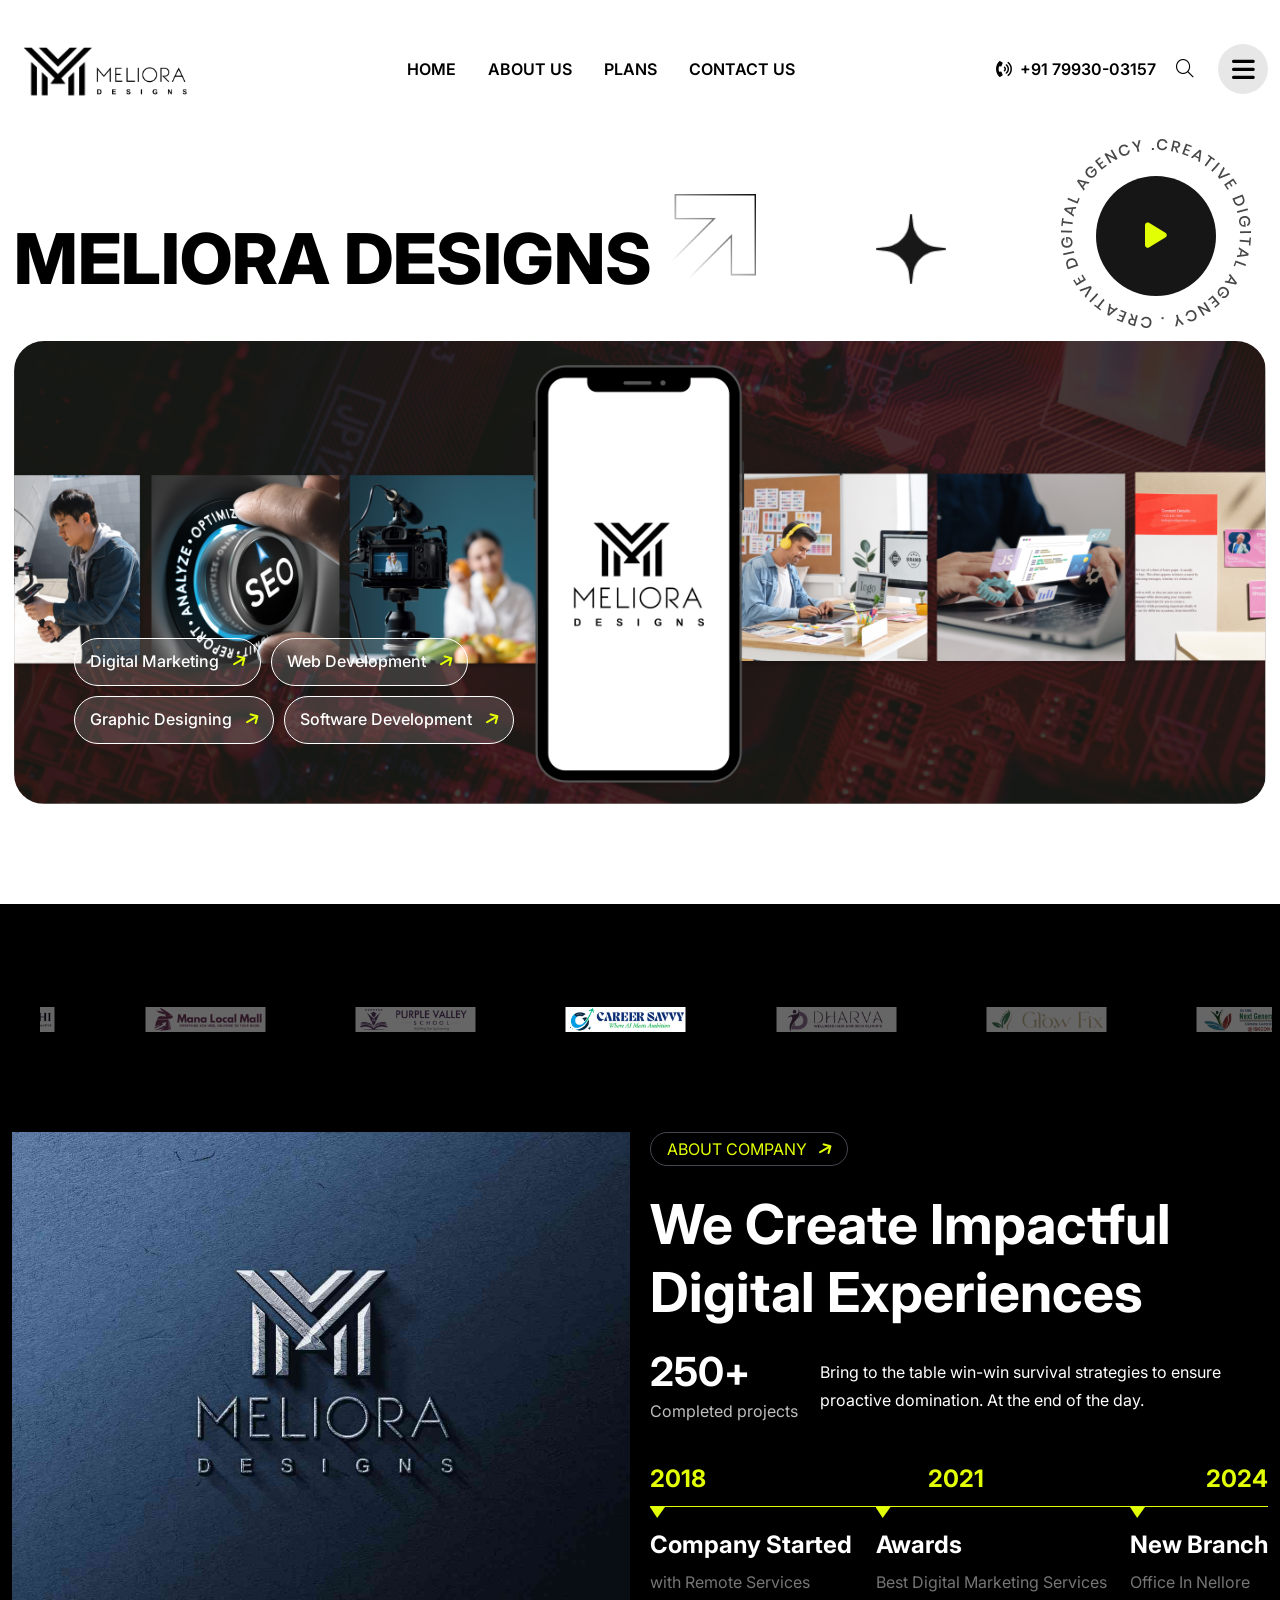
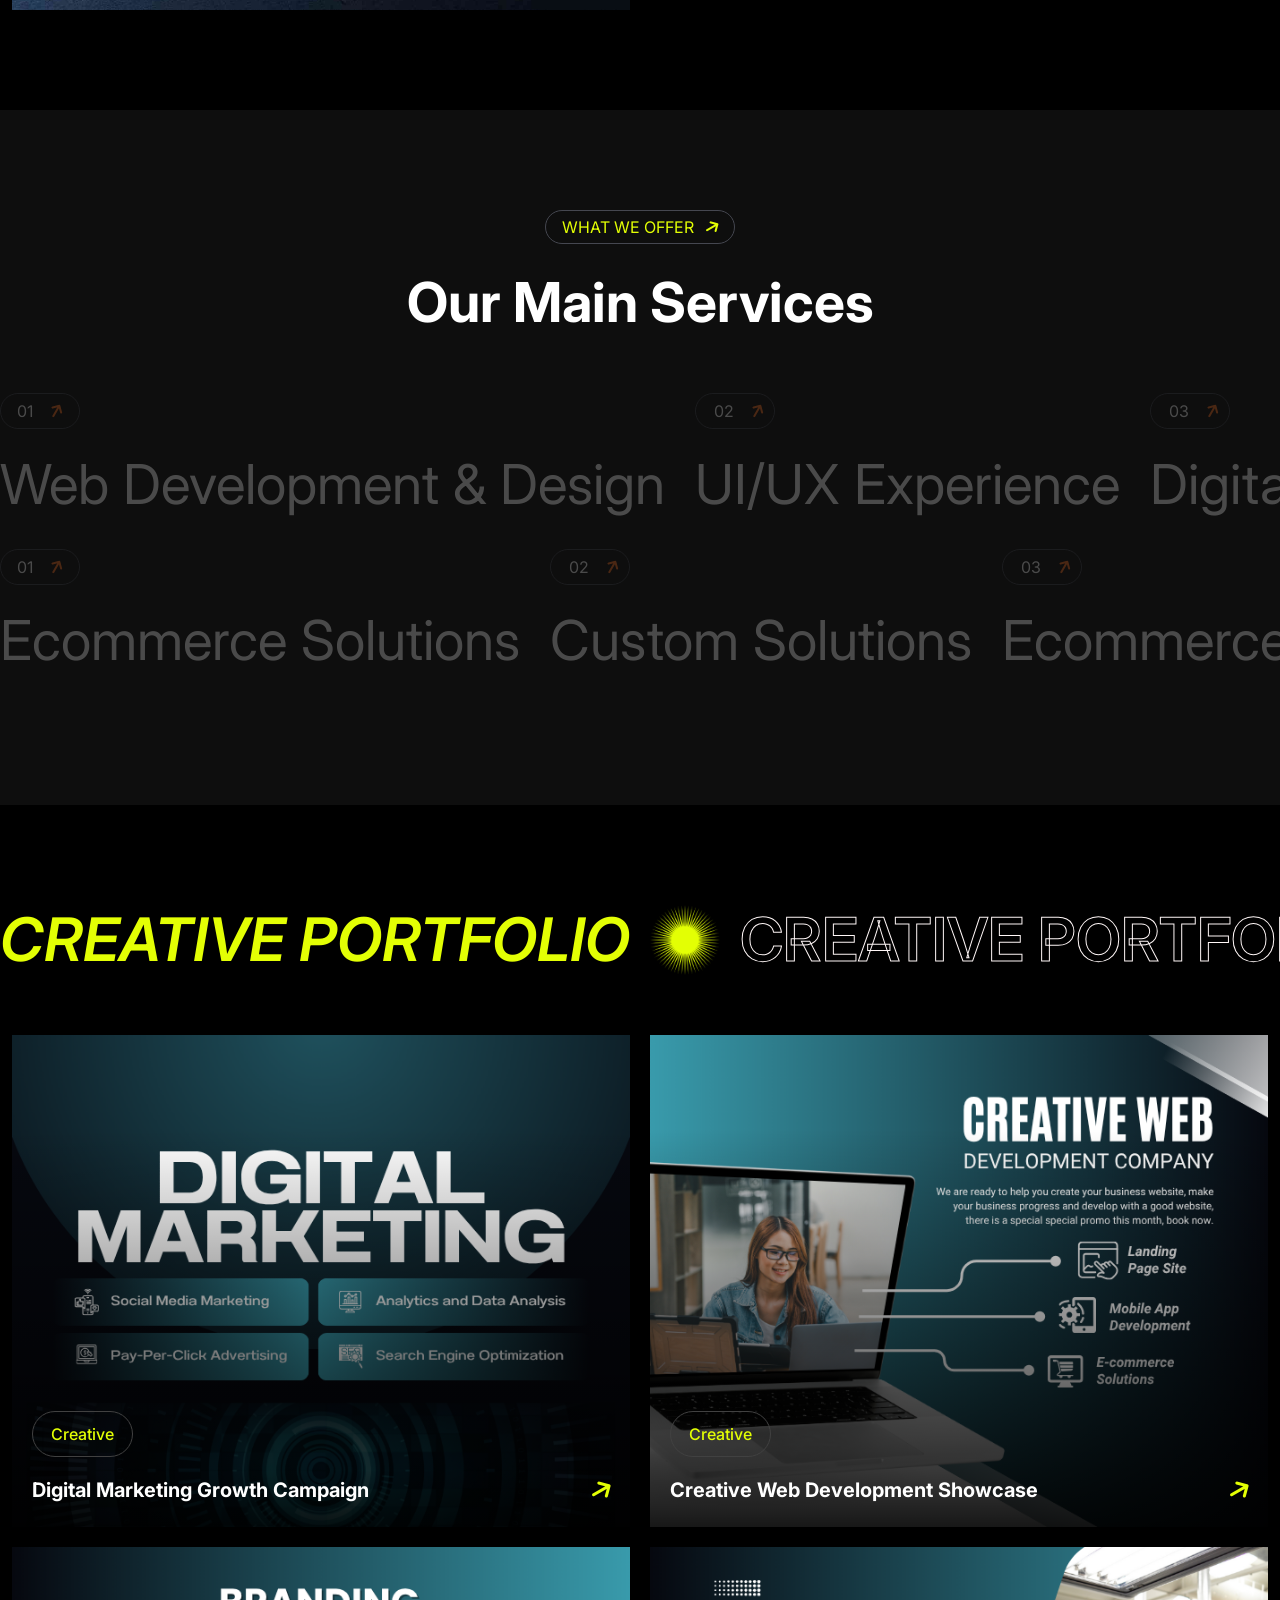
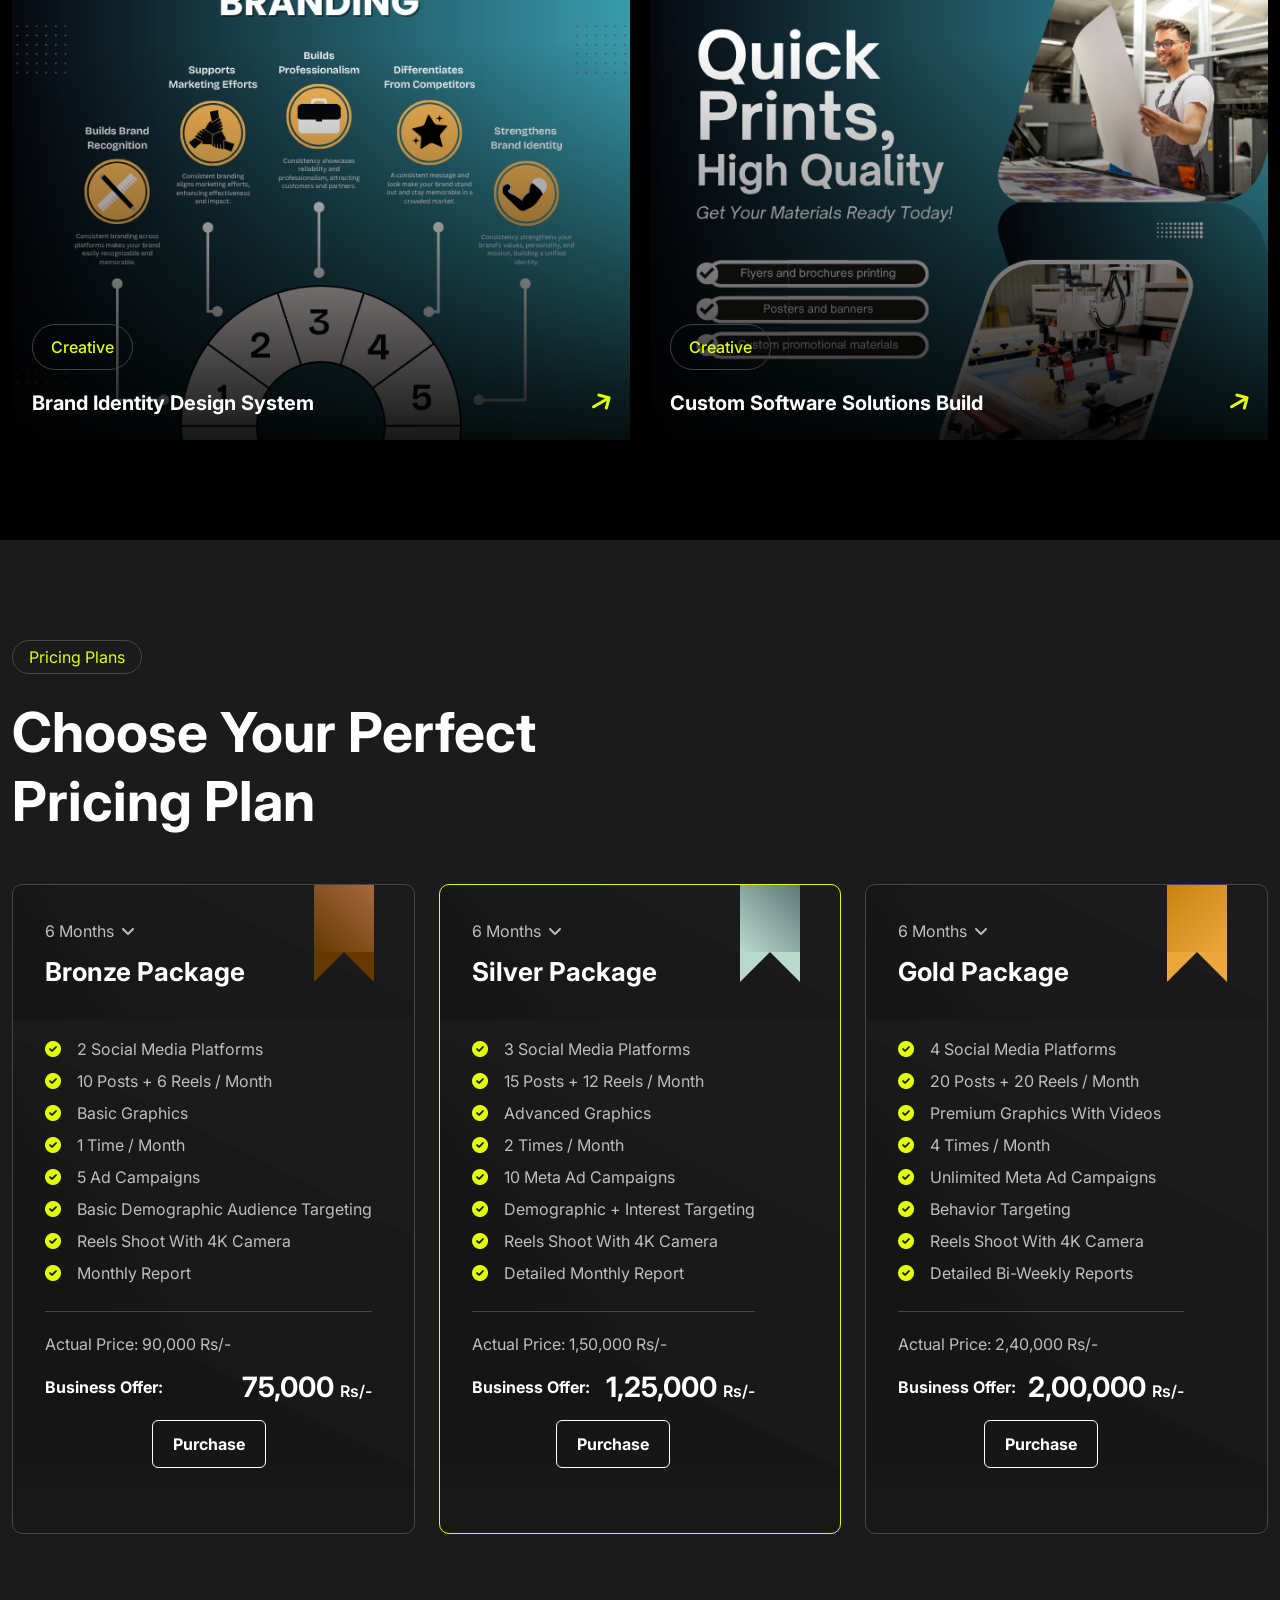
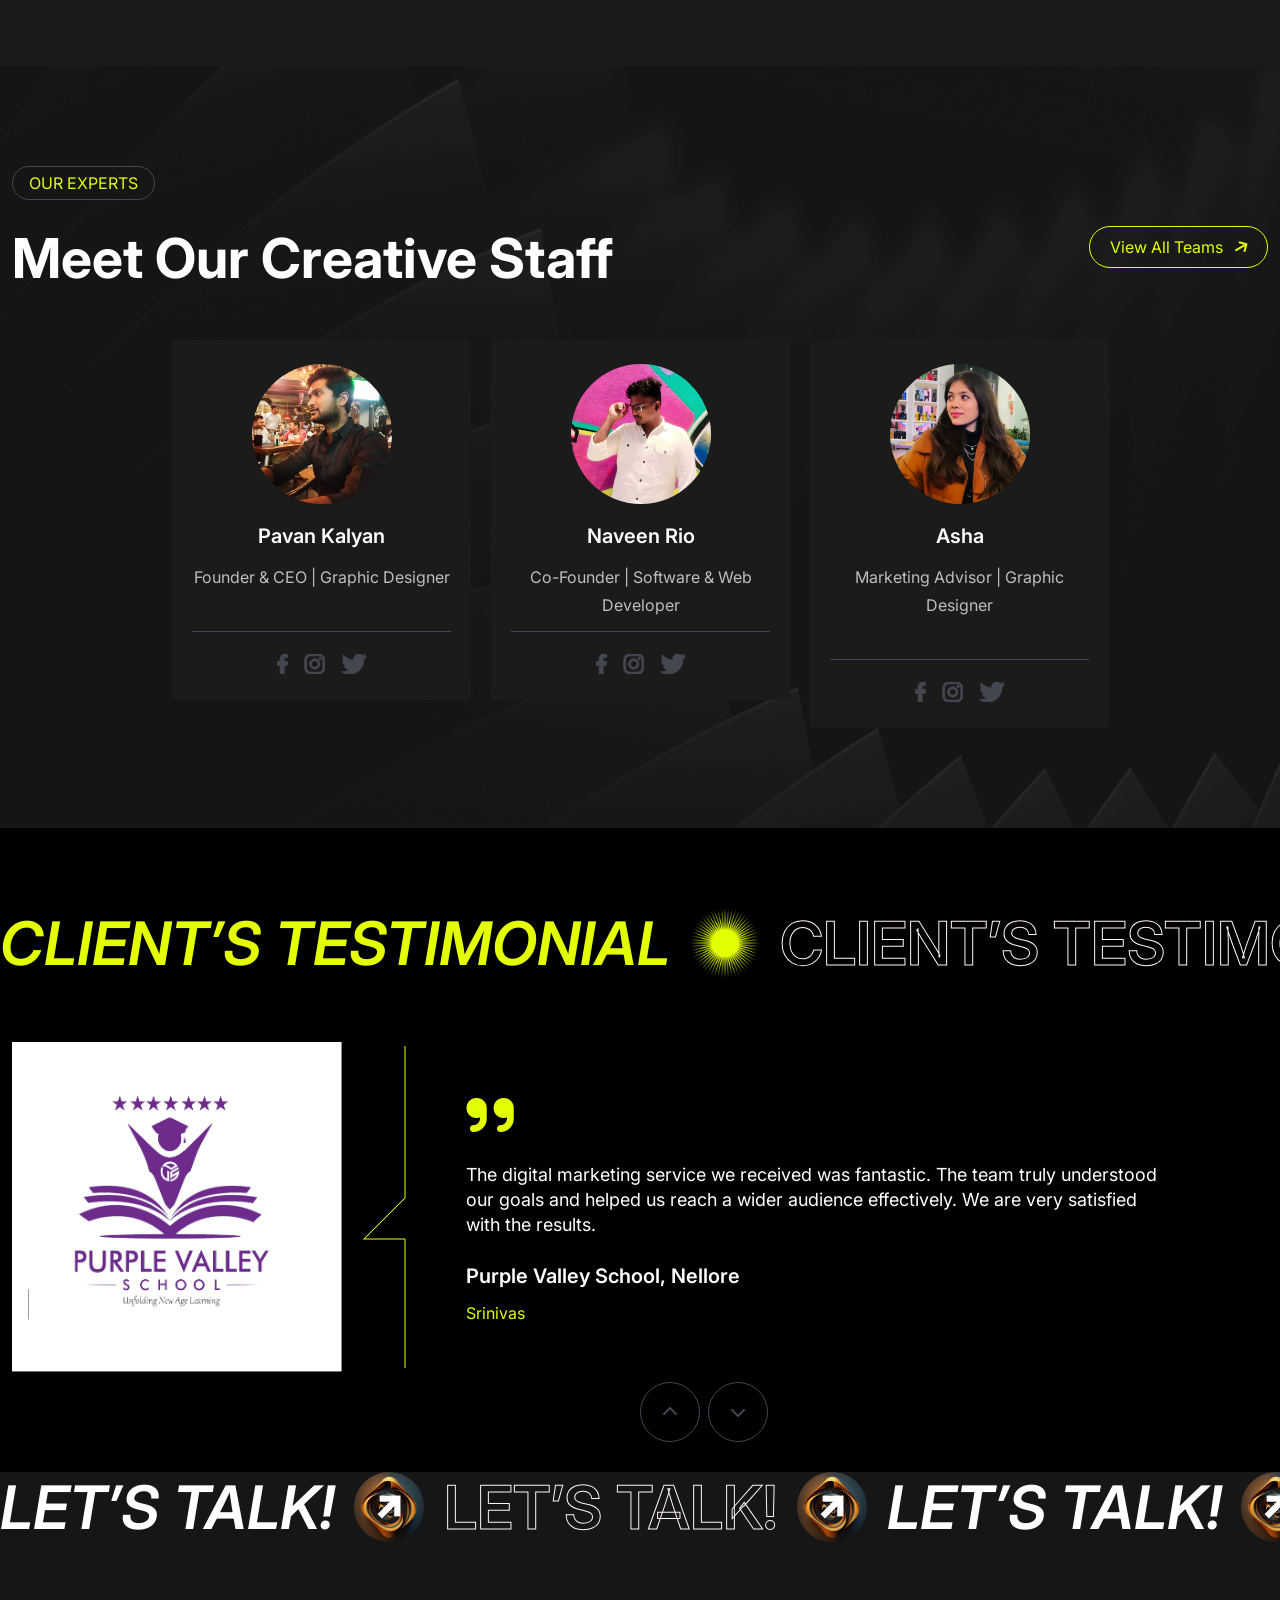
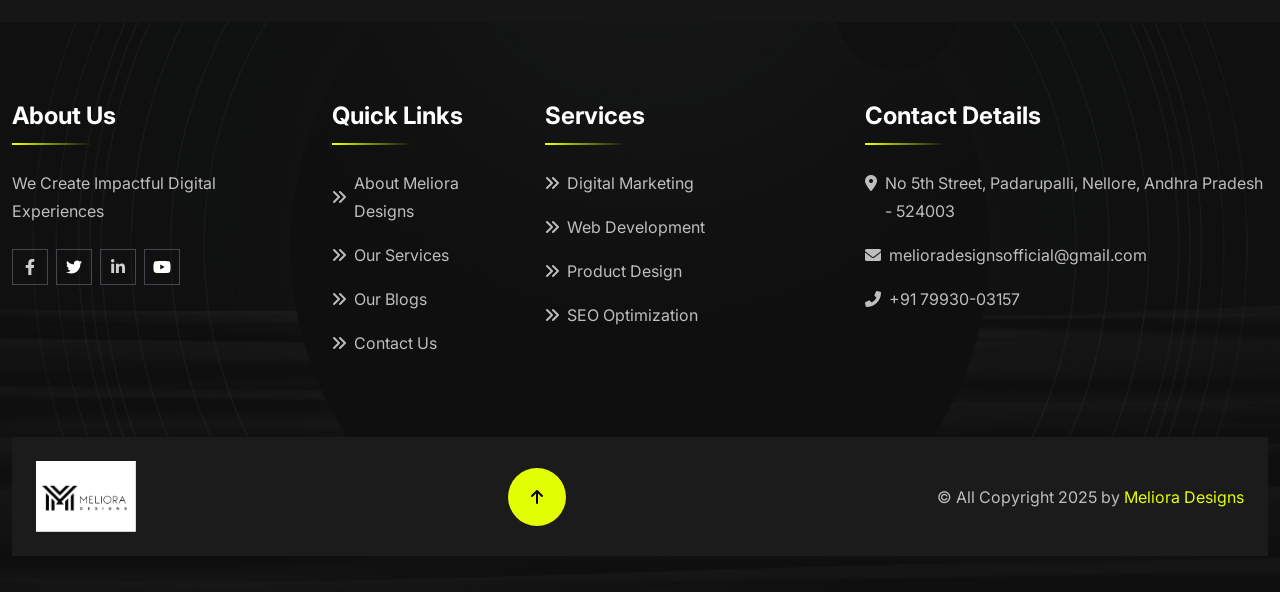
<file: index.html>
<!doctype html>
<html lang="en">

<!--<< Header Area >>-->
<head>
    <!-- == Meta Tags == -->
    <meta charset="UTF-8">
    <meta http-equiv="X-UA-Compatible" content="IE=edge">
    <meta name="viewport" content="width=device-width, initial-scale=1.0">
    <!-- Keywords -->
    <meta name="keywords" content="Meliora Designs, Meliora, Nellore">
    <!--  Description -->
    <meta name="description" content="Meliora Designs">
    <!-- == Page title == -->
    <title>Meliora Designs</title>
    <!-- Favicon/x-icon -->
    <link rel="shortcut icon" href="assets/img/logo/favicon.png" type="image/x-icon">
    <!-- Bootstrap Min 5.2.3 Css-->
    <link rel="stylesheet" href="assets/css/bootstrap.min.css">
    <!-- Fontawsome Icons Css-->
    <link rel="stylesheet" href="assets/css/all.min.css">
    <!-- Magnifiq Popup Css -->
    <link rel="stylesheet" href="assets/css/magnific-popup.css">
    <!-- Nice Select Css -->
    <link rel="stylesheet" href="assets/css/nice-select.css">
    <!-- Swiper Slider Css -->
    <link rel="stylesheet" href="assets/css/swiper.min.css">
    <!-- Aos Animation Css -->
    <link rel="stylesheet" href="assets/css/aos.css">
    <!-- Main css -->
    <link rel="stylesheet" href="assets/css/main.css">
    <style>
       /* The bronze ribbon */
        .ribbon {
            width: 60px;
            height: 100px;
            background: linear-gradient(45deg, #663901, #b87551);
            background: -webkit-radial-gradient(45deg, #663901, #b87551);
            background: -moz-radial-gradient(45deg, #663901, #b87551);
            background: -o-radial-gradient(45deg, #663901, #b87551) ;
            position: relative;
            right: -100px !important;
            top: -70px;
            animation: drop forwards 1.5s 1.5s cubic-bezier(0.165, 0.84, 0.44, 1);
        }

        .ribbon:before {
            content: '';
            position: absolute;
            z-index: 2;
            left: 0;
            bottom: -30px;
            border-left: 30px solid #663901;
            border-right: 30px solid #663901;
            border-bottom: 30px solid transparent;
        }

        .silver-ribbon {
            width: 60px;
            height: 100px;
            background: linear-gradient(45deg, #bad9cd, #455f63);
            background: -webkit-radial-gradient(45deg, #bad9cd, #455f63);
            background: -moz-radial-gradient(45deg, #bad9cd, #455f63);
            background: -o-radial-gradient(45deg, #bad9cd, #455f63); 
            position: relative;
            right: -120px !important;
            top: -70px;
            animation: drop forwards 1.5s 1.5s cubic-bezier(0.165, 0.84, 0.44, 1);
        }

        .silver-ribbon:before {
            content: '';
            position: absolute;
            z-index: 2;
            left: 0;
            bottom: -30px;
            border-left: 30px solid #bad9cd;
            border-right: 30px solid #bad9cd;
            border-bottom: 30px solid transparent;
        }

        .gold-ribbon {
            width: 60px;
            height: 100px;
            background: linear-gradient(315deg, #eba73c, #d69122, #bf7600);
            background: -webkit-radial-gradient(45deg, #eba73c, #bf7600);
            background: -moz-radial-gradient(45deg, #eba73c, #d69122);
            background: -o-radial-gradient(45deg, #d69122, #bf7600) ;
            position: relative;
            right: -140px !important;
            top: -70px;
            animation: drop forwards 1.5s 1.5s cubic-bezier(0.165, 0.84, 0.44, 1);
        }

        .gold-ribbon:before {
            content: '';
            position: absolute;
            z-index: 2;
            left: 0;
            bottom: -30px;
            border-left: 30px solid #eba73c; 
            border-right: 30px solid #eba73c; 
            border-bottom: 30px solid transparent;
        }

        .select{
            display: block !important;
            background-color: transparent;
            border: none;
            color: #fff;
        }
        .select option{
            background-color: #000;
            border: none;
        }
        .btn{
            display: flex;
            align-items: center;
            justify-content: center;
            border: none;
        }
        .btn .purchase-btn{
            color: white;
            font-size: 18px;
            font-weight: 700;
            padding: 8px 15px;
            border: 2px solid #ffffff;
            border-radius: 8px;
        }

        .btn .purchase-btn:hover{
            transform: scale(1);
            border: 2px solid #e2ff04;
            border-radius: 12px;
        }
        @keyframes drop {
        0% {
            top: -250px;
        }
        100% {
            top: -65px; /* Final position */
        }
        }

        /* Mobile adjustments */
        @media (max-width: 768px) {
            .ribbon, .silver-ribbon, .gold-ribbon {
                width: 45px; 
                height: 60px; 
                right: 3px;
                top: -42px;
                animation: drops forwards 0.8s 1s cubic-bezier(0.165, 0.84, 0.44, 1);
            }

            .ribbon:before {
                bottom: -21px; 
                border-left: 21px solid #663901; 
                border-right: 21px solid #663901; 
                border-bottom: 21px solid transparent;
            }
            .silver-ribbon:before {
                bottom: -21px; 
                border-left: 21px solid #bcc6cc; 
                border-right: 21px solid #bcc6cc; 
                border-bottom: 21px solid transparent; 
            }
            .gold-ribbon:before {
                bottom: -21px; 
                border-left: 21px solid #eba73c; 
                border-right: 21px solid #eba73c; 
                border-bottom: 21px solid transparent; 
            }

            @keyframes drops {
                0% {
                    top: -100px; 
                }
                100% {
                    top: 50px !important;
                }
            }
        }



    </style>
</head>

<body class="position-relative bg2-clr meliora-home">

    <!-- Preloader Start -->
    <div id="preloader" class="preloader">
        <div class="animation-preloader">
            <div class="spinner">
            </div>
            <div class="txt-loading">
                <span data-text-preloader="M" class="letters-loading">
                    M
                </span>
                <span data-text-preloader="E" class="letters-loading">
                    E
                </span>
                <span data-text-preloader="L" class="letters-loading">
                    L
                </span>
                <span data-text-preloader="I" class="letters-loading">
                    I
                </span>
                <span data-text-preloader="O" class="letters-loading">
                    O
                </span>
                <span data-text-preloader="R" class="letters-loading">
                    R
                </span>
                <span data-text-preloader="A" class="letters-loading">
                    A
                </span>
            </div>
            <p class="text-center">Loading</p>
        </div>
        <div class="loader">
            <div class="row">
                <div class="col-3 loader-section section-left">
                    <div class="bg"></div>
                </div>
                <div class="col-3 loader-section section-left">
                    <div class="bg"></div>
                </div>
                <div class="col-3 loader-section section-right">
                    <div class="bg"></div>
                </div>
                <div class="col-3 loader-section section-right">
                    <div class="bg"></div>
                </div>
            </div>
        </div>
    </div>

    <!-- Custom Header Start -->
    <header class="header-section header-sectionv2 py-lg-0 py-6">
        <div class="container">
            <div class="main-navbar">
                <nav class="navbar-custom">
                    <div class="d-lg-flex flex-xl-nowrap flex-wrap align-items-center justify-content-lg-between">
                        <div class="d-flex align-items-center justify-content-between">
                            <a href="index.html" class="brand-logo">
                                <img class="w-100" src="assets/img/logo/main-logo.svg" alt="logo">
                            </a>
                            <div class="d-flex align-items-center gap-xxl-5 gap-5">
                                <a href="javascript:void(0)" class="search-trigger search-icon d-lg-none d-block" aria-label="Open search">
                                    <i class="fal fa-search"></i>
                                </a>
                                <button class="navbar-toggle-btn d-block d-lg-none" type="button" aria-label="Open navigation menu">
                                    <span></span>
                                    <span></span>
                                    <span></span>
                                    <span></span>
                                </button>
                            </div>
                        </div>
                        <div class="navbar-toggle-item">
                            <ul id="ver1"
                                class="custom-nav d-lg-flex d-grid gap-xxl-10 gap-xl-8 gap-lg-5 gap-md-2 gap-2 pt-lg-0 pt-5">
                                <li class="menu-item position-relative">
                                    <a href="#" class="fw_500 contact-text">
                                        Home
                                    </a>
                                </li>
                                <li class="menu-item position-relative">
                                    <a href="about.html" class="fw_500 contact-text">
                                        About Us
                                    </a>
                                </li>
                                <li class="menu-item position-relative">
                                    <a href="pricing.html" class="fw_500 contact-text">
                                        Plans
                                    </a>
                                </li>
                                <li class="menu-item position-relative" hidden="true">
                                    <button class="position-relative  ps-5 fw_500 white-clr cus-z1">
                                        Pages
                                    </button>
                                    <ul class="sub-menu px-lg-4 py-xxl-3 py-2">
                                        <li class="menu-link py-1">
                                            <a href="about.html" class="fw_500 white-clr">About</a>
                                        </li>
                                        <li class="menu-link py-1">
                                            <a href="pricing.html" class="fw_500 white-clr">Pricing Plan</a>
                                        </li>
                                        <li class="menu-link py-1">
                                            <a href="study-grid.html" class="fw_500 white-clr">Case Study</a>
                                        </li>
                                        <li class="menu-link py-1">
                                            <a href="study-details.html" class="fw_500 white-clr">Case Study Details</a>
                                        </li>
                                        <li class="menu-link py-1">
                                            <a href="team.html" class="fw_500 white-clr">Team Grid</a>
                                        </li>
                                        <li class="menu-link py-1">
                                            <a href="team-details.html" class="fw_500 white-clr">Team Details</a>
                                        </li>
                                        <li class="menu-link py-1">
                                            <a href="faq.html" class="fw_500 white-clr">Faqs</a>
                                        </li>
                                        <li class="menu-link py-1">
                                            <a href="contact.html" class="fw_500 white-clr">Contact</a>
                                        </li>
                                        <li class="menu-link py-1">
                                            <a href="oops.html" class="fw_500 white-clr">Oops 404</a>
                                        </li>
                                    </ul>
                                </li>
                                <li class="menu-item position-relative" hidden="true">
                                    <button class="position-relative  ps-5 fw_500 white-clr cus-z1">
                                        Blog
                                    </button>
                                    <ul class="sub-menu px-lg-4 py-xxl-3 py-2">
                                        <li class="menu-link py-1">
                                            <a href="#" class="fw_500 white-clr">Blog Grid</a>
                                        </li>
                                        <li class="menu-link py-1">
                                            <a href="blog-list.html" class="fw_500 white-clr">Blog List</a>
                                        </li>
                                        <li class="menu-link py-1">
                                            <a href="blog-details.html" class="fw_500 white-clr">Blog Details</a>
                                        </li>
                                    </ul>
                                </li>
                                <li class="menu-item position-relative">
                                    <a href="contact.html" class="fw_500 contact-text">
                                        Contact Us
                                    </a>
                                </li>
                            </ul>
                        </div>
                        <div
                            class="d-lg-flex d-none d-grid justify-content-center ph-clickwrap align-items-center gap-xxl-7 gap-xl-6 gap-lg-5 gap-3">
                            <div id="ver2" class="search-shopcart d-flex gap-xxl-9 gap-xl-5 gap-3">
                                <a href="#" class="d-flex align-items-center gap-2">
                                    <i class="fa-solid fa-phone-volume"></i>
                                    +91 79930-03157
                                </a>
                                <a href="javascript:void(0)" class="search-trigger search-icon" aria-label="Open search">
                                    <i class="fal fa-search"></i>
                                </a>
                            </div>
                            <div class="remove-click remove-clickbg-adding d-center m-auto">
                                <i class="fas fa-bars"></i>
                            </div>
                        </div>
                    </div>
                </nav>
            </div>
        </div>
    </header>
    <!-- Custom Header End -->



    <!-- Custom Search Start -->
    <div class="search-wrap">
        <div class="search-inner">
            <i class="fas fa-times search-close" id="search-close"></i>
            <div class="search-cell">
                <form method="get">
                    <div class="search-field-holder">
                        <input type="search" class="main-search-input" placeholder="Search...">
                    </div>
                </form>
            </div>
        </div>
    </div>
    <!-- Custom Search End -->

    <!-- Main start -->
    <main class="main position-relative overflow-hidden" id="mains">

        <!-- Custom Line Shape -->
        <div class="line-shape cus-z-1 first w-100 h-100 d-flex flex-wrap"></div>
        <!-- Custom Line Shape -->

        <!-- Mobile Home Concept Start -->
        <section class="meliora-mobile-home" aria-label="Meliora Designs mobile homepage">
            <div class="meliora-mobile-hero">
                <img src="assets/img/banner/soft-star.png" alt="" class="meliora-mobile-star star-one">
                <img src="assets/img/banner/soft-star.png" alt="" class="meliora-mobile-star star-two">
                <img src="assets/img/banner/black-arrow.png" alt="" class="meliora-mobile-arrow">
                <div class="meliora-mobile-copy">
                    <h1>MELIORA<br>DESIGNS</h1>
                    <p>
                        Creative digital agency crafting bold ideas and
                        <span>powerful</span> experiences.
                    </p>
                </div>
                <div class="meliora-mobile-visual">
                    <img src="assets/img/banner/banner-2.png" alt="Meliora Designs digital services collage">
                    <div class="meliora-mobile-dots" aria-label="Hero slide 1 of 3">
                        <span class="active"></span>
                        <span></span>
                        <span></span>
                    </div>
                </div>
            </div>

            <div class="meliora-mobile-services" id="mobile-services">
                <div class="meliora-mobile-kicker">
                    <span></span>
                    What We Do
                </div>
                <h2>Digital Solutions That Drive Growth</h2>
                <div class="meliora-mobile-service-grid">
                    <a href="service.html" class="meliora-service-card" aria-label="View Digital Marketing service">
                        <span class="meliora-service-icon"><i class="fa-solid fa-bullhorn"></i></span>
                        <span class="meliora-service-copy">
                            <strong>Digital Marketing</strong>
                            <small>Reach the right audience with smart strategies.</small>
                        </span>
                        <span class="meliora-service-arrow"><i class="fas fa-arrow-up"></i></span>
                    </a>
                    <a href="service.html" class="meliora-service-card" aria-label="View Web Development service">
                        <span class="meliora-service-icon"><i class="fa-solid fa-laptop-code"></i></span>
                        <span class="meliora-service-copy">
                            <strong>Web Development</strong>
                            <small>Fast, responsive and scalable websites.</small>
                        </span>
                        <span class="meliora-service-arrow"><i class="fas fa-arrow-up"></i></span>
                    </a>
                    <a href="service.html" class="meliora-service-card" aria-label="View Graphic Designing service">
                        <span class="meliora-service-icon"><i class="fa-solid fa-pen-nib"></i></span>
                        <span class="meliora-service-copy">
                            <strong>Graphic Designing</strong>
                            <small>Visual identities that speak for your brand.</small>
                        </span>
                        <span class="meliora-service-arrow"><i class="fas fa-arrow-up"></i></span>
                    </a>
                    <a href="service.html" class="meliora-service-card" aria-label="View Software Development service">
                        <span class="meliora-service-icon"><i class="fa-solid fa-display"></i></span>
                        <span class="meliora-service-copy">
                            <strong>Software Development</strong>
                            <small>Custom software built for your business.</small>
                        </span>
                        <span class="meliora-service-arrow"><i class="fas fa-arrow-up"></i></span>
                    </a>
                </div>
            </div>

            <div class="meliora-mobile-cta">
                <div class="meliora-cta-mark">
                    <img src="assets/img/banner/bn2-text.png" alt="">
                    <span><i class="fas fa-arrow-up"></i></span>
                </div>
                <div class="meliora-cta-copy">
                    <div class="meliora-cta-kicker">
                        <img src="assets/img/banner/soft-star.png" alt="">
                        Ready To Elevate?
                    </div>
                    <h2>Let's Build Your Brand</h2>
                    <p>Powerful ideas. Smart execution. Real results.</p>
                    <a href="pricing.html">
                        View Plans
                        <i class="fas fa-arrow-up"></i>
                    </a>
                </div>
                <img src="assets/img/element/cmn-dost.png" alt="" class="meliora-cta-dots">
            </div>

            <div class="meliora-mobile-bottom">
                <a href="tel:+917993003157" aria-label="Call Meliora Designs">
                    <span><i class="fa-solid fa-phone"></i></span>
                    +91 79930-03157
                </a>
                <i class="meliora-bottom-divider" aria-hidden="true"></i>
                <a href="#mobile-services" aria-label="Scroll to services">
                    Scroll to explore more
                    <i class="fas fa-arrow-down"></i>
                </a>
            </div>
        </section>
        <!-- Mobile Home Concept End -->

        <!-- Hero Section Version0 -->
        <section class="hero-section-version2 position-relative">
            <div class="container">
                <div class="hero-v2-content">
                    <h1 class="black-clr" data-aos="zoom-in" data-aos-duration="1500">
                        <span class="black-clr" style="color: black !important;">
                            MELIORA Designs
                        </span>
                        <span class="text-adjust position-relative d-inline-flex align-items-center">
                            <img src="assets/img/banner/black-arrow.png" alt="img">
                            <span class="black-clr">
                                
                            </span>
                            <img src="assets/img/banner/soft-star.png" alt="img" class="soft-star1">
                        </span>
                    </h1>
                    <a href="https://www.youtube.com/watch?v=lMJImKo-eZU" class="video-popup step-textcircle">
                        <span class="icon d-center radius100">
                            <i class="fas fa-play"></i>
                        </span>
                        <img src="assets/img/banner/bn2-text.png" alt="img" class="step-circle">
                    </a>
                </div>
                <div class="banner-v2-thumb position-relative">
                    <img src="assets/img/banner/banner-2.png" alt="img">
                    <ul class="hero-tag">
                        <li>
                            <a href="#">
                                Digital Marketing
                                <span class="rot60">
                                    <i class="fas fa-arrow-up theme-clr"></i>
                                </span>
                            </a>
                        </li>
                        <li>
                            <a href="#">
                                Web Development
                                <span class="rot60">
                                    <i class="fas fa-arrow-up theme-clr"></i>
                                </span>
                            </a>
                        </li>
                        <li>
                            <a href="#">
                                Graphic Designing
                                <span class="rot60">
                                    <i class="fas fa-arrow-up theme-clr"></i>
                                </span>
                            </a>
                        </li>
                        <li>
                            <a href="#">
                                Software Development
                                <span class="rot60">
                                    <i class="fas fa-arrow-up theme-clr"></i>
                                </span>
                            </a>
                        </li>
                        
                        <li hidden>
                            <a href="#">
                                Professional ADS Making
                                <span class="rot60">
                                    <i class="fas fa-arrow-up theme-clr"></i>
                                </span>
                            </a>
                        </li>
                    </ul>
                    <div class="thumb-content" data-aos="zoom-in-up" data-aos-duration="1800" data-aos-delay="7" hidden="true">
                        <p class="black-clr mb-xxl-4 mb-xl-3 mb-lg-3 mb-md-2 mb-2">
                            "Empower your brand with innovative digital strategies for unparalleled growth and success."
                        </p>
                        <a href="about.html" class="explore-more black-clr d-inline-flex align-items-center gap-2">
                            Explore More
                            <span class="rot60">
                                <i class="fas fa-arrow-up"></i>
                            </span>
                        </a>
                    </div>
                </div>
            </div>
            <!-- Element -->
            <img src="assets/img/banner/soft-star.png" alt="img" class="soft-star2">
        </section>
        <!-- Hero Section Version0 -->

        <!-- Sponsor Start -->
        <div class="sponsor-section blackbg pt-space">
            <div class="sponsor-wrap ps-sm-10 ps-2 pe-2">
                <div class="swiper trusted-inner">
                    <div class="swiper-wrapper">
                        <div class="swiper-slide">
                            <a href="javascript:void(0)" class="brand-image">
                                <img src="assets/img/client/c1.png" alt="img">
                            </a>
                        </div>
                        <div class="swiper-slide">
                            <a href="javascript:void(0)" class="brand-image">
                                <img src="assets/img/client/c2.png" alt="img">
                            </a>
                        </div>
                        <div class="swiper-slide">
                            <a href="javascript:void(0)" class="brand-image">
                                <img src="assets/img/client/c3.png" alt="img">
                            </a>
                        </div>
                        <div class="swiper-slide">
                            <a href="javascript:void(0)" class="brand-image">
                                <img src="assets/img/client/c4.png" alt="img">
                            </a>
                        </div>
                        <div class="swiper-slide">
                            <a href="javascript:void(0)" class="brand-image">
                                <img src="assets/img/client/c5.png" alt="img">
                            </a>
                        </div>
                        <div class="swiper-slide">
                            <a href="javascript:void(0)" class="brand-image">
                                <img src="assets/img/client/c6.png" alt="img">
                            </a>
                        </div>
                        <div class="swiper-slide">
                            <a href="javascript:void(0)" class="brand-image">
                                <img src="assets/img/client/c7.png" alt="img">
                            </a>
                        </div>
                        <div class="swiper-slide">
                            <a href="javascript:void(0)" class="brand-image">
                                <img src="assets/img/client/c8.png" alt="img">
                            </a>
                        </div>
                        <div class="swiper-slide">
                            <a href="javascript:void(0)" class="brand-image">
                                <img src="assets/img/client/c9.png" alt="img">
                            </a>
                        </div>
                        <div class="swiper-slide">
                            <a href="javascript:void(0)" class="brand-image">
                                <img src="assets/img/client/c10.png" alt="img">
                            </a>
                        </div>
                    </div>
                </div>
            </div>
        </div>
        <!-- Sponsor End -->

        <!-- About v02 Start -->
        <section class="about-product blackbg pt-space pb-space">
            <div class="container">
                <div class="row g-xxl-7 g-lg-5 g-7">
                    <div class="col-lg-6">
                        <div class="about-product-thumb w-100" data-aos="zoom-in" data-aos-duration="2000">
                            <img src="assets/img/banner/Untitleddesign25.jpeg" alt="img" class="w-100">
                        </div>
                    </div>
                    <div class="col-lg-6">
                        <div class="about-product-content about-content-v02 ps-xxl-10">
                            <div class="pricing-title">
                                <div class="radius-btn text-uppercase cmn-border d-inline-flex radius100 py-xxl-3 py-2 px-xxl-4 px-4 theme-clr gap-xxl-4 gap-3 mb-xxl-7 mb-xl-6 mb-5"
                                    data-aos="fade-up-right" data-aos-duration="1500">
                                    ABOUT COMPANY
                                    <span class="rot60">
                                        <i class="fas fa-arrow-up theme-clr"></i>
                                    </span>
                                </div>
                                <h2 class="stitle mb-xxl-8 mb-xl-7 mb-xl-5 mb-4" data-aos="fade-up"
                                    data-aos-duration="1600">
                                    We Create Impactful
                                    Digital Experiences
                                </h2>
                                <div class="d-flex flex-sm-nowrap flex-wrap align-items-center gap-xxl-10 gap-7 gap-md-5 gap-4 mb-xxl-11 mb-xl-10 mb-lg-9 mb-md-7 mb-6"
                                    data-aos="fade-up" data-aos-duration="1900">
                                    <div class="about-count">
                                        <h2>
                                            <span class="count">250</span>
                                            <span>+</span>
                                        </h2>
                                        <span class="pra-clr">
                                            Completed projects
                                        </span>
                                    </div>
                                    <p>
                                        Bring to the table win-win survival strategies to ensure proactive domination.
                                        At
                                        the end of the day.
                                    </p>
                                </div>
                                <div class="discover-dating" data-aos="fade-up" data-aos-duration="2200">
                                    <div
                                        class="allyear d-flex align-items-center justify-content-between mb-xxl-4 mb-xl-3">
                                        <h5 class="fw-medium theme-clr">
                                            2018
                                        </h5>
                                        <h5 class="fw-medium theme-clr">
                                            2021
                                        </h5>
                                        <h5 class="fw-medium theme-clr">
                                            2024
                                        </h5>
                                    </div>
                                    <div class="allyear-content d-flex justify-content-between">
                                        <div class="allyear-item">
                                            <h5 class="white-clr mb-xxl-3 mb-2">
                                                Company Started
                                            </h5>
                                            <span class="spantext-clr">
                                                with Remote Services
                                            </span>
                                        </div>
                                        <div class="allyear-item">
                                            <h5 class="white-clr mb-xxl-3 mb-2">
                                                Awards
                                            </h5>
                                            <span class="spantext-clr">
                                                Best Digital Marketing Services
                                            </span>
                                        </div>
                                        <div class="allyear-item">
                                            <h5 class="white-clr mb-xxl-3 mb-2">
                                                New Branch
                                            </h5>
                                            <span class="spantext-clr">
                                                Office In Nellore
                                            </span>
                                        </div>
                                    </div>
                                </div>
                            </div>
                        </div>
                    </div>
                </div>
            </div>
        </section>
        <!-- About v02 End -->

        <div class="team-staft-slidewrap pt-space team-staft-slidewrap011 pb-space">
            <div class="container">
                <div class="pricing-title position-relative text-center mb-xxl-15 mb-14">
                    <div
                        class="radius-btn text-uppercase cmn-border d-inline-flex radius100 py-xxl-3 py-2 px-xxl-5 px-4 theme-clr gap-xxl-4 gap-3 mb-xxl-8 mb-xl-6 mb-5">
                        WHAT WE OFFER
                        <span class="rot60">
                            <i class="fas fa-arrow-up theme-clr"></i>
                        </span>
                    </div>
                    <h2 class="stitle">
                        our main services
                    </h2>
                </div>
            </div>
            <div class="digital-marketing mb-lg-0 mb-10">
                <div class="comm">
                    <div class="cmn-textslide d-grid position-relative">
                        <span
                            class="d-flex justify-content-center serial-badge align-items-center gap-4 cmn-border radius100 white-clr">
                            01
                            <span class="rot60 d-inline-block theme-clr">
                                <i class="fa-solid fa-arrow-right"></i>
                            </span>
                        </span>
                        Web Development & Design
                        <span class="digital-thumb">
                            <img src="assets/img/service/round.png" alt="img">
                        </span>
                    </div>
                    <div class="cmn-textslide d-grid position-relative">
                        <span class="d-flex serial-badge align-items-center gap-4 cmn-border radius100 white-clr">
                            02
                            <span class="rot60 d-inline-block theme-clr">
                                <i class="fa-solid fa-arrow-right"></i>
                            </span>
                        </span>
                        UI/UX Experience
                        <span class="digital-thumb">
                            <img src="assets/img/service/round.png" alt="img">
                        </span>
                    </div>
                    <div class="cmn-textslide d-grid position-relative">
                        <span class="d-flex serial-badge align-items-center gap-4 cmn-border radius100 white-clr">
                            03
                            <span class="rot60 d-inline-block theme-clr">
                                <i class="fa-solid fa-arrow-right"></i>
                            </span>
                        </span>
                        Digital Marketing
                        <span class="digital-thumb">
                            <img src="assets/img/service/round.png" alt="img">
                        </span>
                    </div>
                </div>
                <div class="comm">
                    <div class="cmn-textslide d-grid position-relative">
                        <span
                            class="d-flex justify-content-center serial-badge align-items-center gap-4 cmn-border radius100 white-clr">
                            04
                            <span class="rot60 d-inline-block theme-clr">
                                <i class="fa-solid fa-arrow-right"></i>
                            </span>
                        </span>
                        Product Design
                        <span class="digital-thumb">
                            <img src="assets/img/service/round.png" alt="img">
                        </span>
                    </div>
                    <div class="cmn-textslide d-grid position-relative">
                        <span class="d-flex serial-badge align-items-center gap-4 cmn-border radius100 white-clr">
                            05
                            <span class="rot60 d-inline-block theme-clr">
                                <i class="fa-solid fa-arrow-right"></i>
                            </span>
                        </span>
                        UI/UX Experience
                        <span class="digital-thumb">
                            <img src="assets/img/service/round.png" alt="img">
                        </span>
                    </div>
                    <div class="cmn-textslide d-grid position-relative">
                        <span class="d-flex serial-badge align-items-center gap-4 cmn-border radius100 white-clr">
                            06
                            <span class="rot60 d-inline-block theme-clr">
                                <i class="fa-solid fa-arrow-right"></i>
                            </span>
                        </span>
                        Digital Marketing
                        <span class="digital-thumb">
                            <img src="assets/img/service/round.png" alt="img">
                        </span>
                    </div>
                </div>
            </div>
            <div class="digital-marketing text-slie-reverse">
                <div class="comm">
                    <div class="cmn-textslide d-grid position-relative">
                        <span
                            class="d-flex justify-content-center serial-badge align-items-center gap-4 cmn-border radius100 white-clr">
                            01
                            <span class="rot60 d-inline-block theme-clr">
                                <i class="fa-solid fa-arrow-right"></i>
                            </span>
                        </span>
                        Ecommerce Solutions
                        <span class="digital-thumb">
                            <img src="assets/img/service/round.png" alt="img">
                        </span>
                    </div>
                    <div class="cmn-textslide d-grid position-relative">
                        <span class="d-flex serial-badge align-items-center gap-4 cmn-border radius100 white-clr">
                            02
                            <span class="rot60 d-inline-block theme-clr">
                                <i class="fa-solid fa-arrow-right"></i>
                            </span>
                        </span>
                        Custom Solutions
                        <span class="digital-thumb">
                            <img src="assets/img/service/round.png" alt="img">
                        </span>
                    </div>
                    <div class="cmn-textslide d-grid position-relative">
                        <span class="d-flex serial-badge align-items-center gap-4 cmn-border radius100 white-clr">
                            03
                            <span class="rot60 d-inline-block theme-clr">
                                <i class="fa-solid fa-arrow-right"></i>
                            </span>
                        </span>
                        Ecommerce
                        <span class="digital-thumb">
                            <img src="assets/img/service/round.png" alt="img">
                        </span>
                    </div>
                </div>
                <div class="comm">
                    <div class="cmn-textslide d-grid position-relative">
                        <span
                            class="d-flex justify-content-center serial-badge align-items-center gap-4 cmn-border radius100 white-clr">
                            04
                            <span class="rot60 d-inline-block theme-clr">
                                <i class="fa-solid fa-arrow-right"></i>
                            </span>
                        </span>
                        Custom Solutions
                        <span class="digital-thumb">
                            <img src="assets/img/service/round.png" alt="img">
                        </span>
                    </div>
                    <div class="cmn-textslide d-grid position-relative">
                        <span class="d-flex serial-badge align-items-center gap-4 cmn-border radius100 white-clr">
                            05
                            <span class="rot60 d-inline-block theme-clr">
                                <i class="fa-solid fa-arrow-right"></i>
                            </span>
                        </span>
                        Mobile app
                        <span class="digital-thumb">
                            <img src="assets/img/service/round.png" alt="img">
                        </span>
                    </div>
                    <div class="cmn-textslide d-grid position-relative">
                        <span class="d-flex serial-badge align-items-center gap-4 cmn-border radius100 white-clr">
                            06
                            <span class="rot60 d-inline-block theme-clr">
                                <i class="fa-solid fa-arrow-right"></i>
                            </span>
                        </span>
                        Creative Design
                        <span class="digital-thumb">
                            <img src="assets/img/service/round.png" alt="img">
                        </span>
                    </div>
                </div>
            </div>
        </div>

        <!-- Text SLider Start -->
        <div class="digital-solution pt-space testi-italic blackbg pb-lg-15 pb-14">
            <div class="mycustom-marque">
                <div class="scrolling-wrap">
                    <div class="comm">
                        <div class="cmn-textslide textitalick theme-clr">CREATIVE portfolio</div>
                        <div><img src="assets/img/client/text-slide.png" alt="img"></div>
                        <div class="cmn-textslide text-custom-storke">CREATIVE portfolio</div>
                        <div class="cmn-textslide textitalick theme-clr">CREATIVE portfolio</div>
                        <div><img src="assets/img/client/text-slide.png" alt="img"></div>
                        <div class="cmn-textslide text-custom-storke">CREATIVE portfolio</div>
                    </div>
                    <div class="comm">
                        <div class="cmn-textslide textitalick theme-clr">CREATIVE portfolio</div>
                        <div><img src="assets/img/client/text-slide.png" alt="img"></div>
                        <div class="cmn-textslide text-custom-storke">CREATIVE portfolio</div>
                        <div class="cmn-textslide textitalick theme-clr">CREATIVE portfolio</div>
                        <div><img src="assets/img/client/text-slide.png" alt="img"></div>
                        <div class="cmn-textslide text-custom-storke">CREATIVE portfolio</div>
                    </div>
                </div>
            </div>
        </div>
        <!-- Text Slider End -->

        <!-- Case Studyv01 Start -->
        <section class="case-study-vsesion01 blackbg pb-space">
            <div class="container">
                <div class="row g-xxl-7 g-xl-5 g-4">
                    <div class="col-lg-6 col-md-6" data-aos="zoom-in-left" data-aos-duration="1400">
                        <div class="blog-widget-item blog-widget-item-022">
                            <div class="thumb position-relative w-100 overflow-hidden">
                                <img src="assets/img/case/study-grid1.png" alt="img" class="w-100 overflow-hidden">
                                <div class="blog-cont">
                                    <span class="tag-cmn mb-xxl-6 mb-4">
                                        Creative
                                    </span>
                                    <h5>
                                        <a href="study-details.html"
                                            class="white-clr d-flex align-items-center justify-content-between gap-3">
                                            <span class="texts">
                                                Digital Marketing Growth Campaign
                                            </span>
                                            <span class="rot60">
                                                <i class="fas fa-arrow-up theme-clr"></i>
                                            </span>
                                        </a>
                                    </h5>
                                </div>
                            </div>
                        </div>
                    </div>
                    <div class="col-lg-6 col-md-6" data-aos="zoom-in-left" data-aos-duration="1500">
                        <div class="blog-widget-item blog-widget-item-022">
                            <div class="thumb position-relative w-100 overflow-hidden">
                                <img src="assets/img/case/study-grid2.png" alt="img" class="w-100 overflow-hidden">
                                <div class="blog-cont">
                                    <span class="tag-cmn mb-xxl-6 mb-4">
                                        Creative
                                    </span>
                                    <h5>
                                        <a href="study-details.html"
                                            class="white-clr d-flex align-items-center justify-content-between gap-3">
                                            <span class="texts">
                                                Creative Web Development Showcase
                                            </span>
                                            <span class="rot60">
                                                <i class="fas fa-arrow-up theme-clr"></i>
                                            </span>
                                        </a>
                                    </h5>
                                </div>
                            </div>
                        </div>
                    </div>
                    <div class="col-lg-6 col-md-6" data-aos="zoom-in-left" data-aos-duration="1600">
                        <div class="blog-widget-item blog-widget-item-022">
                            <div class="thumb position-relative w-100 overflow-hidden">
                                <img src="assets/img/case/case-grid11.png" alt="img" class="w-100 overflow-hidden">
                                <div class="blog-cont">
                                    <span class="tag-cmn mb-xxl-6 mb-4">
                                        Creative
                                    </span>
                                    <h5>
                                        <a href="study-details.html"
                                            class="white-clr d-flex align-items-center justify-content-between gap-3">
                                            <span class="texts">
                                                Brand Identity Design System
                                            </span>
                                            <span class="rot60">
                                                <i class="fas fa-arrow-up theme-clr"></i>
                                            </span>
                                        </a>
                                    </h5>
                                </div>
                            </div>
                        </div>
                    </div>
                    <div class="col-lg-6 col-md-6" data-aos="zoom-in-left" data-aos-duration="1700">
                        <div class="blog-widget-item blog-widget-item-022">
                            <div class="thumb position-relative w-100 overflow-hidden">
                                <img src="assets/img/case/case-grid22.png" alt="img" class="w-100 overflow-hidden">
                                <div class="blog-cont">
                                    <span class="tag-cmn mb-xxl-6 mb-4">
                                        Creative
                                    </span>
                                    <h5>
                                        <a href="study-details.html"
                                            class="white-clr d-flex align-items-center justify-content-between gap-3">
                                            <span class="texts">
                                                Custom Software Solutions Build
                                            </span>
                                            <span class="rot60">
                                                <i class="fas fa-arrow-up theme-clr"></i>
                                            </span>
                                        </a>
                                    </h5>
                                </div>
                            </div>
                        </div>
                    </div>
                </div>
            </div>
        </section>
        <!-- Case Studyv01 End -->

                <!-- Pricing Start -->
        <section class="pricing-section pt-space pb-space position-relative">
            <div class="container">
                <div class="pricing-title mb-xxl-15 mb-xl-12 mb-lg-10 mb-md-9 mb-sm-8 mb-7">
                    <div class="radius-btn cmn-border text-capitalize d-inline-flex radius100 py-xxl-2 py-2 px-xxl-4 px-4 theme-clr gap-xxl-4 gap-3 mb-xxl-8 mb-xl-6 mb-5">
                        pricing plans
                    </div>
                    <h2 class="stitle">
                        Choose Your Perfect <br> Pricing Plan
                    </h2>
                </div>

                <div class="pricing-custom-wrap mb-lg-8 mb-6">
                    <div class="row g-xxl-7 g-lg-6 g-4 justify-content-center">
                        <div class="col-lg-4 col-md-6">
                            <div class="mpricing-item other-pricing-item package-card p-xxl-10 p-xl-8 p-5">
                                <div class="pricinge-head package-card-head mt-0 d-flex align-items-start justify-content-between">
                                    <div class="box">
                                        <span class="package-duration pra-clr">6 Months <i class="fas fa-angle-down"></i></span>
                                        <h4 class="white-clr mb-xxl-5 mb-xl-4 mb-4">Bronze Package</h4>
                                    </div>
                                    <div class="ribbon"></div>
                                </div>
                                <div class="pricing-list-right package-card-body w-100">
                                    <ul class="pricing-list d-grid gap-xxl-2 gap-1">
                                            <li class="d-flex align-items-center gap-xxl-5 gap-xl-4 gap-lg-3 gap-2">
                                                <i class="fas fa-check-circle theme-clr"></i>
                                                <span class="pra-clr">2 Social Media Platforms</span>
                                            </li>
                                            <li class="d-flex align-items-center gap-xxl-5 gap-xl-4 gap-lg-3 gap-2">
                                                <i class="fas fa-check-circle theme-clr"></i>
                                                <span class="pra-clr">10 Posts + 6 Reels / Month</span>
                                            </li>
                                            <li class="d-flex align-items-center gap-xxl-5 gap-xl-4 gap-lg-3 gap-2">
                                                <i class="fas fa-check-circle theme-clr"></i>
                                                <span class="pra-clr">Basic Graphics</span>
                                            </li>
                                            <li class="d-flex align-items-center gap-xxl-5 gap-xl-4 gap-lg-3 gap-2">
                                                <i class="fas fa-check-circle theme-clr"></i>
                                                <span class="pra-clr">1 Time / Month</span>
                                            </li>
                                            <li class="d-flex align-items-center gap-xxl-5 gap-xl-4 gap-lg-3 gap-2">
                                                <i class="fas fa-check-circle theme-clr"></i>
                                                <span class="pra-clr">5 Ad Campaigns</span>
                                            </li>
                                            <li class="d-flex align-items-center gap-xxl-5 gap-xl-4 gap-lg-3 gap-2">
                                                <i class="fas fa-check-circle theme-clr"></i>
                                                <span class="pra-clr">Basic Demographic Audience Targeting</span>
                                            </li>
                                            <li class="d-flex align-items-center gap-xxl-5 gap-xl-4 gap-lg-3 gap-2">
                                                <i class="fas fa-check-circle theme-clr"></i>
                                                <span class="pra-clr">Reels Shoot With 4K Camera</span>
                                            </li>
                                            <li class="d-flex align-items-center gap-xxl-5 gap-xl-4 gap-lg-3 gap-2">
                                                <i class="fas fa-check-circle theme-clr"></i>
                                                <span class="pra-clr">Monthly Report</span>
                                            </li>
                                    </ul>
                                    <div class="package-price-divider"></div>
                                    <p class="pra-clr package-actual-price">Actual Price: 90,000 Rs/-</p>
                                    <div class="package-offer-row d-flex align-items-center justify-content-between gap-3">
                                        <span class="white fw-bold">Business Offer:</span>
                                        <h4 class="white mb-0">75,000 <span class="month">Rs/-</span></h4>
                                    </div>
                                    <a class="purchase-btn package-purchase-btn" href="purchase.html?package=bronze&period=6">Purchase</a>
                                </div>
                            </div>
                        </div>
                        <div class="col-lg-4 col-md-6">
                            <div class="mpricing-item other-pricing-item package-card package-featured p-xxl-10 p-xl-8 p-5">
                                <div class="pricinge-head package-card-head mt-0 d-flex align-items-start justify-content-between">
                                    <div class="box">
                                        <span class="package-duration pra-clr">6 Months <i class="fas fa-angle-down"></i></span>
                                        <h4 class="white-clr mb-xxl-5 mb-xl-4 mb-4">Silver Package</h4>
                                    </div>
                                    <div class="silver-ribbon"></div>
                                </div>
                                <div class="pricing-list-right package-card-body w-100">
                                    <ul class="pricing-list d-grid gap-xxl-2 gap-1">
                                            <li class="d-flex align-items-center gap-xxl-5 gap-xl-4 gap-lg-3 gap-2">
                                                <i class="fas fa-check-circle theme-clr"></i>
                                                <span class="pra-clr">3 Social Media Platforms</span>
                                            </li>
                                            <li class="d-flex align-items-center gap-xxl-5 gap-xl-4 gap-lg-3 gap-2">
                                                <i class="fas fa-check-circle theme-clr"></i>
                                                <span class="pra-clr">15 Posts + 12 Reels / Month</span>
                                            </li>
                                            <li class="d-flex align-items-center gap-xxl-5 gap-xl-4 gap-lg-3 gap-2">
                                                <i class="fas fa-check-circle theme-clr"></i>
                                                <span class="pra-clr">Advanced Graphics</span>
                                            </li>
                                            <li class="d-flex align-items-center gap-xxl-5 gap-xl-4 gap-lg-3 gap-2">
                                                <i class="fas fa-check-circle theme-clr"></i>
                                                <span class="pra-clr">2 Times / Month</span>
                                            </li>
                                            <li class="d-flex align-items-center gap-xxl-5 gap-xl-4 gap-lg-3 gap-2">
                                                <i class="fas fa-check-circle theme-clr"></i>
                                                <span class="pra-clr">10 Meta Ad Campaigns</span>
                                            </li>
                                            <li class="d-flex align-items-center gap-xxl-5 gap-xl-4 gap-lg-3 gap-2">
                                                <i class="fas fa-check-circle theme-clr"></i>
                                                <span class="pra-clr">Demographic + Interest Targeting</span>
                                            </li>
                                            <li class="d-flex align-items-center gap-xxl-5 gap-xl-4 gap-lg-3 gap-2">
                                                <i class="fas fa-check-circle theme-clr"></i>
                                                <span class="pra-clr">Reels Shoot With 4K Camera</span>
                                            </li>
                                            <li class="d-flex align-items-center gap-xxl-5 gap-xl-4 gap-lg-3 gap-2">
                                                <i class="fas fa-check-circle theme-clr"></i>
                                                <span class="pra-clr">Detailed Monthly Report</span>
                                            </li>
                                    </ul>
                                    <div class="package-price-divider"></div>
                                    <p class="pra-clr package-actual-price">Actual Price: 1,50,000 Rs/-</p>
                                    <div class="package-offer-row d-flex align-items-center justify-content-between gap-3">
                                        <span class="white fw-bold">Business Offer:</span>
                                        <h4 class="white mb-0">1,25,000 <span class="month">Rs/-</span></h4>
                                    </div>
                                    <a class="purchase-btn package-purchase-btn" href="purchase.html?package=silver&period=6">Purchase</a>
                                </div>
                            </div>
                        </div>
                        <div class="col-lg-4 col-md-6">
                            <div class="mpricing-item other-pricing-item package-card p-xxl-10 p-xl-8 p-5">
                                <div class="pricinge-head package-card-head mt-0 d-flex align-items-start justify-content-between">
                                    <div class="box">
                                        <span class="package-duration pra-clr">6 Months <i class="fas fa-angle-down"></i></span>
                                        <h4 class="white-clr mb-xxl-5 mb-xl-4 mb-4">Gold Package</h4>
                                    </div>
                                    <div class="gold-ribbon"></div>
                                </div>
                                <div class="pricing-list-right package-card-body w-100">
                                    <ul class="pricing-list d-grid gap-xxl-2 gap-1">
                                            <li class="d-flex align-items-center gap-xxl-5 gap-xl-4 gap-lg-3 gap-2">
                                                <i class="fas fa-check-circle theme-clr"></i>
                                                <span class="pra-clr">4 Social Media Platforms</span>
                                            </li>
                                            <li class="d-flex align-items-center gap-xxl-5 gap-xl-4 gap-lg-3 gap-2">
                                                <i class="fas fa-check-circle theme-clr"></i>
                                                <span class="pra-clr">20 Posts + 20 Reels / Month</span>
                                            </li>
                                            <li class="d-flex align-items-center gap-xxl-5 gap-xl-4 gap-lg-3 gap-2">
                                                <i class="fas fa-check-circle theme-clr"></i>
                                                <span class="pra-clr">Premium Graphics With Videos</span>
                                            </li>
                                            <li class="d-flex align-items-center gap-xxl-5 gap-xl-4 gap-lg-3 gap-2">
                                                <i class="fas fa-check-circle theme-clr"></i>
                                                <span class="pra-clr">4 Times / Month</span>
                                            </li>
                                            <li class="d-flex align-items-center gap-xxl-5 gap-xl-4 gap-lg-3 gap-2">
                                                <i class="fas fa-check-circle theme-clr"></i>
                                                <span class="pra-clr">Unlimited Meta Ad Campaigns</span>
                                            </li>
                                            <li class="d-flex align-items-center gap-xxl-5 gap-xl-4 gap-lg-3 gap-2">
                                                <i class="fas fa-check-circle theme-clr"></i>
                                                <span class="pra-clr">Behavior Targeting</span>
                                            </li>
                                            <li class="d-flex align-items-center gap-xxl-5 gap-xl-4 gap-lg-3 gap-2">
                                                <i class="fas fa-check-circle theme-clr"></i>
                                                <span class="pra-clr">Reels Shoot With 4K Camera</span>
                                            </li>
                                            <li class="d-flex align-items-center gap-xxl-5 gap-xl-4 gap-lg-3 gap-2">
                                                <i class="fas fa-check-circle theme-clr"></i>
                                                <span class="pra-clr">Detailed Bi-Weekly Reports</span>
                                            </li>
                                    </ul>
                                    <div class="package-price-divider"></div>
                                    <p class="pra-clr package-actual-price">Actual Price: 2,40,000 Rs/-</p>
                                    <div class="package-offer-row d-flex align-items-center justify-content-between gap-3">
                                        <span class="white fw-bold">Business Offer:</span>
                                        <h4 class="white mb-0">2,00,000 <span class="month">Rs/-</span></h4>
                                    </div>
                                    <a class="purchase-btn package-purchase-btn" href="purchase.html?package=gold&period=6">Purchase</a>
                                </div>
                            </div>
                        </div>
                    </div>
                </div>
            </div>
            <img src="assets/img/pricing/pricing-shape.png" alt="img" class="prcing-shape">
        </section>
        <!-- Pricing End -->

        <!-- Cmn Team stafs Start -->
        <section class="team-staft pt-space pb-space position-relative">
            <div class="container">
                <div
                    class="d-flex align-items-end justify-content-between flex-wrap gap-5 mb-xxl-15 mb-xl-12 mb-lg-10 mb-md-10 mb-sm-10 mb-9">
                    <div class="pricing-title">
                        <div
                            class="radius-btn text-uppercase cmn-border d-inline-flex radius100 py-xxl-3 py-2 px-xxl-5 px-4 theme-clr gap-xxl-4 gap-3 mb-xxl-8 mb-xl-6 mb-5">
                            OUR experts
                        </div>
                        <h2 class="stitle">
                            Meet our creative staff
                        </h2>
                    </div>
                    <a href="team.html"
                        class="radius-btn details-btn d-inline-flex text-capitalize radius100 py-xxl-4 py-3 px-xxl-5 px-5 theme-border theme-clr gap-xxl-4 gap-3 mb-xxl-8 mb-xl-6 mb-5">
                        view all teams
                        <span class="rot60 d-inline-block">
                            <i class="fas fa-arrow-up theme-clr"></i>
                        </span>
                    </a>
                </div>
                <div class="row g-xxl-7 g-xl-5 g-4 justify-content-center">
                    <div class="col-xl-3 col-lg-4 col-md-6 col-sm-6" data-aos="fadein" data-aos-duration="1400">
                        <div
                            class="team-staf-item tilt bg2-clr text-center py-xxl-8 py-xl-6 py-5 px-xxl-7 px-xl-5 px-4" onclick="window.location.href='./pavan.html'">
                            <div class="thumb">
                                <img src="assets/img/team/founder.png" alt="img">
                            </div>
                            <div class="content bb-border pb-xxl-4 pb-3 mb-xxl-6 mb-xl-4 mb-3">
                                <h6 class="m-3 white-clr">
                                    Pavan Kalyan
                                </h6>
                                <span class="pra-clr">
                                    Founder & CEO | Graphic Designer 
                                    <br><br>
                                </span>
                            </div>
                            <ul
                                class="trans-social d-flex align-items-center justify-content-center gap-xxl-5 gap-xl-4 gap-3">
                                <li>
                                    <a href="">
                                        <svg width="11" height="20" viewBox="0 0 11 20" fill="none"
                                            xmlns="http://www.w3.org/2000/svg">
                                            <path
                                                d="M10.0391 11.25L10.5859 7.65625H7.10938V5.3125C7.10938 4.29688 7.57812 3.35938 9.14062 3.35938H10.7422V0.273438C10.7422 0.273438 9.29688 0 7.92969 0C5.07812 0 3.20312 1.75781 3.20312 4.88281V7.65625H0V11.25H3.20312V20H7.10938V11.25H10.0391Z"
                                                fill="#454750" />
                                        </svg>
                                    </a>
                                </li>
                                <li>
                                    <a href="">
                                        <svg width="21" height="20" viewBox="0 0 21 20" fill="none"
                                            xmlns="http://www.w3.org/2000/svg">
                                            <path
                                                d="M10.7645 4.84375C7.90737 4.84375 5.63058 7.16518 5.63058 9.97768C5.63058 12.8348 7.90737 15.1116 10.7645 15.1116C13.577 15.1116 15.8984 12.8348 15.8984 9.97768C15.8984 7.16518 13.577 4.84375 10.7645 4.84375ZM10.7645 13.3259C8.93415 13.3259 7.41629 11.8527 7.41629 9.97768C7.41629 8.14732 8.88951 6.67411 10.7645 6.67411C12.5949 6.67411 14.0681 8.14732 14.0681 9.97768C14.0681 11.8527 12.5949 13.3259 10.7645 13.3259ZM17.2824 4.66518C17.2824 3.99554 16.7467 3.45982 16.077 3.45982C15.4074 3.45982 14.8717 3.99554 14.8717 4.66518C14.8717 5.33482 15.4074 5.87054 16.077 5.87054C16.7467 5.87054 17.2824 5.33482 17.2824 4.66518ZM20.6752 5.87054C20.5859 4.26339 20.2288 2.83482 19.0681 1.67411C17.9074 0.513393 16.4788 0.15625 14.8717 0.0669643C13.2199 -0.0223214 8.26451 -0.0223214 6.61272 0.0669643C5.00558 0.15625 3.62165 0.513393 2.41629 1.67411C1.25558 2.83482 0.898438 4.26339 0.809152 5.87054C0.719866 7.52232 0.719866 12.4777 0.809152 14.1295C0.898438 15.7366 1.25558 17.1205 2.41629 18.3259C3.62165 19.4866 5.00558 19.8438 6.61272 19.933C8.26451 20.0223 13.2199 20.0223 14.8717 19.933C16.4788 19.8438 17.9074 19.4866 19.0681 18.3259C20.2288 17.1205 20.5859 15.7366 20.6752 14.1295C20.7645 12.4777 20.7645 7.52232 20.6752 5.87054ZM18.5324 15.8705C18.2199 16.7634 17.5056 17.433 16.6574 17.7902C15.3181 18.3259 12.1931 18.192 10.7645 18.192C9.2913 18.192 6.16629 18.3259 4.87165 17.7902C3.97879 17.433 3.30915 16.7634 2.95201 15.8705C2.41629 14.5759 2.55022 11.4509 2.55022 9.97768C2.55022 8.54911 2.41629 5.42411 2.95201 4.08482C3.30915 3.23661 3.97879 2.56696 4.87165 2.20982C6.16629 1.67411 9.2913 1.80804 10.7645 1.80804C12.1931 1.80804 15.3181 1.67411 16.6574 2.20982C17.5056 2.52232 18.1752 3.23661 18.5324 4.08482C19.0681 5.42411 18.9342 8.54911 18.9342 9.97768C18.9342 11.4509 19.0681 14.5759 18.5324 15.8705Z"
                                                fill="#454750" />
                                        </svg>
                                    </a>
                                </li>
                                <li>
                                    <a href="">
                                        <svg width="26" height="20" viewBox="0 0 26 20" fill="none"
                                            xmlns="http://www.w3.org/2000/svg">
                                            <path
                                                d="M22.8627 4.96386C23.8265 4.24096 24.694 3.37349 25.3687 2.36145C24.5012 2.74699 23.4892 3.03614 22.4771 3.13253C23.5374 2.50602 24.3085 1.54217 24.694 0.337349C23.7301 0.915663 22.6217 1.3494 21.5133 1.59036C20.5494 0.578313 19.2482 0 17.8024 0C15.0072 0 12.7422 2.26506 12.7422 5.06024C12.7422 5.44578 12.7904 5.83133 12.8868 6.21687C8.69399 5.9759 4.93496 3.95181 2.42893 0.915663C1.9952 1.63855 1.75424 2.50602 1.75424 3.46988C1.75424 5.20482 2.62171 6.74699 4.0193 7.66265C3.20002 7.61446 2.38074 7.42169 1.70604 7.03614V7.08434C1.70604 9.54217 3.44098 11.5663 5.75424 12.0482C5.36869 12.1446 4.88677 12.241 4.45303 12.241C4.11568 12.241 3.82652 12.1928 3.48918 12.1446C4.11568 14.1687 5.9952 15.6145 8.21207 15.6627C6.47713 17.012 4.30845 17.8313 1.94701 17.8313C1.51327 17.8313 1.12773 17.7831 0.742188 17.7349C2.95906 19.1807 5.60966 20 8.50122 20C17.8024 20 22.8627 12.3373 22.8627 5.63855C22.8627 5.39759 22.8627 5.20482 22.8627 4.96386Z"
                                                fill="#454750" />
                                        </svg>
                                    </a>
                                </li>
                               
                            </ul>
                        </div>
                    </div>
                    <div class="col-xl-3 col-lg-4 col-md-6 col-sm-6" data-aos="fadein" data-aos-duration="1600">
                        <div
                            class="team-staf-item tilt bg2-clr text-center py-xxl-8 py-xl-6 py-5 px-xxl-7 px-xl-5 px-4" onclick="window.location.href='./naveen.html'">
                            <div class="thumb">
                                <img src="assets/img/team/co-founder1.jpg" alt="img">
                            </div>
                            <div class="content bb-border pb-xxl-4 pb-3 mb-xxl-6 mb-xl-4 mb-3">
                                <h6 class="m-3 white-clr">
                                    Naveen Rio
                                </h6>
                                <span class="pra-clr">
                                    Co-Founder | Software & Web Developer 
                                </span>
                            </div>
                            <ul
                                class="trans-social d-flex align-items-center justify-content-center gap-xxl-5 gap-xl-4 gap-3">
                                <li>
                                    <a href="https://www.instagram.com/night_shift_naveen/">
                                        <svg width="11" height="20" viewBox="0 0 11 20" fill="none"
                                            xmlns="http://www.w3.org/2000/svg">
                                            <path
                                                d="M10.0391 11.25L10.5859 7.65625H7.10938V5.3125C7.10938 4.29688 7.57812 3.35938 9.14062 3.35938H10.7422V0.273438C10.7422 0.273438 9.29688 0 7.92969 0C5.07812 0 3.20312 1.75781 3.20312 4.88281V7.65625H0V11.25H3.20312V20H7.10938V11.25H10.0391Z"
                                                fill="#454750" />
                                        </svg>
                                    </a>
                                </li>
                                <li>
                                    <a href="https://www.instagram.com/night_shift_naveen/">
                                        <svg width="21" height="20" viewBox="0 0 21 20" fill="none"
                                            xmlns="http://www.w3.org/2000/svg">
                                            <path
                                                d="M10.7645 4.84375C7.90737 4.84375 5.63058 7.16518 5.63058 9.97768C5.63058 12.8348 7.90737 15.1116 10.7645 15.1116C13.577 15.1116 15.8984 12.8348 15.8984 9.97768C15.8984 7.16518 13.577 4.84375 10.7645 4.84375ZM10.7645 13.3259C8.93415 13.3259 7.41629 11.8527 7.41629 9.97768C7.41629 8.14732 8.88951 6.67411 10.7645 6.67411C12.5949 6.67411 14.0681 8.14732 14.0681 9.97768C14.0681 11.8527 12.5949 13.3259 10.7645 13.3259ZM17.2824 4.66518C17.2824 3.99554 16.7467 3.45982 16.077 3.45982C15.4074 3.45982 14.8717 3.99554 14.8717 4.66518C14.8717 5.33482 15.4074 5.87054 16.077 5.87054C16.7467 5.87054 17.2824 5.33482 17.2824 4.66518ZM20.6752 5.87054C20.5859 4.26339 20.2288 2.83482 19.0681 1.67411C17.9074 0.513393 16.4788 0.15625 14.8717 0.0669643C13.2199 -0.0223214 8.26451 -0.0223214 6.61272 0.0669643C5.00558 0.15625 3.62165 0.513393 2.41629 1.67411C1.25558 2.83482 0.898438 4.26339 0.809152 5.87054C0.719866 7.52232 0.719866 12.4777 0.809152 14.1295C0.898438 15.7366 1.25558 17.1205 2.41629 18.3259C3.62165 19.4866 5.00558 19.8438 6.61272 19.933C8.26451 20.0223 13.2199 20.0223 14.8717 19.933C16.4788 19.8438 17.9074 19.4866 19.0681 18.3259C20.2288 17.1205 20.5859 15.7366 20.6752 14.1295C20.7645 12.4777 20.7645 7.52232 20.6752 5.87054ZM18.5324 15.8705C18.2199 16.7634 17.5056 17.433 16.6574 17.7902C15.3181 18.3259 12.1931 18.192 10.7645 18.192C9.2913 18.192 6.16629 18.3259 4.87165 17.7902C3.97879 17.433 3.30915 16.7634 2.95201 15.8705C2.41629 14.5759 2.55022 11.4509 2.55022 9.97768C2.55022 8.54911 2.41629 5.42411 2.95201 4.08482C3.30915 3.23661 3.97879 2.56696 4.87165 2.20982C6.16629 1.67411 9.2913 1.80804 10.7645 1.80804C12.1931 1.80804 15.3181 1.67411 16.6574 2.20982C17.5056 2.52232 18.1752 3.23661 18.5324 4.08482C19.0681 5.42411 18.9342 8.54911 18.9342 9.97768C18.9342 11.4509 19.0681 14.5759 18.5324 15.8705Z"
                                                fill="#454750" />
                                        </svg>
                                    </a>
                                </li>
                                <li>
                                    <a href="https://www.instagram.com/night_shift_naveen/">
                                        <svg width="26" height="20" viewBox="0 0 26 20" fill="none"
                                            xmlns="http://www.w3.org/2000/svg">
                                            <path
                                                d="M22.8627 4.96386C23.8265 4.24096 24.694 3.37349 25.3687 2.36145C24.5012 2.74699 23.4892 3.03614 22.4771 3.13253C23.5374 2.50602 24.3085 1.54217 24.694 0.337349C23.7301 0.915663 22.6217 1.3494 21.5133 1.59036C20.5494 0.578313 19.2482 0 17.8024 0C15.0072 0 12.7422 2.26506 12.7422 5.06024C12.7422 5.44578 12.7904 5.83133 12.8868 6.21687C8.69399 5.9759 4.93496 3.95181 2.42893 0.915663C1.9952 1.63855 1.75424 2.50602 1.75424 3.46988C1.75424 5.20482 2.62171 6.74699 4.0193 7.66265C3.20002 7.61446 2.38074 7.42169 1.70604 7.03614V7.08434C1.70604 9.54217 3.44098 11.5663 5.75424 12.0482C5.36869 12.1446 4.88677 12.241 4.45303 12.241C4.11568 12.241 3.82652 12.1928 3.48918 12.1446C4.11568 14.1687 5.9952 15.6145 8.21207 15.6627C6.47713 17.012 4.30845 17.8313 1.94701 17.8313C1.51327 17.8313 1.12773 17.7831 0.742188 17.7349C2.95906 19.1807 5.60966 20 8.50122 20C17.8024 20 22.8627 12.3373 22.8627 5.63855C22.8627 5.39759 22.8627 5.20482 22.8627 4.96386Z"
                                                fill="#454750" />
                                        </svg>
                                    </a>
                                </li>
                                <li hidden>
                                    <a href="">
                                        <svg width="16" height="20" viewBox="0 0 16 20" fill="none"
                                            xmlns="http://www.w3.org/2000/svg">
                                            <path
                                                d="M8.54036 0C4.41469 0 0.369141 2.72374 0.369141 7.16984C0.369141 9.97369 1.93128 11.5759 2.8926 11.5759C3.29315 11.5759 3.53348 10.4944 3.53348 10.174C3.53348 9.81347 2.57216 9.01237 2.57216 7.45023C2.57216 4.24583 5.01552 1.96269 8.17986 1.96269C10.9437 1.96269 12.9464 3.52484 12.9464 6.36874C12.9464 8.49166 12.1052 12.4571 9.34146 12.4571C8.34008 12.4571 7.45887 11.7361 7.45887 10.7347C7.45887 9.21264 8.54036 7.73061 8.54036 6.16847C8.54036 3.52484 4.77519 4.0055 4.77519 7.2099C4.77519 7.89083 4.8553 8.61182 5.17574 9.2527C4.61497 11.6159 3.49343 15.1808 3.49343 17.6242C3.49343 18.3852 3.57354 19.1062 3.65365 19.8673C3.77381 20.0275 3.73376 20.0275 3.93403 19.9474C5.93678 17.1836 5.89673 16.6228 6.77794 13.0179C7.29865 13.9391 8.54036 14.4598 9.58179 14.4598C13.8276 14.4598 15.7503 10.2941 15.7503 6.56902C15.7503 2.60357 12.3055 0 8.54036 0Z"
                                                fill="#454750" />
                                        </svg>
                                    </a>
                                </li>
                            </ul>
                        </div>
                    </div>
                    
                    <div class="col-xl-3 col-lg-4 col-md-6 col-sm-6" data-aos="fadein" data-aos-duration="1800">
                        <div
                            class="team-staf-item tilt bg2-clr text-center py-xxl-8 py-xl-6 py-5 px-xxl-7 px-xl-5 px-4">
                            <div class="thumb">
                                <img src="assets/img/team/asha.png" alt="img">
                            </div>
                            <div class="content bb-border pb-xxl-4 pb-3 mb-xxl-6 mb-xl-4 mb-3">
                                <h6 class="m-3 white-clr">
                                    Asha
                                </h6>
                                <span class="pra-clr">
                                    Marketing Advisor | Graphic Designer
                                    <br><br>
                                </span>
                            </div>
                            <ul
                                class="trans-social d-flex align-items-center justify-content-center gap-xxl-5 gap-xl-4 gap-3">
                                <li>
                                    <a href="">
                                        <svg width="11" height="20" viewBox="0 0 11 20" fill="none"
                                            xmlns="http://www.w3.org/2000/svg">
                                            <path
                                                d="M10.0391 11.25L10.5859 7.65625H7.10938V5.3125C7.10938 4.29688 7.57812 3.35938 9.14062 3.35938H10.7422V0.273438C10.7422 0.273438 9.29688 0 7.92969 0C5.07812 0 3.20312 1.75781 3.20312 4.88281V7.65625H0V11.25H3.20312V20H7.10938V11.25H10.0391Z"
                                                fill="#454750" />
                                        </svg>
                                    </a>
                                </li>
                                <li>
                                    <a href="">
                                        <svg width="21" height="20" viewBox="0 0 21 20" fill="none"
                                            xmlns="http://www.w3.org/2000/svg">
                                            <path
                                                d="M10.7645 4.84375C7.90737 4.84375 5.63058 7.16518 5.63058 9.97768C5.63058 12.8348 7.90737 15.1116 10.7645 15.1116C13.577 15.1116 15.8984 12.8348 15.8984 9.97768C15.8984 7.16518 13.577 4.84375 10.7645 4.84375ZM10.7645 13.3259C8.93415 13.3259 7.41629 11.8527 7.41629 9.97768C7.41629 8.14732 8.88951 6.67411 10.7645 6.67411C12.5949 6.67411 14.0681 8.14732 14.0681 9.97768C14.0681 11.8527 12.5949 13.3259 10.7645 13.3259ZM17.2824 4.66518C17.2824 3.99554 16.7467 3.45982 16.077 3.45982C15.4074 3.45982 14.8717 3.99554 14.8717 4.66518C14.8717 5.33482 15.4074 5.87054 16.077 5.87054C16.7467 5.87054 17.2824 5.33482 17.2824 4.66518ZM20.6752 5.87054C20.5859 4.26339 20.2288 2.83482 19.0681 1.67411C17.9074 0.513393 16.4788 0.15625 14.8717 0.0669643C13.2199 -0.0223214 8.26451 -0.0223214 6.61272 0.0669643C5.00558 0.15625 3.62165 0.513393 2.41629 1.67411C1.25558 2.83482 0.898438 4.26339 0.809152 5.87054C0.719866 7.52232 0.719866 12.4777 0.809152 14.1295C0.898438 15.7366 1.25558 17.1205 2.41629 18.3259C3.62165 19.4866 5.00558 19.8438 6.61272 19.933C8.26451 20.0223 13.2199 20.0223 14.8717 19.933C16.4788 19.8438 17.9074 19.4866 19.0681 18.3259C20.2288 17.1205 20.5859 15.7366 20.6752 14.1295C20.7645 12.4777 20.7645 7.52232 20.6752 5.87054ZM18.5324 15.8705C18.2199 16.7634 17.5056 17.433 16.6574 17.7902C15.3181 18.3259 12.1931 18.192 10.7645 18.192C9.2913 18.192 6.16629 18.3259 4.87165 17.7902C3.97879 17.433 3.30915 16.7634 2.95201 15.8705C2.41629 14.5759 2.55022 11.4509 2.55022 9.97768C2.55022 8.54911 2.41629 5.42411 2.95201 4.08482C3.30915 3.23661 3.97879 2.56696 4.87165 2.20982C6.16629 1.67411 9.2913 1.80804 10.7645 1.80804C12.1931 1.80804 15.3181 1.67411 16.6574 2.20982C17.5056 2.52232 18.1752 3.23661 18.5324 4.08482C19.0681 5.42411 18.9342 8.54911 18.9342 9.97768C18.9342 11.4509 19.0681 14.5759 18.5324 15.8705Z"
                                                fill="#454750" />
                                        </svg>
                                    </a>
                                </li>
                                <li>
                                    <a href="">
                                        <svg width="26" height="20" viewBox="0 0 26 20" fill="none"
                                            xmlns="http://www.w3.org/2000/svg">
                                            <path
                                                d="M22.8627 4.96386C23.8265 4.24096 24.694 3.37349 25.3687 2.36145C24.5012 2.74699 23.4892 3.03614 22.4771 3.13253C23.5374 2.50602 24.3085 1.54217 24.694 0.337349C23.7301 0.915663 22.6217 1.3494 21.5133 1.59036C20.5494 0.578313 19.2482 0 17.8024 0C15.0072 0 12.7422 2.26506 12.7422 5.06024C12.7422 5.44578 12.7904 5.83133 12.8868 6.21687C8.69399 5.9759 4.93496 3.95181 2.42893 0.915663C1.9952 1.63855 1.75424 2.50602 1.75424 3.46988C1.75424 5.20482 2.62171 6.74699 4.0193 7.66265C3.20002 7.61446 2.38074 7.42169 1.70604 7.03614V7.08434C1.70604 9.54217 3.44098 11.5663 5.75424 12.0482C5.36869 12.1446 4.88677 12.241 4.45303 12.241C4.11568 12.241 3.82652 12.1928 3.48918 12.1446C4.11568 14.1687 5.9952 15.6145 8.21207 15.6627C6.47713 17.012 4.30845 17.8313 1.94701 17.8313C1.51327 17.8313 1.12773 17.7831 0.742188 17.7349C2.95906 19.1807 5.60966 20 8.50122 20C17.8024 20 22.8627 12.3373 22.8627 5.63855C22.8627 5.39759 22.8627 5.20482 22.8627 4.96386Z"
                                                fill="#454750" />
                                        </svg>
                                    </a>
                                </li>
                            </ul>
                        </div>
                    </div>
                </div>
            </div>
        </section>
        <!-- Cmn Team stafs End -->

        <!-- Version01 Testimonial Start -->
        <section class="testimonial-version01-section testimonial-version022-section pt-20 pb-space position-relative">
            <div class="digital-solution testi-italic pb-lg-16 pb-15">
                <div class="mycustom-marque">
                    <div class="scrolling-wrap">
                        <div class="comm">
                            <div class="cmn-textslide textitalick theme-clr">Client’s testimonial</div>
                            <div><img src="assets/img/client/text-slide.png" alt="img"></div>
                            <div class="cmn-textslide text-custom-storke">Client’s testimonial</div>
                            <div class="cmn-textslide textitalick theme-clr">Client’s testimonial</div>
                            <div><img src="assets/img/client/text-slide.png" alt="img"></div>
                            <div class="cmn-textslide text-custom-storke">Client’s testimonial</div>
                        </div>
                        <div class="comm">
                            <div class="cmn-textslide textitalick theme-clr">Client’s testimonial</div>
                            <div><img src="assets/img/client/text-slide.png" alt="img"></div>
                            <div class="cmn-textslide text-custom-storke">Client’s testimonial</div>
                            <div class="cmn-textslide textitalick theme-clr">Client’s testimonial</div>
                            <div><img src="assets/img/client/text-slide.png" alt="img"></div>
                            <div class="cmn-textslide text-custom-storke">Client’s testimonial</div>
                        </div>
                    </div>
                </div>
            </div>
            <div class="container">
                <div class="row g-4">
                    <div class="col-lg-11">
                        <div class="swiper testimonial-version011 position-relative">
                            <div class="swiper-wrapper">
                                <div class="swiper-slide">
                                    <div class="testimonial-zero-oneitem d-md-flex d-grid align-items-center justify-content-md-start justify-content-center text-md-start text-center gap-xxl-7 gap-xl-5 gap-4">
                                        <div class="thumb">
                                            <img src="assets/img/testimonial/dharva-testimonial.svg" alt="img">
                                        </div>
                                        <div class="vector d-md-block d-none">
                                            <img src="assets/img/testimonial/vector01.png" alt="img">
                                        </div>
                                        <div class="content ps-md-10">
                                            <div class="icon mb-xxl-6 mb-xl-5 mb-4">
                                                <i class="fas fa-quote-right theme-clr"></i>
                                            </div>
                                            <p class="white-clr mb-xxl-7 mb-xl-6 mb-lg-5 mb-4">
                                                We received an excellent website and top-notch digital marketing service from the team. Their creative approach and attention to detail exceeded our expectations. Highly recommended!
                                            </p>
                                            <div class="desig">
                                                <h6 class="white-clr mb-2">
                                                    Dharva Wellness Clinic, Nellore
                                                </h6>
                                                <span class="theme-clr">
                                                    - Manoj Kavali
                                                </span>
                                            </div>
                                        </div>
                                    </div>
                                </div>
                                <div class="swiper-slide">
                                    <div class="testimonial-zero-oneitem d-md-flex d-grid align-items-center justify-content-md-start justify-content-center text-md-start text-center gap-xxl-7 gap-xl-5 gap-4">
                                        <div class="thumb">
                                            <img src="assets/img/testimonial/purple-valley-school.svg" alt="img">
                                        </div>
                                        <div class="vector d-md-block d-none">
                                            <img src="assets/img/testimonial/vector01.png" alt="img">
                                        </div>
                                        <div class="content ps-md-10">
                                            <div class="icon mb-xxl-6 mb-xl-5 mb-4">
                                                <i class="fas fa-quote-right theme-clr"></i>
                                            </div>
                                            <p class="white-clr mb-xxl-7 mb-xl-6 mb-lg-5 mb-4">
                                                The digital marketing service we received was fantastic. The team truly understood our goals and helped us reach a wider audience effectively. We are very satisfied with the results.
                                            </p>
                                            <div class="desig">
                                                <h6 class="white-clr mb-2">
                                                    Purple Valley School, Nellore
                                                </h6>
                                                <span class="theme-clr">
                                                    Srinivas
                                                </span>
                                            </div>
                                        </div>
                                    </div>
                                </div>
                            </div>
                        </div>
                    </div>
                </div>
            </div>
            <div class="slider-button gap-xxl-3 gap-2 align-items-center justify-content-between slider-button-60">
                <button class="cmn-prev cmn-border d-center" tabindex="0" aria-label="Next slide">
                    <i class="fas fa-chevron-up"></i>
                </button>
                <button class="cmn-next cmn-border d-center" tabindex="0" aria-label="Previous slide">
                    <i class="fas fa-chevron-down"></i>
                </button>
            </div>
        </section>
        <!-- Version01 Testimonial End -->

        <!-- Version02 BLog One Start -->
        <section class="home-blog-version1 bg1-clr pt-space pb-space" hidden="true">
            <div class="container zindex position-relative">
                <div
                    class="d-flex align-items-end justify-content-between flex-wrap gap-5 mb-xxl-15 mb-xl-12 mb-lg-10 mb-md-10 mb-sm-10 mb-9">
                    <div class="pricing-title">
                        <div
                            class="radius-btn text-uppercase cmn-border d-inline-flex radius100 py-xxl-3 py-2 px-xxl-5 px-4 theme-clr gap-xxl-4 gap-3 mb-xxl-8 mb-xl-6 mb-5">
                            BLOG & News
                            <span class="rot60 d-inline-block">
                                <i class="fas fa-arrow-up theme-clr"></i>
                            </span>
                        </div>
                        <h2 class="stitle">
                            Check Our Company <br> Inside Story
                        </h2>
                    </div>
                    <a href="#"
                        class="radius-btn details-btn d-inline-flex text-capitalize radius100 py-xxl-4 py-3 px-xxl-5 px-5 theme-border theme-clr gap-xxl-4 gap-3">
                        view all Artcile
                    </a>
                </div>
                <div class="row g-xxl-7 g-xl-6 g-4">
                    <div class="col-lg-6 col-md-6">
                        <div class="blog-widget-item">
                            <div class="thumb w-100 overflow-hidden mb-xxl-7 mb-xl-6 mb-4">
                                <img src="assets/img/about/inside-story.svg" alt="img" class="w-100 overflow-hidden">
                            </div>
                            <div class="blog-cont">
                                <h5 class="mb-xxl-7 mb-xl-5 mb-4">
                                    <a href="blog-details.html" class="white-clr">
                                        non sit libero viverrid mollies Non ligula incident cangue porta attention
                                        simply
                                    </a>
                                </h5>
                                <div class="d-flex align-items-center gap-xxl-5 gap-xl-4 gap-3">
                                    <a href="blog-details.html"
                                        class="radius-btn cmn-border radius100 py-xxl-1 py-1 px-xxl-4 px-3 theme-clr style-2">
                                        Creative
                                        <span class="rot60 d-inline-block ml-10">
                                            <i class="fas fa-arrow-up theme-clr"></i>
                                        </span>
                                    </a>
                                    <span class="bspan-clr">
                                        MARCH 24, 2024
                                    </span>
                                </div>
                            </div>
                        </div>
                    </div>
                    <div class="col-lg-6 col-md-6">
                        <div class="blog-content-wrapperv3 ps-xxl-15 pt-md-0 pt-5">
                            <div class="blog-v3-inner bb-border pb-xxl-6 pb-5">
                                <h5 class="mb-xxl-7 mb-xl-5 mb-5">
                                    <a href="blog-details.html" class="white-clr">
                                        non sit libero viverrid mollies Non ligula incident cangue porta attention
                                        simply
                                    </a>
                                </h5>
                                <div class="d-flex align-items-center gap-xxl-5 gap-xl-4 gap-3">
                                    <a href="blog-details.html"
                                        class="radius-btn cmn-border radius100 py-xxl-1 py-1 px-xxl-4 px-3 theme-clr style-2">
                                        Creative
                                        <span class="rot60 d-inline-block ml-10">
                                            <i class="fas fa-arrow-up theme-clr"></i>
                                        </span>
                                    </a>
                                    <span class="bspan-clr">
                                        MARCH 24, 2024
                                    </span>
                                </div>
                                <a href="blog-details.html" class="blog-hover">
                                    <img src="assets/img/blog/blog-hover1.png" alt="img">
                                </a>
                            </div>
                            <div class="blog-v3-inner bb-border pb-xxl-6 pb-5 pt-xxl-6 pt-5">
                                <h5 class="mb-xxl-7 mb-xl-5 mb-5">
                                    <a href="blog-details.html" class="white-clr">
                                        Pellentesque dignissim malesuada varius et semper
                                        semper rutrum ad risus felis eros.
                                    </a>
                                </h5>
                                <div class="d-flex align-items-center gap-xxl-5 gap-xl-4 gap-3">
                                    <a href="blog-details.html"
                                        class="radius-btn cmn-border radius100 py-xxl-1 py-1 px-xxl-4 px-3 theme-clr style-2">
                                        Creative
                                        <span class="rot60 d-inline-block ml-10">
                                            <i class="fas fa-arrow-up theme-clr"></i>
                                        </span>
                                    </a>
                                    <span class="bspan-clr">
                                        MARCH 24, 2024
                                    </span>
                                </div>
                                <a href="blog-details.html" class="blog-hover">
                                    <img src="assets/img/blog/blog-hover2.png" alt="img">
                                </a>
                            </div>
                            <div class="blog-v3-inner pt-xxl-6 pt-5">
                                <h5 class="mb-xxl-7 mb-xl-5 mb-5">
                                    <a href="blog-details.html" class="white-clr">
                                        non sit libero viverra mollis Non ligula tincidunt
                                        congue porta attention simply
                                    </a>
                                </h5>
                                <div class="d-flex align-items-center gap-xxl-5 gap-xl-4 gap-3">
                                    <a href="blog-details.html"
                                        class="radius-btn cmn-border radius100 py-xxl-1 py-1 px-xxl-4 px-3 theme-clr style-2">
                                        Creative
                                        <span class="rot60 d-inline-block ml-10">
                                            <i class="fas fa-arrow-up theme-clr"></i>
                                        </span>
                                    </a>
                                    <span class="bspan-clr">
                                        MARCH 24, 2024
                                    </span>
                                </div>
                                <a href="blog-details.html" class="blog-hover">
                                    <img src="assets/img/blog/blog-hover3.png" alt="img">
                                </a>
                            </div>
                        </div>
                    </div>
                </div>
            </div>
        </section>
        <!-- Version02 BLog One End -->

        <!-- Text SLider Start -->
        <div class="digital-solution bg1-clr home-onetext pb-20">
            <div class="mycustom-marque">
                <div class="scrolling-wrap">
                    <div class="comm">
                        <div class="cmn-textslide textitalick">Let’s talk!</div>
                        <div><img src="assets/img/footer/let-arrow.png" alt="img"></div>
                        <div class="cmn-textslide text-custom-storke">Let’s talk!</div>
                        <div><img src="assets/img/footer/let-arrow.png" alt="img"></div>
                        <div class="cmn-textslide textitalick">Let’s talk!</div>
                        <div><img src="assets/img/footer/let-arrow.png" alt="img"></div>
                        <div class="cmn-textslide text-custom-storke">Let’s talk!</div>
                        <div><img src="assets/img/footer/let-arrow.png" alt="img"></div>
                        <div class="cmn-textslide textitalick">Let’s talk!</div>
                    </div>
                    <div class="comm">
                        <div class="cmn-textslide textitalick">Let’s talk!</div>
                        <div><img src="assets/img/footer/let-arrow.png" alt="img"></div>
                        <div class="cmn-textslide text-custom-storke">Let’s talk!</div>
                        <div><img src="assets/img/footer/let-arrow.png" alt="img"></div>
                        <div class="cmn-textslide textitalick">Let’s talk!</div>
                        <div><img src="assets/img/footer/let-arrow.png" alt="img"></div>
                        <div class="cmn-textslide text-custom-storke">Let’s talk!</div>
                        <div><img src="assets/img/footer/let-arrow.png" alt="img"></div>
                        <div class="cmn-textslide textitalick">Let’s talk!</div>
                    </div>
                </div>
            </div>
        </div>
        <!-- Text Slider End -->

    </main>
    <!-- Main End -->

    <!-- Footer Version-1 Start -->
    <footer class="footer-version-one zindex1 position-relative">
        <div class="container">
            <div class="footer-topversion-one pt-20 pb-20">
                <div class="row gy-lg-0 gy-10 mt-xxl-5 mb-xxl-5 justify-content-sm-between justify-content-center">
                    <div class="col-xxl-3 col-xl-3 col-lg-3 col-md-6 col-sm-6">
                        <div class="footer-widget">
                            <h5 class="footer-title mb-xxl-7 mb-xl-6 mb-5" data-aos="zoom-in-down"
                                data-aos-duration="1900">
                                About Us
                                <svg class="d-block mt-xxl-4 mt-3" width="83" height="2" viewBox="0 0 83 2" fill="none"
                                    xmlns="http://www.w3.org/2000/svg">
                                    <line y1="-1" x2="83" y2="-1" transform="matrix(1 0 0 -1 0 0)"
                                        stroke="url(#paint0_linear_6308_4304)" stroke-width="2" />
                                    <defs>
                                        <linearGradient id="paint0_linear_6308_4304" x1="4.02912" y1="0.000277584"
                                            x2="80" y2="0.000110496" gradientUnits="userSpaceOnUse">
                                            <stop offset="0" stop-color="#E3FF04" />
                                            <stop offset="1" stop-color="#E3FF04" stop-opacity="0" />
                                        </linearGradient>
                                    </defs>
                                </svg>
                            </h5>
                            <p class="pra-clr mb-xxl-7 mb-6" data-aos="zoom-in" data-aos-duration="1600">
                                We Create Impactful Digital Experiences
                            </p>
                            <ul class="common-social d-flex align-items-center gap-2">
                                <li data-aos="zoom-in-right" data-aos-duration="1400">
                                    <a href="https://www.facebook.com/Meliora-designs-109131785418170/" class="d-center">
                                        <svg width="10" height="16" viewBox="0 0 10 16" fill="none"
                                            xmlns="http://www.w3.org/2000/svg">
                                            <g opacity="0.8" clip-path="url(#clip0_6308_28)">
                                                <path
                                                    d="M8.72266 9L9.16703 6.10437H6.38859V4.22531C6.38859 3.43313 6.77672 2.66094 8.02109 2.66094H9.28422V0.195625C9.28422 0.195625 8.13797 0 7.04203 0C4.75391 0 3.25828 1.38688 3.25828 3.8975V6.10437H0.714844V9H3.25828V16H6.38859V9H8.72266Z"
                                                    fill="white" />
                                            </g>
                                            <defs>
                                                <clipPath id="clip0_6308_28">
                                                    <rect width="10" height="16" fill="white" />
                                                </clipPath>
                                            </defs>
                                        </svg>
                                    </a>
                                </li>
                                <li data-aos="zoom-in-right" data-aos-duration="1600">
                                    <a href="https://twitter.com/Melioradesigns" class="d-center">
                                        <svg width="16" height="16" viewBox="0 0 16 16" fill="none"
                                            xmlns="http://www.w3.org/2000/svg">
                                            <path
                                                d="M14.3553 4.74149C14.3655 4.88362 14.3655 5.02577 14.3655 5.1679C14.3655 9.5029 11.066 14.4978 5.03553 14.4978C3.17766 14.4978 1.45178 13.9597 0 13.0258C0.263969 13.0562 0.51775 13.0664 0.791875 13.0664C2.32484 13.0664 3.73603 12.5486 4.86294 11.6654C3.42131 11.6349 2.21319 10.6907 1.79694 9.39124C2 9.42168 2.20303 9.44199 2.41625 9.44199C2.71066 9.44199 3.00509 9.40137 3.27919 9.33034C1.77666 9.02574 0.649719 7.70596 0.649719 6.11205V6.07146C1.08625 6.31512 1.59391 6.4674 2.13194 6.48768C1.24869 5.89884 0.670031 4.89377 0.670031 3.75671C0.670031 3.14759 0.832437 2.58921 1.11672 2.1019C2.73094 4.09174 5.15734 5.39121 7.87812 5.53337C7.82737 5.28971 7.79691 5.03593 7.79691 4.78212C7.79691 2.97499 9.25884 1.50293 11.0761 1.50293C12.0202 1.50293 12.873 1.89887 13.472 2.53846C14.2131 2.39634 14.9238 2.12221 15.5532 1.74659C15.3096 2.50802 14.7918 3.14762 14.1116 3.55368C14.7715 3.48265 15.4111 3.29987 15.9999 3.04609C15.5533 3.6958 14.9949 4.27446 14.3553 4.74149V4.74149Z"
                                                fill="white" />
                                        </svg>
                                    </a>
                                </li>
                                <li data-aos="zoom-in-right" data-aos-duration="1800">
                                    <a href="https://www.linkedin.com/in/pavan-kalyan-49283b263/" class="d-center">
                                        <svg width="14" height="16" viewBox="0 0 14 16" fill="none"
                                            xmlns="http://www.w3.org/2000/svg">
                                            <g opacity="0.8">
                                                <path
                                                    d="M3.13375 13.9997H0.23125V4.65281H3.13375V13.9997ZM1.68094 3.37781C0.752813 3.37781 0 2.60906 0 1.68094C6.64312e-09 1.23513 0.177098 0.807572 0.492335 0.492335C0.807572 0.177098 1.23513 0 1.68094 0C2.12675 0 2.5543 0.177098 2.86954 0.492335C3.18478 0.807572 3.36188 1.23513 3.36188 1.68094C3.36188 2.60906 2.60875 3.37781 1.68094 3.37781ZM13.9969 13.9997H11.1006V9.44969C11.1006 8.36531 11.0787 6.97469 9.59156 6.97469C8.0825 6.97469 7.85125 8.15281 7.85125 9.37156V13.9997H4.95188V4.65281H7.73562V5.92781H7.77625C8.16375 5.19344 9.11031 4.41844 10.5225 4.41844C13.46 4.41844 14 6.35281 14 8.86531V13.9997H13.9969Z"
                                                    fill="white" />
                                            </g>
                                        </svg>
                                    </a>
                                </li>
                                <li data-aos="zoom-in-right" data-aos-duration="1900">
                                    <a href="https://www.youtube.com/@melioradesigns" class="d-center">
                                        <svg width="18" height="12" viewBox="0 0 18 12" fill="none"
                                            xmlns="http://www.w3.org/2000/svg">
                                            <path
                                                d="M17.1769 1.87759C16.9806 1.13853 16.4023 0.556469 15.668 0.358938C14.337 0 9.00014 0 9.00014 0C9.00014 0 3.66327 0 2.3323 0.358938C1.59802 0.5565 1.0197 1.13853 0.823422 1.87759C0.466797 3.21719 0.466797 6.01213 0.466797 6.01213C0.466797 6.01213 0.466797 8.80706 0.823422 10.1467C1.0197 10.8857 1.59802 11.4435 2.3323 11.6411C3.66327 12 9.00014 12 9.00014 12C9.00014 12 14.337 12 15.668 11.6411C16.4023 11.4435 16.9806 10.8857 17.1769 10.1467C17.5335 8.80706 17.5335 6.01213 17.5335 6.01213C17.5335 6.01213 17.5335 3.21719 17.1769 1.87759V1.87759ZM7.25467 8.54972V3.47453L11.7153 6.01219L7.25467 8.54972V8.54972Z"
                                                fill="white" />
                                        </svg>
                                    </a>
                                </li>
                            </ul>
                        </div>
                    </div>
                    <div class="col-xxl-2 col-xl-2 col-lg-2 col-md-6 col-sm-6">
                        <div class="footer-widget">
                            <h5 class="footer-title mb-xxl-7 mb-xl-6 mb-5" data-aos="zoom-in-down"
                                data-aos-duration="1900">
                                Quick Links
                                <svg class="d-block mt-xxl-4 mt-3" width="83" height="2" viewBox="0 0 83 2" fill="none"
                                    xmlns="http://www.w3.org/2000/svg">
                                    <line y1="-1" x2="83" y2="-1" transform="matrix(1 0 0 -1 0 0)"
                                        stroke="url(#paint0_linear_6308_4304)" stroke-width="2" />
                                    <defs>
                                        <linearGradient id="paint0_linear_6308_43041" x1="4.02912" y1="0.000277584"
                                            x2="80" y2="0.000110496" gradientUnits="userSpaceOnUse">
                                            <stop offset="0" stop-color="#E3FF04" />
                                            <stop offset="1" stop-color="#E3FF04" stop-opacity="0" />
                                        </linearGradient>
                                    </defs>
                                </svg>
                            </h5>
                            <ul class="link-footer d-grid gap-xxl-5 gap-4" data-aos="zoom-in" data-aos-duration="1400">
                                <li>
                                    <a href="about.html" class="d-flex align-items-center gap-2 flink-items pra-clr">
                                        <span class="ani-icons">
                                            <i class="fas fa-angle-double-right pra-clr"></i>
                                        </span>
                                        About Meliora Designs
                                    </a>
                                </li>
                                <li>
                                    <a href="pricing.html" class="d-flex align-items-center gap-2 flink-items pra-clr">
                                        <span class="ani-icons">
                                            <i class="fas fa-angle-double-right pra-clr"></i>
                                        </span>
                                        Our Services
                                    </a>
                                </li>
                                <li>
                                    <a href="#"
                                        class="d-flex align-items-center gap-2 flink-items pra-clr">
                                        <span class="ani-icons">
                                            <i class="fas fa-angle-double-right pra-clr"></i>
                                        </span>
                                        Our Blogs
                                    </a>
                                </li>
                                <li>
                                    <a href="contact.html" class="d-flex align-items-center gap-2 flink-items pra-clr">
                                        <span class="ani-icons">
                                            <i class="fas fa-angle-double-right pra-clr"></i>
                                        </span>
                                        Contact Us
                                    </a>
                                </li>
                            </ul>
                        </div>
                    </div>
                    <div class="col-xxl-2 col-xl-3 col-lg-3 col-md-6 col-sm-6">
                        <div class="footer-widget">
                            <h5 class="footer-title mb-xxl-7 mb-xl-6 mb-5" data-aos="zoom-in-down"
                                data-aos-duration="1900">
                                Services
                                <svg class="d-block mt-xxl-4 mt-3" width="83" height="2" viewBox="0 0 83 2" fill="none"
                                    xmlns="http://www.w3.org/2000/svg">
                                    <line y1="-1" x2="83" y2="-1" transform="matrix(1 0 0 -1 0 0)"
                                        stroke="url(#paint0_linear_6308_4305)" stroke-width="2" />
                                    <defs>
                                        <linearGradient id="paint0_linear_6308_4305" x1="4.02912" y1="0.000277584"
                                            x2="80" y2="0.000110496" gradientUnits="userSpaceOnUse">
                                            <stop offset="0" stop-color="#E3FF04" />
                                            <stop offset="1" stop-color="#E3FF04" stop-opacity="0" />
                                        </linearGradient>
                                    </defs>
                                </svg>
                            </h5>
                            <ul class="link-footer d-grid gap-xxl-5 gap-4" data-aos="zoom-in" data-aos-duration="1400">
                                <li>
                                    <a href="pricing.html" class="d-flex align-items-center gap-2 flink-items pra-clr">
                                        <span class="ani-icons">
                                            <i class="fas fa-angle-double-right pra-clr"></i>
                                        </span>
                                        Digital Marketing
                                    </a>
                                </li>
                                <li>
                                    <a href="pricing.html"
                                        class="d-flex align-items-center gap-2 flink-items pra-clr">
                                        <span class="ani-icons">
                                            <i class="fas fa-angle-double-right pra-clr"></i>
                                        </span>
                                        Web Development
                                    </a>
                                </li>
                                <li>
                                    <a href="pricing.html"
                                        class="d-flex align-items-center gap-2 flink-items pra-clr">
                                        <span class="ani-icons">
                                            <i class="fas fa-angle-double-right pra-clr"></i>
                                        </span>
                                        Product Design
                                    </a>
                                </li>
                                <li>
                                    <a href="pricing.html" class="d-flex align-items-center gap-2 flink-items pra-clr">
                                        <span class="ani-icons">
                                            <i class="fas fa-angle-double-right pra-clr"></i>
                                        </span>
                                        SEO Optimization
                                    </a>
                                </li>
                            </ul>
                        </div>
                    </div>
                    <div class="col-xxl-3 col-xl-4 col-lg-4 col-md-6 col-sm-6">
                        <div class="footer-widget">
                            <h5 class="footer-title mb-xxl-7 mb-xl-6 mb-5" data-aos="zoom-in-down"
                                data-aos-duration="1900">
                                Contact Details
                                <svg class="d-block mt-xxl-4 mt-3" width="83" height="2" viewBox="0 0 83 2" fill="none"
                                    xmlns="http://www.w3.org/2000/svg">
                                    <line y1="-1" x2="83" y2="-1" transform="matrix(1 0 0 -1 0 0)"
                                        stroke="url(#paint0_linear_6308_4306)" stroke-width="2" />
                                    <defs>
                                        <linearGradient id="paint0_linear_6308_4306" x1="4.02912" y1="0.000277584"
                                            x2="80" y2="0.000110496" gradientUnits="userSpaceOnUse">
                                            <stop offset="0" stop-color="#E3FF04" />
                                            <stop offset="1" stop-color="#E3FF04" stop-opacity="0" />
                                        </linearGradient>
                                    </defs>
                                </svg>
                            </h5>
                            <ul class="link-footer d-grid gap-xxl-5 gap-4" data-aos="zoom-in" data-aos-duration="1400">
                                <li>
                                    <span class="d-flex align-items-start gap-2 flink-items pra-clr">
                                        <span class="ani-icons">
                                            <i class="fas fa-map-marker-alt pra-clr"></i>
                                        </span>
                                        No 5th Street, Padarupalli, Nellore, Andhra Pradesh - 524003
                                    </span>
                                </li>
                                <li>
                                    <a href="mailto:melioradesignsofficial@gmail.com" class="d-flex align-items-center gap-2 flink-items pra-clr">
                                        <span class="ani-icons">
                                            <i class="fas fa-envelope pra-clr"></i>
                                        </span>
                                        melioradesignsofficial@gmail.com
                                    </a>
                                </li>
                                <li>
                                    <a href="tel:+917993003157" class="d-flex align-items-center gap-2 flink-items pra-clr">
                                        <span class="ani-icons">
                                            <i class="fas fa-phone-alt pra-clr"></i>
                                        </span>
                                        +91 79930-03157
                                    </a>
                                </li>
                            </ul>
                        </div>
                    </div>
                </div>
            </div>
            <div class="footer-bottom-version-one d-sm-flex gap-sm-0 gap-4 d-grid align-items-center justify-content-sm-between justify-content-center bg2-clr px-xxl-7 px-6 py-xxl-6 py-xl-6 py-7 mb-xxl-10 mb-lg-9 mb-sm-8 mb-5"
                data-aos="zoom-in-up" data-aos-duration="1600">
                <a href="index.html" class="footer-logov1 m-sm-0 m-auto">
                    <img src="assets/img/logo/main-logo.svg" alt="img">
                </a>
                <a href="#mains" class="footer-topscroll d-center themebg">
                    <i class="fas fa-arrow-up"></i>
                </a>
                <p class="pra-clr">
                    &copy; All Copyright 2025 by <a href="index.html" class="theme-clr">Meliora Designs</a>
                </p>
            </div>
        </div>
    </footer>
    <!-- Footer Version-1 End -->

    <!-- Sub Sidebar Custom End -->
    <div class="subside-barmenu">
        <div class="remove-click d-flex justify-content-center align-items-center">
            <i class="fas fa-times"></i>
        </div>
        <div class="sub-contact-wrapper d-grid">
            <a href="index.html" class="side-logo">
                <img src="assets/img/logo/main-logo.svg" alt="img">
            </a>
            <p>
                Empower your brand with innovative digital strategies for unparalleled growth and success.
            </p>
            <div class="sub-contact-left d-grid">
                <div class="sub__contac-item">
                    <div class="content">
                        <span class="address d-block">
                            Address
                        </span>
                        <span class="textp">
                            No 5th Street, Padarupalli, Nellore,
                            Andhra Pradesh - 524003.
                        </span>
                    </div>
                </div>
                <div class="sub__contac-item">
                    <div class="content">
                        <span class="address d-block">
                            Email
                        </span>
                        <a href="javascript:void(0)" class="textp">
                            melioradesignsofficial@gmail.com
                        </a>
                    </div>
                </div>
                <div class="sub__contac-item">
                    <div class="content">
                        <span class="address d-block">
                            Call now
                        </span>
                        <a href="tel:+917993003157" class="textp">
                            +91 79930-03157 
                        </a>
                    </div>
                </div>
            </div>
            <ul class="common-social d-flex align-items-center gap-2 mb-xxl-10 mb-xl-9 mb-8">
                <li data-aos="zoom-in-right" data-aos-duration="1400">
                    <a href="https://www.facebook.com/Meliora-designs-109131785418170/" class="d-center">
                        <svg width="10" height="16" viewBox="0 0 10 16" fill="none" xmlns="http://www.w3.org/2000/svg">
                            <g opacity="0.8" clip-path="url(#clip0_6308_28)">
                                <path
                                    d="M8.72266 9L9.16703 6.10437H6.38859V4.22531C6.38859 3.43313 6.77672 2.66094 8.02109 2.66094H9.28422V0.195625C9.28422 0.195625 8.13797 0 7.04203 0C4.75391 0 3.25828 1.38688 3.25828 3.8975V6.10437H0.714844V9H3.25828V16H6.38859V9H8.72266Z"
                                    fill="white" />
                            </g>
                            <defs>
                                <clipPath id="clip0_6308_2801">
                                    <rect width="10" height="16" fill="white" />
                                </clipPath>
                            </defs>
                        </svg>
                    </a>
                </li>
                <li data-aos="zoom-in-right" data-aos-duration="1600">
                    <a href="https://twitter.com/Melioradesigns" class="d-center">
                        <svg width="16" height="16" viewBox="0 0 16 16" fill="none" xmlns="http://www.w3.org/2000/svg">
                            <path
                                d="M14.3553 4.74149C14.3655 4.88362 14.3655 5.02577 14.3655 5.1679C14.3655 9.5029 11.066 14.4978 5.03553 14.4978C3.17766 14.4978 1.45178 13.9597 0 13.0258C0.263969 13.0562 0.51775 13.0664 0.791875 13.0664C2.32484 13.0664 3.73603 12.5486 4.86294 11.6654C3.42131 11.6349 2.21319 10.6907 1.79694 9.39124C2 9.42168 2.20303 9.44199 2.41625 9.44199C2.71066 9.44199 3.00509 9.40137 3.27919 9.33034C1.77666 9.02574 0.649719 7.70596 0.649719 6.11205V6.07146C1.08625 6.31512 1.59391 6.4674 2.13194 6.48768C1.24869 5.89884 0.670031 4.89377 0.670031 3.75671C0.670031 3.14759 0.832437 2.58921 1.11672 2.1019C2.73094 4.09174 5.15734 5.39121 7.87812 5.53337C7.82737 5.28971 7.79691 5.03593 7.79691 4.78212C7.79691 2.97499 9.25884 1.50293 11.0761 1.50293C12.0202 1.50293 12.873 1.89887 13.472 2.53846C14.2131 2.39634 14.9238 2.12221 15.5532 1.74659C15.3096 2.50802 14.7918 3.14762 14.1116 3.55368C14.7715 3.48265 15.4111 3.29987 15.9999 3.04609C15.5533 3.6958 14.9949 4.27446 14.3553 4.74149V4.74149Z"
                                fill="white" />
                        </svg>
                    </a>
                </li>
                <li data-aos="zoom-in-right" data-aos-duration="1800">
                    <a href="https://www.linkedin.com/in/pavan-kalyan-49283b263/" class="d-center">
                        <svg width="14" height="16" viewBox="0 0 14 16" fill="none" xmlns="http://www.w3.org/2000/svg">
                            <g opacity="0.8">
                                <path
                                    d="M3.13375 13.9997H0.23125V4.65281H3.13375V13.9997ZM1.68094 3.37781C0.752813 3.37781 0 2.60906 0 1.68094C6.64312e-09 1.23513 0.177098 0.807572 0.492335 0.492335C0.807572 0.177098 1.23513 0 1.68094 0C2.12675 0 2.5543 0.177098 2.86954 0.492335C3.18478 0.807572 3.36188 1.23513 3.36188 1.68094C3.36188 2.60906 2.60875 3.37781 1.68094 3.37781ZM13.9969 13.9997H11.1006V9.44969C11.1006 8.36531 11.0787 6.97469 9.59156 6.97469C8.0825 6.97469 7.85125 8.15281 7.85125 9.37156V13.9997H4.95188V4.65281H7.73562V5.92781H7.77625C8.16375 5.19344 9.11031 4.41844 10.5225 4.41844C13.46 4.41844 14 6.35281 14 8.86531V13.9997H13.9969Z"
                                    fill="white" />
                            </g>
                        </svg>
                    </a>
                </li>
                <li data-aos="zoom-in-right" data-aos-duration="1900">
                    <a href="https://www.youtube.com/@melioradesigns" class="d-center">
                        <svg width="18" height="12" viewBox="0 0 18 12" fill="none" xmlns="http://www.w3.org/2000/svg">
                            <path
                                d="M17.1769 1.87759C16.9806 1.13853 16.4023 0.556469 15.668 0.358938C14.337 0 9.00014 0 9.00014 0C9.00014 0 3.66327 0 2.3323 0.358938C1.59802 0.5565 1.0197 1.13853 0.823422 1.87759C0.466797 3.21719 0.466797 6.01213 0.466797 6.01213C0.466797 6.01213 0.466797 8.80706 0.823422 10.1467C1.0197 10.8857 1.59802 11.4435 2.3323 11.6411C3.66327 12 9.00014 12 9.00014 12C9.00014 12 14.337 12 15.668 11.6411C16.4023 11.4435 16.9806 10.8857 17.1769 10.1467C17.5335 8.80706 17.5335 6.01213 17.5335 6.01213C17.5335 6.01213 17.5335 3.21719 17.1769 1.87759V1.87759ZM7.25467 8.54972V3.47453L11.7153 6.01219L7.25467 8.54972V8.54972Z"
                                fill="white" />
                        </svg>
                    </a>
                </li>
                 <li data-aos="zoom-in-right" data-aos-duration="1900">
                    <a href="https://www.youtube.com/@melioradesigns" class="d-center">
                        <svg width="18" height="12" viewBox="0 0 18 12" fill="none" xmlns="http://www.w3.org/2000/svg">
                            <path
                                d="M17.1769 1.87759C16.9806 1.13853 16.4023 0.556469 15.668 0.358938C14.337 0 9.00014 0 9.00014 0C9.00014 0 3.66327 0 2.3323 0.358938C1.59802 0.5565 1.0197 1.13853 0.823422 1.87759C0.466797 3.21719 0.466797 6.01213 0.466797 6.01213C0.466797 6.01213 0.466797 8.80706 0.823422 10.1467C1.0197 10.8857 1.59802 11.4435 2.3323 11.6411C3.66327 12 9.00014 12 9.00014 12C9.00014 12 14.337 12 15.668 11.6411C16.4023 11.4435 16.9806 10.8857 17.1769 10.1467C17.5335 8.80706 17.5335 6.01213 17.5335 6.01213C17.5335 6.01213 17.5335 3.21719 17.1769 1.87759V1.87759ZM7.25467 8.54972V3.47453L11.7153 6.01219L7.25467 8.54972V8.54972Z"
                                fill="white" />
                        </svg>
                        
                    </a>
                </li>
            </ul>
            <a href="contact.html"
                class="d-flex cmn-btn cmn-border justify-content-center fw-500 align-items-center gap-2 py-xl-3 py-2 px-2 rounded">
                <span class="icons">
                    <i class="fas fa-arrow-up white"></i>
                </span>
                <span class="get-text">
                    Let's Talk
                </span>
            </a>
        </div>
    </div>
    <!-- Sub Sidebar Custom End -->

    <!-- Scroll Top Start -->
    <div id="progress">
        <span id="valiu"><i class="fas fa-arrow-up"></i></span>
    </div>
    <!-- Scroll Top End -->

    
    <!-- js Jquery start -->
    <script src="assets/js/jquery.js"></script>
    <!-- js Bootstrap start -->
    <script src="assets/js/bootstrap.bundle.min.js"></script>
    <!-- js Waypoints start -->
    <script src="assets/js/jquery.waypoints.js"></script>
    <!-- js Magnific popup start -->
    <script src="assets/js/magnific-popup.js"></script>

     <!-- js Swiper start -->
    <script src="assets/js/swiper.js"></script>
    <!-- js Nice Select start -->
    <script src="assets/js/jquery.nice-select.min.js"></script>
    <!-- js Aos Counterup start -->
    <script src="assets/js/jquery.counterup.min.js"></script>
    <!-- js Aos Animation start -->
    <script src="assets/js/aos.js"></script>
    <!-- js Aos Tilt start -->
    <script src="assets/js/vanilla-tilt.min.js"></script>
    <!-- js Mian start -->
    <script src="assets/js/main.js"></script>
    
    <script>
        document.querySelectorAll('.nav-link').forEach(item => {
            item.addEventListener('mouseover', function () {
                const targetPaneId = this.getAttribute('data-bs-target');
                const targetPane = document.querySelector(targetPaneId);

                // Remove 'active' class from all nav links
                document.querySelectorAll('.nav-link').forEach(link => {
                    link.classList.remove('active');
                });

                // Remove 'show' class from all tab panes
                document.querySelectorAll('.tab-pane').forEach(pane => {
                    pane.classList.remove('show', 'active');
                });

                // Add 'active' class to the hovered nav link
                this.classList.add('active');

                // Add 'show' and 'active' classes to the corresponding tab pane
                if (targetPane) {
                    targetPane.classList.add('show', 'active');
                }
            });
        });

    </script>

</body>

</html>
</file>
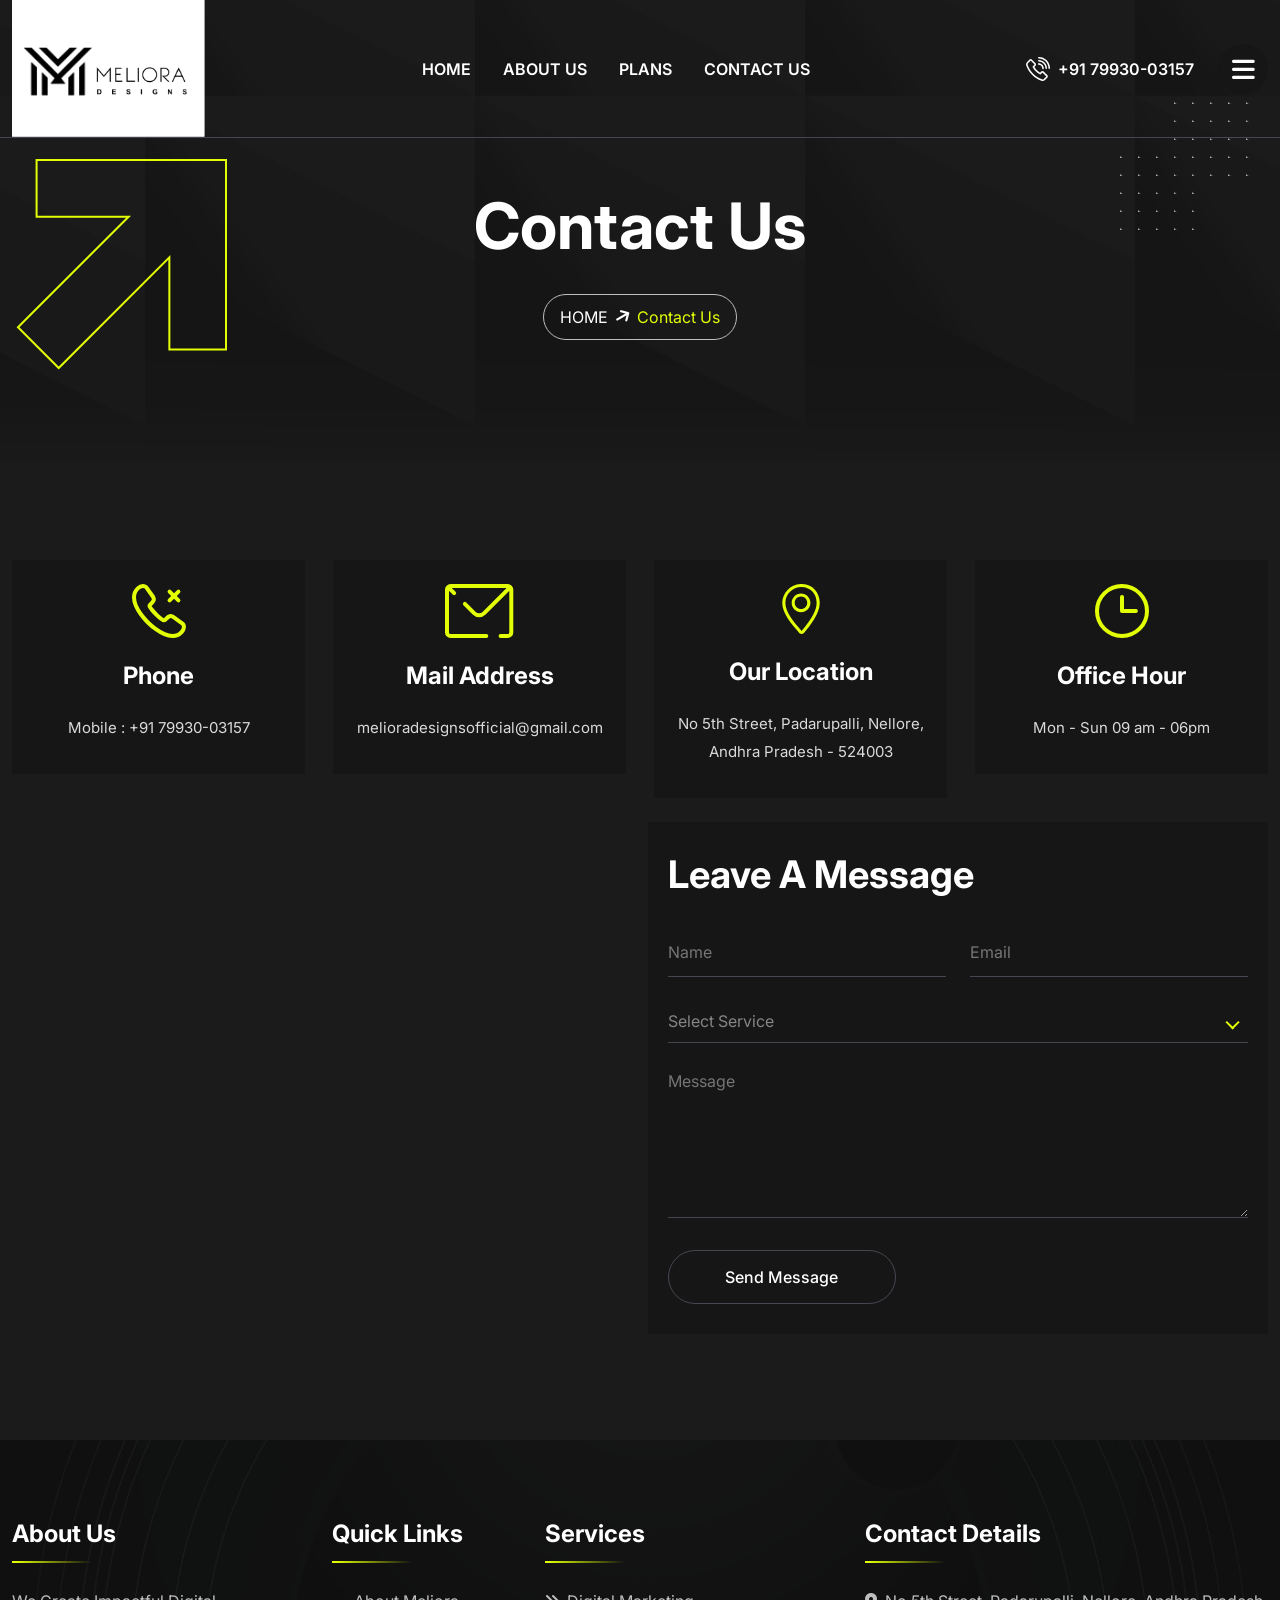
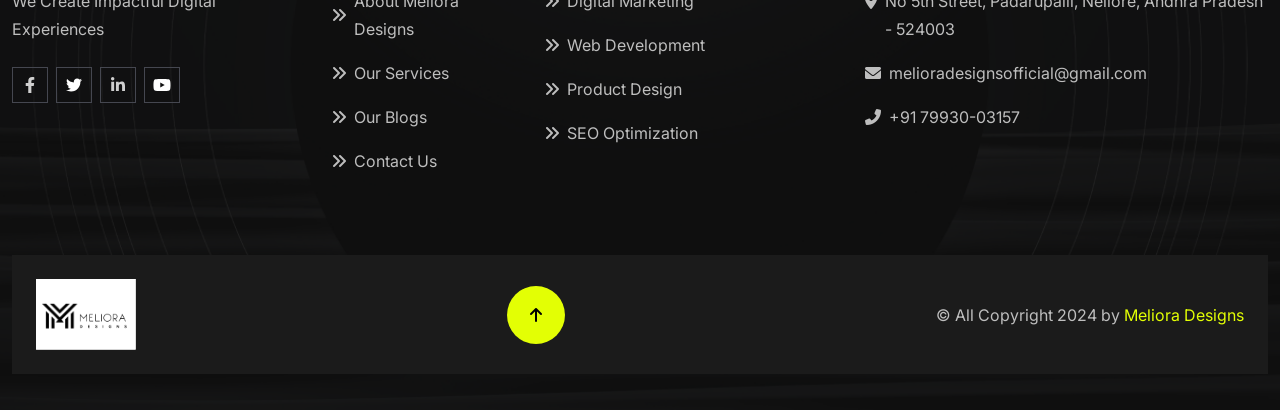
<file: contact.html>
<!doctype html>
<html lang="en">

<!--<< Header Area >>-->

<head>

    <!-- == Meta Tags == -->
    <meta charset="UTF-8">
    <meta http-equiv="X-UA-Compatible" content="IE=edge">
    <meta name="viewport" content="width=device-width, initial-scale=1.0">
    <!-- Keywords -->
    <meta name="keywords" content="boot, Bootstrap, Meliora Designs - HTML Template">
    <!--  Description -->
    <meta name="description" content="Meliora Designs - Landing HTML Template">
    <!-- == Page title == -->
    <title>Meliora Designs - Digital Agency HTML Template</title>
    <!-- Favicon/x-icon -->
    <link rel="shortcut icon" href="assets/img/logo/favicon.png" type="image/x-icon">
    <!-- Bootstrap Min 5.2.3 Css-->
    <link rel="stylesheet" href="assets/css/bootstrap.min.css">
    <!-- Fontawsome Icons Css-->
    <link rel="stylesheet" href="assets/css/all.min.css">
    <!-- Magnifiq Popup Css -->
    <link rel="stylesheet" href="assets/css/magnific-popup.css">
    <!-- Nice Select Css -->
    <link rel="stylesheet" href="assets/css/nice-select.css">
    <!-- Swiper Slider Css -->
    <link rel="stylesheet" href="assets/css/swiper.min.css">
    <!-- Aos Animation Css -->
    <link rel="stylesheet" href="assets/css/aos.css">
    <!-- Main css -->
    <link rel="stylesheet" href="assets/css/main.css">
</head>

<body class="position-relative bg2-clr">

    <!-- Preloader Start -->
    <div id="preloader" class="preloader">
        <div class="animation-preloader">
            <div class="spinner">
            </div>
            <div class="txt-loading">
                <span data-text-preloader="M" class="letters-loading">
                    M
                </span>
                <span data-text-preloader="E" class="letters-loading">
                    E
                </span>
                <span data-text-preloader="L" class="letters-loading">
                    L
                </span>
                <span data-text-preloader="I" class="letters-loading">
                    I
                </span>
                <span data-text-preloader="O" class="letters-loading">
                    O
                </span>
                <span data-text-preloader="R" class="letters-loading">
                    R
                </span>
                <span data-text-preloader="A" class="letters-loading">
                    A
                </span>
            </div>
            <p class="text-center">Loading</p>
        </div>
        <div class="loader">
            <div class="row">
                <div class="col-3 loader-section section-left">
                    <div class="bg"></div>
                </div>
                <div class="col-3 loader-section section-left">
                    <div class="bg"></div>
                </div>
                <div class="col-3 loader-section section-right">
                    <div class="bg"></div>
                </div>
                <div class="col-3 loader-section section-right">
                    <div class="bg"></div>
                </div>
            </div>
        </div>
    </div>

    <!-- Custom Header Start -->
    <header class="header-section cmn-fixed hb-border py-lg-0 py-6">
        <div class="container">
            <div class="main-navbar">
                <nav class="navbar-custom">
                    <div class="d-lg-flex flex-xl-nowrap flex-wrap align-items-center justify-content-lg-between">
                        <div class="d-flex align-items-center justify-content-between">
                            <a href="index.html" class="brand-logo">
                                <img class="w-100" src="assets/img/logo/main-logo.svg" alt="logo">
                            </a>
                            <button class="navbar-toggle-btn d-block d-lg-none" type="button">
                                <span></span>
                                <span></span>
                                <span></span>
                                <span></span>
                            </button>
                        </div>
                        <div class="navbar-toggle-item">
                            <ul
                                class="custom-nav d-lg-flex d-grid gap-xxl-10 gap-xl-8 gap-lg-5 gap-md-2 gap-2 pt-lg-0 pt-5">
                                <li class="menu-item position-relative">
                                    <a href="index.html" class="fw_500 contact-text">
                                        Home
                                    </a>
                                </li>
                                <li class="menu-item position-relative">
                                    <a href="about.html" class="fw_500">
                                        About Us
                                    </a>
                                </li>
                                <li class="menu-item position-relative">
                                    <a href="pricing.html" class="fw_500 contact-text">
                                        Plans
                                    </a>
                                </li>
                                <li class="menu-item position-relative" hidden="true">
                                    <button class="position-relative  ps-5 fw_500 white-clr cus-z1">
                                        Pages
                                    </button>
                                    <ul class="sub-menu px-lg-4 py-xxl-3 py-2">
                                        <li class="menu-link py-1">
                                            <a href="about.html" class="fw_500 white-clr">About</a>
                                        </li>
                                        <li class="menu-link py-1">
                                            <a href="pricing.html" class="fw_500 white-clr">Pricing Plan</a>
                                        </li>
                                        <li class="menu-link py-1">
                                            <a href="study-grid.html" class="fw_500 white-clr">Case Study</a>
                                        </li>
                                        <li class="menu-link py-1">
                                            <a href="study-details.html" class="fw_500 white-clr">Case Study Details</a>
                                        </li>
                                        <li class="menu-link py-1">
                                            <a href="team.html" class="fw_500 white-clr">Team Grid</a>
                                        </li>
                                        <li class="menu-link py-1">
                                            <a href="team-details.html" class="fw_500 white-clr">Team Details</a>
                                        </li>
                                        <li class="menu-link py-1">
                                            <a href="faq.html" class="fw_500 white-clr">Faqs</a>
                                        </li>
                                        <li class="menu-link py-1">
                                            <a href="contact.html" class="fw_500 white-clr">Contact</a>
                                        </li>
                                        <li class="menu-link py-1">
                                            <a href="oops.html" class="fw_500 white-clr">Oops 404</a>
                                        </li>
                                    </ul>
                                </li>
                                <li class="menu-item position-relative" hidden="true">
                                    <button class="position-relative  ps-5 fw_500 white-clr cus-z1">
                                        Blog
                                    </button>
                                    <ul class="sub-menu px-lg-4 py-xxl-3 py-2">
                                        <li class="menu-link py-1">
                                            <a href="#" class="fw_500 white-clr">Blog Grid</a>
                                        </li>
                                        <li class="menu-link py-1">
                                            <a href="blog-list.html" class="fw_500 white-clr">Blog List</a>
                                        </li>
                                        <li class="menu-link py-1">
                                            <a href="blog-details.html" class="fw_500 white-clr">Blog Details</a>
                                        </li>
                                    </ul>
                                </li>
                                <li class="menu-item position-relative">
                                    <a href="contact.html" class="fw_500">
                                        Contact Us
                                    </a>
                                </li>
                            </ul>
                        </div>
                        <div
                            class="d-lg-flex d-grid justify-content-center ph-clickwrap align-items-center gap-xxl-7 gap-xl-6 gap-lg-5 gap-3">
                            <a href="#" class="d-flex align-items-center header-ph gap-2">
                                <svg width="24" height="24" viewBox="0 0 24 24" fill="none"
                                    xmlns="http://www.w3.org/2000/svg">
                                    <g clip-path="url(#clip0_6577_1298)">
                                        <path
                                            d="M21.2438 18.1073L17.7431 14.6066C17.0144 13.8779 15.8329 13.8771 15.1034 14.6066L14.0839 15.6261C11.7543 14.2035 9.79723 12.2464 8.37459 9.91682L9.49247 8.79899C10.2202 8.07121 10.2202 6.88701 9.49242 6.15923L5.9917 2.65851C5.26504 1.93194 4.08525 1.92519 3.34978 2.66071L1.14994 4.87766C0.0974045 5.76145 -0.272814 7.21251 0.207186 8.58777C2.67028 15.6461 8.35472 21.3305 15.413 23.7936C16.7409 24.2569 18.1046 23.9104 18.9717 23.0171C18.9842 23.006 18.9964 22.9946 19.0084 22.9826L21.2438 20.7471C21.9716 20.0193 21.9716 18.8352 21.2438 18.1073ZM20.1287 19.6319L17.9437 21.8168C17.9171 21.839 17.8919 21.863 17.8681 21.8888C17.4082 22.3887 16.6684 22.5613 15.9327 22.3044C9.32433 19.9984 4.00237 14.6764 1.69631 8.06802C1.43226 7.31141 1.62276 6.52752 2.18165 6.07091C2.20289 6.05357 2.22323 6.0351 2.24255 6.01565L4.46719 3.77366C4.49403 3.74672 4.52593 3.72536 4.56106 3.71081C4.5962 3.69626 4.63386 3.6888 4.67189 3.68887C4.7167 3.68887 4.80281 3.69984 4.87659 3.77366L8.37722 7.27438C8.43142 7.32871 8.46186 7.40231 8.46187 7.47905C8.46188 7.55579 8.43145 7.6294 8.37726 7.68374L6.82837 9.23263C6.70656 9.35442 6.62798 9.51274 6.60464 9.68339C6.58129 9.85405 6.61447 10.0277 6.69909 10.1777C8.37983 13.1574 10.8433 15.6209 13.8231 17.3016C13.9731 17.3862 14.1467 17.4194 14.3173 17.3961C14.488 17.3727 14.6463 17.2942 14.7681 17.1724L16.2187 15.7218C16.273 15.6676 16.3466 15.6371 16.4233 15.6371C16.5001 15.6371 16.5737 15.6676 16.628 15.7218L20.1287 19.2225C20.1829 19.2769 20.2133 19.3505 20.2133 19.4272C20.2133 19.504 20.1829 19.5776 20.1287 19.6319ZM12.6048 6.15604C12.1693 6.15604 11.8162 6.5091 11.8162 6.94462C11.8162 7.38013 12.1692 7.73319 12.6048 7.73319C14.6244 7.73319 16.2675 9.37631 16.2675 11.396C16.2675 11.8315 16.6206 12.1845 17.0561 12.1845C17.4916 12.1845 17.8447 11.8315 17.8447 11.396C17.8447 8.50668 15.4941 6.15604 12.6048 6.15604Z"
                                            fill="white" />
                                        <path
                                            d="M12.7779 3C12.3483 3 12 3.34828 12 3.7779C12 4.20752 12.3482 4.5558 12.7779 4.5558C16.4537 4.5558 19.4442 7.54629 19.4442 11.2221C19.4442 11.6517 19.7925 12 20.2221 12C20.6517 12 21 11.6517 21 11.2221C21 6.68844 17.3116 3 12.7779 3Z"
                                            fill="white" />
                                        <path
                                            d="M20.7128 3.28719C18.593 1.1674 15.7745 0 12.7767 0C12.3477 0 12 0.347735 12 0.776679C12 1.20562 12.3477 1.55336 12.7767 1.55336C18.1087 1.55336 22.4466 5.89127 22.4466 11.2233C22.4466 11.6523 22.7944 12 23.2233 12C23.6523 12 24 11.6523 24 11.2233C24 8.22542 22.8326 5.40702 20.7128 3.28719Z"
                                            fill="white" />
                                    </g>
                                    <defs>
                                        <clipPath id="clip0_6577_1298">
                                            <rect width="24" height="24" fill="white" />
                                        </clipPath>
                                    </defs>
                                </svg>
                                <span class="stext">
                                    +91 79930-03157 
                                </span>
                            </a>
                            <div class="remove-click remove-clickbg-adding d-center m-auto">
                                <i class="fas fa-bars"></i>
                            </div>
                        </div>
                    </div>
                </nav>
            </div>
        </div>
    </header>
    <!-- Custom Header End -->



    <!-- Custom Search Start -->
    <div class="search-wrap">
        <div class="search-inner">
            <i class="fas fa-times search-close" id="search-close"></i>
            <div class="search-cell">
                <form method="get">
                    <div class="search-field-holder">
                        <input type="search" class="main-search-input" placeholder="Search...">
                    </div>
                </form>
            </div>
        </div>
    </div>
    <!-- Custom Search End -->

    <!-- Main start -->
    <main class="main">

        <!-- Breadcrumnd Banner -->
        <section class="breadcrumnd-banner position-relative">
            <div class="container">
                <div class="row g-5 justify-content-center">
                    <div class="col-lg-5">
                        <div class="breadcrumnd-content text-center">
                            <h1 class="white mb-xxl-10 mb-xl-8 mb-6" data-aos="zoom-in-left" data-aos-duration="1800">
                                Contact Us
                            </h1>
                            <ul class="breadcrumnd d-inline-flex align-items-center gap-2 pra-border radius100 py-xxl-3 py-2 px-xxl-4 px-4"
                                data-aos="zoom-in-right" data-aos-duration="2000">
                                <li>
                                    <a href="index.html" class="text-uppercase htheme">
                                        Home
                                    </a>
                                </li>
                                <li>
                                    <span class="rot60 d-inline-block">
                                        <i class="fas fa-arrow-up"></i>
                                    </span>
                                </li>
                                <li class="theme-clr">
                                    Contact Us
                                </li>
                            </ul>
                        </div>
                    </div>
                </div>
            </div>
            <!--Element-->
            <img src="assets/img/element/cmn-dost.png" alt="img" class="cmn-dots">
            <div class="cmn-svg-shape cmn-svg">
                <svg width="211" height="211" viewBox="0 0 211 211" fill="none" xmlns="http://www.w3.org/2000/svg">
                    <path
                        d="M153.353 98.3617V190.413H210V1H20.5872V57.6468H112.638L2 168.285L42.7149 209L153.353 98.3617Z"
                        stroke="url(#paint0_linear_6584_3026)" stroke-width="2" />
                    <defs>
                        <linearGradient id="paint0_linear_6584_3026" x1="416.867" y1="-216.267" x2="8.49998" y2="192.1"
                            gradientUnits="userSpaceOnUse">
                            <stop offset="2" stop-color="#E3FF04" />
                            <stop offset="1" stop-color="#FF7425" stop-opacity="0" />
                        </linearGradient>
                    </defs>
                </svg>
            </div>
        </section>
        <!-- Breadcrumnd Banner -->

        <!-- Contact Start -->
        <section class="contact-section pt-space pb-space">
            <div class="container">
                <div class="row g-xl-7 g-4 mb-xxl-7 mb-6 justify-content-center">
                    <div class="col-lg-3 col-md-6 col-sm-6" data-aos="zoom-in-right" data-aos-duration="1400">
                        <div class="contact-sub-info bg1-clr text-center">
                            <svg width="54" height="54" viewBox="0 0 54 54" fill="none"
                                xmlns="http://www.w3.org/2000/svg">
                                <path
                                    d="M51.925 42.825C51.925 43.725 51.725 44.65 51.3 45.55C50.875 46.45 50.325 47.3 49.6 48.1C48.375 49.45 47.025 50.425 45.5 51.05C44 51.675 42.375 52 40.625 52C38.075 52 35.35 51.4 32.475 50.175C29.6 48.95 26.725 47.3 23.875 45.225C21 43.125 18.275 40.8 15.675 38.225C13.1 35.625 10.775 32.9 8.7 30.05C6.65 27.2 5 24.35 3.8 21.525C2.6 18.675 2 15.95 2 13.35C2 11.65 2.3 10.025 2.9 8.525C3.5 7 4.45 5.6 5.775 4.35C7.375 2.775 9.125 2 10.975 2C11.675 2 12.375 2.15 13 2.45C13.65 2.75 14.225 3.2 14.675 3.85L20.475 12.025C20.925 12.65 21.25 13.225 21.475 13.775C21.7 14.3 21.825 14.825 21.825 15.3C21.825 15.9 21.65 16.5 21.3 17.075C20.975 17.65 20.5 18.25 19.9 18.85L18 20.825C17.725 21.1 17.6 21.425 17.6 21.825C17.6 22.025 17.625 22.2 17.675 22.4C17.75 22.6 17.825 22.75 17.875 22.9C18.325 23.725 19.1 24.8 20.2 26.1C21.325 27.4 22.525 28.725 23.825 30.05C25.175 31.375 26.475 32.6 27.8 33.725C29.1 34.825 30.175 35.575 31.025 36.025C31.15 36.075 31.3 36.15 31.475 36.225C31.675 36.3 31.875 36.325 32.1 36.325C32.525 36.325 32.85 36.175 33.125 35.9L35.025 34.025C35.65 33.4 36.25 32.925 36.825 32.625C37.4 32.275 37.975 32.1 38.6 32.1C39.075 32.1 39.575 32.2 40.125 32.425C40.675 32.65 41.25 32.975 41.875 33.4L50.15 39.275C50.8 39.725 51.25 40.25 51.525 40.875C51.775 41.5 51.925 42.125 51.925 42.825Z"
                                    stroke="#E3FF04" stroke-width="4" stroke-miterlimit="10" />
                                <path d="M37.5742 16.4252L46.4242 7.5752" stroke="#E3FF04" stroke-width="4"
                                    stroke-linecap="round" stroke-linejoin="round" />
                                <path d="M46.4242 16.4252L37.5742 7.5752" stroke="#E3FF04" stroke-width="4"
                                    stroke-linecap="round" stroke-linejoin="round" />
                            </svg>
                            <h5 class="white mt-xxl-7 mt-6 mb-xxl-7 mb-6">
                                Phone
                            </h5>
                            <span class="msub d-block mb-2">
                                Mobile : +91 79930-03157 
                            </span>
                            
                        </div>
                    </div>
                    <div class="col-lg-3 col-md-6 col-sm-6" data-aos="zoom-in-right" data-aos-duration="1600">
                        <div class="contact-sub-info bg1-clr text-center">
                            <svg width="69" height="54" viewBox="0 0 69 54" fill="none"
                                xmlns="http://www.w3.org/2000/svg">
                                <path
                                    d="M3.04604 3.04604C3.69236 2.39975 4.58521 2 5.57143 2H62.7143C63.7004 2 64.5932 2.39975 65.2396 3.04604M3.04604 3.04604C2.39975 3.69236 2 4.58521 2 5.57143V48.4286C2 50.4011 3.599 52 5.57143 52H41.2857M3.04604 3.04604L9.14286 9.14307M65.2396 3.04604C65.8861 3.69236 66.2857 4.58521 66.2857 5.57143V48.4286C66.2857 50.4011 64.6868 52 62.7143 52H55.5714M65.2396 3.04604L39.1936 29.0918C36.4039 31.8814 31.8814 31.8814 29.0918 29.0918L19.8571 19.8571"
                                    stroke="#E3FF04" stroke-width="4" stroke-linecap="round" stroke-linejoin="round" />
                            </svg>
                            <h5 class="white mt-xxl-7 mt-6 mb-xxl-7 mb-6">
                                Mail Address
                            </h5>
                            <span class="msub d-block mb-2">
                                melioradesignsofficial@gmail.com
                            </span>
                            
                        </div>
                    </div>
                    <div class="col-lg-3 col-md-6 col-sm-6" data-aos="zoom-in-right" data-aos-duration="1800">
                        <div class="contact-sub-info bg1-clr text-center">
                            <svg width="38" height="50" viewBox="0 0 38 50" fill="none"
                                xmlns="http://www.w3.org/2000/svg">
                                <path
                                    d="M19.1781 -0.0175781C8.92969 -0.0175781 0.25 8.71211 0.25 19.0512C0.25 29.8793 10.3109 40.9527 17.0781 48.7355C17.1047 48.7668 18.1984 49.9809 19.5453 49.9809H19.6641C21.0125 49.9809 22.0984 48.7668 22.125 48.7355C28.475 41.4355 37.75 29.3965 37.75 19.0512C37.75 8.71055 30.9797 -0.0175781 19.1781 -0.0175781ZM19.8047 46.6387C19.75 46.6934 19.6703 46.7543 19.6 46.8059C19.5281 46.7559 19.45 46.6934 19.3922 46.6387L18.575 45.698C12.1594 38.3387 3.37344 28.259 3.37344 19.0496C3.37344 10.4059 10.6109 3.1043 19.1766 3.1043C29.8469 3.1043 34.6234 11.1121 34.6234 19.0496C34.6234 26.0402 29.6375 35.3246 19.8047 46.6387ZM19.0547 9.44336C13.8781 9.44336 9.67969 13.6402 9.67969 18.8184C9.67969 23.9965 13.8781 28.1934 19.0547 28.1934C24.2312 28.1934 28.4297 23.9949 28.4297 18.8184C28.4297 13.6418 24.2328 9.44336 19.0547 9.44336ZM19.0547 25.0684C15.6078 25.0684 12.7328 22.1965 12.7328 18.7496C12.7328 15.3027 15.5359 12.4996 18.9828 12.4996C22.4312 12.4996 25.2328 15.3027 25.2328 18.7496C25.2344 22.1965 22.5031 25.0684 19.0547 25.0684Z"
                                    fill="#E3FF04" />
                            </svg>
                            <h5 class="white mt-xxl-7 mt-6 mb-xxl-7 mb-6">
                                Our Location
                            </h5>
                            <span class="msub d-block mb-2">
                                No 5th Street, Padarupalli, Nellore,
                                Andhra Pradesh - 524003
                            </span>
                            <span class="msub">
                                
                            </span>
                        </div>
                    </div>
                    <div class="col-lg-3 col-md-6 col-sm-6" data-aos="zoom-in-right" data-aos-duration="2000">
                        <div class="contact-sub-info bg1-clr text-center">
                            <svg width="54" height="54" viewBox="0 0 54 54" fill="none"
                                xmlns="http://www.w3.org/2000/svg">
                                <path
                                    d="M27 13.1111V27H40.8889M27 52C13.1929 52 2 40.8072 2 27C2 13.1929 13.1929 2 27 2C40.8072 2 52 13.1929 52 27C52 40.8072 40.8072 52 27 52Z"
                                    stroke="#E3FF04" stroke-width="4" stroke-linecap="round" stroke-linejoin="round" />
                            </svg>
                            <h5 class="white mt-xxl-7 mt-6 mb-xxl-7 mb-6">
                                Office Hour
                            </h5>
                            <span class="msub d-block mb-2">
                                Mon - Sun 09 am - 06pm
                            </span>
                            <span class="msub">
                                
                            </span>
                        </div>
                    </div>
                </div>
                <div class="row g-xxl-7 g-4">
                    <div class="col-lg-6" data-aos="zoom-in" data-aos-duration="2000">
                        <div class="contact-map">
                            <iframe src="https://www.google.com/maps?q=No%205th%20Street%2C%20Padarupalli%2C%20Nellore%2C%20Andhra%20Pradesh%20524003&amp;output=embed" style="border:0;" allowfullscreen="" loading="lazy" referrerpolicy="no-referrer-when-downgrade"></iframe>
                        </div>
                    </div>
                    <div class="col-lg-6" data-aos="zoom-in" data-aos-duration="2000">
                        <div class="contact-content bg1-clr">
                            <h3 class="white mb-xxl-15 mb-xl-10 mb-lg-7 mb-5">
                                Leave A Message
                            </h3>
                            <form id="whatsappForm">
                                <div class="row g-xxl-8 g-xl-6 g-lg-4 g-4">
                                    <div class="col-lg-6">
                                        <input type="text" id="waName" placeholder="Name" required>
                                    </div>

                                    <div class="col-lg-6">
                                        <input type="email" id="waEmail" placeholder="Email" required>
                                    </div>

                                    <div class="col-lg-12">
                                        <select id="waService" required>
                                            <option value="">Select Service</option>
                                            <option value="Digital Marketing">Digital Marketing</option>
                                            <option value="Branding">Branding</option>
                                            <option value="Website Development">Website Development</option>
                                            <option value="Mobile App Development">Mobile App Development</option>
                                            <option value="Tech Solutions">Tech Solutions</option>
                                            <option value="Other">Other</option>
                                        </select>
                                    </div>

                                    <div class="col-lg-12">
                                        <textarea id="waMessage" rows="5" placeholder="Message" required></textarea>
                                    </div>

                                    <div class="col-lg-5">
                                        <button type="submit" class="submit-btn">
                                            Send Message
                                        </button>
                                    </div>
                                </div>
                            </form>
                        </div>
                    </div>
                </div>
            </div>
        </section>
        <!-- Contact End -->

    </main>
    <!-- Main End -->

    <!-- Footer Version-1 Start -->
    <footer class="footer-version-one zindex1 position-relative">
        <div class="container">
            <div class="footer-topversion-one pt-20 pb-20">
                <div class="row gy-lg-0 gy-10 mt-xxl-5 mb-xxl-5 justify-content-sm-between justify-content-center">
                    <div class="col-xxl-3 col-xl-3 col-lg-3 col-md-6 col-sm-6">
                        <div class="footer-widget">
                            <h5 class="footer-title mb-xxl-7 mb-xl-6 mb-5" data-aos="zoom-in-down"
                                data-aos-duration="1900">
                                About Us
                                <svg class="d-block mt-xxl-4 mt-3" width="83" height="2" viewBox="0 0 83 2" fill="none"
                                    xmlns="http://www.w3.org/2000/svg">
                                    <line y1="-1" x2="83" y2="-1" transform="matrix(1 0 0 -1 0 0)"
                                        stroke="url(#paint0_linear_6308_4304)" stroke-width="2" />
                                    <defs>
                                        <linearGradient id="paint0_linear_6308_4304" x1="4.02912" y1="0.000277584"
                                            x2="80" y2="0.000110496" gradientUnits="userSpaceOnUse">
                                            <stop offset="0" stop-color="#E3FF04" />
                                            <stop offset="1" stop-color="#E3FF04" stop-opacity="0" />
                                        </linearGradient>
                                    </defs>
                                </svg>
                            </h5>
                            <p class="pra-clr mb-xxl-7 mb-6" data-aos="zoom-in" data-aos-duration="1600">
                                We Create Impactful Digital Experiences
                            </p>
                            <ul class="common-social d-flex align-items-center gap-2">
                                <li data-aos="zoom-in-right" data-aos-duration="1400">
                                    <a href="#" class="d-center">
                                        <svg width="10" height="16" viewBox="0 0 10 16" fill="none"
                                            xmlns="http://www.w3.org/2000/svg">
                                            <g opacity="0.8" clip-path="url(#clip0_6308_28)">
                                                <path
                                                    d="M8.72266 9L9.16703 6.10437H6.38859V4.22531C6.38859 3.43313 6.77672 2.66094 8.02109 2.66094H9.28422V0.195625C9.28422 0.195625 8.13797 0 7.04203 0C4.75391 0 3.25828 1.38688 3.25828 3.8975V6.10437H0.714844V9H3.25828V16H6.38859V9H8.72266Z"
                                                    fill="white" />
                                            </g>
                                            <defs>
                                                <clipPath id="clip0_6308_28">
                                                    <rect width="10" height="16" fill="white" />
                                                </clipPath>
                                            </defs>
                                        </svg>
                                    </a>
                                </li>
                                <li data-aos="zoom-in-right" data-aos-duration="1600">
                                    <a href="#" class="d-center">
                                        <svg width="16" height="16" viewBox="0 0 16 16" fill="none"
                                            xmlns="http://www.w3.org/2000/svg">
                                            <path
                                                d="M14.3553 4.74149C14.3655 4.88362 14.3655 5.02577 14.3655 5.1679C14.3655 9.5029 11.066 14.4978 5.03553 14.4978C3.17766 14.4978 1.45178 13.9597 0 13.0258C0.263969 13.0562 0.51775 13.0664 0.791875 13.0664C2.32484 13.0664 3.73603 12.5486 4.86294 11.6654C3.42131 11.6349 2.21319 10.6907 1.79694 9.39124C2 9.42168 2.20303 9.44199 2.41625 9.44199C2.71066 9.44199 3.00509 9.40137 3.27919 9.33034C1.77666 9.02574 0.649719 7.70596 0.649719 6.11205V6.07146C1.08625 6.31512 1.59391 6.4674 2.13194 6.48768C1.24869 5.89884 0.670031 4.89377 0.670031 3.75671C0.670031 3.14759 0.832437 2.58921 1.11672 2.1019C2.73094 4.09174 5.15734 5.39121 7.87812 5.53337C7.82737 5.28971 7.79691 5.03593 7.79691 4.78212C7.79691 2.97499 9.25884 1.50293 11.0761 1.50293C12.0202 1.50293 12.873 1.89887 13.472 2.53846C14.2131 2.39634 14.9238 2.12221 15.5532 1.74659C15.3096 2.50802 14.7918 3.14762 14.1116 3.55368C14.7715 3.48265 15.4111 3.29987 15.9999 3.04609C15.5533 3.6958 14.9949 4.27446 14.3553 4.74149V4.74149Z"
                                                fill="white" />
                                        </svg>
                                    </a>
                                </li>
                                <li data-aos="zoom-in-right" data-aos-duration="1800">
                                    <a href="#" class="d-center">
                                        <svg width="14" height="16" viewBox="0 0 14 16" fill="none"
                                            xmlns="http://www.w3.org/2000/svg">
                                            <g opacity="0.8">
                                                <path
                                                    d="M3.13375 13.9997H0.23125V4.65281H3.13375V13.9997ZM1.68094 3.37781C0.752813 3.37781 0 2.60906 0 1.68094C6.64312e-09 1.23513 0.177098 0.807572 0.492335 0.492335C0.807572 0.177098 1.23513 0 1.68094 0C2.12675 0 2.5543 0.177098 2.86954 0.492335C3.18478 0.807572 3.36188 1.23513 3.36188 1.68094C3.36188 2.60906 2.60875 3.37781 1.68094 3.37781ZM13.9969 13.9997H11.1006V9.44969C11.1006 8.36531 11.0787 6.97469 9.59156 6.97469C8.0825 6.97469 7.85125 8.15281 7.85125 9.37156V13.9997H4.95188V4.65281H7.73562V5.92781H7.77625C8.16375 5.19344 9.11031 4.41844 10.5225 4.41844C13.46 4.41844 14 6.35281 14 8.86531V13.9997H13.9969Z"
                                                    fill="white" />
                                            </g>
                                        </svg>
                                    </a>
                                </li>
                                <li data-aos="zoom-in-right" data-aos-duration="1900">
                                    <a href="#" class="d-center">
                                        <svg width="18" height="12" viewBox="0 0 18 12" fill="none"
                                            xmlns="http://www.w3.org/2000/svg">
                                            <path
                                                d="M17.1769 1.87759C16.9806 1.13853 16.4023 0.556469 15.668 0.358938C14.337 0 9.00014 0 9.00014 0C9.00014 0 3.66327 0 2.3323 0.358938C1.59802 0.5565 1.0197 1.13853 0.823422 1.87759C0.466797 3.21719 0.466797 6.01213 0.466797 6.01213C0.466797 6.01213 0.466797 8.80706 0.823422 10.1467C1.0197 10.8857 1.59802 11.4435 2.3323 11.6411C3.66327 12 9.00014 12 9.00014 12C9.00014 12 14.337 12 15.668 11.6411C16.4023 11.4435 16.9806 10.8857 17.1769 10.1467C17.5335 8.80706 17.5335 6.01213 17.5335 6.01213C17.5335 6.01213 17.5335 3.21719 17.1769 1.87759V1.87759ZM7.25467 8.54972V3.47453L11.7153 6.01219L7.25467 8.54972V8.54972Z"
                                                fill="white" />
                                        </svg>
                                    </a>
                                </li>
                            </ul>
                        </div>
                    </div>
                    <div class="col-xxl-2 col-xl-2 col-lg-2 col-md-6 col-sm-6">
                        <div class="footer-widget">
                            <h5 class="footer-title mb-xxl-7 mb-xl-6 mb-5" data-aos="zoom-in-down"
                                data-aos-duration="1900">
                                Quick Links
                                <svg class="d-block mt-xxl-4 mt-3" width="83" height="2" viewBox="0 0 83 2" fill="none"
                                    xmlns="http://www.w3.org/2000/svg">
                                    <line y1="-1" x2="83" y2="-1" transform="matrix(1 0 0 -1 0 0)"
                                        stroke="url(#paint0_linear_6308_4304)" stroke-width="2" />
                                    <defs>
                                        <linearGradient id="paint0_linear_6308_43041" x1="4.02912" y1="0.000277584"
                                            x2="80" y2="0.000110496" gradientUnits="userSpaceOnUse">
                                            <stop offset="0" stop-color="#E3FF04" />
                                            <stop offset="1" stop-color="#E3FF04" stop-opacity="0" />
                                        </linearGradient>
                                    </defs>
                                </svg>
                            </h5>
                            <ul class="link-footer d-grid gap-xxl-5 gap-4" data-aos="zoom-in" data-aos-duration="1400">
                                <li>
                                    <a href="about.html" class="d-flex align-items-center gap-2 flink-items pra-clr">
                                        <span class="ani-icons">
                                            <i class="fas fa-angle-double-right pra-clr"></i>
                                        </span>
                                        About Meliora Designs
                                    </a>
                                </li>
                                <li>
                                    <a href="pricing.html" class="d-flex align-items-center gap-2 flink-items pra-clr">
                                        <span class="ani-icons">
                                            <i class="fas fa-angle-double-right pra-clr"></i>
                                        </span>
                                        Our Services
                                    </a>
                                </li>
                                <li>
                                    <a href="#"
                                        class="d-flex align-items-center gap-2 flink-items pra-clr">
                                        <span class="ani-icons">
                                            <i class="fas fa-angle-double-right pra-clr"></i>
                                        </span>
                                        Our Blogs
                                    </a>
                                </li>
                                <li>
                                    <a href="contact.html" class="d-flex align-items-center gap-2 flink-items pra-clr">
                                        <span class="ani-icons">
                                            <i class="fas fa-angle-double-right pra-clr"></i>
                                        </span>
                                        Contact Us
                                    </a>
                                </li>
                            </ul>
                        </div>
                    </div>
                    <div class="col-xxl-2 col-xl-3 col-lg-3 col-md-6 col-sm-6">
                        <div class="footer-widget">
                            <h5 class="footer-title mb-xxl-7 mb-xl-6 mb-5" data-aos="zoom-in-down"
                                data-aos-duration="1900">
                                Services
                                <svg class="d-block mt-xxl-4 mt-3" width="83" height="2" viewBox="0 0 83 2" fill="none"
                                    xmlns="http://www.w3.org/2000/svg">
                                    <line y1="-1" x2="83" y2="-1" transform="matrix(1 0 0 -1 0 0)"
                                        stroke="url(#paint0_linear_6308_4305)" stroke-width="2" />
                                    <defs>
                                        <linearGradient id="paint0_linear_6308_4305" x1="4.02912" y1="0.000277584"
                                            x2="80" y2="0.000110496" gradientUnits="userSpaceOnUse">
                                            <stop offset="0" stop-color="#E3FF04" />
                                            <stop offset="1" stop-color="#E3FF04" stop-opacity="0" />
                                        </linearGradient>
                                    </defs>
                                </svg>
                            </h5>
                            <ul class="link-footer d-grid gap-xxl-5 gap-4" data-aos="zoom-in" data-aos-duration="1400">
                                <li>
                                    <a href="pricing.html" class="d-flex align-items-center gap-2 flink-items pra-clr">
                                        <span class="ani-icons">
                                            <i class="fas fa-angle-double-right pra-clr"></i>
                                        </span>
                                        Digital Marketing
                                    </a>
                                </li>
                                <li>
                                    <a href="pricing.html"
                                        class="d-flex align-items-center gap-2 flink-items pra-clr">
                                        <span class="ani-icons">
                                            <i class="fas fa-angle-double-right pra-clr"></i>
                                        </span>
                                        Web Development
                                    </a>
                                </li>
                                <li>
                                    <a href="pricing.html"
                                        class="d-flex align-items-center gap-2 flink-items pra-clr">
                                        <span class="ani-icons">
                                            <i class="fas fa-angle-double-right pra-clr"></i>
                                        </span>
                                        Product Design
                                    </a>
                                </li>
                                <li>
                                    <a href="pricing.html" class="d-flex align-items-center gap-2 flink-items pra-clr">
                                        <span class="ani-icons">
                                            <i class="fas fa-angle-double-right pra-clr"></i>
                                        </span>
                                        SEO Optimization
                                    </a>
                                </li>
                            </ul>
                        </div>
                    </div>
                    <div class="col-xxl-3 col-xl-4 col-lg-4 col-md-6 col-sm-6">
                        <div class="footer-widget">
                            <h5 class="footer-title mb-xxl-7 mb-xl-6 mb-5" data-aos="zoom-in-down"
                                data-aos-duration="1900">
                                Contact Details
                                <svg class="d-block mt-xxl-4 mt-3" width="83" height="2" viewBox="0 0 83 2" fill="none"
                                    xmlns="http://www.w3.org/2000/svg">
                                    <line y1="-1" x2="83" y2="-1" transform="matrix(1 0 0 -1 0 0)"
                                        stroke="url(#paint0_linear_6308_4306)" stroke-width="2" />
                                    <defs>
                                        <linearGradient id="paint0_linear_6308_4306" x1="4.02912" y1="0.000277584"
                                            x2="80" y2="0.000110496" gradientUnits="userSpaceOnUse">
                                            <stop offset="0" stop-color="#E3FF04" />
                                            <stop offset="1" stop-color="#E3FF04" stop-opacity="0" />
                                        </linearGradient>
                                    </defs>
                                </svg>
                            </h5>
                            <ul class="link-footer d-grid gap-xxl-5 gap-4" data-aos="zoom-in" data-aos-duration="1400">
                                <li>
                                    <span class="d-flex align-items-start gap-2 flink-items pra-clr">
                                        <span class="ani-icons">
                                            <i class="fas fa-map-marker-alt pra-clr"></i>
                                        </span>
                                        No 5th Street, Padarupalli, Nellore, Andhra Pradesh - 524003
                                    </span>
                                </li>
                                <li>
                                    <a href="mailto:melioradesignsofficial@gmail.com" class="d-flex align-items-center gap-2 flink-items pra-clr">
                                        <span class="ani-icons">
                                            <i class="fas fa-envelope pra-clr"></i>
                                        </span>
                                        melioradesignsofficial@gmail.com
                                    </a>
                                </li>
                                <li>
                                    <a href="tel:+917993003157" class="d-flex align-items-center gap-2 flink-items pra-clr">
                                        <span class="ani-icons">
                                            <i class="fas fa-phone-alt pra-clr"></i>
                                        </span>
                                        +91 79930-03157
                                    </a>
                                </li>
                            </ul>
                        </div>
                    </div>
                </div>
            </div>
            <div class="footer-bottom-version-one d-sm-flex gap-sm-0 gap-4 d-grid align-items-center justify-content-sm-between justify-content-center bg2-clr px-xxl-7 px-6 py-xxl-6 py-xl-6 py-7 mb-xxl-10 mb-lg-9 mb-sm-8 mb-5"
                data-aos="zoom-in-up" data-aos-duration="1600">
                <a href="index.html" class="footer-logov1 m-sm-0 m-auto">
                    <img src="assets/img/logo/main-logo.svg" alt="img">
                </a>
                <a href="#mains" class="footer-topscroll d-center themebg">
                    <i class="fas fa-arrow-up"></i>
                </a>
                <p class="pra-clr">
                    &copy; All Copyright 2024 by <a href="index.html" class="theme-clr">Meliora Designs</a>
                </p>
            </div>
        </div>
    </footer>
    <!-- Footer Version-1 End -->

    <!-- Sub Sidebar Custom End -->
    <div class="subside-barmenu">
        <div class="remove-click d-flex justify-content-center align-items-center">
            <i class="fas fa-times"></i>
        </div>
        <div class="sub-contact-wrapper d-grid">
            <a href="index.html" class="side-logo">
                <img src="assets/img/logo/main-logo.svg" alt="img">
            </a>
            <p>
                Empower your brand with innovative digital strategies for unparalleled growth and success.
            </p>
            <div class="sub-contact-left d-grid">
                <div class="sub__contac-item">
                    <div class="content">
                        <span class="address d-block">
                            Address
                        </span>
                        <span class="textp">
                            No 5th Street, Padarupalli, Nellore,
                            Andhra Pradesh - 524003.
                        </span>
                    </div>
                </div>
                <div class="sub__contac-item">
                    <div class="content">
                        <span class="address d-block">
                            Email
                        </span>
                        <a href="javascript:void(0)" class="textp">
                            melioradesignsofficial@gmail.com
                        </a>
                    </div>
                </div>
                <div class="sub__contac-item">
                    <div class="content">
                        <span class="address d-block">
                            Call now
                        </span>
                        <a href="tel:+917993003157" class="textp">
                            +91 79930-03157 
                        </a>
                    </div>
                </div>
            </div>
            <ul class="common-social d-flex align-items-center gap-2 mb-xxl-10 mb-xl-9 mb-8">
                <li data-aos="zoom-in-right" data-aos-duration="1400">
                    <a href="https://www.facebook.com/Meliora-designs-109131785418170/" class="d-center">
                        <svg width="10" height="16" viewBox="0 0 10 16" fill="none" xmlns="http://www.w3.org/2000/svg">
                            <g opacity="0.8" clip-path="url(#clip0_6308_28)">
                                <path
                                    d="M8.72266 9L9.16703 6.10437H6.38859V4.22531C6.38859 3.43313 6.77672 2.66094 8.02109 2.66094H9.28422V0.195625C9.28422 0.195625 8.13797 0 7.04203 0C4.75391 0 3.25828 1.38688 3.25828 3.8975V6.10437H0.714844V9H3.25828V16H6.38859V9H8.72266Z"
                                    fill="white" />
                            </g>
                            <defs>
                                <clipPath id="clip0_6308_2801">
                                    <rect width="10" height="16" fill="white" />
                                </clipPath>
                            </defs>
                        </svg>
                    </a>
                </li>
                <li data-aos="zoom-in-right" data-aos-duration="1600">
                    <a href="https://twitter.com/Melioradesigns" class="d-center">
                        <svg width="16" height="16" viewBox="0 0 16 16" fill="none" xmlns="http://www.w3.org/2000/svg">
                            <path
                                d="M14.3553 4.74149C14.3655 4.88362 14.3655 5.02577 14.3655 5.1679C14.3655 9.5029 11.066 14.4978 5.03553 14.4978C3.17766 14.4978 1.45178 13.9597 0 13.0258C0.263969 13.0562 0.51775 13.0664 0.791875 13.0664C2.32484 13.0664 3.73603 12.5486 4.86294 11.6654C3.42131 11.6349 2.21319 10.6907 1.79694 9.39124C2 9.42168 2.20303 9.44199 2.41625 9.44199C2.71066 9.44199 3.00509 9.40137 3.27919 9.33034C1.77666 9.02574 0.649719 7.70596 0.649719 6.11205V6.07146C1.08625 6.31512 1.59391 6.4674 2.13194 6.48768C1.24869 5.89884 0.670031 4.89377 0.670031 3.75671C0.670031 3.14759 0.832437 2.58921 1.11672 2.1019C2.73094 4.09174 5.15734 5.39121 7.87812 5.53337C7.82737 5.28971 7.79691 5.03593 7.79691 4.78212C7.79691 2.97499 9.25884 1.50293 11.0761 1.50293C12.0202 1.50293 12.873 1.89887 13.472 2.53846C14.2131 2.39634 14.9238 2.12221 15.5532 1.74659C15.3096 2.50802 14.7918 3.14762 14.1116 3.55368C14.7715 3.48265 15.4111 3.29987 15.9999 3.04609C15.5533 3.6958 14.9949 4.27446 14.3553 4.74149V4.74149Z"
                                fill="white" />
                        </svg>
                    </a>
                </li>
                <li data-aos="zoom-in-right" data-aos-duration="1800">
                    <a href="https://www.linkedin.com/in/pavan-kalyan-49283b263/" class="d-center">
                        <svg width="14" height="16" viewBox="0 0 14 16" fill="none" xmlns="http://www.w3.org/2000/svg">
                            <g opacity="0.8">
                                <path
                                    d="M3.13375 13.9997H0.23125V4.65281H3.13375V13.9997ZM1.68094 3.37781C0.752813 3.37781 0 2.60906 0 1.68094C6.64312e-09 1.23513 0.177098 0.807572 0.492335 0.492335C0.807572 0.177098 1.23513 0 1.68094 0C2.12675 0 2.5543 0.177098 2.86954 0.492335C3.18478 0.807572 3.36188 1.23513 3.36188 1.68094C3.36188 2.60906 2.60875 3.37781 1.68094 3.37781ZM13.9969 13.9997H11.1006V9.44969C11.1006 8.36531 11.0787 6.97469 9.59156 6.97469C8.0825 6.97469 7.85125 8.15281 7.85125 9.37156V13.9997H4.95188V4.65281H7.73562V5.92781H7.77625C8.16375 5.19344 9.11031 4.41844 10.5225 4.41844C13.46 4.41844 14 6.35281 14 8.86531V13.9997H13.9969Z"
                                    fill="white" />
                            </g>
                        </svg>
                    </a>
                </li>
                <li data-aos="zoom-in-right" data-aos-duration="1900">
                    <a href="https://www.youtube.com/@melioradesigns" class="d-center">
                        <svg width="18" height="12" viewBox="0 0 18 12" fill="none" xmlns="http://www.w3.org/2000/svg">
                            <path
                                d="M17.1769 1.87759C16.9806 1.13853 16.4023 0.556469 15.668 0.358938C14.337 0 9.00014 0 9.00014 0C9.00014 0 3.66327 0 2.3323 0.358938C1.59802 0.5565 1.0197 1.13853 0.823422 1.87759C0.466797 3.21719 0.466797 6.01213 0.466797 6.01213C0.466797 6.01213 0.466797 8.80706 0.823422 10.1467C1.0197 10.8857 1.59802 11.4435 2.3323 11.6411C3.66327 12 9.00014 12 9.00014 12C9.00014 12 14.337 12 15.668 11.6411C16.4023 11.4435 16.9806 10.8857 17.1769 10.1467C17.5335 8.80706 17.5335 6.01213 17.5335 6.01213C17.5335 6.01213 17.5335 3.21719 17.1769 1.87759V1.87759ZM7.25467 8.54972V3.47453L11.7153 6.01219L7.25467 8.54972V8.54972Z"
                                fill="white" />
                        </svg>
                    </a>
                </li>
                 <li data-aos="zoom-in-right" data-aos-duration="1900">
                    <a href="https://www.youtube.com/@melioradesigns" class="d-center">
                        <svg width="18" height="12" viewBox="0 0 18 12" fill="none" xmlns="http://www.w3.org/2000/svg">
                            <path
                                d="M17.1769 1.87759C16.9806 1.13853 16.4023 0.556469 15.668 0.358938C14.337 0 9.00014 0 9.00014 0C9.00014 0 3.66327 0 2.3323 0.358938C1.59802 0.5565 1.0197 1.13853 0.823422 1.87759C0.466797 3.21719 0.466797 6.01213 0.466797 6.01213C0.466797 6.01213 0.466797 8.80706 0.823422 10.1467C1.0197 10.8857 1.59802 11.4435 2.3323 11.6411C3.66327 12 9.00014 12 9.00014 12C9.00014 12 14.337 12 15.668 11.6411C16.4023 11.4435 16.9806 10.8857 17.1769 10.1467C17.5335 8.80706 17.5335 6.01213 17.5335 6.01213C17.5335 6.01213 17.5335 3.21719 17.1769 1.87759V1.87759ZM7.25467 8.54972V3.47453L11.7153 6.01219L7.25467 8.54972V8.54972Z"
                                fill="white" />
                        </svg>
                        
                    </a>
                </li>
            </ul>
            <a href="contact.html"
                class="d-flex cmn-btn cmn-border justify-content-center fw-500 align-items-center gap-2 py-xl-3 py-2 px-2 rounded">
                <span class="icons">
                    <i class="fas fa-arrow-up white"></i>
                </span>
                <span class="get-text">
                    Let's Talk
                </span>
            </a>
        </div>
    </div>
    <!-- Sub Sidebar Custom End -->

    <!-- Scroll Top Start -->
    <div id="progress">
        <span id="valiu"><i class="fas fa-arrow-up"></i></span>
    </div>
    <!-- Scroll Top End -->


    <script>
    (function () {
        const WHATSAPP_NUMBER = "917993003157";

        const form = document.getElementById("whatsappForm");
        if (!form) return;

        form.addEventListener("submit", function (e) {
            e.preventDefault();

            const name = document.getElementById("waName").value.trim();
            const email = document.getElementById("waEmail").value.trim();
            const service = document.getElementById("waService").value;
            const message = document.getElementById("waMessage").value.trim();

            if (!name || !email || !service || !message) {
                alert("Please fill all fields");
                return;
            }

            const time = new Date().toLocaleString();

            const whatsappText = `
    New Website Enquiry

    Name: ${name}
    Email: ${email}
    Service: ${service}
    Message: ${message}
    Time: ${time}
            `.trim();

            const encodedText = encodeURIComponent(whatsappText);

            const whatsappURL = `https://wa.me/${WHATSAPP_NUMBER}?text=${encodedText}`;

            window.open(whatsappURL, "_blank");

            // optional: reset form after opening WhatsApp
            form.reset();
        });
    })();
    </script>



    <!-- js Jquery start -->
    <script src="assets/js/jquery.js"></script>
    <!-- js Bootstrap start -->
    <script src="assets/js/bootstrap.bundle.min.js"></script>
    <!-- js Waypoints start -->
    <script src="assets/js/jquery.waypoints.js"></script>
    <!-- js Magnific popup start -->
    <script src="assets/js/magnific-popup.js"></script>
    <!-- js Nice Select start -->
    <script src="assets/js/jquery.nice-select.min.js"></script>
    <!-- js Swiper start -->
    <script src="assets/js/swiper.js"></script>
    <!-- js Aos Counterup start -->
    <script src="assets/js/jquery.counterup.min.js"></script>
    <!-- js Aos Animation start -->
    <script src="assets/js/aos.js"></script>
    <!-- js Aos Tilt start -->
    <script src="assets/js/vanilla-tilt.min.js"></script>
    <!-- js Mian start -->
    <script src="assets/js/main.js"></script>

</body>

</html>
</file>
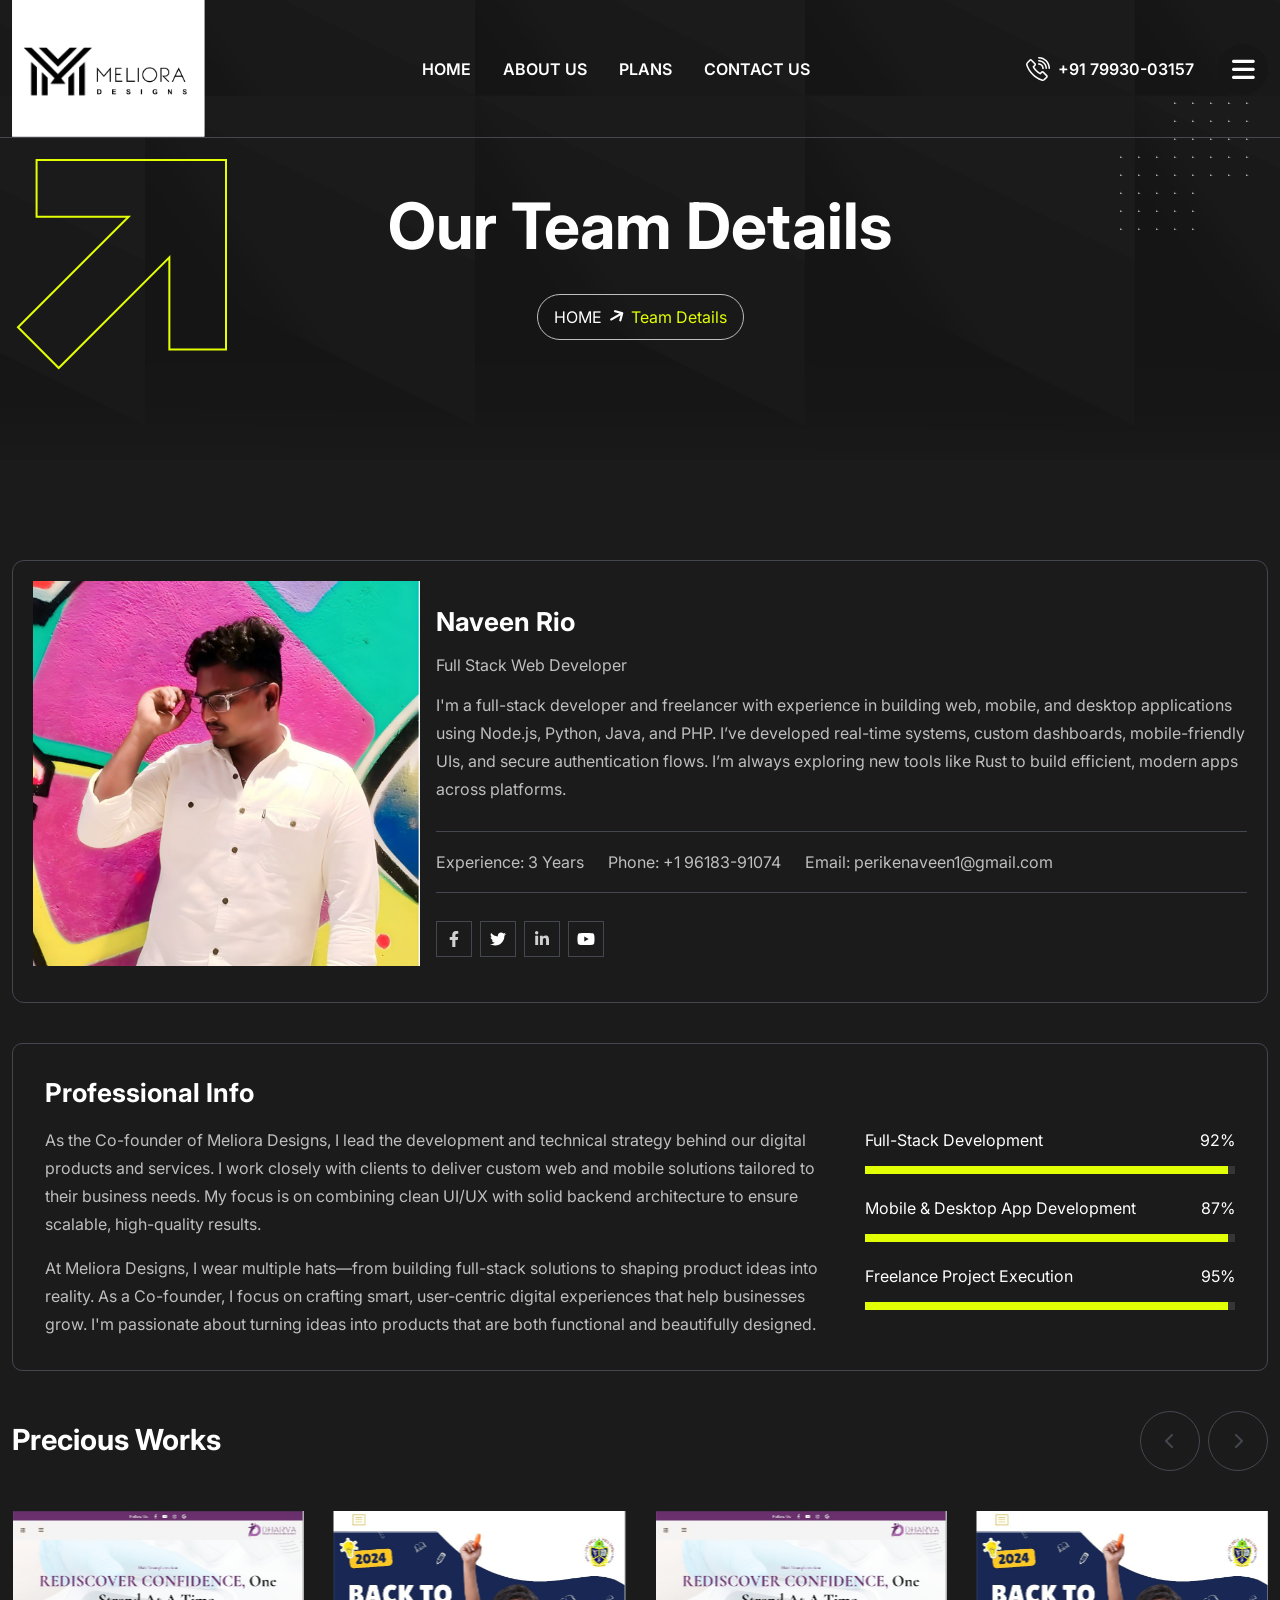
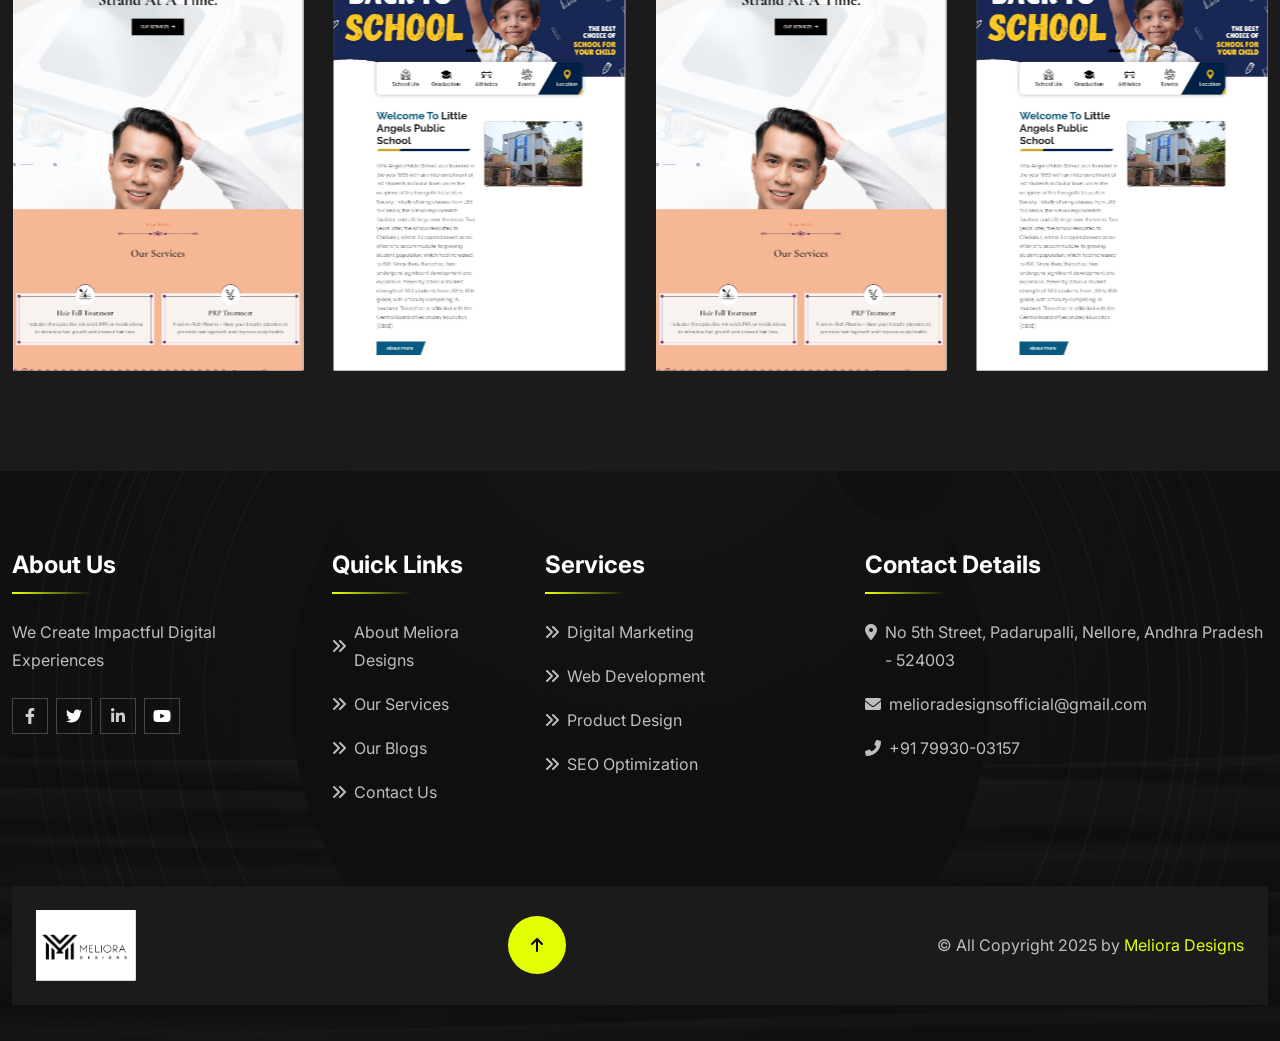
<file: naveen.html>
<!doctype html>
<html lang="en">

<!--<< Header Area >>-->

<head>

    <!-- == Meta Tags == -->
    <meta charset="UTF-8">
    <meta http-equiv="X-UA-Compatible" content="IE=edge">
    <meta name="viewport" content="width=device-width, initial-scale=1.0">
    <!-- Keywords -->
    <meta name="keywords" content="boot, Bootstrap, Meliora Designs - HTML Template">
    <!--  Description -->
    <meta name="description" content="Meliora Designs - Landing HTML Template">
    <!-- == Page title == -->
    <title>Meliora Designs - Digital Agency HTML Template</title>
    <!-- Favicon/x-icon -->
    <link rel="shortcut icon" href="assets/img/logo/favicon.png" type="image/x-icon">
    <!-- Bootstrap Min 5.2.3 Css-->
    <link rel="stylesheet" href="assets/css/bootstrap.min.css">
    <!-- Fontawsome Icons Css-->
    <link rel="stylesheet" href="assets/css/all.min.css">
    <!-- Magnifiq Popup Css -->
    <link rel="stylesheet" href="assets/css/magnific-popup.css">
    <!-- Nice Select Css -->
    <link rel="stylesheet" href="assets/css/nice-select.css">
    <!-- Swiper Slider Css -->
    <link rel="stylesheet" href="assets/css/swiper.min.css">
    <!-- Aos Animation Css -->
    <link rel="stylesheet" href="assets/css/aos.css">
    <!-- Main css -->
    <link rel="stylesheet" href="assets/css/main.css">
</head>

<body class="position-relative bg2-clr">

    <!-- Preloader Start -->
    <div id="preloader" class="preloader">
        <div class="animation-preloader">
            <div class="spinner">
            </div>
            <div class="txt-loading">
                <span data-text-preloader="M" class="letters-loading">
                    M
                </span>
                <span data-text-preloader="E" class="letters-loading">
                    E
                </span>
                <span data-text-preloader="L" class="letters-loading">
                    L
                </span>
                <span data-text-preloader="I" class="letters-loading">
                    I
                </span>
                <span data-text-preloader="O" class="letters-loading">
                    O
                </span>
                <span data-text-preloader="R" class="letters-loading">
                    R
                </span>
                <span data-text-preloader="A" class="letters-loading">
                    A
                </span>
            </div>
            <p class="text-center">Loading</p>
        </div>
        <div class="loader">
            <div class="row">
                <div class="col-3 loader-section section-left">
                    <div class="bg"></div>
                </div>
                <div class="col-3 loader-section section-left">
                    <div class="bg"></div>
                </div>
                <div class="col-3 loader-section section-right">
                    <div class="bg"></div>
                </div>
                <div class="col-3 loader-section section-right">
                    <div class="bg"></div>
                </div>
            </div>
        </div>
    </div>

    <!-- Custom Header Start -->
    <header class="header-section cmn-fixed hb-border py-lg-0 py-6">
        <div class="container">
            <div class="main-navbar">
                <nav class="navbar-custom">
                    <div class="d-lg-flex flex-xl-nowrap flex-wrap align-items-center justify-content-lg-between">
                        <div class="d-flex align-items-center justify-content-between">
                            <a href="index.html" class="brand-logo">
                                <img class="w-100" src="assets/img/logo/main-logo.svg" alt="logo">
                            </a>
                            <button class="navbar-toggle-btn d-block d-lg-none" type="button">
                                <span></span>
                                <span></span>
                                <span></span>
                                <span></span>
                            </button>
                        </div>
                        <div class="navbar-toggle-item">
                            <ul
                                class="custom-nav d-lg-flex d-grid gap-xxl-10 gap-xl-8 gap-lg-5 gap-md-2 gap-2 pt-lg-0 pt-5">
                                <li class="menu-item position-relative">
                                    <a href="index.html" class="fw_500 contact-text">
                                        Home
                                    </a>
                                </li>
                                <li class="menu-item position-relative">
                                    <a href="about.html" class="fw_500">
                                        About Us
                                    </a>
                                </li>
                                <li class="menu-item position-relative">
                                    <a href="pricing.html" class="fw_500 contact-text">
                                        Plans
                                    </a>
                                </li>
                                <li class="menu-item position-relative" hidden="true">
                                    <button class="position-relative  ps-5 fw_500 white-clr cus-z1">
                                        Pages
                                    </button>
                                    <ul class="sub-menu px-lg-4 py-xxl-3 py-2">
                                        <li class="menu-link py-1">
                                            <a href="about.html" class="fw_500 white-clr">About</a>
                                        </li>
                                        <li class="menu-link py-1">
                                            <a href="pricing.html" class="fw_500 white-clr">Pricing Plan</a>
                                        </li>
                                        <li class="menu-link py-1">
                                            <a href="study-grid.html" class="fw_500 white-clr">Case Study</a>
                                        </li>
                                        <li class="menu-link py-1">
                                            <a href="study-details.html" class="fw_500 white-clr">Case Study Details</a>
                                        </li>
                                        <li class="menu-link py-1">
                                            <a href="team.html" class="fw_500 white-clr">Team Grid</a>
                                        </li>
                                        <li class="menu-link py-1">
                                            <a href="team-details.html" class="fw_500 white-clr">Team Details</a>
                                        </li>
                                        <li class="menu-link py-1">
                                            <a href="faq.html" class="fw_500 white-clr">Faqs</a>
                                        </li>
                                        <li class="menu-link py-1">
                                            <a href="contact.html" class="fw_500 white-clr">Contact</a>
                                        </li>
                                        <li class="menu-link py-1">
                                            <a href="oops.html" class="fw_500 white-clr">Oops 404</a>
                                        </li>
                                    </ul>
                                </li>
                                <li class="menu-item position-relative" hidden="true">
                                    <button class="position-relative  ps-5 fw_500 white-clr cus-z1">
                                        Blog
                                    </button>
                                    <ul class="sub-menu px-lg-4 py-xxl-3 py-2">
                                        <li class="menu-link py-1">
                                            <a href="#" class="fw_500 white-clr">Blog Grid</a>
                                        </li>
                                        <li class="menu-link py-1">
                                            <a href="blog-list.html" class="fw_500 white-clr">Blog List</a>
                                        </li>
                                        <li class="menu-link py-1">
                                            <a href="blog-details.html" class="fw_500 white-clr">Blog Details</a>
                                        </li>
                                    </ul>
                                </li>
                                <li class="menu-item position-relative">
                                    <a href="contact.html" class="fw_500">
                                        Contact Us
                                    </a>
                                </li>
                            </ul>
                        </div>
                        <div
                            class="d-lg-flex d-grid justify-content-center ph-clickwrap align-items-center gap-xxl-7 gap-xl-6 gap-lg-5 gap-3">
                            <a href="#" class="d-flex align-items-center header-ph gap-2">
                                <svg width="24" height="24" viewBox="0 0 24 24" fill="none"
                                    xmlns="http://www.w3.org/2000/svg">
                                    <g clip-path="url(#clip0_6577_1298)">
                                        <path
                                            d="M21.2438 18.1073L17.7431 14.6066C17.0144 13.8779 15.8329 13.8771 15.1034 14.6066L14.0839 15.6261C11.7543 14.2035 9.79723 12.2464 8.37459 9.91682L9.49247 8.79899C10.2202 8.07121 10.2202 6.88701 9.49242 6.15923L5.9917 2.65851C5.26504 1.93194 4.08525 1.92519 3.34978 2.66071L1.14994 4.87766C0.0974045 5.76145 -0.272814 7.21251 0.207186 8.58777C2.67028 15.6461 8.35472 21.3305 15.413 23.7936C16.7409 24.2569 18.1046 23.9104 18.9717 23.0171C18.9842 23.006 18.9964 22.9946 19.0084 22.9826L21.2438 20.7471C21.9716 20.0193 21.9716 18.8352 21.2438 18.1073ZM20.1287 19.6319L17.9437 21.8168C17.9171 21.839 17.8919 21.863 17.8681 21.8888C17.4082 22.3887 16.6684 22.5613 15.9327 22.3044C9.32433 19.9984 4.00237 14.6764 1.69631 8.06802C1.43226 7.31141 1.62276 6.52752 2.18165 6.07091C2.20289 6.05357 2.22323 6.0351 2.24255 6.01565L4.46719 3.77366C4.49403 3.74672 4.52593 3.72536 4.56106 3.71081C4.5962 3.69626 4.63386 3.6888 4.67189 3.68887C4.7167 3.68887 4.80281 3.69984 4.87659 3.77366L8.37722 7.27438C8.43142 7.32871 8.46186 7.40231 8.46187 7.47905C8.46188 7.55579 8.43145 7.6294 8.37726 7.68374L6.82837 9.23263C6.70656 9.35442 6.62798 9.51274 6.60464 9.68339C6.58129 9.85405 6.61447 10.0277 6.69909 10.1777C8.37983 13.1574 10.8433 15.6209 13.8231 17.3016C13.9731 17.3862 14.1467 17.4194 14.3173 17.3961C14.488 17.3727 14.6463 17.2942 14.7681 17.1724L16.2187 15.7218C16.273 15.6676 16.3466 15.6371 16.4233 15.6371C16.5001 15.6371 16.5737 15.6676 16.628 15.7218L20.1287 19.2225C20.1829 19.2769 20.2133 19.3505 20.2133 19.4272C20.2133 19.504 20.1829 19.5776 20.1287 19.6319ZM12.6048 6.15604C12.1693 6.15604 11.8162 6.5091 11.8162 6.94462C11.8162 7.38013 12.1692 7.73319 12.6048 7.73319C14.6244 7.73319 16.2675 9.37631 16.2675 11.396C16.2675 11.8315 16.6206 12.1845 17.0561 12.1845C17.4916 12.1845 17.8447 11.8315 17.8447 11.396C17.8447 8.50668 15.4941 6.15604 12.6048 6.15604Z"
                                            fill="white" />
                                        <path
                                            d="M12.7779 3C12.3483 3 12 3.34828 12 3.7779C12 4.20752 12.3482 4.5558 12.7779 4.5558C16.4537 4.5558 19.4442 7.54629 19.4442 11.2221C19.4442 11.6517 19.7925 12 20.2221 12C20.6517 12 21 11.6517 21 11.2221C21 6.68844 17.3116 3 12.7779 3Z"
                                            fill="white" />
                                        <path
                                            d="M20.7128 3.28719C18.593 1.1674 15.7745 0 12.7767 0C12.3477 0 12 0.347735 12 0.776679C12 1.20562 12.3477 1.55336 12.7767 1.55336C18.1087 1.55336 22.4466 5.89127 22.4466 11.2233C22.4466 11.6523 22.7944 12 23.2233 12C23.6523 12 24 11.6523 24 11.2233C24 8.22542 22.8326 5.40702 20.7128 3.28719Z"
                                            fill="white" />
                                    </g>
                                    <defs>
                                        <clipPath id="clip0_6577_1298">
                                            <rect width="24" height="24" fill="white" />
                                        </clipPath>
                                    </defs>
                                </svg>
                                <span class="stext">
                                    +91 79930-03157 
                                </span>
                            </a>
                            <div class="remove-click remove-clickbg-adding d-center m-auto">
                                <i class="fas fa-bars"></i>
                            </div>
                        </div>
                    </div>
                </nav>
            </div>
        </div>
    </header>
    <!-- Custom Header End -->



    <!-- Custom Search Start -->
    <div class="search-wrap">
        <div class="search-inner">
            <i class="fas fa-times search-close" id="search-close"></i>
            <div class="search-cell">
                <form method="get">
                    <div class="search-field-holder">
                        <input type="search" class="main-search-input" placeholder="Search...">
                    </div>
                </form>
            </div>
        </div>
    </div>
    <!-- Custom Search End -->

    <!-- Main start -->
    <main class="main">

        <!-- Breadcrumnd Banner -->
        <section class="breadcrumnd-banner position-relative">
            <div class="container">
                <div class="row g-5 justify-content-center">
                    <div class="col-lg-7">
                        <div class="breadcrumnd-content text-center">
                            <h1 class="white mb-xxl-10 mb-xl-8 mb-6" data-aos="zoom-in-left" data-aos-duration="1800">
                                Our Team Details
                            </h1>
                            <ul class="breadcrumnd d-inline-flex align-items-center gap-2 pra-border radius100 py-xxl-3 py-2 px-xxl-4 px-4"
                                data-aos="zoom-in-right" data-aos-duration="2000">
                                <li>
                                    <a href="index.html" class="text-uppercase htheme">
                                        Home
                                    </a>
                                </li>
                                <li>
                                    <span class="rot60 d-inline-block">
                                        <i class="fas fa-arrow-up"></i>
                                    </span>
                                </li>
                                <li class="theme-clr">
                                    Team Details
                                </li>
                            </ul>
                        </div>
                    </div>
                </div>
            </div>
            <!--Element-->
            <img src="assets/img/element/cmn-dost.png" alt="img" class="cmn-dots">
            <div class="cmn-svg-shape cmn-svg">
                <svg width="211" height="211" viewBox="0 0 211 211" fill="none" xmlns="http://www.w3.org/2000/svg">
                    <path
                        d="M153.353 98.3617V190.413H210V1H20.5872V57.6468H112.638L2 168.285L42.7149 209L153.353 98.3617Z"
                        stroke="url(#paint0_linear_6584_3026)" stroke-width="2" />
                    <defs>
                        <linearGradient id="paint0_linear_6584_3026" x1="416.867" y1="-216.267" x2="8.49998" y2="192.1"
                            gradientUnits="userSpaceOnUse">
                            <stop offset="2" stop-color="#E3FF04" />
                            <stop offset="1" stop-color="#FF7425" stop-opacity="0" />
                        </linearGradient>
                    </defs>
                </svg>
            </div>
        </section>
        <!-- Breadcrumnd Banner -->

        <!-- Team Details Start -->
        <section class="team-details pt-space pb-space">
            <div class="container">
                <div class="team-details-box cmn-border d-lg-flex d-grid justify-content-lg-start justify-content-center align-items-center gap-xxl-7 gap-xl-4 gap-lg-3 p-xxl-7 p-xl-5 p-lg-4 p-3 mb-xxl-15 mb-xl-10 mb-8"
                    data-aos="zoom-in" data-aos-duration="2000">
                    <div class="thumb text-lg-start text-center mb-4 w-lg-auto w-100" data-aos="zoom-in-left"
                        data-aos-duration="1600">
                        <img src="assets/img/team/co-founder1.jpg" alt="img" class="w-lg-auto w-100">
                    </div>
                    <div class="content text-lg-start text-center">
                        <h4 class="white-clr mb-xxl-4 mb-xl-3 mb-2">
                            Naveen Rio
                        </h4>
                        <span class="pra-clr">
                            Full Stack Web Developer
                        </span>
                        <p class="pra-clr mt-xxl-4 mt-xl-3 mt-2">
                            I'm a full-stack developer and freelancer with experience in building web, mobile, and desktop applications using Node.js, Python, Java, and PHP. I’ve developed real-time systems, custom dashboards, mobile-friendly UIs, and secure authentication flows. I’m always exploring new tools like Rust to build efficient, modern apps across platforms.
                        </p>
                        <ul
                            class="leslie-info d-flex justify-content-lg-start justify-content-center flex-wrap align-items-center gap-xxl-7 gap-xl-6 gap-lg-5 gap-md-4 gap-3 bb-border bt-border py-xxl-5 py-xl-4 py-lg-3 py-2 my-xxl-8 my-xl-7 my-lg-6 my-5">
                            <li class="pra-clr">
                                Experience: 3 Years
                            </li>
                            <li class="pra-clr">
                                Phone: +1 96183-91074
                            </li>
                            <li class="pra-clr">
                                Email: perikenaveen1@gmail.com
                            </li>
                        </ul>
                        <ul
                            class="common-social justify-content-lg-start d-flex justify-content-center align-items-center gap-2">
                            <li data-aos="zoom-in-right" data-aos-duration="1400">
                                <a href="#" class="d-center">
                                    <svg width="10" height="16" viewBox="0 0 10 16" fill="none"
                                        xmlns="http://www.w3.org/2000/svg">
                                        <g opacity="0.8" clip-path="url(#clip0_6308_28)">
                                            <path
                                                d="M8.72266 9L9.16703 6.10437H6.38859V4.22531C6.38859 3.43313 6.77672 2.66094 8.02109 2.66094H9.28422V0.195625C9.28422 0.195625 8.13797 0 7.04203 0C4.75391 0 3.25828 1.38688 3.25828 3.8975V6.10437H0.714844V9H3.25828V16H6.38859V9H8.72266Z"
                                                fill="white" />
                                        </g>
                                        <defs>
                                            <clipPath id="clip0_6308_282244">
                                                <rect width="10" height="16" fill="white" />
                                            </clipPath>
                                        </defs>
                                    </svg>
                                </a>
                            </li>
                            <li data-aos="zoom-in-right" data-aos-duration="1600">
                                <a href="#" class="d-center">
                                    <svg width="16" height="16" viewBox="0 0 16 16" fill="none"
                                        xmlns="http://www.w3.org/2000/svg">
                                        <path
                                            d="M14.3553 4.74149C14.3655 4.88362 14.3655 5.02577 14.3655 5.1679C14.3655 9.5029 11.066 14.4978 5.03553 14.4978C3.17766 14.4978 1.45178 13.9597 0 13.0258C0.263969 13.0562 0.51775 13.0664 0.791875 13.0664C2.32484 13.0664 3.73603 12.5486 4.86294 11.6654C3.42131 11.6349 2.21319 10.6907 1.79694 9.39124C2 9.42168 2.20303 9.44199 2.41625 9.44199C2.71066 9.44199 3.00509 9.40137 3.27919 9.33034C1.77666 9.02574 0.649719 7.70596 0.649719 6.11205V6.07146C1.08625 6.31512 1.59391 6.4674 2.13194 6.48768C1.24869 5.89884 0.670031 4.89377 0.670031 3.75671C0.670031 3.14759 0.832437 2.58921 1.11672 2.1019C2.73094 4.09174 5.15734 5.39121 7.87812 5.53337C7.82737 5.28971 7.79691 5.03593 7.79691 4.78212C7.79691 2.97499 9.25884 1.50293 11.0761 1.50293C12.0202 1.50293 12.873 1.89887 13.472 2.53846C14.2131 2.39634 14.9238 2.12221 15.5532 1.74659C15.3096 2.50802 14.7918 3.14762 14.1116 3.55368C14.7715 3.48265 15.4111 3.29987 15.9999 3.04609C15.5533 3.6958 14.9949 4.27446 14.3553 4.74149V4.74149Z"
                                            fill="white" />
                                    </svg>
                                </a>
                            </li>
                            <li data-aos="zoom-in-right" data-aos-duration="1800">
                                <a href="#" class="d-center">
                                    <svg width="14" height="16" viewBox="0 0 14 16" fill="none"
                                        xmlns="http://www.w3.org/2000/svg">
                                        <g opacity="0.8">
                                            <path
                                                d="M3.13375 13.9997H0.23125V4.65281H3.13375V13.9997ZM1.68094 3.37781C0.752813 3.37781 0 2.60906 0 1.68094C6.64312e-09 1.23513 0.177098 0.807572 0.492335 0.492335C0.807572 0.177098 1.23513 0 1.68094 0C2.12675 0 2.5543 0.177098 2.86954 0.492335C3.18478 0.807572 3.36188 1.23513 3.36188 1.68094C3.36188 2.60906 2.60875 3.37781 1.68094 3.37781ZM13.9969 13.9997H11.1006V9.44969C11.1006 8.36531 11.0787 6.97469 9.59156 6.97469C8.0825 6.97469 7.85125 8.15281 7.85125 9.37156V13.9997H4.95188V4.65281H7.73562V5.92781H7.77625C8.16375 5.19344 9.11031 4.41844 10.5225 4.41844C13.46 4.41844 14 6.35281 14 8.86531V13.9997H13.9969Z"
                                                fill="white" />
                                        </g>
                                    </svg>
                                </a>
                            </li>
                            <li data-aos="zoom-in-right" data-aos-duration="1900">
                                <a href="#" class="d-center">
                                    <svg width="18" height="12" viewBox="0 0 18 12" fill="none"
                                        xmlns="http://www.w3.org/2000/svg">
                                        <path
                                            d="M17.1769 1.87759C16.9806 1.13853 16.4023 0.556469 15.668 0.358938C14.337 0 9.00014 0 9.00014 0C9.00014 0 3.66327 0 2.3323 0.358938C1.59802 0.5565 1.0197 1.13853 0.823422 1.87759C0.466797 3.21719 0.466797 6.01213 0.466797 6.01213C0.466797 6.01213 0.466797 8.80706 0.823422 10.1467C1.0197 10.8857 1.59802 11.4435 2.3323 11.6411C3.66327 12 9.00014 12 9.00014 12C9.00014 12 14.337 12 15.668 11.6411C16.4023 11.4435 16.9806 10.8857 17.1769 10.1467C17.5335 8.80706 17.5335 6.01213 17.5335 6.01213C17.5335 6.01213 17.5335 3.21719 17.1769 1.87759V1.87759ZM7.25467 8.54972V3.47453L11.7153 6.01219L7.25467 8.54972V8.54972Z"
                                            fill="white" />
                                    </svg>
                                </a>
                            </li>
                        </ul>
                    </div>
                </div>
                <div class="professional-info-details cmn-border p-xxl-10 p-xl-8 p-5">
                    <h4 class="mb-xxl-7 mb-4 white-clr">
                        Professional Info
                    </h4>
                    <div
                        class="d-flex flex-lg-nowrap flex-wrap justify-content-between gap-xxl-15 gap-xl-10 gap-lg-7 gap-sm-5 gap-3">
                        <p class="pra-clr challenge-pra1" data-aos="zoom-in-left" data-aos-duration="1400">
                            As the Co-founder of Meliora Designs, I lead the development and technical strategy behind our digital products and services. I work closely with clients to deliver custom web and mobile solutions tailored to their business needs. My focus is on combining clean UI/UX with solid backend architecture to ensure scalable, high-quality results.
                            <span class="pra-clr mt-xxl-7 mt-xl-4 mt-3 d-block">
                                At Meliora Designs, I wear multiple hats—from building full-stack solutions to shaping product ideas into reality. As a Co-founder, I focus on crafting smart, user-centric digital experiences that help businesses grow. I'm passionate about turning ideas into products that are both functional and beautifully designed.
                            </span>
                        </p>
                        <div class="result-progress-wrap w-100">
                            <div class="progres-item mb-xxl-6 mb-xl-5 mb-4">
                                <div class="d-flex align-items-center justify-content-between mb-xxl-5 mb-3">
                                    <span class="conssub">
                                        Full-Stack Development
                                    </span>
                                    <span class="cons">92%</span>
                                </div>
                                <div class="progress-solving">
                                    <div class="progress-bar"></div>
                                </div>
                            </div>
                            <div class="progres-item mb-xxl-6 mb-xl-5 mb-4">
                                <div class="d-flex align-items-center justify-content-between mb-xxl-5 mb-3">
                                    <span class="conssub">
                                        Mobile & Desktop App Development
                                    </span>
                                    <span class="cons">87%</span>
                                </div>
                                <div class="progress-solving">
                                    <div class="progress-bar"></div>
                                </div>
                            </div>
                            <div class="progres-item">
                                <div class="d-flex align-items-center justify-content-between mb-xxl-5 mb-3">
                                    <span class="conssub">
                                        Freelance Project Execution
                                    </span>
                                    <span class="cons">95%</span>
                                </div>
                                <div class="progress-solving">
                                    <div class="progress-bar"></div>
                                </div>
                            </div>
                        </div>
                    </div>
                </div>
                <div class="d-flex align-items-center justify-content-between gap-3">
                    <h3 class="related-title white-clr">
                        Precious Works
                    </h3>
                    <div
                        class="slider-button d-flex gap-xxl-3 gap-2 align-items-center justify-content-between slider-button-60 mt-xxl-15 mt-xl-10 mt-9 mb-xxl-15 mb-xl-10 mb-9">
                        <button class="cmn-prev cmn-border d-center">
                            <i class="fas fa-chevron-left"></i>
                        </button>
                        <button class="cmn-next cmn-border d-center">
                            <i class="fas fa-chevron-right"></i>
                        </button>
                    </div>
                </div>
                <div class="swiper team-slidewrap">
                    <div class="swiper-wrapper">
                        <div class="swiper-slide">
                            <div class="team-common-item">
                                <div class="thumb position-relative overflow-hidden w-100">
                                    <img src="assets/img/work/lap-school-site.svg" alt="img" class="overflow-hidden w-100">

                                    <ul class="common-social d-grid align-items-center gap-2">
                                        <li data-aos="zoom-in-right" data-aos-duration="1400">
                                            <a href="#" class="d-center">
                                                <svg width="10" height="16" viewBox="0 0 10 16" fill="none"
                                                    xmlns="http://www.w3.org/2000/svg">
                                                    <g opacity="0.8" clip-path="url(#clip0_6308_28)">
                                                        <path
                                                            d="M8.72266 9L9.16703 6.10437H6.38859V4.22531C6.38859 3.43313 6.77672 2.66094 8.02109 2.66094H9.28422V0.195625C9.28422 0.195625 8.13797 0 7.04203 0C4.75391 0 3.25828 1.38688 3.25828 3.8975V6.10437H0.714844V9H3.25828V16H6.38859V9H8.72266Z"
                                                            fill="white" />
                                                    </g>
                                                    <defs>
                                                        <clipPath id="clip0_6308_2811">
                                                            <rect width="10" height="16" fill="white" />
                                                        </clipPath>
                                                    </defs>
                                                </svg>
                                            </a>
                                        </li>
                                        <li data-aos="zoom-in-right" data-aos-duration="1600">
                                            <a href="#" class="d-center">
                                                <svg width="16" height="16" viewBox="0 0 16 16" fill="none"
                                                    xmlns="http://www.w3.org/2000/svg">
                                                    <path
                                                        d="M14.3553 4.74149C14.3655 4.88362 14.3655 5.02577 14.3655 5.1679C14.3655 9.5029 11.066 14.4978 5.03553 14.4978C3.17766 14.4978 1.45178 13.9597 0 13.0258C0.263969 13.0562 0.51775 13.0664 0.791875 13.0664C2.32484 13.0664 3.73603 12.5486 4.86294 11.6654C3.42131 11.6349 2.21319 10.6907 1.79694 9.39124C2 9.42168 2.20303 9.44199 2.41625 9.44199C2.71066 9.44199 3.00509 9.40137 3.27919 9.33034C1.77666 9.02574 0.649719 7.70596 0.649719 6.11205V6.07146C1.08625 6.31512 1.59391 6.4674 2.13194 6.48768C1.24869 5.89884 0.670031 4.89377 0.670031 3.75671C0.670031 3.14759 0.832437 2.58921 1.11672 2.1019C2.73094 4.09174 5.15734 5.39121 7.87812 5.53337C7.82737 5.28971 7.79691 5.03593 7.79691 4.78212C7.79691 2.97499 9.25884 1.50293 11.0761 1.50293C12.0202 1.50293 12.873 1.89887 13.472 2.53846C14.2131 2.39634 14.9238 2.12221 15.5532 1.74659C15.3096 2.50802 14.7918 3.14762 14.1116 3.55368C14.7715 3.48265 15.4111 3.29987 15.9999 3.04609C15.5533 3.6958 14.9949 4.27446 14.3553 4.74149V4.74149Z"
                                                        fill="white" />
                                                </svg>
                                            </a>
                                        </li>
                                        <li data-aos="zoom-in-right" data-aos-duration="1800">
                                            <a href="#" class="d-center">
                                                <svg width="14" height="16" viewBox="0 0 14 16" fill="none"
                                                    xmlns="http://www.w3.org/2000/svg">
                                                    <g opacity="0.8">
                                                        <path
                                                            d="M3.13375 13.9997H0.23125V4.65281H3.13375V13.9997ZM1.68094 3.37781C0.752813 3.37781 0 2.60906 0 1.68094C6.64312e-09 1.23513 0.177098 0.807572 0.492335 0.492335C0.807572 0.177098 1.23513 0 1.68094 0C2.12675 0 2.5543 0.177098 2.86954 0.492335C3.18478 0.807572 3.36188 1.23513 3.36188 1.68094C3.36188 2.60906 2.60875 3.37781 1.68094 3.37781ZM13.9969 13.9997H11.1006V9.44969C11.1006 8.36531 11.0787 6.97469 9.59156 6.97469C8.0825 6.97469 7.85125 8.15281 7.85125 9.37156V13.9997H4.95188V4.65281H7.73562V5.92781H7.77625C8.16375 5.19344 9.11031 4.41844 10.5225 4.41844C13.46 4.41844 14 6.35281 14 8.86531V13.9997H13.9969Z"
                                                            fill="white" />
                                                    </g>
                                                </svg>
                                            </a>
                                        </li>
                                        <li data-aos="zoom-in-right" data-aos-duration="1900">
                                            <a href="#" class="d-center">
                                                <svg width="18" height="12" viewBox="0 0 18 12" fill="none"
                                                    xmlns="http://www.w3.org/2000/svg">
                                                    <path
                                                        d="M17.1769 1.87759C16.9806 1.13853 16.4023 0.556469 15.668 0.358938C14.337 0 9.00014 0 9.00014 0C9.00014 0 3.66327 0 2.3323 0.358938C1.59802 0.5565 1.0197 1.13853 0.823422 1.87759C0.466797 3.21719 0.466797 6.01213 0.466797 6.01213C0.466797 6.01213 0.466797 8.80706 0.823422 10.1467C1.0197 10.8857 1.59802 11.4435 2.3323 11.6411C3.66327 12 9.00014 12 9.00014 12C9.00014 12 14.337 12 15.668 11.6411C16.4023 11.4435 16.9806 10.8857 17.1769 10.1467C17.5335 8.80706 17.5335 6.01213 17.5335 6.01213C17.5335 6.01213 17.5335 3.21719 17.1769 1.87759V1.87759ZM7.25467 8.54972V3.47453L11.7153 6.01219L7.25467 8.54972V8.54972Z"
                                                        fill="white" />
                                                </svg>
                                            </a>
                                        </li>
                                    </ul>
                                </div>
                            </div>
                        </div>
                        <div class="swiper-slide">
                            <div class="team-common-item">
                                <div class="thumb position-relative overflow-hidden w-100">
                                    <img src="assets/img/work/dharva-site.svg" alt="img" class="overflow-hidden w-100">
                                </div>
                            </div>
                        </div>
                        <div class="swiper-slide">
                            <div class="team-common-item">
                                <div class="thumb position-relative overflow-hidden w-100">
                                    <img src="assets/img/work/lap-school-site.svg" alt="img" class="overflow-hidden w-100">
                                    
                                </div>
                            </div>
                        </div>
                        <div class="swiper-slide">
                            <div class="team-common-item">
                                <div class="thumb position-relative overflow-hidden w-100">
                                    <img src="assets/img/work/dharva-site.svg" alt="img" class="overflow-hidden w-100">
                                </div>
                            </div>
                        </div>
                    </div>
                </div>
            </div>
        </section>
        <!-- Team Details End -->

    </main>
    <!-- Main End -->

    <!-- Footer Version-1 Start -->
    <footer class="footer-version-one zindex1 position-relative">
        <div class="container">
            <div class="footer-topversion-one pt-20 pb-20">
                <div class="row gy-lg-0 gy-10 mt-xxl-5 mb-xxl-5 justify-content-sm-between justify-content-center">
                    <div class="col-xxl-3 col-xl-3 col-lg-3 col-md-6 col-sm-6">
                        <div class="footer-widget">
                            <h5 class="footer-title mb-xxl-7 mb-xl-6 mb-5" data-aos="zoom-in-down"
                                data-aos-duration="1900">
                                About Us
                                <svg class="d-block mt-xxl-4 mt-3" width="83" height="2" viewBox="0 0 83 2" fill="none"
                                    xmlns="http://www.w3.org/2000/svg">
                                    <line y1="-1" x2="83" y2="-1" transform="matrix(1 0 0 -1 0 0)"
                                        stroke="url(#paint0_linear_6308_4304)" stroke-width="2" />
                                    <defs>
                                        <linearGradient id="paint0_linear_6308_4304" x1="4.02912" y1="0.000277584"
                                            x2="80" y2="0.000110496" gradientUnits="userSpaceOnUse">
                                            <stop offset="0" stop-color="#E3FF04" />
                                            <stop offset="1" stop-color="#E3FF04" stop-opacity="0" />
                                        </linearGradient>
                                    </defs>
                                </svg>
                            </h5>
                            <p class="pra-clr mb-xxl-7 mb-6" data-aos="zoom-in" data-aos-duration="1600">
                                We Create Impactful Digital Experiences
                            </p>
                            <ul class="common-social d-flex align-items-center gap-2">
                                <li data-aos="zoom-in-right" data-aos-duration="1400">
                                    <a href="https://www.facebook.com/Meliora-designs-109131785418170/" class="d-center">
                                        <svg width="10" height="16" viewBox="0 0 10 16" fill="none"
                                            xmlns="http://www.w3.org/2000/svg">
                                            <g opacity="0.8" clip-path="url(#clip0_6308_28)">
                                                <path
                                                    d="M8.72266 9L9.16703 6.10437H6.38859V4.22531C6.38859 3.43313 6.77672 2.66094 8.02109 2.66094H9.28422V0.195625C9.28422 0.195625 8.13797 0 7.04203 0C4.75391 0 3.25828 1.38688 3.25828 3.8975V6.10437H0.714844V9H3.25828V16H6.38859V9H8.72266Z"
                                                    fill="white" />
                                            </g>
                                            <defs>
                                                <clipPath id="clip0_6308_28">
                                                    <rect width="10" height="16" fill="white" />
                                                </clipPath>
                                            </defs>
                                        </svg>
                                    </a>
                                </li>
                                <li data-aos="zoom-in-right" data-aos-duration="1600">
                                    <a href="https://twitter.com/Melioradesigns" class="d-center">
                                        <svg width="16" height="16" viewBox="0 0 16 16" fill="none"
                                            xmlns="http://www.w3.org/2000/svg">
                                            <path
                                                d="M14.3553 4.74149C14.3655 4.88362 14.3655 5.02577 14.3655 5.1679C14.3655 9.5029 11.066 14.4978 5.03553 14.4978C3.17766 14.4978 1.45178 13.9597 0 13.0258C0.263969 13.0562 0.51775 13.0664 0.791875 13.0664C2.32484 13.0664 3.73603 12.5486 4.86294 11.6654C3.42131 11.6349 2.21319 10.6907 1.79694 9.39124C2 9.42168 2.20303 9.44199 2.41625 9.44199C2.71066 9.44199 3.00509 9.40137 3.27919 9.33034C1.77666 9.02574 0.649719 7.70596 0.649719 6.11205V6.07146C1.08625 6.31512 1.59391 6.4674 2.13194 6.48768C1.24869 5.89884 0.670031 4.89377 0.670031 3.75671C0.670031 3.14759 0.832437 2.58921 1.11672 2.1019C2.73094 4.09174 5.15734 5.39121 7.87812 5.53337C7.82737 5.28971 7.79691 5.03593 7.79691 4.78212C7.79691 2.97499 9.25884 1.50293 11.0761 1.50293C12.0202 1.50293 12.873 1.89887 13.472 2.53846C14.2131 2.39634 14.9238 2.12221 15.5532 1.74659C15.3096 2.50802 14.7918 3.14762 14.1116 3.55368C14.7715 3.48265 15.4111 3.29987 15.9999 3.04609C15.5533 3.6958 14.9949 4.27446 14.3553 4.74149V4.74149Z"
                                                fill="white" />
                                        </svg>
                                    </a>
                                </li>
                                <li data-aos="zoom-in-right" data-aos-duration="1800">
                                    <a href="https://www.linkedin.com/in/pavan-kalyan-49283b263/" class="d-center">
                                        <svg width="14" height="16" viewBox="0 0 14 16" fill="none"
                                            xmlns="http://www.w3.org/2000/svg">
                                            <g opacity="0.8">
                                                <path
                                                    d="M3.13375 13.9997H0.23125V4.65281H3.13375V13.9997ZM1.68094 3.37781C0.752813 3.37781 0 2.60906 0 1.68094C6.64312e-09 1.23513 0.177098 0.807572 0.492335 0.492335C0.807572 0.177098 1.23513 0 1.68094 0C2.12675 0 2.5543 0.177098 2.86954 0.492335C3.18478 0.807572 3.36188 1.23513 3.36188 1.68094C3.36188 2.60906 2.60875 3.37781 1.68094 3.37781ZM13.9969 13.9997H11.1006V9.44969C11.1006 8.36531 11.0787 6.97469 9.59156 6.97469C8.0825 6.97469 7.85125 8.15281 7.85125 9.37156V13.9997H4.95188V4.65281H7.73562V5.92781H7.77625C8.16375 5.19344 9.11031 4.41844 10.5225 4.41844C13.46 4.41844 14 6.35281 14 8.86531V13.9997H13.9969Z"
                                                    fill="white" />
                                            </g>
                                        </svg>
                                    </a>
                                </li>
                                <li data-aos="zoom-in-right" data-aos-duration="1900">
                                    <a href="https://www.youtube.com/@melioradesigns" class="d-center">
                                        <svg width="18" height="12" viewBox="0 0 18 12" fill="none"
                                            xmlns="http://www.w3.org/2000/svg">
                                            <path
                                                d="M17.1769 1.87759C16.9806 1.13853 16.4023 0.556469 15.668 0.358938C14.337 0 9.00014 0 9.00014 0C9.00014 0 3.66327 0 2.3323 0.358938C1.59802 0.5565 1.0197 1.13853 0.823422 1.87759C0.466797 3.21719 0.466797 6.01213 0.466797 6.01213C0.466797 6.01213 0.466797 8.80706 0.823422 10.1467C1.0197 10.8857 1.59802 11.4435 2.3323 11.6411C3.66327 12 9.00014 12 9.00014 12C9.00014 12 14.337 12 15.668 11.6411C16.4023 11.4435 16.9806 10.8857 17.1769 10.1467C17.5335 8.80706 17.5335 6.01213 17.5335 6.01213C17.5335 6.01213 17.5335 3.21719 17.1769 1.87759V1.87759ZM7.25467 8.54972V3.47453L11.7153 6.01219L7.25467 8.54972V8.54972Z"
                                                fill="white" />
                                        </svg>
                                    </a>
                                </li>
                            </ul>
                        </div>
                    </div>
                    <div class="col-xxl-2 col-xl-2 col-lg-2 col-md-6 col-sm-6">
                        <div class="footer-widget">
                            <h5 class="footer-title mb-xxl-7 mb-xl-6 mb-5" data-aos="zoom-in-down"
                                data-aos-duration="1900">
                                Quick Links
                                <svg class="d-block mt-xxl-4 mt-3" width="83" height="2" viewBox="0 0 83 2" fill="none"
                                    xmlns="http://www.w3.org/2000/svg">
                                    <line y1="-1" x2="83" y2="-1" transform="matrix(1 0 0 -1 0 0)"
                                        stroke="url(#paint0_linear_6308_4304)" stroke-width="2" />
                                    <defs>
                                        <linearGradient id="paint0_linear_6308_43041" x1="4.02912" y1="0.000277584"
                                            x2="80" y2="0.000110496" gradientUnits="userSpaceOnUse">
                                            <stop offset="0" stop-color="#E3FF04" />
                                            <stop offset="1" stop-color="#E3FF04" stop-opacity="0" />
                                        </linearGradient>
                                    </defs>
                                </svg>
                            </h5>
                            <ul class="link-footer d-grid gap-xxl-5 gap-4" data-aos="zoom-in" data-aos-duration="1400">
                                <li>
                                    <a href="about.html" class="d-flex align-items-center gap-2 flink-items pra-clr">
                                        <span class="ani-icons">
                                            <i class="fas fa-angle-double-right pra-clr"></i>
                                        </span>
                                        About Meliora Designs
                                    </a>
                                </li>
                                <li>
                                    <a href="pricing.html" class="d-flex align-items-center gap-2 flink-items pra-clr">
                                        <span class="ani-icons">
                                            <i class="fas fa-angle-double-right pra-clr"></i>
                                        </span>
                                        Our Services
                                    </a>
                                </li>
                                <li>
                                    <a href="#"
                                        class="d-flex align-items-center gap-2 flink-items pra-clr">
                                        <span class="ani-icons">
                                            <i class="fas fa-angle-double-right pra-clr"></i>
                                        </span>
                                        Our Blogs
                                    </a>
                                </li>
                                <li>
                                    <a href="contact.html" class="d-flex align-items-center gap-2 flink-items pra-clr">
                                        <span class="ani-icons">
                                            <i class="fas fa-angle-double-right pra-clr"></i>
                                        </span>
                                        Contact Us
                                    </a>
                                </li>
                            </ul>
                        </div>
                    </div>
                    <div class="col-xxl-2 col-xl-3 col-lg-3 col-md-6 col-sm-6">
                        <div class="footer-widget">
                            <h5 class="footer-title mb-xxl-7 mb-xl-6 mb-5" data-aos="zoom-in-down"
                                data-aos-duration="1900">
                                Services
                                <svg class="d-block mt-xxl-4 mt-3" width="83" height="2" viewBox="0 0 83 2" fill="none"
                                    xmlns="http://www.w3.org/2000/svg">
                                    <line y1="-1" x2="83" y2="-1" transform="matrix(1 0 0 -1 0 0)"
                                        stroke="url(#paint0_linear_6308_4305)" stroke-width="2" />
                                    <defs>
                                        <linearGradient id="paint0_linear_6308_4305" x1="4.02912" y1="0.000277584"
                                            x2="80" y2="0.000110496" gradientUnits="userSpaceOnUse">
                                            <stop offset="0" stop-color="#E3FF04" />
                                            <stop offset="1" stop-color="#E3FF04" stop-opacity="0" />
                                        </linearGradient>
                                    </defs>
                                </svg>
                            </h5>
                            <ul class="link-footer d-grid gap-xxl-5 gap-4" data-aos="zoom-in" data-aos-duration="1400">
                                <li>
                                    <a href="pricing.html" class="d-flex align-items-center gap-2 flink-items pra-clr">
                                        <span class="ani-icons">
                                            <i class="fas fa-angle-double-right pra-clr"></i>
                                        </span>
                                        Digital Marketing
                                    </a>
                                </li>
                                <li>
                                    <a href="pricing.html"
                                        class="d-flex align-items-center gap-2 flink-items pra-clr">
                                        <span class="ani-icons">
                                            <i class="fas fa-angle-double-right pra-clr"></i>
                                        </span>
                                        Web Development
                                    </a>
                                </li>
                                <li>
                                    <a href="pricing.html"
                                        class="d-flex align-items-center gap-2 flink-items pra-clr">
                                        <span class="ani-icons">
                                            <i class="fas fa-angle-double-right pra-clr"></i>
                                        </span>
                                        Product Design
                                    </a>
                                </li>
                                <li>
                                    <a href="pricing.html" class="d-flex align-items-center gap-2 flink-items pra-clr">
                                        <span class="ani-icons">
                                            <i class="fas fa-angle-double-right pra-clr"></i>
                                        </span>
                                        SEO Optimization
                                    </a>
                                </li>
                            </ul>
                        </div>
                    </div>
                    <div class="col-xxl-3 col-xl-4 col-lg-4 col-md-6 col-sm-6">
                        <div class="footer-widget">
                            <h5 class="footer-title mb-xxl-7 mb-xl-6 mb-5" data-aos="zoom-in-down"
                                data-aos-duration="1900">
                                Contact Details
                                <svg class="d-block mt-xxl-4 mt-3" width="83" height="2" viewBox="0 0 83 2" fill="none"
                                    xmlns="http://www.w3.org/2000/svg">
                                    <line y1="-1" x2="83" y2="-1" transform="matrix(1 0 0 -1 0 0)"
                                        stroke="url(#paint0_linear_6308_4306)" stroke-width="2" />
                                    <defs>
                                        <linearGradient id="paint0_linear_6308_4306" x1="4.02912" y1="0.000277584"
                                            x2="80" y2="0.000110496" gradientUnits="userSpaceOnUse">
                                            <stop offset="0" stop-color="#E3FF04" />
                                            <stop offset="1" stop-color="#E3FF04" stop-opacity="0" />
                                        </linearGradient>
                                    </defs>
                                </svg>
                            </h5>
                            <ul class="link-footer d-grid gap-xxl-5 gap-4" data-aos="zoom-in" data-aos-duration="1400">
                                <li>
                                    <span class="d-flex align-items-start gap-2 flink-items pra-clr">
                                        <span class="ani-icons">
                                            <i class="fas fa-map-marker-alt pra-clr"></i>
                                        </span>
                                        No 5th Street, Padarupalli, Nellore, Andhra Pradesh - 524003
                                    </span>
                                </li>
                                <li>
                                    <a href="mailto:melioradesignsofficial@gmail.com" class="d-flex align-items-center gap-2 flink-items pra-clr">
                                        <span class="ani-icons">
                                            <i class="fas fa-envelope pra-clr"></i>
                                        </span>
                                        melioradesignsofficial@gmail.com
                                    </a>
                                </li>
                                <li>
                                    <a href="tel:+917993003157" class="d-flex align-items-center gap-2 flink-items pra-clr">
                                        <span class="ani-icons">
                                            <i class="fas fa-phone-alt pra-clr"></i>
                                        </span>
                                        +91 79930-03157
                                    </a>
                                </li>
                            </ul>
                        </div>
                    </div>
                </div>
            </div>
            <div class="footer-bottom-version-one d-sm-flex gap-sm-0 gap-4 d-grid align-items-center justify-content-sm-between justify-content-center bg2-clr px-xxl-7 px-6 py-xxl-6 py-xl-6 py-7 mb-xxl-10 mb-lg-9 mb-sm-8 mb-5"
                data-aos="zoom-in-up" data-aos-duration="1600">
                <a href="index.html" class="footer-logov1 m-sm-0 m-auto">
                    <img src="assets/img/logo/main-logo.svg" alt="img">
                </a>
                <a href="#mains" class="footer-topscroll d-center themebg">
                    <i class="fas fa-arrow-up"></i>
                </a>
                <p class="pra-clr">
                    &copy; All Copyright 2025 by <a href="index.html" class="theme-clr">Meliora Designs</a>
                </p>
            </div>
        </div>
    </footer>
    <!-- Footer Version-1 End -->

    <!-- Sub Sidebar Custom End -->
    <div class="subside-barmenu">
        <div class="remove-click d-flex justify-content-center align-items-center">
            <i class="fas fa-times"></i>
        </div>
        <div class="sub-contact-wrapper d-grid">
            <a href="index.html" class="side-logo">
                <img src="assets/img/logo/main-logo.svg" alt="img">
            </a>
            <p>
                Empower your brand with innovative digital strategies for unparalleled growth and success.
            </p>
            <div class="sub-contact-left d-grid">
                <div class="sub__contac-item">
                    <div class="content">
                        <span class="address d-block">
                            Address
                        </span>
                        <span class="textp">
                            No 5th Street, Padarupalli, Nellore,
                            Andhra Pradesh - 524003.
                        </span>
                    </div>
                </div>
                <div class="sub__contac-item">
                    <div class="content">
                        <span class="address d-block">
                            Email
                        </span>
                        <a href="javascript:void(0)" class="textp">
                            melioradesignsofficial@gmail.com
                        </a>
                    </div>
                </div>
                <div class="sub__contac-item">
                    <div class="content">
                        <span class="address d-block">
                            Call now
                        </span>
                        <a href="tel:+917993003157" class="textp">
                            +91 79930-03157 
                        </a>
                    </div>
                </div>
            </div>
            <ul class="common-social d-flex align-items-center gap-2 mb-xxl-10 mb-xl-9 mb-8">
                <li data-aos="zoom-in-right" data-aos-duration="1400">
                    <a href="https://www.facebook.com/Meliora-designs-109131785418170/" class="d-center">
                        <svg width="10" height="16" viewBox="0 0 10 16" fill="none" xmlns="http://www.w3.org/2000/svg">
                            <g opacity="0.8" clip-path="url(#clip0_6308_28)">
                                <path
                                    d="M8.72266 9L9.16703 6.10437H6.38859V4.22531C6.38859 3.43313 6.77672 2.66094 8.02109 2.66094H9.28422V0.195625C9.28422 0.195625 8.13797 0 7.04203 0C4.75391 0 3.25828 1.38688 3.25828 3.8975V6.10437H0.714844V9H3.25828V16H6.38859V9H8.72266Z"
                                    fill="white" />
                            </g>
                            <defs>
                                <clipPath id="clip0_6308_2801">
                                    <rect width="10" height="16" fill="white" />
                                </clipPath>
                            </defs>
                        </svg>
                    </a>
                </li>
                <li data-aos="zoom-in-right" data-aos-duration="1600">
                    <a href="https://twitter.com/Melioradesigns" class="d-center">
                        <svg width="16" height="16" viewBox="0 0 16 16" fill="none" xmlns="http://www.w3.org/2000/svg">
                            <path
                                d="M14.3553 4.74149C14.3655 4.88362 14.3655 5.02577 14.3655 5.1679C14.3655 9.5029 11.066 14.4978 5.03553 14.4978C3.17766 14.4978 1.45178 13.9597 0 13.0258C0.263969 13.0562 0.51775 13.0664 0.791875 13.0664C2.32484 13.0664 3.73603 12.5486 4.86294 11.6654C3.42131 11.6349 2.21319 10.6907 1.79694 9.39124C2 9.42168 2.20303 9.44199 2.41625 9.44199C2.71066 9.44199 3.00509 9.40137 3.27919 9.33034C1.77666 9.02574 0.649719 7.70596 0.649719 6.11205V6.07146C1.08625 6.31512 1.59391 6.4674 2.13194 6.48768C1.24869 5.89884 0.670031 4.89377 0.670031 3.75671C0.670031 3.14759 0.832437 2.58921 1.11672 2.1019C2.73094 4.09174 5.15734 5.39121 7.87812 5.53337C7.82737 5.28971 7.79691 5.03593 7.79691 4.78212C7.79691 2.97499 9.25884 1.50293 11.0761 1.50293C12.0202 1.50293 12.873 1.89887 13.472 2.53846C14.2131 2.39634 14.9238 2.12221 15.5532 1.74659C15.3096 2.50802 14.7918 3.14762 14.1116 3.55368C14.7715 3.48265 15.4111 3.29987 15.9999 3.04609C15.5533 3.6958 14.9949 4.27446 14.3553 4.74149V4.74149Z"
                                fill="white" />
                        </svg>
                    </a>
                </li>
                <li data-aos="zoom-in-right" data-aos-duration="1800">
                    <a href="https://www.linkedin.com/in/pavan-kalyan-49283b263/" class="d-center">
                        <svg width="14" height="16" viewBox="0 0 14 16" fill="none" xmlns="http://www.w3.org/2000/svg">
                            <g opacity="0.8">
                                <path
                                    d="M3.13375 13.9997H0.23125V4.65281H3.13375V13.9997ZM1.68094 3.37781C0.752813 3.37781 0 2.60906 0 1.68094C6.64312e-09 1.23513 0.177098 0.807572 0.492335 0.492335C0.807572 0.177098 1.23513 0 1.68094 0C2.12675 0 2.5543 0.177098 2.86954 0.492335C3.18478 0.807572 3.36188 1.23513 3.36188 1.68094C3.36188 2.60906 2.60875 3.37781 1.68094 3.37781ZM13.9969 13.9997H11.1006V9.44969C11.1006 8.36531 11.0787 6.97469 9.59156 6.97469C8.0825 6.97469 7.85125 8.15281 7.85125 9.37156V13.9997H4.95188V4.65281H7.73562V5.92781H7.77625C8.16375 5.19344 9.11031 4.41844 10.5225 4.41844C13.46 4.41844 14 6.35281 14 8.86531V13.9997H13.9969Z"
                                    fill="white" />
                            </g>
                        </svg>
                    </a>
                </li>
                <li data-aos="zoom-in-right" data-aos-duration="1900">
                    <a href="https://www.youtube.com/@melioradesigns" class="d-center">
                        <svg width="18" height="12" viewBox="0 0 18 12" fill="none" xmlns="http://www.w3.org/2000/svg">
                            <path
                                d="M17.1769 1.87759C16.9806 1.13853 16.4023 0.556469 15.668 0.358938C14.337 0 9.00014 0 9.00014 0C9.00014 0 3.66327 0 2.3323 0.358938C1.59802 0.5565 1.0197 1.13853 0.823422 1.87759C0.466797 3.21719 0.466797 6.01213 0.466797 6.01213C0.466797 6.01213 0.466797 8.80706 0.823422 10.1467C1.0197 10.8857 1.59802 11.4435 2.3323 11.6411C3.66327 12 9.00014 12 9.00014 12C9.00014 12 14.337 12 15.668 11.6411C16.4023 11.4435 16.9806 10.8857 17.1769 10.1467C17.5335 8.80706 17.5335 6.01213 17.5335 6.01213C17.5335 6.01213 17.5335 3.21719 17.1769 1.87759V1.87759ZM7.25467 8.54972V3.47453L11.7153 6.01219L7.25467 8.54972V8.54972Z"
                                fill="white" />
                        </svg>
                    </a>
                </li>
                 <li data-aos="zoom-in-right" data-aos-duration="1900">
                    <a href="https://www.youtube.com/@melioradesigns" class="d-center">
                        <svg width="18" height="12" viewBox="0 0 18 12" fill="none" xmlns="http://www.w3.org/2000/svg">
                            <path
                                d="M17.1769 1.87759C16.9806 1.13853 16.4023 0.556469 15.668 0.358938C14.337 0 9.00014 0 9.00014 0C9.00014 0 3.66327 0 2.3323 0.358938C1.59802 0.5565 1.0197 1.13853 0.823422 1.87759C0.466797 3.21719 0.466797 6.01213 0.466797 6.01213C0.466797 6.01213 0.466797 8.80706 0.823422 10.1467C1.0197 10.8857 1.59802 11.4435 2.3323 11.6411C3.66327 12 9.00014 12 9.00014 12C9.00014 12 14.337 12 15.668 11.6411C16.4023 11.4435 16.9806 10.8857 17.1769 10.1467C17.5335 8.80706 17.5335 6.01213 17.5335 6.01213C17.5335 6.01213 17.5335 3.21719 17.1769 1.87759V1.87759ZM7.25467 8.54972V3.47453L11.7153 6.01219L7.25467 8.54972V8.54972Z"
                                fill="white" />
                        </svg>
                        
                    </a>
                </li>
            </ul>
            <a href="contact.html"
                class="d-flex cmn-btn cmn-border justify-content-center fw-500 align-items-center gap-2 py-xl-3 py-2 px-2 rounded">
                <span class="icons">
                    <i class="fas fa-arrow-up white"></i>
                </span>
                <span class="get-text">
                    Let's Talk
                </span>
            </a>
        </div>
    </div>
    <!-- Sub Sidebar Custom End -->

    <!-- Scroll Top Start -->
    <div id="progress">
        <span id="valiu"><i class="fas fa-arrow-up"></i></span>
    </div>
    <!-- Scroll Top End -->


    <!-- js Jquery start -->
    <script src="assets/js/jquery.js"></script>
    <!-- js Bootstrap start -->
    <script src="assets/js/bootstrap.bundle.min.js"></script>
    <!-- js Waypoints start -->
    <script src="assets/js/jquery.waypoints.js"></script>
    <!-- js Magnific popup start -->
    <script src="assets/js/magnific-popup.js"></script>
    <!-- js Nice Select start -->
    <script src="assets/js/jquery.nice-select.min.js"></script>
    <!-- js Swiper start -->
    <script src="assets/js/swiper.js"></script>
    <!-- js Aos Counterup start -->
    <script src="assets/js/jquery.counterup.min.js"></script>
    <!-- js Aos Animation start -->
    <script src="assets/js/aos.js"></script>
    <!-- js Aos Tilt start -->
    <script src="assets/js/vanilla-tilt.min.js"></script>
    <!-- js Mian start -->
    <script src="assets/js/main.js"></script>

</body>

</html>
</file>
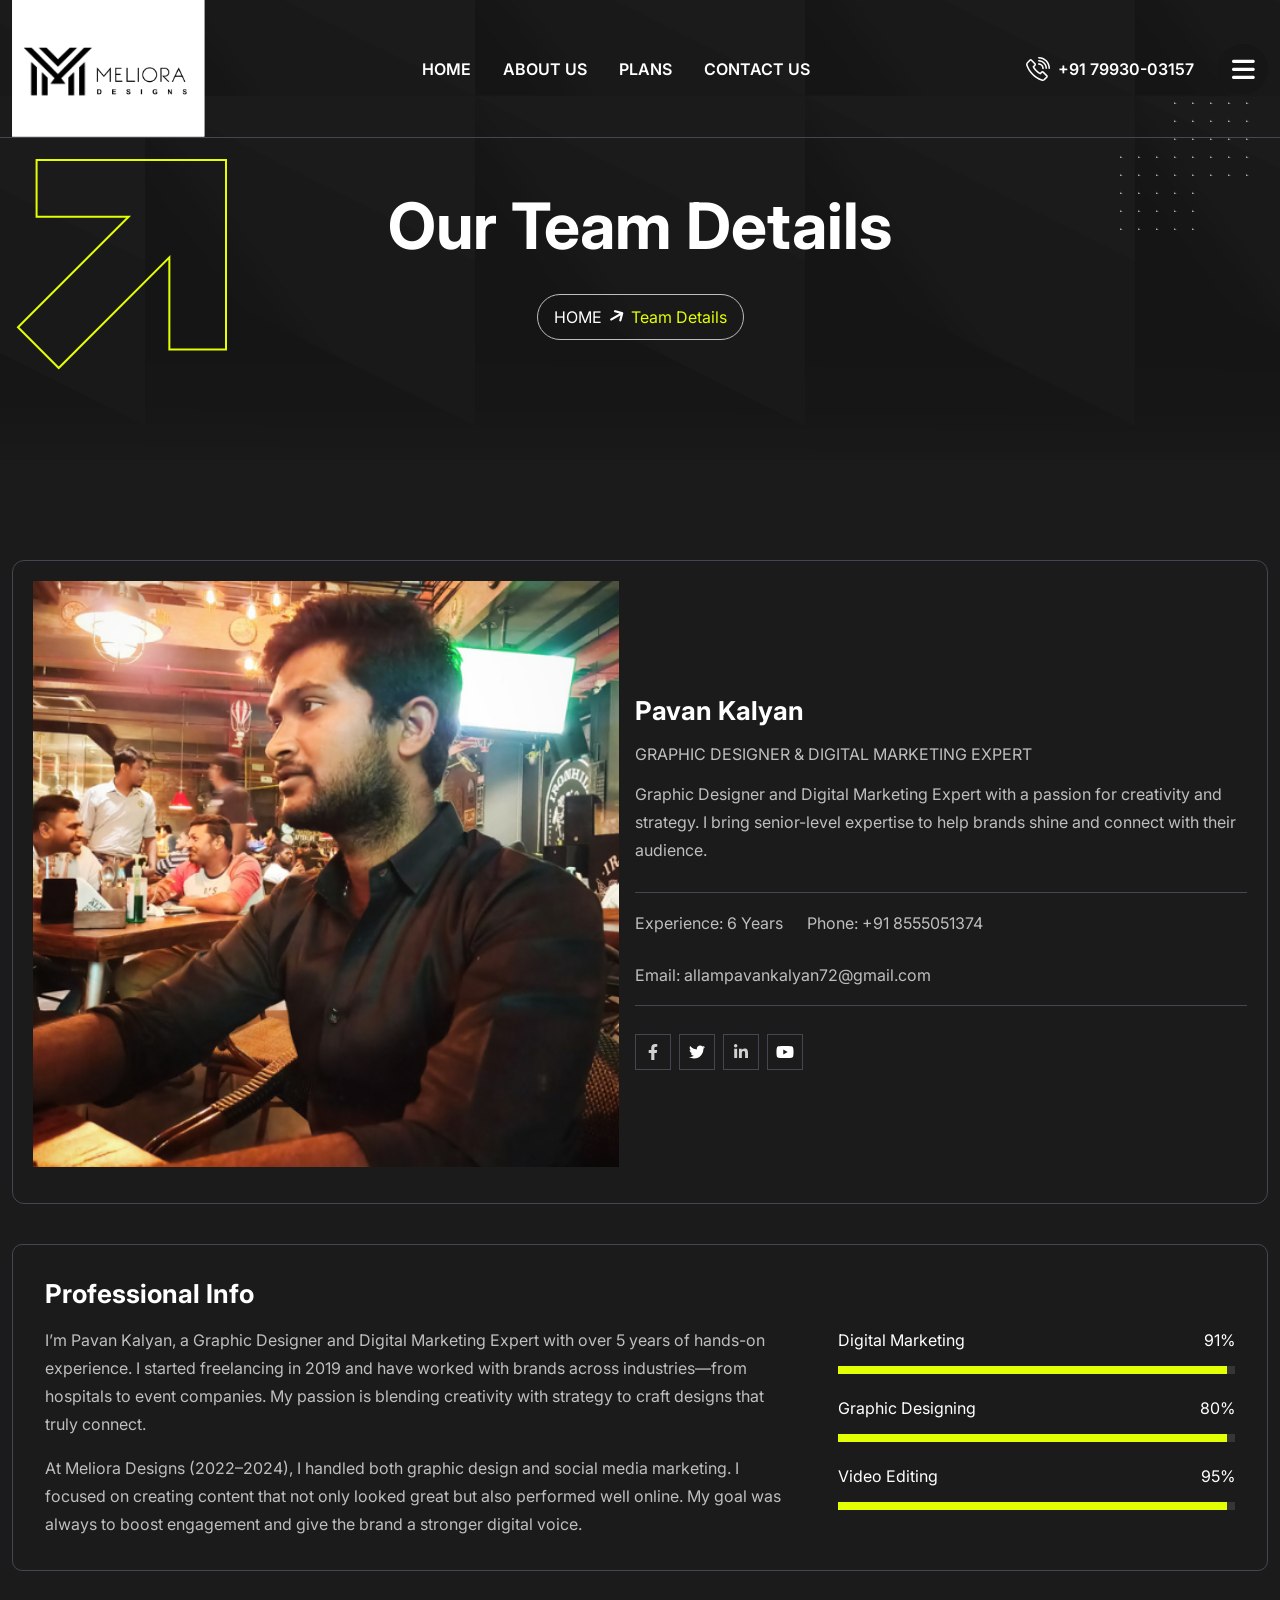
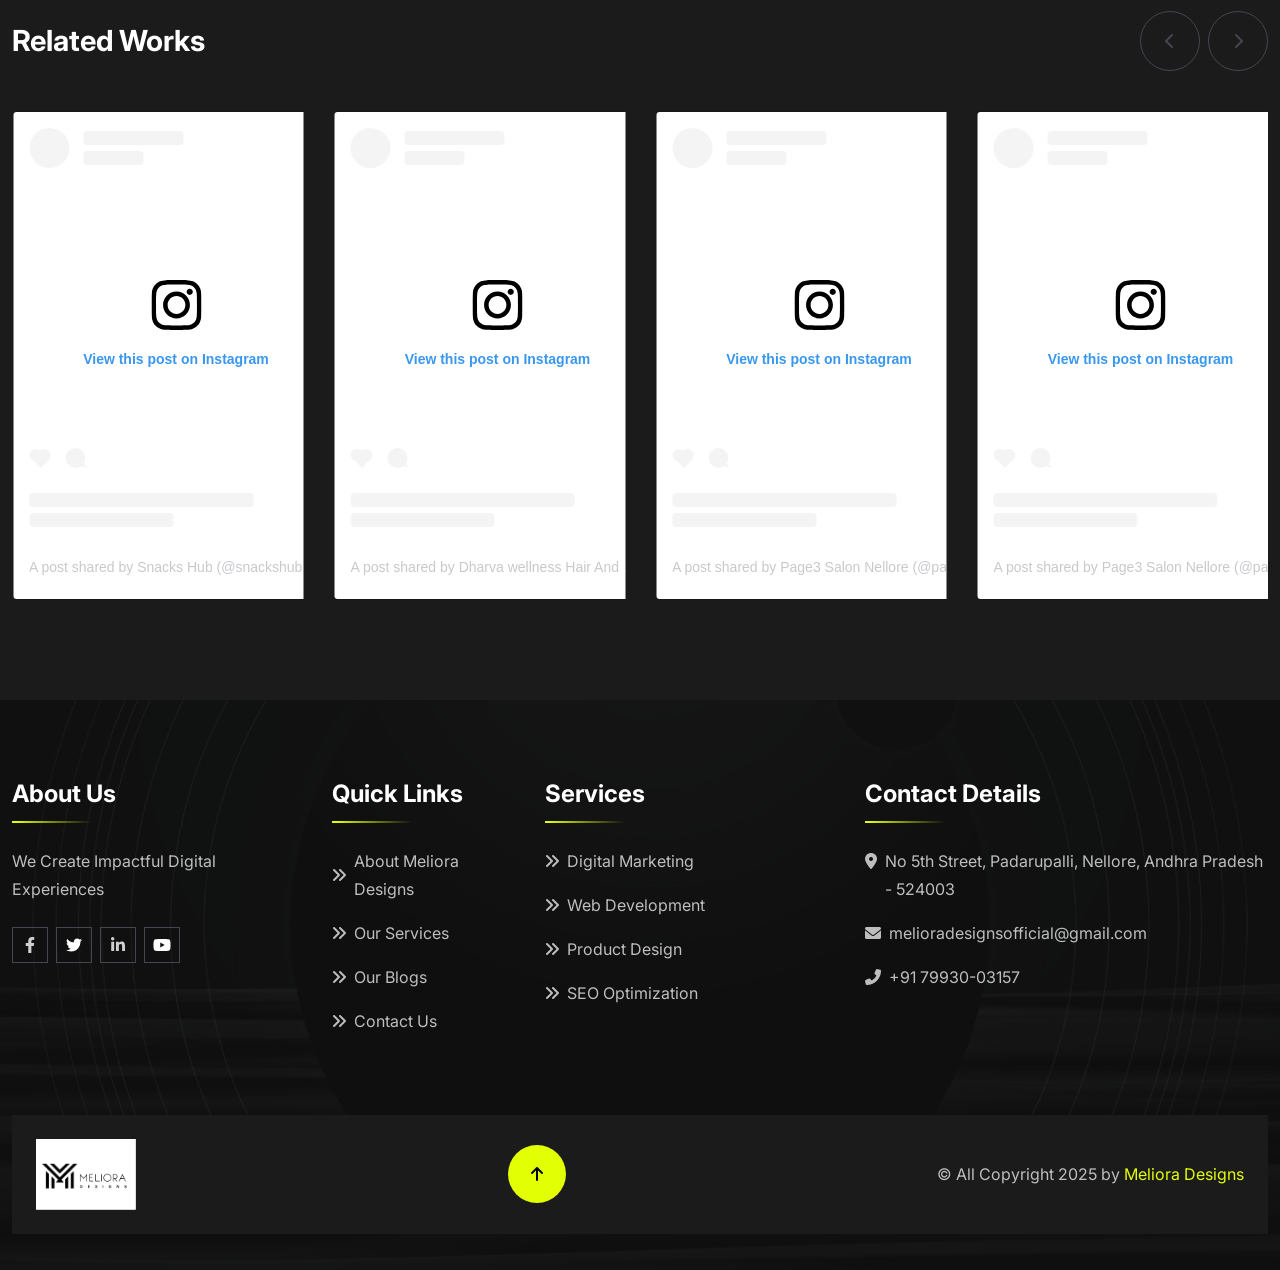
<file: pavan.html>
<!doctype html>
<html lang="en">

<!--<< Header Area >>-->

<head>

    <!-- == Meta Tags == -->
    <meta charset="UTF-8">
    <meta http-equiv="X-UA-Compatible" content="IE=edge">
    <meta name="viewport" content="width=device-width, initial-scale=1.0">
    <!-- Keywords -->
    <meta name="keywords" content="boot, Bootstrap, Meliora Designs - HTML Template">
    <!--  Description -->
    <meta name="description" content="Meliora Designs - Landing HTML Template">
    <!-- == Page title == -->
    <title>Meliora Designs - Digital Agency HTML Template</title>
    <!-- Favicon/x-icon -->
    <link rel="shortcut icon" href="assets/img/logo/favicon.png" type="image/x-icon">
    <!-- Bootstrap Min 5.2.3 Css-->
    <link rel="stylesheet" href="assets/css/bootstrap.min.css">
    <!-- Fontawsome Icons Css-->
    <link rel="stylesheet" href="assets/css/all.min.css">
    <!-- Magnifiq Popup Css -->
    <link rel="stylesheet" href="assets/css/magnific-popup.css">
    <!-- Nice Select Css -->
    <link rel="stylesheet" href="assets/css/nice-select.css">
    <!-- Swiper Slider Css -->
    <link rel="stylesheet" href="assets/css/swiper.min.css">
    <!-- Aos Animation Css -->
    <link rel="stylesheet" href="assets/css/aos.css">
    <!-- Main css -->
    <link rel="stylesheet" href="assets/css/main.css">
</head>

<body class="position-relative bg2-clr">

    <!-- Preloader Start -->
    <div id="preloader" class="preloader">
        <div class="animation-preloader">
            <div class="spinner">
            </div>
            <div class="txt-loading">
                <span data-text-preloader="M" class="letters-loading">
                    M
                </span>
                <span data-text-preloader="E" class="letters-loading">
                    E
                </span>
                <span data-text-preloader="L" class="letters-loading">
                    L
                </span>
                <span data-text-preloader="I" class="letters-loading">
                    I
                </span>
                <span data-text-preloader="O" class="letters-loading">
                    O
                </span>
                <span data-text-preloader="R" class="letters-loading">
                    R
                </span>
                <span data-text-preloader="A" class="letters-loading">
                    A
                </span>
            </div>
            <p class="text-center">Loading</p>
        </div>
        <div class="loader">
            <div class="row">
                <div class="col-3 loader-section section-left">
                    <div class="bg"></div>
                </div>
                <div class="col-3 loader-section section-left">
                    <div class="bg"></div>
                </div>
                <div class="col-3 loader-section section-right">
                    <div class="bg"></div>
                </div>
                <div class="col-3 loader-section section-right">
                    <div class="bg"></div>
                </div>
            </div>
        </div>
    </div>

    <!-- Custom Header Start -->
    <header class="header-section cmn-fixed hb-border py-lg-0 py-6">
        <div class="container">
            <div class="main-navbar">
                <nav class="navbar-custom">
                    <div class="d-lg-flex flex-xl-nowrap flex-wrap align-items-center justify-content-lg-between">
                        <div class="d-flex align-items-center justify-content-between">
                            <a href="index.html" class="brand-logo">
                                <img class="w-100" src="assets/img/logo/main-logo.svg" alt="logo">
                            </a>
                            <button class="navbar-toggle-btn d-block d-lg-none" type="button">
                                <span></span>
                                <span></span>
                                <span></span>
                                <span></span>
                            </button>
                        </div>
                        <div class="navbar-toggle-item">
                            <ul
                                class="custom-nav d-lg-flex d-grid gap-xxl-10 gap-xl-8 gap-lg-5 gap-md-2 gap-2 pt-lg-0 pt-5">
                                <li class="menu-item position-relative">
                                    <a href="index.html" class="fw_500 contact-text">
                                        Home
                                    </a>
                                </li>
                                <li class="menu-item position-relative">
                                    <a href="about.html" class="fw_500">
                                        About Us
                                    </a>
                                </li>
                                <li class="menu-item position-relative">
                                    <a href="pricing.html" class="fw_500 contact-text">
                                        Plans
                                    </a>
                                </li>
                                <li class="menu-item position-relative" hidden="true">
                                    <button class="position-relative  ps-5 fw_500 white-clr cus-z1">
                                        Pages
                                    </button>
                                    <ul class="sub-menu px-lg-4 py-xxl-3 py-2">
                                        <li class="menu-link py-1">
                                            <a href="about.html" class="fw_500 white-clr">About</a>
                                        </li>
                                        <li class="menu-link py-1">
                                            <a href="pricing.html" class="fw_500 white-clr">Pricing Plan</a>
                                        </li>
                                        <li class="menu-link py-1">
                                            <a href="study-grid.html" class="fw_500 white-clr">Case Study</a>
                                        </li>
                                        <li class="menu-link py-1">
                                            <a href="study-details.html" class="fw_500 white-clr">Case Study Details</a>
                                        </li>
                                        <li class="menu-link py-1">
                                            <a href="team.html" class="fw_500 white-clr">Team Grid</a>
                                        </li>
                                        <li class="menu-link py-1">
                                            <a href="team-details.html" class="fw_500 white-clr">Team Details</a>
                                        </li>
                                        <li class="menu-link py-1">
                                            <a href="faq.html" class="fw_500 white-clr">Faqs</a>
                                        </li>
                                        <li class="menu-link py-1">
                                            <a href="contact.html" class="fw_500 white-clr">Contact</a>
                                        </li>
                                        <li class="menu-link py-1">
                                            <a href="oops.html" class="fw_500 white-clr">Oops 404</a>
                                        </li>
                                    </ul>
                                </li>
                                <li class="menu-item position-relative" hidden="true">
                                    <button class="position-relative  ps-5 fw_500 white-clr cus-z1">
                                        Blog
                                    </button>
                                    <ul class="sub-menu px-lg-4 py-xxl-3 py-2">
                                        <li class="menu-link py-1">
                                            <a href="#" class="fw_500 white-clr">Blog Grid</a>
                                        </li>
                                        <li class="menu-link py-1">
                                            <a href="blog-list.html" class="fw_500 white-clr">Blog List</a>
                                        </li>
                                        <li class="menu-link py-1">
                                            <a href="blog-details.html" class="fw_500 white-clr">Blog Details</a>
                                        </li>
                                    </ul>
                                </li>
                                <li class="menu-item position-relative">
                                    <a href="contact.html" class="fw_500">
                                        Contact Us
                                    </a>
                                </li>
                            </ul>
                        </div>
                        <div
                            class="d-lg-flex d-grid justify-content-center ph-clickwrap align-items-center gap-xxl-7 gap-xl-6 gap-lg-5 gap-3">
                            <a href="#" class="d-flex align-items-center header-ph gap-2">
                                <svg width="24" height="24" viewBox="0 0 24 24" fill="none"
                                    xmlns="http://www.w3.org/2000/svg">
                                    <g clip-path="url(#clip0_6577_1298)">
                                        <path
                                            d="M21.2438 18.1073L17.7431 14.6066C17.0144 13.8779 15.8329 13.8771 15.1034 14.6066L14.0839 15.6261C11.7543 14.2035 9.79723 12.2464 8.37459 9.91682L9.49247 8.79899C10.2202 8.07121 10.2202 6.88701 9.49242 6.15923L5.9917 2.65851C5.26504 1.93194 4.08525 1.92519 3.34978 2.66071L1.14994 4.87766C0.0974045 5.76145 -0.272814 7.21251 0.207186 8.58777C2.67028 15.6461 8.35472 21.3305 15.413 23.7936C16.7409 24.2569 18.1046 23.9104 18.9717 23.0171C18.9842 23.006 18.9964 22.9946 19.0084 22.9826L21.2438 20.7471C21.9716 20.0193 21.9716 18.8352 21.2438 18.1073ZM20.1287 19.6319L17.9437 21.8168C17.9171 21.839 17.8919 21.863 17.8681 21.8888C17.4082 22.3887 16.6684 22.5613 15.9327 22.3044C9.32433 19.9984 4.00237 14.6764 1.69631 8.06802C1.43226 7.31141 1.62276 6.52752 2.18165 6.07091C2.20289 6.05357 2.22323 6.0351 2.24255 6.01565L4.46719 3.77366C4.49403 3.74672 4.52593 3.72536 4.56106 3.71081C4.5962 3.69626 4.63386 3.6888 4.67189 3.68887C4.7167 3.68887 4.80281 3.69984 4.87659 3.77366L8.37722 7.27438C8.43142 7.32871 8.46186 7.40231 8.46187 7.47905C8.46188 7.55579 8.43145 7.6294 8.37726 7.68374L6.82837 9.23263C6.70656 9.35442 6.62798 9.51274 6.60464 9.68339C6.58129 9.85405 6.61447 10.0277 6.69909 10.1777C8.37983 13.1574 10.8433 15.6209 13.8231 17.3016C13.9731 17.3862 14.1467 17.4194 14.3173 17.3961C14.488 17.3727 14.6463 17.2942 14.7681 17.1724L16.2187 15.7218C16.273 15.6676 16.3466 15.6371 16.4233 15.6371C16.5001 15.6371 16.5737 15.6676 16.628 15.7218L20.1287 19.2225C20.1829 19.2769 20.2133 19.3505 20.2133 19.4272C20.2133 19.504 20.1829 19.5776 20.1287 19.6319ZM12.6048 6.15604C12.1693 6.15604 11.8162 6.5091 11.8162 6.94462C11.8162 7.38013 12.1692 7.73319 12.6048 7.73319C14.6244 7.73319 16.2675 9.37631 16.2675 11.396C16.2675 11.8315 16.6206 12.1845 17.0561 12.1845C17.4916 12.1845 17.8447 11.8315 17.8447 11.396C17.8447 8.50668 15.4941 6.15604 12.6048 6.15604Z"
                                            fill="white" />
                                        <path
                                            d="M12.7779 3C12.3483 3 12 3.34828 12 3.7779C12 4.20752 12.3482 4.5558 12.7779 4.5558C16.4537 4.5558 19.4442 7.54629 19.4442 11.2221C19.4442 11.6517 19.7925 12 20.2221 12C20.6517 12 21 11.6517 21 11.2221C21 6.68844 17.3116 3 12.7779 3Z"
                                            fill="white" />
                                        <path
                                            d="M20.7128 3.28719C18.593 1.1674 15.7745 0 12.7767 0C12.3477 0 12 0.347735 12 0.776679C12 1.20562 12.3477 1.55336 12.7767 1.55336C18.1087 1.55336 22.4466 5.89127 22.4466 11.2233C22.4466 11.6523 22.7944 12 23.2233 12C23.6523 12 24 11.6523 24 11.2233C24 8.22542 22.8326 5.40702 20.7128 3.28719Z"
                                            fill="white" />
                                    </g>
                                    <defs>
                                        <clipPath id="clip0_6577_1298">
                                            <rect width="24" height="24" fill="white" />
                                        </clipPath>
                                    </defs>
                                </svg>
                                <span class="stext">
                                    +91 79930-03157 
                                </span>
                            </a>
                            <div class="remove-click remove-clickbg-adding d-center m-auto">
                                <i class="fas fa-bars"></i>
                            </div>
                        </div>
                    </div>
                </nav>
            </div>
        </div>
    </header>
    <!-- Custom Header End -->



    <!-- Custom Search Start -->
    <div class="search-wrap">
        <div class="search-inner">
            <i class="fas fa-times search-close" id="search-close"></i>
            <div class="search-cell">
                <form method="get">
                    <div class="search-field-holder">
                        <input type="search" class="main-search-input" placeholder="Search...">
                    </div>
                </form>
            </div>
        </div>
    </div>
    <!-- Custom Search End -->

    <!-- Main start -->
    <main class="main">

        <!-- Breadcrumnd Banner -->
        <section class="breadcrumnd-banner position-relative">
            <div class="container">
                <div class="row g-5 justify-content-center">
                    <div class="col-lg-7">
                        <div class="breadcrumnd-content text-center">
                            <h1 class="white mb-xxl-10 mb-xl-8 mb-6" data-aos="zoom-in-left" data-aos-duration="1800">
                                Our Team Details
                            </h1>
                            <ul class="breadcrumnd d-inline-flex align-items-center gap-2 pra-border radius100 py-xxl-3 py-2 px-xxl-4 px-4"
                                data-aos="zoom-in-right" data-aos-duration="2000">
                                <li>
                                    <a href="index.html" class="text-uppercase htheme">
                                        Home
                                    </a>
                                </li>
                                <li>
                                    <span class="rot60 d-inline-block">
                                        <i class="fas fa-arrow-up"></i>
                                    </span>
                                </li>
                                <li class="theme-clr">
                                    Team Details
                                </li>
                            </ul>
                        </div>
                    </div>
                </div>
            </div>
            <!--Element-->
            <img src="assets/img/element/cmn-dost.png" alt="img" class="cmn-dots">
            <div class="cmn-svg-shape cmn-svg">
                <svg width="211" height="211" viewBox="0 0 211 211" fill="none" xmlns="http://www.w3.org/2000/svg">
                    <path
                        d="M153.353 98.3617V190.413H210V1H20.5872V57.6468H112.638L2 168.285L42.7149 209L153.353 98.3617Z"
                        stroke="url(#paint0_linear_6584_3026)" stroke-width="2" />
                    <defs>
                        <linearGradient id="paint0_linear_6584_3026" x1="416.867" y1="-216.267" x2="8.49998" y2="192.1"
                            gradientUnits="userSpaceOnUse">
                            <stop offset="2" stop-color="#E3FF04" />
                            <stop offset="1" stop-color="#FF7425" stop-opacity="0" />
                        </linearGradient>
                    </defs>
                </svg>
            </div>
        </section>
        <!-- Breadcrumnd Banner -->

        <!-- Team Details Start -->
        <section class="team-details pt-space pb-space">
            <div class="container">
                <div class="team-details-box cmn-border d-lg-flex d-grid justify-content-lg-start justify-content-center align-items-center gap-xxl-7 gap-xl-4 gap-lg-3 p-xxl-7 p-xl-5 p-lg-4 p-3 mb-xxl-15 mb-xl-10 mb-8"
                    data-aos="zoom-in" data-aos-duration="2000">
                    <div class="thumb text-lg-start text-center mb-4 w-lg-auto w-100" data-aos="zoom-in-left"
                        data-aos-duration="1600">
                        <img src="assets/img/team/founder.png" alt="img" class="w-lg-auto w-100">
                    </div>
                    <div class="content text-lg-start text-center">
                        <h4 class="white-clr mb-xxl-4 mb-xl-3 mb-2">
                            Pavan kalyan
                        </h4>
                        <span class="pra-clr">
                            GRAPHIC DESIGNER & DIGITAL MARKETING EXPERT
                        </span>
                        <p class="pra-clr mt-xxl-4 mt-xl-3 mt-2">
                            Graphic Designer and Digital Marketing Expert with a passion for
                            creativity and strategy. I bring senior-level expertise to help
                            brands shine and connect with their audience.
                        </p>
                        <ul
                            class="leslie-info d-flex justify-content-lg-start justify-content-center flex-wrap align-items-center gap-xxl-7 gap-xl-6 gap-lg-5 gap-md-4 gap-3 bb-border bt-border py-xxl-5 py-xl-4 py-lg-3 py-2 my-xxl-8 my-xl-7 my-lg-6 my-5">
                            <li class="pra-clr">
                                Experience: 6 Years
                            </li>
                            <li class="pra-clr">
                                Phone: +91 8555051374
                            </li>
                            <li class="pra-clr">
                                Email: allampavankalyan72@gmail.com
                            </li>
                        </ul>
                        <ul
                            class="common-social justify-content-lg-start d-flex justify-content-center align-items-center gap-2">
                            <li data-aos="zoom-in-right" data-aos-duration="1400">
                                <a href="#" class="d-center">
                                    <svg width="10" height="16" viewBox="0 0 10 16" fill="none"
                                        xmlns="http://www.w3.org/2000/svg">
                                        <g opacity="0.8" clip-path="url(#clip0_6308_28)">
                                            <path
                                                d="M8.72266 9L9.16703 6.10437H6.38859V4.22531C6.38859 3.43313 6.77672 2.66094 8.02109 2.66094H9.28422V0.195625C9.28422 0.195625 8.13797 0 7.04203 0C4.75391 0 3.25828 1.38688 3.25828 3.8975V6.10437H0.714844V9H3.25828V16H6.38859V9H8.72266Z"
                                                fill="white" />
                                        </g>
                                        <defs>
                                            <clipPath id="clip0_6308_282244">
                                                <rect width="10" height="16" fill="white" />
                                            </clipPath>
                                        </defs>
                                    </svg>
                                </a>
                            </li>
                            <li data-aos="zoom-in-right" data-aos-duration="1600">
                                <a href="#" class="d-center">
                                    <svg width="16" height="16" viewBox="0 0 16 16" fill="none"
                                        xmlns="http://www.w3.org/2000/svg">
                                        <path
                                            d="M14.3553 4.74149C14.3655 4.88362 14.3655 5.02577 14.3655 5.1679C14.3655 9.5029 11.066 14.4978 5.03553 14.4978C3.17766 14.4978 1.45178 13.9597 0 13.0258C0.263969 13.0562 0.51775 13.0664 0.791875 13.0664C2.32484 13.0664 3.73603 12.5486 4.86294 11.6654C3.42131 11.6349 2.21319 10.6907 1.79694 9.39124C2 9.42168 2.20303 9.44199 2.41625 9.44199C2.71066 9.44199 3.00509 9.40137 3.27919 9.33034C1.77666 9.02574 0.649719 7.70596 0.649719 6.11205V6.07146C1.08625 6.31512 1.59391 6.4674 2.13194 6.48768C1.24869 5.89884 0.670031 4.89377 0.670031 3.75671C0.670031 3.14759 0.832437 2.58921 1.11672 2.1019C2.73094 4.09174 5.15734 5.39121 7.87812 5.53337C7.82737 5.28971 7.79691 5.03593 7.79691 4.78212C7.79691 2.97499 9.25884 1.50293 11.0761 1.50293C12.0202 1.50293 12.873 1.89887 13.472 2.53846C14.2131 2.39634 14.9238 2.12221 15.5532 1.74659C15.3096 2.50802 14.7918 3.14762 14.1116 3.55368C14.7715 3.48265 15.4111 3.29987 15.9999 3.04609C15.5533 3.6958 14.9949 4.27446 14.3553 4.74149V4.74149Z"
                                            fill="white" />
                                    </svg>
                                </a>
                            </li>
                            <li data-aos="zoom-in-right" data-aos-duration="1800">
                                <a href="#" class="d-center">
                                    <svg width="14" height="16" viewBox="0 0 14 16" fill="none"
                                        xmlns="http://www.w3.org/2000/svg">
                                        <g opacity="0.8">
                                            <path
                                                d="M3.13375 13.9997H0.23125V4.65281H3.13375V13.9997ZM1.68094 3.37781C0.752813 3.37781 0 2.60906 0 1.68094C6.64312e-09 1.23513 0.177098 0.807572 0.492335 0.492335C0.807572 0.177098 1.23513 0 1.68094 0C2.12675 0 2.5543 0.177098 2.86954 0.492335C3.18478 0.807572 3.36188 1.23513 3.36188 1.68094C3.36188 2.60906 2.60875 3.37781 1.68094 3.37781ZM13.9969 13.9997H11.1006V9.44969C11.1006 8.36531 11.0787 6.97469 9.59156 6.97469C8.0825 6.97469 7.85125 8.15281 7.85125 9.37156V13.9997H4.95188V4.65281H7.73562V5.92781H7.77625C8.16375 5.19344 9.11031 4.41844 10.5225 4.41844C13.46 4.41844 14 6.35281 14 8.86531V13.9997H13.9969Z"
                                                fill="white" />
                                        </g>
                                    </svg>
                                </a>
                            </li>
                            <li data-aos="zoom-in-right" data-aos-duration="1900">
                                <a href="#" class="d-center">
                                    <svg width="18" height="12" viewBox="0 0 18 12" fill="none"
                                        xmlns="http://www.w3.org/2000/svg">
                                        <path
                                            d="M17.1769 1.87759C16.9806 1.13853 16.4023 0.556469 15.668 0.358938C14.337 0 9.00014 0 9.00014 0C9.00014 0 3.66327 0 2.3323 0.358938C1.59802 0.5565 1.0197 1.13853 0.823422 1.87759C0.466797 3.21719 0.466797 6.01213 0.466797 6.01213C0.466797 6.01213 0.466797 8.80706 0.823422 10.1467C1.0197 10.8857 1.59802 11.4435 2.3323 11.6411C3.66327 12 9.00014 12 9.00014 12C9.00014 12 14.337 12 15.668 11.6411C16.4023 11.4435 16.9806 10.8857 17.1769 10.1467C17.5335 8.80706 17.5335 6.01213 17.5335 6.01213C17.5335 6.01213 17.5335 3.21719 17.1769 1.87759V1.87759ZM7.25467 8.54972V3.47453L11.7153 6.01219L7.25467 8.54972V8.54972Z"
                                            fill="white" />
                                    </svg>
                                </a>
                            </li>
                        </ul>
                    </div>
                </div>
                <div class="professional-info-details cmn-border p-xxl-10 p-xl-8 p-5">
                    <h4 class="mb-xxl-7 mb-4 white-clr">
                        Professional Info
                    </h4>
                    <div
                        class="d-flex flex-lg-nowrap flex-wrap justify-content-between gap-xxl-15 gap-xl-10 gap-lg-7 gap-sm-5 gap-3">
                        <p class="pra-clr challenge-pra1" data-aos="zoom-in-left" data-aos-duration="1400">
                            I’m Pavan Kalyan, a Graphic Designer and Digital Marketing Expert with over 5 years of hands-on experience. I started freelancing in 2019 and have worked with brands across industries—from hospitals to event companies. My passion is blending creativity with strategy to craft designs that truly connect.
                            <span class="pra-clr mt-xxl-7 mt-xl-4 mt-3 d-block">
                               At Meliora Designs (2022–2024), I handled both graphic design and social media marketing. I focused on creating content that not only looked great but also performed well online. My goal was always to boost engagement and give the brand a stronger digital voice.
                            </span>
                        </p>
                        <div class="result-progress-wrap w-100">
                            <div class="progres-item mb-xxl-6 mb-xl-5 mb-4">
                                <div class="d-flex align-items-center justify-content-between mb-xxl-5 mb-3">
                                    <span class="conssub">
                                        Digital Marketing
                                    </span>
                                    <span class="cons">91%</span>
                                </div>
                                <div class="progress-solving">
                                    <div class="progress-bar"></div>
                                </div>
                            </div>
                            <div class="progres-item mb-xxl-6 mb-xl-5 mb-4">
                                <div class="d-flex align-items-center justify-content-between mb-xxl-5 mb-3">
                                    <span class="conssub">
                                        Graphic Designing
                                    </span>
                                    <span class="cons">80%</span>
                                </div>
                                <div class="progress-solving">
                                    <div class="progress-bar"></div>
                                </div>
                            </div>
                            <div class="progres-item">
                                <div class="d-flex align-items-center justify-content-between mb-xxl-5 mb-3">
                                    <span class="conssub">
                                        Video Editing
                                    </span>
                                    <span class="cons">95%</span>
                                </div>
                                <div class="progress-solving">
                                    <div class="progress-bar"></div>
                                </div>
                            </div>
                        </div>
                    </div>
                </div>
                <div class="d-flex align-items-center justify-content-between gap-3">
                    <h3 class="related-title white-clr">
                        Related Works
                    </h3>
                    <div
                        class="slider-button d-flex gap-xxl-3 gap-2 align-items-center justify-content-between slider-button-60 mt-xxl-15 mt-xl-10 mt-9 mb-xxl-15 mb-xl-10 mb-9">
                        <button class="cmn-prev cmn-border d-center">
                            <i class="fas fa-chevron-left"></i>
                        </button>
                        <button class="cmn-next cmn-border d-center">
                            <i class="fas fa-chevron-right"></i>
                        </button>
                    </div>
                </div>
                <div class="swiper team-slidewrap">
                    <div class="swiper-wrapper">
                        <div class="swiper-slide">
                            <div class="team-common-item">
                                <div class="thumb position-relative overflow-hidden w-100">
                                    <blockquote class="instagram-media" data-instgrm-permalink="https://www.instagram.com/reel/DEFYVEyp5BI/?utm_source=ig_embed&amp;utm_campaign=loading" data-instgrm-version="14" style=" background:#FFF; border:0; border-radius:3px; box-shadow:0 0 1px 0 rgba(0,0,0,0.5),0 1px 10px 0 rgba(0,0,0,0.15); margin: 1px; max-width:540px; min-width:326px; padding:0; width:99.375%; width:-webkit-calc(100% - 2px); width:calc(100% - 2px);"><div style="padding:16px;"> <a href="https://www.instagram.com/reel/DEFYVEyp5BI/?utm_source=ig_embed&amp;utm_campaign=loading" style=" background:#FFFFFF; line-height:0; padding:0 0; text-align:center; text-decoration:none; width:100%;" target="_blank"> <div style=" display: flex; flex-direction: row; align-items: center;"> <div style="background-color: #F4F4F4; border-radius: 50%; flex-grow: 0; height: 40px; margin-right: 14px; width: 40px;"></div> <div style="display: flex; flex-direction: column; flex-grow: 1; justify-content: center;"> <div style=" background-color: #F4F4F4; border-radius: 4px; flex-grow: 0; height: 14px; margin-bottom: 6px; width: 100px;"></div> <div style=" background-color: #F4F4F4; border-radius: 4px; flex-grow: 0; height: 14px; width: 60px;"></div></div></div><div style="padding: 19% 0;"></div> <div style="display:block; height:50px; margin:0 auto 12px; width:50px;"><svg width="50px" height="50px" viewBox="0 0 60 60" version="1.1" xmlns="https://www.w3.org/2000/svg" xmlns:xlink="https://www.w3.org/1999/xlink"><g stroke="none" stroke-width="1" fill="none" fill-rule="evenodd"><g transform="translate(-511.000000, -20.000000)" fill="#000000"><g><path d="M556.869,30.41 C554.814,30.41 553.148,32.076 553.148,34.131 C553.148,36.186 554.814,37.852 556.869,37.852 C558.924,37.852 560.59,36.186 560.59,34.131 C560.59,32.076 558.924,30.41 556.869,30.41 M541,60.657 C535.114,60.657 530.342,55.887 530.342,50 C530.342,44.114 535.114,39.342 541,39.342 C546.887,39.342 551.658,44.114 551.658,50 C551.658,55.887 546.887,60.657 541,60.657 M541,33.886 C532.1,33.886 524.886,41.1 524.886,50 C524.886,58.899 532.1,66.113 541,66.113 C549.9,66.113 557.115,58.899 557.115,50 C557.115,41.1 549.9,33.886 541,33.886 M565.378,62.101 C565.244,65.022 564.756,66.606 564.346,67.663 C563.803,69.06 563.154,70.057 562.106,71.106 C561.058,72.155 560.06,72.803 558.662,73.347 C557.607,73.757 556.021,74.244 553.102,74.378 C549.944,74.521 548.997,74.552 541,74.552 C533.003,74.552 532.056,74.521 528.898,74.378 C525.979,74.244 524.393,73.757 523.338,73.347 C521.94,72.803 520.942,72.155 519.894,71.106 C518.846,70.057 518.197,69.06 517.654,67.663 C517.244,66.606 516.755,65.022 516.623,62.101 C516.479,58.943 516.448,57.996 516.448,50 C516.448,42.003 516.479,41.056 516.623,37.899 C516.755,34.978 517.244,33.391 517.654,32.338 C518.197,30.938 518.846,29.942 519.894,28.894 C520.942,27.846 521.94,27.196 523.338,26.654 C524.393,26.244 525.979,25.756 528.898,25.623 C532.057,25.479 533.004,25.448 541,25.448 C548.997,25.448 549.943,25.479 553.102,25.623 C556.021,25.756 557.607,26.244 558.662,26.654 C560.06,27.196 561.058,27.846 562.106,28.894 C563.154,29.942 563.803,30.938 564.346,32.338 C564.756,33.391 565.244,34.978 565.378,37.899 C565.522,41.056 565.552,42.003 565.552,50 C565.552,57.996 565.522,58.943 565.378,62.101 M570.82,37.631 C570.674,34.438 570.167,32.258 569.425,30.349 C568.659,28.377 567.633,26.702 565.965,25.035 C564.297,23.368 562.623,22.342 560.652,21.575 C558.743,20.834 556.562,20.326 553.369,20.18 C550.169,20.033 549.148,20 541,20 C532.853,20 531.831,20.033 528.631,20.18 C525.438,20.326 523.257,20.834 521.349,21.575 C519.376,22.342 517.703,23.368 516.035,25.035 C514.368,26.702 513.342,28.377 512.574,30.349 C511.834,32.258 511.326,34.438 511.181,37.631 C511.035,40.831 511,41.851 511,50 C511,58.147 511.035,59.17 511.181,62.369 C511.326,65.562 511.834,67.743 512.574,69.651 C513.342,71.625 514.368,73.296 516.035,74.965 C517.703,76.634 519.376,77.658 521.349,78.425 C523.257,79.167 525.438,79.673 528.631,79.82 C531.831,79.965 532.853,80.001 541,80.001 C549.148,80.001 550.169,79.965 553.369,79.82 C556.562,79.673 558.743,79.167 560.652,78.425 C562.623,77.658 564.297,76.634 565.965,74.965 C567.633,73.296 568.659,71.625 569.425,69.651 C570.167,67.743 570.674,65.562 570.82,62.369 C570.966,59.17 571,58.147 571,50 C571,41.851 570.966,40.831 570.82,37.631"></path></g></g></g></svg></div><div style="padding-top: 8px;"> <div style=" color:#3897f0; font-family:Arial,sans-serif; font-size:14px; font-style:normal; font-weight:550; line-height:18px;">View this post on Instagram</div></div><div style="padding: 12.5% 0;"></div> <div style="display: flex; flex-direction: row; margin-bottom: 14px; align-items: center;"><div> <div style="background-color: #F4F4F4; border-radius: 50%; height: 12.5px; width: 12.5px; transform: translateX(0px) translateY(7px);"></div> <div style="background-color: #F4F4F4; height: 12.5px; transform: rotate(-45deg) translateX(3px) translateY(1px); width: 12.5px; flex-grow: 0; margin-right: 14px; margin-left: 2px;"></div> <div style="background-color: #F4F4F4; border-radius: 50%; height: 12.5px; width: 12.5px; transform: translateX(9px) translateY(-18px);"></div></div><div style="margin-left: 8px;"> <div style=" background-color: #F4F4F4; border-radius: 50%; flex-grow: 0; height: 20px; width: 20px;"></div> <div style=" width: 0; height: 0; border-top: 2px solid transparent; border-left: 6px solid #f4f4f4; border-bottom: 2px solid transparent; transform: translateX(16px) translateY(-4px) rotate(30deg)"></div></div><div style="margin-left: auto;"> <div style=" width: 0px; border-top: 8px solid #F4F4F4; border-right: 8px solid transparent; transform: translateY(16px);"></div> <div style=" background-color: #F4F4F4; flex-grow: 0; height: 12px; width: 16px; transform: translateY(-4px);"></div> <div style=" width: 0; height: 0; border-top: 8px solid #F4F4F4; border-left: 8px solid transparent; transform: translateY(-4px) translateX(8px);"></div></div></div> <div style="display: flex; flex-direction: column; flex-grow: 1; justify-content: center; margin-bottom: 24px;"> <div style=" background-color: #F4F4F4; border-radius: 4px; flex-grow: 0; height: 14px; margin-bottom: 6px; width: 224px;"></div> <div style=" background-color: #F4F4F4; border-radius: 4px; flex-grow: 0; height: 14px; width: 144px;"></div></div></a><p style=" color:#c9c8cd; font-family:Arial,sans-serif; font-size:14px; line-height:17px; margin-bottom:0; margin-top:8px; overflow:hidden; padding:8px 0 7px; text-align:center; text-overflow:ellipsis; white-space:nowrap;"><a href="https://www.instagram.com/reel/DEFYVEyp5BI/?utm_source=ig_embed&amp;utm_campaign=loading" style=" color:#c9c8cd; font-family:Arial,sans-serif; font-size:14px; font-style:normal; font-weight:normal; line-height:17px; text-decoration:none;" target="_blank">A post shared by Snacks Hub (@snackshubnellore)</a></p></div></blockquote>
                                </div>
                            </div>
                        </div>
                        <div class="swiper-slide">
                            <div class="team-common-item">
                                <div class="thumb position-relative overflow-hidden w-100">
                                    <blockquote class="instagram-media" data-instgrm-permalink="https://www.instagram.com/reel/DD3l3j_PRJl/?utm_source=ig_embed&amp;utm_campaign=loading" data-instgrm-version="14" style=" background:#FFF; border:0; border-radius:3px; box-shadow:0 0 1px 0 rgba(0,0,0,0.5),0 1px 10px 0 rgba(0,0,0,0.15); margin: 1px; max-width:540px; min-width:326px; padding:0; width:99.375%; width:-webkit-calc(100% - 2px); width:calc(100% - 2px);"><div style="padding:16px;"> <a href="https://www.instagram.com/reel/DD3l3j_PRJl/?utm_source=ig_embed&amp;utm_campaign=loading" style=" background:#FFFFFF; line-height:0; padding:0 0; text-align:center; text-decoration:none; width:100%;" target="_blank"> <div style=" display: flex; flex-direction: row; align-items: center;"> <div style="background-color: #F4F4F4; border-radius: 50%; flex-grow: 0; height: 40px; margin-right: 14px; width: 40px;"></div> <div style="display: flex; flex-direction: column; flex-grow: 1; justify-content: center;"> <div style=" background-color: #F4F4F4; border-radius: 4px; flex-grow: 0; height: 14px; margin-bottom: 6px; width: 100px;"></div> <div style=" background-color: #F4F4F4; border-radius: 4px; flex-grow: 0; height: 14px; width: 60px;"></div></div></div><div style="padding: 19% 0;"></div> <div style="display:block; height:50px; margin:0 auto 12px; width:50px;"><svg width="50px" height="50px" viewBox="0 0 60 60" version="1.1" xmlns="https://www.w3.org/2000/svg" xmlns:xlink="https://www.w3.org/1999/xlink"><g stroke="none" stroke-width="1" fill="none" fill-rule="evenodd"><g transform="translate(-511.000000, -20.000000)" fill="#000000"><g><path d="M556.869,30.41 C554.814,30.41 553.148,32.076 553.148,34.131 C553.148,36.186 554.814,37.852 556.869,37.852 C558.924,37.852 560.59,36.186 560.59,34.131 C560.59,32.076 558.924,30.41 556.869,30.41 M541,60.657 C535.114,60.657 530.342,55.887 530.342,50 C530.342,44.114 535.114,39.342 541,39.342 C546.887,39.342 551.658,44.114 551.658,50 C551.658,55.887 546.887,60.657 541,60.657 M541,33.886 C532.1,33.886 524.886,41.1 524.886,50 C524.886,58.899 532.1,66.113 541,66.113 C549.9,66.113 557.115,58.899 557.115,50 C557.115,41.1 549.9,33.886 541,33.886 M565.378,62.101 C565.244,65.022 564.756,66.606 564.346,67.663 C563.803,69.06 563.154,70.057 562.106,71.106 C561.058,72.155 560.06,72.803 558.662,73.347 C557.607,73.757 556.021,74.244 553.102,74.378 C549.944,74.521 548.997,74.552 541,74.552 C533.003,74.552 532.056,74.521 528.898,74.378 C525.979,74.244 524.393,73.757 523.338,73.347 C521.94,72.803 520.942,72.155 519.894,71.106 C518.846,70.057 518.197,69.06 517.654,67.663 C517.244,66.606 516.755,65.022 516.623,62.101 C516.479,58.943 516.448,57.996 516.448,50 C516.448,42.003 516.479,41.056 516.623,37.899 C516.755,34.978 517.244,33.391 517.654,32.338 C518.197,30.938 518.846,29.942 519.894,28.894 C520.942,27.846 521.94,27.196 523.338,26.654 C524.393,26.244 525.979,25.756 528.898,25.623 C532.057,25.479 533.004,25.448 541,25.448 C548.997,25.448 549.943,25.479 553.102,25.623 C556.021,25.756 557.607,26.244 558.662,26.654 C560.06,27.196 561.058,27.846 562.106,28.894 C563.154,29.942 563.803,30.938 564.346,32.338 C564.756,33.391 565.244,34.978 565.378,37.899 C565.522,41.056 565.552,42.003 565.552,50 C565.552,57.996 565.522,58.943 565.378,62.101 M570.82,37.631 C570.674,34.438 570.167,32.258 569.425,30.349 C568.659,28.377 567.633,26.702 565.965,25.035 C564.297,23.368 562.623,22.342 560.652,21.575 C558.743,20.834 556.562,20.326 553.369,20.18 C550.169,20.033 549.148,20 541,20 C532.853,20 531.831,20.033 528.631,20.18 C525.438,20.326 523.257,20.834 521.349,21.575 C519.376,22.342 517.703,23.368 516.035,25.035 C514.368,26.702 513.342,28.377 512.574,30.349 C511.834,32.258 511.326,34.438 511.181,37.631 C511.035,40.831 511,41.851 511,50 C511,58.147 511.035,59.17 511.181,62.369 C511.326,65.562 511.834,67.743 512.574,69.651 C513.342,71.625 514.368,73.296 516.035,74.965 C517.703,76.634 519.376,77.658 521.349,78.425 C523.257,79.167 525.438,79.673 528.631,79.82 C531.831,79.965 532.853,80.001 541,80.001 C549.148,80.001 550.169,79.965 553.369,79.82 C556.562,79.673 558.743,79.167 560.652,78.425 C562.623,77.658 564.297,76.634 565.965,74.965 C567.633,73.296 568.659,71.625 569.425,69.651 C570.167,67.743 570.674,65.562 570.82,62.369 C570.966,59.17 571,58.147 571,50 C571,41.851 570.966,40.831 570.82,37.631"></path></g></g></g></svg></div><div style="padding-top: 8px;"> <div style=" color:#3897f0; font-family:Arial,sans-serif; font-size:14px; font-style:normal; font-weight:550; line-height:18px;">View this post on Instagram</div></div><div style="padding: 12.5% 0;"></div> <div style="display: flex; flex-direction: row; margin-bottom: 14px; align-items: center;"><div> <div style="background-color: #F4F4F4; border-radius: 50%; height: 12.5px; width: 12.5px; transform: translateX(0px) translateY(7px);"></div> <div style="background-color: #F4F4F4; height: 12.5px; transform: rotate(-45deg) translateX(3px) translateY(1px); width: 12.5px; flex-grow: 0; margin-right: 14px; margin-left: 2px;"></div> <div style="background-color: #F4F4F4; border-radius: 50%; height: 12.5px; width: 12.5px; transform: translateX(9px) translateY(-18px);"></div></div><div style="margin-left: 8px;"> <div style=" background-color: #F4F4F4; border-radius: 50%; flex-grow: 0; height: 20px; width: 20px;"></div> <div style=" width: 0; height: 0; border-top: 2px solid transparent; border-left: 6px solid #f4f4f4; border-bottom: 2px solid transparent; transform: translateX(16px) translateY(-4px) rotate(30deg)"></div></div><div style="margin-left: auto;"> <div style=" width: 0px; border-top: 8px solid #F4F4F4; border-right: 8px solid transparent; transform: translateY(16px);"></div> <div style=" background-color: #F4F4F4; flex-grow: 0; height: 12px; width: 16px; transform: translateY(-4px);"></div> <div style=" width: 0; height: 0; border-top: 8px solid #F4F4F4; border-left: 8px solid transparent; transform: translateY(-4px) translateX(8px);"></div></div></div> <div style="display: flex; flex-direction: column; flex-grow: 1; justify-content: center; margin-bottom: 24px;"> <div style=" background-color: #F4F4F4; border-radius: 4px; flex-grow: 0; height: 14px; margin-bottom: 6px; width: 224px;"></div> <div style=" background-color: #F4F4F4; border-radius: 4px; flex-grow: 0; height: 14px; width: 144px;"></div></div></a><p style=" color:#c9c8cd; font-family:Arial,sans-serif; font-size:14px; line-height:17px; margin-bottom:0; margin-top:8px; overflow:hidden; padding:8px 0 7px; text-align:center; text-overflow:ellipsis; white-space:nowrap;"><a href="https://www.instagram.com/reel/DD3l3j_PRJl/?utm_source=ig_embed&amp;utm_campaign=loading" style=" color:#c9c8cd; font-family:Arial,sans-serif; font-size:14px; font-style:normal; font-weight:normal; line-height:17px; text-decoration:none;" target="_blank">A post shared by Snacks Hub (@snackshubnellore)</a></p></div></blockquote>
                                </div>
                            </div>
                        </div>
                        <div class="swiper-slide">
                            <div class="team-common-item">
                                <div class="thumb position-relative overflow-hidden w-100">
                                    <blockquote class="instagram-media" data-instgrm-permalink="https://www.instagram.com/reel/DD67fS5twPU/?utm_source=ig_embed&amp;utm_campaign=loading" data-instgrm-version="14" style=" background:#FFF; border:0; border-radius:3px; box-shadow:0 0 1px 0 rgba(0,0,0,0.5),0 1px 10px 0 rgba(0,0,0,0.15); margin: 1px; max-width:540px; min-width:326px; padding:0; width:99.375%; width:-webkit-calc(100% - 2px); width:calc(100% - 2px);"><div style="padding:16px;"> <a href="https://www.instagram.com/reel/DD67fS5twPU/?utm_source=ig_embed&amp;utm_campaign=loading" style=" background:#FFFFFF; line-height:0; padding:0 0; text-align:center; text-decoration:none; width:100%;" target="_blank"> <div style=" display: flex; flex-direction: row; align-items: center;"> <div style="background-color: #F4F4F4; border-radius: 50%; flex-grow: 0; height: 40px; margin-right: 14px; width: 40px;"></div> <div style="display: flex; flex-direction: column; flex-grow: 1; justify-content: center;"> <div style=" background-color: #F4F4F4; border-radius: 4px; flex-grow: 0; height: 14px; margin-bottom: 6px; width: 100px;"></div> <div style=" background-color: #F4F4F4; border-radius: 4px; flex-grow: 0; height: 14px; width: 60px;"></div></div></div><div style="padding: 19% 0;"></div> <div style="display:block; height:50px; margin:0 auto 12px; width:50px;"><svg width="50px" height="50px" viewBox="0 0 60 60" version="1.1" xmlns="https://www.w3.org/2000/svg" xmlns:xlink="https://www.w3.org/1999/xlink"><g stroke="none" stroke-width="1" fill="none" fill-rule="evenodd"><g transform="translate(-511.000000, -20.000000)" fill="#000000"><g><path d="M556.869,30.41 C554.814,30.41 553.148,32.076 553.148,34.131 C553.148,36.186 554.814,37.852 556.869,37.852 C558.924,37.852 560.59,36.186 560.59,34.131 C560.59,32.076 558.924,30.41 556.869,30.41 M541,60.657 C535.114,60.657 530.342,55.887 530.342,50 C530.342,44.114 535.114,39.342 541,39.342 C546.887,39.342 551.658,44.114 551.658,50 C551.658,55.887 546.887,60.657 541,60.657 M541,33.886 C532.1,33.886 524.886,41.1 524.886,50 C524.886,58.899 532.1,66.113 541,66.113 C549.9,66.113 557.115,58.899 557.115,50 C557.115,41.1 549.9,33.886 541,33.886 M565.378,62.101 C565.244,65.022 564.756,66.606 564.346,67.663 C563.803,69.06 563.154,70.057 562.106,71.106 C561.058,72.155 560.06,72.803 558.662,73.347 C557.607,73.757 556.021,74.244 553.102,74.378 C549.944,74.521 548.997,74.552 541,74.552 C533.003,74.552 532.056,74.521 528.898,74.378 C525.979,74.244 524.393,73.757 523.338,73.347 C521.94,72.803 520.942,72.155 519.894,71.106 C518.846,70.057 518.197,69.06 517.654,67.663 C517.244,66.606 516.755,65.022 516.623,62.101 C516.479,58.943 516.448,57.996 516.448,50 C516.448,42.003 516.479,41.056 516.623,37.899 C516.755,34.978 517.244,33.391 517.654,32.338 C518.197,30.938 518.846,29.942 519.894,28.894 C520.942,27.846 521.94,27.196 523.338,26.654 C524.393,26.244 525.979,25.756 528.898,25.623 C532.057,25.479 533.004,25.448 541,25.448 C548.997,25.448 549.943,25.479 553.102,25.623 C556.021,25.756 557.607,26.244 558.662,26.654 C560.06,27.196 561.058,27.846 562.106,28.894 C563.154,29.942 563.803,30.938 564.346,32.338 C564.756,33.391 565.244,34.978 565.378,37.899 C565.522,41.056 565.552,42.003 565.552,50 C565.552,57.996 565.522,58.943 565.378,62.101 M570.82,37.631 C570.674,34.438 570.167,32.258 569.425,30.349 C568.659,28.377 567.633,26.702 565.965,25.035 C564.297,23.368 562.623,22.342 560.652,21.575 C558.743,20.834 556.562,20.326 553.369,20.18 C550.169,20.033 549.148,20 541,20 C532.853,20 531.831,20.033 528.631,20.18 C525.438,20.326 523.257,20.834 521.349,21.575 C519.376,22.342 517.703,23.368 516.035,25.035 C514.368,26.702 513.342,28.377 512.574,30.349 C511.834,32.258 511.326,34.438 511.181,37.631 C511.035,40.831 511,41.851 511,50 C511,58.147 511.035,59.17 511.181,62.369 C511.326,65.562 511.834,67.743 512.574,69.651 C513.342,71.625 514.368,73.296 516.035,74.965 C517.703,76.634 519.376,77.658 521.349,78.425 C523.257,79.167 525.438,79.673 528.631,79.82 C531.831,79.965 532.853,80.001 541,80.001 C549.148,80.001 550.169,79.965 553.369,79.82 C556.562,79.673 558.743,79.167 560.652,78.425 C562.623,77.658 564.297,76.634 565.965,74.965 C567.633,73.296 568.659,71.625 569.425,69.651 C570.167,67.743 570.674,65.562 570.82,62.369 C570.966,59.17 571,58.147 571,50 C571,41.851 570.966,40.831 570.82,37.631"></path></g></g></g></svg></div><div style="padding-top: 8px;"> <div style=" color:#3897f0; font-family:Arial,sans-serif; font-size:14px; font-style:normal; font-weight:550; line-height:18px;">View this post on Instagram</div></div><div style="padding: 12.5% 0;"></div> <div style="display: flex; flex-direction: row; margin-bottom: 14px; align-items: center;"><div> <div style="background-color: #F4F4F4; border-radius: 50%; height: 12.5px; width: 12.5px; transform: translateX(0px) translateY(7px);"></div> <div style="background-color: #F4F4F4; height: 12.5px; transform: rotate(-45deg) translateX(3px) translateY(1px); width: 12.5px; flex-grow: 0; margin-right: 14px; margin-left: 2px;"></div> <div style="background-color: #F4F4F4; border-radius: 50%; height: 12.5px; width: 12.5px; transform: translateX(9px) translateY(-18px);"></div></div><div style="margin-left: 8px;"> <div style=" background-color: #F4F4F4; border-radius: 50%; flex-grow: 0; height: 20px; width: 20px;"></div> <div style=" width: 0; height: 0; border-top: 2px solid transparent; border-left: 6px solid #f4f4f4; border-bottom: 2px solid transparent; transform: translateX(16px) translateY(-4px) rotate(30deg)"></div></div><div style="margin-left: auto;"> <div style=" width: 0px; border-top: 8px solid #F4F4F4; border-right: 8px solid transparent; transform: translateY(16px);"></div> <div style=" background-color: #F4F4F4; flex-grow: 0; height: 12px; width: 16px; transform: translateY(-4px);"></div> <div style=" width: 0; height: 0; border-top: 8px solid #F4F4F4; border-left: 8px solid transparent; transform: translateY(-4px) translateX(8px);"></div></div></div> <div style="display: flex; flex-direction: column; flex-grow: 1; justify-content: center; margin-bottom: 24px;"> <div style=" background-color: #F4F4F4; border-radius: 4px; flex-grow: 0; height: 14px; margin-bottom: 6px; width: 224px;"></div> <div style=" background-color: #F4F4F4; border-radius: 4px; flex-grow: 0; height: 14px; width: 144px;"></div></div></a><p style=" color:#c9c8cd; font-family:Arial,sans-serif; font-size:14px; line-height:17px; margin-bottom:0; margin-top:8px; overflow:hidden; padding:8px 0 7px; text-align:center; text-overflow:ellipsis; white-space:nowrap;"><a href="https://www.instagram.com/reel/DD67fS5twPU/?utm_source=ig_embed&amp;utm_campaign=loading" style=" color:#c9c8cd; font-family:Arial,sans-serif; font-size:14px; font-style:normal; font-weight:normal; line-height:17px; text-decoration:none;" target="_blank">A post shared by Dharva wellness Hair And Skin Clinic&#39;s (@dharvawellness)</a></p></div></blockquote>
                                </div>
                            </div>
                        </div>
                        <div class="swiper-slide">
                            <div class="team-common-item">
                                <div class="thumb position-relative overflow-hidden w-100">
                                    <blockquote class="instagram-media" data-instgrm-permalink="https://www.instagram.com/reel/C_5Nkyiq9Fi/?utm_source=ig_embed&amp;utm_campaign=loading" data-instgrm-version="14" style=" background:#FFF; border:0; border-radius:3px; box-shadow:0 0 1px 0 rgba(0,0,0,0.5),0 1px 10px 0 rgba(0,0,0,0.15); margin: 1px; max-width:540px; min-width:326px; padding:0; width:99.375%; width:-webkit-calc(100% - 2px); width:calc(100% - 2px);"><div style="padding:16px;"> <a href="https://www.instagram.com/reel/C_5Nkyiq9Fi/?utm_source=ig_embed&amp;utm_campaign=loading" style=" background:#FFFFFF; line-height:0; padding:0 0; text-align:center; text-decoration:none; width:100%;" target="_blank"> <div style=" display: flex; flex-direction: row; align-items: center;"> <div style="background-color: #F4F4F4; border-radius: 50%; flex-grow: 0; height: 40px; margin-right: 14px; width: 40px;"></div> <div style="display: flex; flex-direction: column; flex-grow: 1; justify-content: center;"> <div style=" background-color: #F4F4F4; border-radius: 4px; flex-grow: 0; height: 14px; margin-bottom: 6px; width: 100px;"></div> <div style=" background-color: #F4F4F4; border-radius: 4px; flex-grow: 0; height: 14px; width: 60px;"></div></div></div><div style="padding: 19% 0;"></div> <div style="display:block; height:50px; margin:0 auto 12px; width:50px;"><svg width="50px" height="50px" viewBox="0 0 60 60" version="1.1" xmlns="https://www.w3.org/2000/svg" xmlns:xlink="https://www.w3.org/1999/xlink"><g stroke="none" stroke-width="1" fill="none" fill-rule="evenodd"><g transform="translate(-511.000000, -20.000000)" fill="#000000"><g><path d="M556.869,30.41 C554.814,30.41 553.148,32.076 553.148,34.131 C553.148,36.186 554.814,37.852 556.869,37.852 C558.924,37.852 560.59,36.186 560.59,34.131 C560.59,32.076 558.924,30.41 556.869,30.41 M541,60.657 C535.114,60.657 530.342,55.887 530.342,50 C530.342,44.114 535.114,39.342 541,39.342 C546.887,39.342 551.658,44.114 551.658,50 C551.658,55.887 546.887,60.657 541,60.657 M541,33.886 C532.1,33.886 524.886,41.1 524.886,50 C524.886,58.899 532.1,66.113 541,66.113 C549.9,66.113 557.115,58.899 557.115,50 C557.115,41.1 549.9,33.886 541,33.886 M565.378,62.101 C565.244,65.022 564.756,66.606 564.346,67.663 C563.803,69.06 563.154,70.057 562.106,71.106 C561.058,72.155 560.06,72.803 558.662,73.347 C557.607,73.757 556.021,74.244 553.102,74.378 C549.944,74.521 548.997,74.552 541,74.552 C533.003,74.552 532.056,74.521 528.898,74.378 C525.979,74.244 524.393,73.757 523.338,73.347 C521.94,72.803 520.942,72.155 519.894,71.106 C518.846,70.057 518.197,69.06 517.654,67.663 C517.244,66.606 516.755,65.022 516.623,62.101 C516.479,58.943 516.448,57.996 516.448,50 C516.448,42.003 516.479,41.056 516.623,37.899 C516.755,34.978 517.244,33.391 517.654,32.338 C518.197,30.938 518.846,29.942 519.894,28.894 C520.942,27.846 521.94,27.196 523.338,26.654 C524.393,26.244 525.979,25.756 528.898,25.623 C532.057,25.479 533.004,25.448 541,25.448 C548.997,25.448 549.943,25.479 553.102,25.623 C556.021,25.756 557.607,26.244 558.662,26.654 C560.06,27.196 561.058,27.846 562.106,28.894 C563.154,29.942 563.803,30.938 564.346,32.338 C564.756,33.391 565.244,34.978 565.378,37.899 C565.522,41.056 565.552,42.003 565.552,50 C565.552,57.996 565.522,58.943 565.378,62.101 M570.82,37.631 C570.674,34.438 570.167,32.258 569.425,30.349 C568.659,28.377 567.633,26.702 565.965,25.035 C564.297,23.368 562.623,22.342 560.652,21.575 C558.743,20.834 556.562,20.326 553.369,20.18 C550.169,20.033 549.148,20 541,20 C532.853,20 531.831,20.033 528.631,20.18 C525.438,20.326 523.257,20.834 521.349,21.575 C519.376,22.342 517.703,23.368 516.035,25.035 C514.368,26.702 513.342,28.377 512.574,30.349 C511.834,32.258 511.326,34.438 511.181,37.631 C511.035,40.831 511,41.851 511,50 C511,58.147 511.035,59.17 511.181,62.369 C511.326,65.562 511.834,67.743 512.574,69.651 C513.342,71.625 514.368,73.296 516.035,74.965 C517.703,76.634 519.376,77.658 521.349,78.425 C523.257,79.167 525.438,79.673 528.631,79.82 C531.831,79.965 532.853,80.001 541,80.001 C549.148,80.001 550.169,79.965 553.369,79.82 C556.562,79.673 558.743,79.167 560.652,78.425 C562.623,77.658 564.297,76.634 565.965,74.965 C567.633,73.296 568.659,71.625 569.425,69.651 C570.167,67.743 570.674,65.562 570.82,62.369 C570.966,59.17 571,58.147 571,50 C571,41.851 570.966,40.831 570.82,37.631"></path></g></g></g></svg></div><div style="padding-top: 8px;"> <div style=" color:#3897f0; font-family:Arial,sans-serif; font-size:14px; font-style:normal; font-weight:550; line-height:18px;">View this post on Instagram</div></div><div style="padding: 12.5% 0;"></div> <div style="display: flex; flex-direction: row; margin-bottom: 14px; align-items: center;"><div> <div style="background-color: #F4F4F4; border-radius: 50%; height: 12.5px; width: 12.5px; transform: translateX(0px) translateY(7px);"></div> <div style="background-color: #F4F4F4; height: 12.5px; transform: rotate(-45deg) translateX(3px) translateY(1px); width: 12.5px; flex-grow: 0; margin-right: 14px; margin-left: 2px;"></div> <div style="background-color: #F4F4F4; border-radius: 50%; height: 12.5px; width: 12.5px; transform: translateX(9px) translateY(-18px);"></div></div><div style="margin-left: 8px;"> <div style=" background-color: #F4F4F4; border-radius: 50%; flex-grow: 0; height: 20px; width: 20px;"></div> <div style=" width: 0; height: 0; border-top: 2px solid transparent; border-left: 6px solid #f4f4f4; border-bottom: 2px solid transparent; transform: translateX(16px) translateY(-4px) rotate(30deg)"></div></div><div style="margin-left: auto;"> <div style=" width: 0px; border-top: 8px solid #F4F4F4; border-right: 8px solid transparent; transform: translateY(16px);"></div> <div style=" background-color: #F4F4F4; flex-grow: 0; height: 12px; width: 16px; transform: translateY(-4px);"></div> <div style=" width: 0; height: 0; border-top: 8px solid #F4F4F4; border-left: 8px solid transparent; transform: translateY(-4px) translateX(8px);"></div></div></div> <div style="display: flex; flex-direction: column; flex-grow: 1; justify-content: center; margin-bottom: 24px;"> <div style=" background-color: #F4F4F4; border-radius: 4px; flex-grow: 0; height: 14px; margin-bottom: 6px; width: 224px;"></div> <div style=" background-color: #F4F4F4; border-radius: 4px; flex-grow: 0; height: 14px; width: 144px;"></div></div></a><p style=" color:#c9c8cd; font-family:Arial,sans-serif; font-size:14px; line-height:17px; margin-bottom:0; margin-top:8px; overflow:hidden; padding:8px 0 7px; text-align:center; text-overflow:ellipsis; white-space:nowrap;"><a href="https://www.instagram.com/reel/C_5Nkyiq9Fi/?utm_source=ig_embed&amp;utm_campaign=loading" style=" color:#c9c8cd; font-family:Arial,sans-serif; font-size:14px; font-style:normal; font-weight:normal; line-height:17px; text-decoration:none;" target="_blank">A post shared by Page3 Salon Nellore (@page3salon.nellore)</a></p></div></blockquote>
                                </div>
                            </div>
                        </div>
                        <div class="swiper-slide">
                            <div class="team-common-item">
                                <div class="thumb position-relative overflow-hidden w-100">
                                    <blockquote class="instagram-media" data-instgrm-permalink="https://www.instagram.com/reel/C_5Nkyiq9Fi/?utm_source=ig_embed&amp;utm_campaign=loading" data-instgrm-version="14" style=" background:#FFF; border:0; border-radius:3px; box-shadow:0 0 1px 0 rgba(0,0,0,0.5),0 1px 10px 0 rgba(0,0,0,0.15); margin: 1px; max-width:540px; min-width:326px; padding:0; width:99.375%; width:-webkit-calc(100% - 2px); width:calc(100% - 2px);"><div style="padding:16px;"> <a href="https://www.instagram.com/reel/C_5Nkyiq9Fi/?utm_source=ig_embed&amp;utm_campaign=loading" style=" background:#FFFFFF; line-height:0; padding:0 0; text-align:center; text-decoration:none; width:100%;" target="_blank"> <div style=" display: flex; flex-direction: row; align-items: center;"> <div style="background-color: #F4F4F4; border-radius: 50%; flex-grow: 0; height: 40px; margin-right: 14px; width: 40px;"></div> <div style="display: flex; flex-direction: column; flex-grow: 1; justify-content: center;"> <div style=" background-color: #F4F4F4; border-radius: 4px; flex-grow: 0; height: 14px; margin-bottom: 6px; width: 100px;"></div> <div style=" background-color: #F4F4F4; border-radius: 4px; flex-grow: 0; height: 14px; width: 60px;"></div></div></div><div style="padding: 19% 0;"></div> <div style="display:block; height:50px; margin:0 auto 12px; width:50px;"><svg width="50px" height="50px" viewBox="0 0 60 60" version="1.1" xmlns="https://www.w3.org/2000/svg" xmlns:xlink="https://www.w3.org/1999/xlink"><g stroke="none" stroke-width="1" fill="none" fill-rule="evenodd"><g transform="translate(-511.000000, -20.000000)" fill="#000000"><g><path d="M556.869,30.41 C554.814,30.41 553.148,32.076 553.148,34.131 C553.148,36.186 554.814,37.852 556.869,37.852 C558.924,37.852 560.59,36.186 560.59,34.131 C560.59,32.076 558.924,30.41 556.869,30.41 M541,60.657 C535.114,60.657 530.342,55.887 530.342,50 C530.342,44.114 535.114,39.342 541,39.342 C546.887,39.342 551.658,44.114 551.658,50 C551.658,55.887 546.887,60.657 541,60.657 M541,33.886 C532.1,33.886 524.886,41.1 524.886,50 C524.886,58.899 532.1,66.113 541,66.113 C549.9,66.113 557.115,58.899 557.115,50 C557.115,41.1 549.9,33.886 541,33.886 M565.378,62.101 C565.244,65.022 564.756,66.606 564.346,67.663 C563.803,69.06 563.154,70.057 562.106,71.106 C561.058,72.155 560.06,72.803 558.662,73.347 C557.607,73.757 556.021,74.244 553.102,74.378 C549.944,74.521 548.997,74.552 541,74.552 C533.003,74.552 532.056,74.521 528.898,74.378 C525.979,74.244 524.393,73.757 523.338,73.347 C521.94,72.803 520.942,72.155 519.894,71.106 C518.846,70.057 518.197,69.06 517.654,67.663 C517.244,66.606 516.755,65.022 516.623,62.101 C516.479,58.943 516.448,57.996 516.448,50 C516.448,42.003 516.479,41.056 516.623,37.899 C516.755,34.978 517.244,33.391 517.654,32.338 C518.197,30.938 518.846,29.942 519.894,28.894 C520.942,27.846 521.94,27.196 523.338,26.654 C524.393,26.244 525.979,25.756 528.898,25.623 C532.057,25.479 533.004,25.448 541,25.448 C548.997,25.448 549.943,25.479 553.102,25.623 C556.021,25.756 557.607,26.244 558.662,26.654 C560.06,27.196 561.058,27.846 562.106,28.894 C563.154,29.942 563.803,30.938 564.346,32.338 C564.756,33.391 565.244,34.978 565.378,37.899 C565.522,41.056 565.552,42.003 565.552,50 C565.552,57.996 565.522,58.943 565.378,62.101 M570.82,37.631 C570.674,34.438 570.167,32.258 569.425,30.349 C568.659,28.377 567.633,26.702 565.965,25.035 C564.297,23.368 562.623,22.342 560.652,21.575 C558.743,20.834 556.562,20.326 553.369,20.18 C550.169,20.033 549.148,20 541,20 C532.853,20 531.831,20.033 528.631,20.18 C525.438,20.326 523.257,20.834 521.349,21.575 C519.376,22.342 517.703,23.368 516.035,25.035 C514.368,26.702 513.342,28.377 512.574,30.349 C511.834,32.258 511.326,34.438 511.181,37.631 C511.035,40.831 511,41.851 511,50 C511,58.147 511.035,59.17 511.181,62.369 C511.326,65.562 511.834,67.743 512.574,69.651 C513.342,71.625 514.368,73.296 516.035,74.965 C517.703,76.634 519.376,77.658 521.349,78.425 C523.257,79.167 525.438,79.673 528.631,79.82 C531.831,79.965 532.853,80.001 541,80.001 C549.148,80.001 550.169,79.965 553.369,79.82 C556.562,79.673 558.743,79.167 560.652,78.425 C562.623,77.658 564.297,76.634 565.965,74.965 C567.633,73.296 568.659,71.625 569.425,69.651 C570.167,67.743 570.674,65.562 570.82,62.369 C570.966,59.17 571,58.147 571,50 C571,41.851 570.966,40.831 570.82,37.631"></path></g></g></g></svg></div><div style="padding-top: 8px;"> <div style=" color:#3897f0; font-family:Arial,sans-serif; font-size:14px; font-style:normal; font-weight:550; line-height:18px;">View this post on Instagram</div></div><div style="padding: 12.5% 0;"></div> <div style="display: flex; flex-direction: row; margin-bottom: 14px; align-items: center;"><div> <div style="background-color: #F4F4F4; border-radius: 50%; height: 12.5px; width: 12.5px; transform: translateX(0px) translateY(7px);"></div> <div style="background-color: #F4F4F4; height: 12.5px; transform: rotate(-45deg) translateX(3px) translateY(1px); width: 12.5px; flex-grow: 0; margin-right: 14px; margin-left: 2px;"></div> <div style="background-color: #F4F4F4; border-radius: 50%; height: 12.5px; width: 12.5px; transform: translateX(9px) translateY(-18px);"></div></div><div style="margin-left: 8px;"> <div style=" background-color: #F4F4F4; border-radius: 50%; flex-grow: 0; height: 20px; width: 20px;"></div> <div style=" width: 0; height: 0; border-top: 2px solid transparent; border-left: 6px solid #f4f4f4; border-bottom: 2px solid transparent; transform: translateX(16px) translateY(-4px) rotate(30deg)"></div></div><div style="margin-left: auto;"> <div style=" width: 0px; border-top: 8px solid #F4F4F4; border-right: 8px solid transparent; transform: translateY(16px);"></div> <div style=" background-color: #F4F4F4; flex-grow: 0; height: 12px; width: 16px; transform: translateY(-4px);"></div> <div style=" width: 0; height: 0; border-top: 8px solid #F4F4F4; border-left: 8px solid transparent; transform: translateY(-4px) translateX(8px);"></div></div></div> <div style="display: flex; flex-direction: column; flex-grow: 1; justify-content: center; margin-bottom: 24px;"> <div style=" background-color: #F4F4F4; border-radius: 4px; flex-grow: 0; height: 14px; margin-bottom: 6px; width: 224px;"></div> <div style=" background-color: #F4F4F4; border-radius: 4px; flex-grow: 0; height: 14px; width: 144px;"></div></div></a><p style=" color:#c9c8cd; font-family:Arial,sans-serif; font-size:14px; line-height:17px; margin-bottom:0; margin-top:8px; overflow:hidden; padding:8px 0 7px; text-align:center; text-overflow:ellipsis; white-space:nowrap;"><a href="https://www.instagram.com/reel/C_5Nkyiq9Fi/?utm_source=ig_embed&amp;utm_campaign=loading" style=" color:#c9c8cd; font-family:Arial,sans-serif; font-size:14px; font-style:normal; font-weight:normal; line-height:17px; text-decoration:none;" target="_blank">A post shared by Page3 Salon Nellore (@page3salon.nellore)</a></p></div></blockquote>
                                </div>
                            </div>
                        </div>
                        <div class="swiper-slide">
                            <div class="team-common-item">
                                <div class="thumb position-relative overflow-hidden w-100">
                                    <blockquote class="instagram-media" data-instgrm-permalink="https://www.instagram.com/reel/DBGR0QdPfH0/?utm_source=ig_embed&amp;utm_campaign=loading" data-instgrm-version="14" style=" background:#FFF; border:0; border-radius:3px; box-shadow:0 0 1px 0 rgba(0,0,0,0.5),0 1px 10px 0 rgba(0,0,0,0.15); margin: 1px; max-width:540px; min-width:326px; padding:0; width:99.375%; width:-webkit-calc(100% - 2px); width:calc(100% - 2px);"><div style="padding:16px;"> <a href="https://www.instagram.com/reel/DBGR0QdPfH0/?utm_source=ig_embed&amp;utm_campaign=loading" style=" background:#FFFFFF; line-height:0; padding:0 0; text-align:center; text-decoration:none; width:100%;" target="_blank"> <div style=" display: flex; flex-direction: row; align-items: center;"> <div style="background-color: #F4F4F4; border-radius: 50%; flex-grow: 0; height: 40px; margin-right: 14px; width: 40px;"></div> <div style="display: flex; flex-direction: column; flex-grow: 1; justify-content: center;"> <div style=" background-color: #F4F4F4; border-radius: 4px; flex-grow: 0; height: 14px; margin-bottom: 6px; width: 100px;"></div> <div style=" background-color: #F4F4F4; border-radius: 4px; flex-grow: 0; height: 14px; width: 60px;"></div></div></div><div style="padding: 19% 0;"></div> <div style="display:block; height:50px; margin:0 auto 12px; width:50px;"><svg width="50px" height="50px" viewBox="0 0 60 60" version="1.1" xmlns="https://www.w3.org/2000/svg" xmlns:xlink="https://www.w3.org/1999/xlink"><g stroke="none" stroke-width="1" fill="none" fill-rule="evenodd"><g transform="translate(-511.000000, -20.000000)" fill="#000000"><g><path d="M556.869,30.41 C554.814,30.41 553.148,32.076 553.148,34.131 C553.148,36.186 554.814,37.852 556.869,37.852 C558.924,37.852 560.59,36.186 560.59,34.131 C560.59,32.076 558.924,30.41 556.869,30.41 M541,60.657 C535.114,60.657 530.342,55.887 530.342,50 C530.342,44.114 535.114,39.342 541,39.342 C546.887,39.342 551.658,44.114 551.658,50 C551.658,55.887 546.887,60.657 541,60.657 M541,33.886 C532.1,33.886 524.886,41.1 524.886,50 C524.886,58.899 532.1,66.113 541,66.113 C549.9,66.113 557.115,58.899 557.115,50 C557.115,41.1 549.9,33.886 541,33.886 M565.378,62.101 C565.244,65.022 564.756,66.606 564.346,67.663 C563.803,69.06 563.154,70.057 562.106,71.106 C561.058,72.155 560.06,72.803 558.662,73.347 C557.607,73.757 556.021,74.244 553.102,74.378 C549.944,74.521 548.997,74.552 541,74.552 C533.003,74.552 532.056,74.521 528.898,74.378 C525.979,74.244 524.393,73.757 523.338,73.347 C521.94,72.803 520.942,72.155 519.894,71.106 C518.846,70.057 518.197,69.06 517.654,67.663 C517.244,66.606 516.755,65.022 516.623,62.101 C516.479,58.943 516.448,57.996 516.448,50 C516.448,42.003 516.479,41.056 516.623,37.899 C516.755,34.978 517.244,33.391 517.654,32.338 C518.197,30.938 518.846,29.942 519.894,28.894 C520.942,27.846 521.94,27.196 523.338,26.654 C524.393,26.244 525.979,25.756 528.898,25.623 C532.057,25.479 533.004,25.448 541,25.448 C548.997,25.448 549.943,25.479 553.102,25.623 C556.021,25.756 557.607,26.244 558.662,26.654 C560.06,27.196 561.058,27.846 562.106,28.894 C563.154,29.942 563.803,30.938 564.346,32.338 C564.756,33.391 565.244,34.978 565.378,37.899 C565.522,41.056 565.552,42.003 565.552,50 C565.552,57.996 565.522,58.943 565.378,62.101 M570.82,37.631 C570.674,34.438 570.167,32.258 569.425,30.349 C568.659,28.377 567.633,26.702 565.965,25.035 C564.297,23.368 562.623,22.342 560.652,21.575 C558.743,20.834 556.562,20.326 553.369,20.18 C550.169,20.033 549.148,20 541,20 C532.853,20 531.831,20.033 528.631,20.18 C525.438,20.326 523.257,20.834 521.349,21.575 C519.376,22.342 517.703,23.368 516.035,25.035 C514.368,26.702 513.342,28.377 512.574,30.349 C511.834,32.258 511.326,34.438 511.181,37.631 C511.035,40.831 511,41.851 511,50 C511,58.147 511.035,59.17 511.181,62.369 C511.326,65.562 511.834,67.743 512.574,69.651 C513.342,71.625 514.368,73.296 516.035,74.965 C517.703,76.634 519.376,77.658 521.349,78.425 C523.257,79.167 525.438,79.673 528.631,79.82 C531.831,79.965 532.853,80.001 541,80.001 C549.148,80.001 550.169,79.965 553.369,79.82 C556.562,79.673 558.743,79.167 560.652,78.425 C562.623,77.658 564.297,76.634 565.965,74.965 C567.633,73.296 568.659,71.625 569.425,69.651 C570.167,67.743 570.674,65.562 570.82,62.369 C570.966,59.17 571,58.147 571,50 C571,41.851 570.966,40.831 570.82,37.631"></path></g></g></g></svg></div><div style="padding-top: 8px;"> <div style=" color:#3897f0; font-family:Arial,sans-serif; font-size:14px; font-style:normal; font-weight:550; line-height:18px;">View this post on Instagram</div></div><div style="padding: 12.5% 0;"></div> <div style="display: flex; flex-direction: row; margin-bottom: 14px; align-items: center;"><div> <div style="background-color: #F4F4F4; border-radius: 50%; height: 12.5px; width: 12.5px; transform: translateX(0px) translateY(7px);"></div> <div style="background-color: #F4F4F4; height: 12.5px; transform: rotate(-45deg) translateX(3px) translateY(1px); width: 12.5px; flex-grow: 0; margin-right: 14px; margin-left: 2px;"></div> <div style="background-color: #F4F4F4; border-radius: 50%; height: 12.5px; width: 12.5px; transform: translateX(9px) translateY(-18px);"></div></div><div style="margin-left: 8px;"> <div style=" background-color: #F4F4F4; border-radius: 50%; flex-grow: 0; height: 20px; width: 20px;"></div> <div style=" width: 0; height: 0; border-top: 2px solid transparent; border-left: 6px solid #f4f4f4; border-bottom: 2px solid transparent; transform: translateX(16px) translateY(-4px) rotate(30deg)"></div></div><div style="margin-left: auto;"> <div style=" width: 0px; border-top: 8px solid #F4F4F4; border-right: 8px solid transparent; transform: translateY(16px);"></div> <div style=" background-color: #F4F4F4; flex-grow: 0; height: 12px; width: 16px; transform: translateY(-4px);"></div> <div style=" width: 0; height: 0; border-top: 8px solid #F4F4F4; border-left: 8px solid transparent; transform: translateY(-4px) translateX(8px);"></div></div></div> <div style="display: flex; flex-direction: column; flex-grow: 1; justify-content: center; margin-bottom: 24px;"> <div style=" background-color: #F4F4F4; border-radius: 4px; flex-grow: 0; height: 14px; margin-bottom: 6px; width: 224px;"></div> <div style=" background-color: #F4F4F4; border-radius: 4px; flex-grow: 0; height: 14px; width: 144px;"></div></div></a><p style=" color:#c9c8cd; font-family:Arial,sans-serif; font-size:14px; line-height:17px; margin-bottom:0; margin-top:8px; overflow:hidden; padding:8px 0 7px; text-align:center; text-overflow:ellipsis; white-space:nowrap;"><a href="https://www.instagram.com/reel/DBGR0QdPfH0/?utm_source=ig_embed&amp;utm_campaign=loading" style=" color:#c9c8cd; font-family:Arial,sans-serif; font-size:14px; font-style:normal; font-weight:normal; line-height:17px; text-decoration:none;" target="_blank">A post shared by Page3 Salon Nellore (@page3salon.nellore)</a></p></div></blockquote>
                                </div>
                            </div>
                        </div>
                        <div class="swiper-slide">
                            <div class="team-common-item">
                                <div class="thumb position-relative overflow-hidden w-100">
                                    <blockquote class="instagram-media" data-instgrm-permalink="https://www.instagram.com/reel/C7eg05XSU4m/?utm_source=ig_embed&amp;utm_campaign=loading" data-instgrm-version="14" style=" background:#FFF; border:0; border-radius:3px; box-shadow:0 0 1px 0 rgba(0,0,0,0.5),0 1px 10px 0 rgba(0,0,0,0.15); margin: 1px; max-width:540px; min-width:326px; padding:0; width:99.375%; width:-webkit-calc(100% - 2px); width:calc(100% - 2px);"><div style="padding:16px;"> <a href="https://www.instagram.com/reel/C7eg05XSU4m/?utm_source=ig_embed&amp;utm_campaign=loading" style=" background:#FFFFFF; line-height:0; padding:0 0; text-align:center; text-decoration:none; width:100%;" target="_blank"> <div style=" display: flex; flex-direction: row; align-items: center;"> <div style="background-color: #F4F4F4; border-radius: 50%; flex-grow: 0; height: 40px; margin-right: 14px; width: 40px;"></div> <div style="display: flex; flex-direction: column; flex-grow: 1; justify-content: center;"> <div style=" background-color: #F4F4F4; border-radius: 4px; flex-grow: 0; height: 14px; margin-bottom: 6px; width: 100px;"></div> <div style=" background-color: #F4F4F4; border-radius: 4px; flex-grow: 0; height: 14px; width: 60px;"></div></div></div><div style="padding: 19% 0;"></div> <div style="display:block; height:50px; margin:0 auto 12px; width:50px;"><svg width="50px" height="50px" viewBox="0 0 60 60" version="1.1" xmlns="https://www.w3.org/2000/svg" xmlns:xlink="https://www.w3.org/1999/xlink"><g stroke="none" stroke-width="1" fill="none" fill-rule="evenodd"><g transform="translate(-511.000000, -20.000000)" fill="#000000"><g><path d="M556.869,30.41 C554.814,30.41 553.148,32.076 553.148,34.131 C553.148,36.186 554.814,37.852 556.869,37.852 C558.924,37.852 560.59,36.186 560.59,34.131 C560.59,32.076 558.924,30.41 556.869,30.41 M541,60.657 C535.114,60.657 530.342,55.887 530.342,50 C530.342,44.114 535.114,39.342 541,39.342 C546.887,39.342 551.658,44.114 551.658,50 C551.658,55.887 546.887,60.657 541,60.657 M541,33.886 C532.1,33.886 524.886,41.1 524.886,50 C524.886,58.899 532.1,66.113 541,66.113 C549.9,66.113 557.115,58.899 557.115,50 C557.115,41.1 549.9,33.886 541,33.886 M565.378,62.101 C565.244,65.022 564.756,66.606 564.346,67.663 C563.803,69.06 563.154,70.057 562.106,71.106 C561.058,72.155 560.06,72.803 558.662,73.347 C557.607,73.757 556.021,74.244 553.102,74.378 C549.944,74.521 548.997,74.552 541,74.552 C533.003,74.552 532.056,74.521 528.898,74.378 C525.979,74.244 524.393,73.757 523.338,73.347 C521.94,72.803 520.942,72.155 519.894,71.106 C518.846,70.057 518.197,69.06 517.654,67.663 C517.244,66.606 516.755,65.022 516.623,62.101 C516.479,58.943 516.448,57.996 516.448,50 C516.448,42.003 516.479,41.056 516.623,37.899 C516.755,34.978 517.244,33.391 517.654,32.338 C518.197,30.938 518.846,29.942 519.894,28.894 C520.942,27.846 521.94,27.196 523.338,26.654 C524.393,26.244 525.979,25.756 528.898,25.623 C532.057,25.479 533.004,25.448 541,25.448 C548.997,25.448 549.943,25.479 553.102,25.623 C556.021,25.756 557.607,26.244 558.662,26.654 C560.06,27.196 561.058,27.846 562.106,28.894 C563.154,29.942 563.803,30.938 564.346,32.338 C564.756,33.391 565.244,34.978 565.378,37.899 C565.522,41.056 565.552,42.003 565.552,50 C565.552,57.996 565.522,58.943 565.378,62.101 M570.82,37.631 C570.674,34.438 570.167,32.258 569.425,30.349 C568.659,28.377 567.633,26.702 565.965,25.035 C564.297,23.368 562.623,22.342 560.652,21.575 C558.743,20.834 556.562,20.326 553.369,20.18 C550.169,20.033 549.148,20 541,20 C532.853,20 531.831,20.033 528.631,20.18 C525.438,20.326 523.257,20.834 521.349,21.575 C519.376,22.342 517.703,23.368 516.035,25.035 C514.368,26.702 513.342,28.377 512.574,30.349 C511.834,32.258 511.326,34.438 511.181,37.631 C511.035,40.831 511,41.851 511,50 C511,58.147 511.035,59.17 511.181,62.369 C511.326,65.562 511.834,67.743 512.574,69.651 C513.342,71.625 514.368,73.296 516.035,74.965 C517.703,76.634 519.376,77.658 521.349,78.425 C523.257,79.167 525.438,79.673 528.631,79.82 C531.831,79.965 532.853,80.001 541,80.001 C549.148,80.001 550.169,79.965 553.369,79.82 C556.562,79.673 558.743,79.167 560.652,78.425 C562.623,77.658 564.297,76.634 565.965,74.965 C567.633,73.296 568.659,71.625 569.425,69.651 C570.167,67.743 570.674,65.562 570.82,62.369 C570.966,59.17 571,58.147 571,50 C571,41.851 570.966,40.831 570.82,37.631"></path></g></g></g></svg></div><div style="padding-top: 8px;"> <div style=" color:#3897f0; font-family:Arial,sans-serif; font-size:14px; font-style:normal; font-weight:550; line-height:18px;">View this post on Instagram</div></div><div style="padding: 12.5% 0;"></div> <div style="display: flex; flex-direction: row; margin-bottom: 14px; align-items: center;"><div> <div style="background-color: #F4F4F4; border-radius: 50%; height: 12.5px; width: 12.5px; transform: translateX(0px) translateY(7px);"></div> <div style="background-color: #F4F4F4; height: 12.5px; transform: rotate(-45deg) translateX(3px) translateY(1px); width: 12.5px; flex-grow: 0; margin-right: 14px; margin-left: 2px;"></div> <div style="background-color: #F4F4F4; border-radius: 50%; height: 12.5px; width: 12.5px; transform: translateX(9px) translateY(-18px);"></div></div><div style="margin-left: 8px;"> <div style=" background-color: #F4F4F4; border-radius: 50%; flex-grow: 0; height: 20px; width: 20px;"></div> <div style=" width: 0; height: 0; border-top: 2px solid transparent; border-left: 6px solid #f4f4f4; border-bottom: 2px solid transparent; transform: translateX(16px) translateY(-4px) rotate(30deg)"></div></div><div style="margin-left: auto;"> <div style=" width: 0px; border-top: 8px solid #F4F4F4; border-right: 8px solid transparent; transform: translateY(16px);"></div> <div style=" background-color: #F4F4F4; flex-grow: 0; height: 12px; width: 16px; transform: translateY(-4px);"></div> <div style=" width: 0; height: 0; border-top: 8px solid #F4F4F4; border-left: 8px solid transparent; transform: translateY(-4px) translateX(8px);"></div></div></div> <div style="display: flex; flex-direction: column; flex-grow: 1; justify-content: center; margin-bottom: 24px;"> <div style=" background-color: #F4F4F4; border-radius: 4px; flex-grow: 0; height: 14px; margin-bottom: 6px; width: 224px;"></div> <div style=" background-color: #F4F4F4; border-radius: 4px; flex-grow: 0; height: 14px; width: 144px;"></div></div></a><p style=" color:#c9c8cd; font-family:Arial,sans-serif; font-size:14px; line-height:17px; margin-bottom:0; margin-top:8px; overflow:hidden; padding:8px 0 7px; text-align:center; text-overflow:ellipsis; white-space:nowrap;"><a href="https://www.instagram.com/reel/C7eg05XSU4m/?utm_source=ig_embed&amp;utm_campaign=loading" style=" color:#c9c8cd; font-family:Arial,sans-serif; font-size:14px; font-style:normal; font-weight:normal; line-height:17px; text-decoration:none;" target="_blank">A post shared by 𝗛𝗔𝗜𝗥 𝗖𝗥𝗨𝗦𝗛 𝗨𝗡𝗜𝗦𝗘𝗫 𝗕𝗘𝗔𝗨𝗧𝗬 𝗦𝗔𝗟𝗢𝗡 (@haircrushgudur)</a></p></div></blockquote>
                                </div>
                            </div>
                        </div>
                        <div class="swiper-slide">
                            <div class="team-common-item">
                                <div class="thumb position-relative overflow-hidden w-100">
                                    <blockquote class="instagram-media" data-instgrm-permalink="https://www.instagram.com/reel/C9wHiyZSMqv/?utm_source=ig_embed&amp;utm_campaign=loading" data-instgrm-version="14" style=" background:#FFF; border:0; border-radius:3px; box-shadow:0 0 1px 0 rgba(0,0,0,0.5),0 1px 10px 0 rgba(0,0,0,0.15); margin: 1px; max-width:540px; min-width:326px; padding:0; width:99.375%; width:-webkit-calc(100% - 2px); width:calc(100% - 2px);"><div style="padding:16px;"> <a href="https://www.instagram.com/reel/C9wHiyZSMqv/?utm_source=ig_embed&amp;utm_campaign=loading" style=" background:#FFFFFF; line-height:0; padding:0 0; text-align:center; text-decoration:none; width:100%;" target="_blank"> <div style=" display: flex; flex-direction: row; align-items: center;"> <div style="background-color: #F4F4F4; border-radius: 50%; flex-grow: 0; height: 40px; margin-right: 14px; width: 40px;"></div> <div style="display: flex; flex-direction: column; flex-grow: 1; justify-content: center;"> <div style=" background-color: #F4F4F4; border-radius: 4px; flex-grow: 0; height: 14px; margin-bottom: 6px; width: 100px;"></div> <div style=" background-color: #F4F4F4; border-radius: 4px; flex-grow: 0; height: 14px; width: 60px;"></div></div></div><div style="padding: 19% 0;"></div> <div style="display:block; height:50px; margin:0 auto 12px; width:50px;"><svg width="50px" height="50px" viewBox="0 0 60 60" version="1.1" xmlns="https://www.w3.org/2000/svg" xmlns:xlink="https://www.w3.org/1999/xlink"><g stroke="none" stroke-width="1" fill="none" fill-rule="evenodd"><g transform="translate(-511.000000, -20.000000)" fill="#000000"><g><path d="M556.869,30.41 C554.814,30.41 553.148,32.076 553.148,34.131 C553.148,36.186 554.814,37.852 556.869,37.852 C558.924,37.852 560.59,36.186 560.59,34.131 C560.59,32.076 558.924,30.41 556.869,30.41 M541,60.657 C535.114,60.657 530.342,55.887 530.342,50 C530.342,44.114 535.114,39.342 541,39.342 C546.887,39.342 551.658,44.114 551.658,50 C551.658,55.887 546.887,60.657 541,60.657 M541,33.886 C532.1,33.886 524.886,41.1 524.886,50 C524.886,58.899 532.1,66.113 541,66.113 C549.9,66.113 557.115,58.899 557.115,50 C557.115,41.1 549.9,33.886 541,33.886 M565.378,62.101 C565.244,65.022 564.756,66.606 564.346,67.663 C563.803,69.06 563.154,70.057 562.106,71.106 C561.058,72.155 560.06,72.803 558.662,73.347 C557.607,73.757 556.021,74.244 553.102,74.378 C549.944,74.521 548.997,74.552 541,74.552 C533.003,74.552 532.056,74.521 528.898,74.378 C525.979,74.244 524.393,73.757 523.338,73.347 C521.94,72.803 520.942,72.155 519.894,71.106 C518.846,70.057 518.197,69.06 517.654,67.663 C517.244,66.606 516.755,65.022 516.623,62.101 C516.479,58.943 516.448,57.996 516.448,50 C516.448,42.003 516.479,41.056 516.623,37.899 C516.755,34.978 517.244,33.391 517.654,32.338 C518.197,30.938 518.846,29.942 519.894,28.894 C520.942,27.846 521.94,27.196 523.338,26.654 C524.393,26.244 525.979,25.756 528.898,25.623 C532.057,25.479 533.004,25.448 541,25.448 C548.997,25.448 549.943,25.479 553.102,25.623 C556.021,25.756 557.607,26.244 558.662,26.654 C560.06,27.196 561.058,27.846 562.106,28.894 C563.154,29.942 563.803,30.938 564.346,32.338 C564.756,33.391 565.244,34.978 565.378,37.899 C565.522,41.056 565.552,42.003 565.552,50 C565.552,57.996 565.522,58.943 565.378,62.101 M570.82,37.631 C570.674,34.438 570.167,32.258 569.425,30.349 C568.659,28.377 567.633,26.702 565.965,25.035 C564.297,23.368 562.623,22.342 560.652,21.575 C558.743,20.834 556.562,20.326 553.369,20.18 C550.169,20.033 549.148,20 541,20 C532.853,20 531.831,20.033 528.631,20.18 C525.438,20.326 523.257,20.834 521.349,21.575 C519.376,22.342 517.703,23.368 516.035,25.035 C514.368,26.702 513.342,28.377 512.574,30.349 C511.834,32.258 511.326,34.438 511.181,37.631 C511.035,40.831 511,41.851 511,50 C511,58.147 511.035,59.17 511.181,62.369 C511.326,65.562 511.834,67.743 512.574,69.651 C513.342,71.625 514.368,73.296 516.035,74.965 C517.703,76.634 519.376,77.658 521.349,78.425 C523.257,79.167 525.438,79.673 528.631,79.82 C531.831,79.965 532.853,80.001 541,80.001 C549.148,80.001 550.169,79.965 553.369,79.82 C556.562,79.673 558.743,79.167 560.652,78.425 C562.623,77.658 564.297,76.634 565.965,74.965 C567.633,73.296 568.659,71.625 569.425,69.651 C570.167,67.743 570.674,65.562 570.82,62.369 C570.966,59.17 571,58.147 571,50 C571,41.851 570.966,40.831 570.82,37.631"></path></g></g></g></svg></div><div style="padding-top: 8px;"> <div style=" color:#3897f0; font-family:Arial,sans-serif; font-size:14px; font-style:normal; font-weight:550; line-height:18px;">View this post on Instagram</div></div><div style="padding: 12.5% 0;"></div> <div style="display: flex; flex-direction: row; margin-bottom: 14px; align-items: center;"><div> <div style="background-color: #F4F4F4; border-radius: 50%; height: 12.5px; width: 12.5px; transform: translateX(0px) translateY(7px);"></div> <div style="background-color: #F4F4F4; height: 12.5px; transform: rotate(-45deg) translateX(3px) translateY(1px); width: 12.5px; flex-grow: 0; margin-right: 14px; margin-left: 2px;"></div> <div style="background-color: #F4F4F4; border-radius: 50%; height: 12.5px; width: 12.5px; transform: translateX(9px) translateY(-18px);"></div></div><div style="margin-left: 8px;"> <div style=" background-color: #F4F4F4; border-radius: 50%; flex-grow: 0; height: 20px; width: 20px;"></div> <div style=" width: 0; height: 0; border-top: 2px solid transparent; border-left: 6px solid #f4f4f4; border-bottom: 2px solid transparent; transform: translateX(16px) translateY(-4px) rotate(30deg)"></div></div><div style="margin-left: auto;"> <div style=" width: 0px; border-top: 8px solid #F4F4F4; border-right: 8px solid transparent; transform: translateY(16px);"></div> <div style=" background-color: #F4F4F4; flex-grow: 0; height: 12px; width: 16px; transform: translateY(-4px);"></div> <div style=" width: 0; height: 0; border-top: 8px solid #F4F4F4; border-left: 8px solid transparent; transform: translateY(-4px) translateX(8px);"></div></div></div> <div style="display: flex; flex-direction: column; flex-grow: 1; justify-content: center; margin-bottom: 24px;"> <div style=" background-color: #F4F4F4; border-radius: 4px; flex-grow: 0; height: 14px; margin-bottom: 6px; width: 224px;"></div> <div style=" background-color: #F4F4F4; border-radius: 4px; flex-grow: 0; height: 14px; width: 144px;"></div></div></a><p style=" color:#c9c8cd; font-family:Arial,sans-serif; font-size:14px; line-height:17px; margin-bottom:0; margin-top:8px; overflow:hidden; padding:8px 0 7px; text-align:center; text-overflow:ellipsis; white-space:nowrap;"><a href="https://www.instagram.com/reel/C9wHiyZSMqv/?utm_source=ig_embed&amp;utm_campaign=loading" style=" color:#c9c8cd; font-family:Arial,sans-serif; font-size:14px; font-style:normal; font-weight:normal; line-height:17px; text-decoration:none;" target="_blank">A post shared by 𝗛𝗔𝗜𝗥 𝗖𝗥𝗨𝗦𝗛 𝗨𝗡𝗜𝗦𝗘𝗫 𝗕𝗘𝗔𝗨𝗧𝗬 𝗦𝗔𝗟𝗢𝗡 (@haircrushgudur)</a></p></div></blockquote>
                                </div>
                            </div>
                        </div>
                        <div class="swiper-slide">
                            <div class="team-common-item">
                                <div class="thumb position-relative overflow-hidden w-100">
                                    <blockquote class="instagram-media" data-instgrm-permalink="https://www.instagram.com/reel/DFUm2_oBu1g/?utm_source=ig_embed&amp;utm_campaign=loading" data-instgrm-version="14" style=" background:#FFF; border:0; border-radius:3px; box-shadow:0 0 1px 0 rgba(0,0,0,0.5),0 1px 10px 0 rgba(0,0,0,0.15); margin: 1px; max-width:540px; min-width:326px; padding:0; width:99.375%; width:-webkit-calc(100% - 2px); width:calc(100% - 2px);"><div style="padding:16px;"> <a href="https://www.instagram.com/reel/DFUm2_oBu1g/?utm_source=ig_embed&amp;utm_campaign=loading" style=" background:#FFFFFF; line-height:0; padding:0 0; text-align:center; text-decoration:none; width:100%;" target="_blank"> <div style=" display: flex; flex-direction: row; align-items: center;"> <div style="background-color: #F4F4F4; border-radius: 50%; flex-grow: 0; height: 40px; margin-right: 14px; width: 40px;"></div> <div style="display: flex; flex-direction: column; flex-grow: 1; justify-content: center;"> <div style=" background-color: #F4F4F4; border-radius: 4px; flex-grow: 0; height: 14px; margin-bottom: 6px; width: 100px;"></div> <div style=" background-color: #F4F4F4; border-radius: 4px; flex-grow: 0; height: 14px; width: 60px;"></div></div></div><div style="padding: 19% 0;"></div> <div style="display:block; height:50px; margin:0 auto 12px; width:50px;"><svg width="50px" height="50px" viewBox="0 0 60 60" version="1.1" xmlns="https://www.w3.org/2000/svg" xmlns:xlink="https://www.w3.org/1999/xlink"><g stroke="none" stroke-width="1" fill="none" fill-rule="evenodd"><g transform="translate(-511.000000, -20.000000)" fill="#000000"><g><path d="M556.869,30.41 C554.814,30.41 553.148,32.076 553.148,34.131 C553.148,36.186 554.814,37.852 556.869,37.852 C558.924,37.852 560.59,36.186 560.59,34.131 C560.59,32.076 558.924,30.41 556.869,30.41 M541,60.657 C535.114,60.657 530.342,55.887 530.342,50 C530.342,44.114 535.114,39.342 541,39.342 C546.887,39.342 551.658,44.114 551.658,50 C551.658,55.887 546.887,60.657 541,60.657 M541,33.886 C532.1,33.886 524.886,41.1 524.886,50 C524.886,58.899 532.1,66.113 541,66.113 C549.9,66.113 557.115,58.899 557.115,50 C557.115,41.1 549.9,33.886 541,33.886 M565.378,62.101 C565.244,65.022 564.756,66.606 564.346,67.663 C563.803,69.06 563.154,70.057 562.106,71.106 C561.058,72.155 560.06,72.803 558.662,73.347 C557.607,73.757 556.021,74.244 553.102,74.378 C549.944,74.521 548.997,74.552 541,74.552 C533.003,74.552 532.056,74.521 528.898,74.378 C525.979,74.244 524.393,73.757 523.338,73.347 C521.94,72.803 520.942,72.155 519.894,71.106 C518.846,70.057 518.197,69.06 517.654,67.663 C517.244,66.606 516.755,65.022 516.623,62.101 C516.479,58.943 516.448,57.996 516.448,50 C516.448,42.003 516.479,41.056 516.623,37.899 C516.755,34.978 517.244,33.391 517.654,32.338 C518.197,30.938 518.846,29.942 519.894,28.894 C520.942,27.846 521.94,27.196 523.338,26.654 C524.393,26.244 525.979,25.756 528.898,25.623 C532.057,25.479 533.004,25.448 541,25.448 C548.997,25.448 549.943,25.479 553.102,25.623 C556.021,25.756 557.607,26.244 558.662,26.654 C560.06,27.196 561.058,27.846 562.106,28.894 C563.154,29.942 563.803,30.938 564.346,32.338 C564.756,33.391 565.244,34.978 565.378,37.899 C565.522,41.056 565.552,42.003 565.552,50 C565.552,57.996 565.522,58.943 565.378,62.101 M570.82,37.631 C570.674,34.438 570.167,32.258 569.425,30.349 C568.659,28.377 567.633,26.702 565.965,25.035 C564.297,23.368 562.623,22.342 560.652,21.575 C558.743,20.834 556.562,20.326 553.369,20.18 C550.169,20.033 549.148,20 541,20 C532.853,20 531.831,20.033 528.631,20.18 C525.438,20.326 523.257,20.834 521.349,21.575 C519.376,22.342 517.703,23.368 516.035,25.035 C514.368,26.702 513.342,28.377 512.574,30.349 C511.834,32.258 511.326,34.438 511.181,37.631 C511.035,40.831 511,41.851 511,50 C511,58.147 511.035,59.17 511.181,62.369 C511.326,65.562 511.834,67.743 512.574,69.651 C513.342,71.625 514.368,73.296 516.035,74.965 C517.703,76.634 519.376,77.658 521.349,78.425 C523.257,79.167 525.438,79.673 528.631,79.82 C531.831,79.965 532.853,80.001 541,80.001 C549.148,80.001 550.169,79.965 553.369,79.82 C556.562,79.673 558.743,79.167 560.652,78.425 C562.623,77.658 564.297,76.634 565.965,74.965 C567.633,73.296 568.659,71.625 569.425,69.651 C570.167,67.743 570.674,65.562 570.82,62.369 C570.966,59.17 571,58.147 571,50 C571,41.851 570.966,40.831 570.82,37.631"></path></g></g></g></svg></div><div style="padding-top: 8px;"> <div style=" color:#3897f0; font-family:Arial,sans-serif; font-size:14px; font-style:normal; font-weight:550; line-height:18px;">View this post on Instagram</div></div><div style="padding: 12.5% 0;"></div> <div style="display: flex; flex-direction: row; margin-bottom: 14px; align-items: center;"><div> <div style="background-color: #F4F4F4; border-radius: 50%; height: 12.5px; width: 12.5px; transform: translateX(0px) translateY(7px);"></div> <div style="background-color: #F4F4F4; height: 12.5px; transform: rotate(-45deg) translateX(3px) translateY(1px); width: 12.5px; flex-grow: 0; margin-right: 14px; margin-left: 2px;"></div> <div style="background-color: #F4F4F4; border-radius: 50%; height: 12.5px; width: 12.5px; transform: translateX(9px) translateY(-18px);"></div></div><div style="margin-left: 8px;"> <div style=" background-color: #F4F4F4; border-radius: 50%; flex-grow: 0; height: 20px; width: 20px;"></div> <div style=" width: 0; height: 0; border-top: 2px solid transparent; border-left: 6px solid #f4f4f4; border-bottom: 2px solid transparent; transform: translateX(16px) translateY(-4px) rotate(30deg)"></div></div><div style="margin-left: auto;"> <div style=" width: 0px; border-top: 8px solid #F4F4F4; border-right: 8px solid transparent; transform: translateY(16px);"></div> <div style=" background-color: #F4F4F4; flex-grow: 0; height: 12px; width: 16px; transform: translateY(-4px);"></div> <div style=" width: 0; height: 0; border-top: 8px solid #F4F4F4; border-left: 8px solid transparent; transform: translateY(-4px) translateX(8px);"></div></div></div> <div style="display: flex; flex-direction: column; flex-grow: 1; justify-content: center; margin-bottom: 24px;"> <div style=" background-color: #F4F4F4; border-radius: 4px; flex-grow: 0; height: 14px; margin-bottom: 6px; width: 224px;"></div> <div style=" background-color: #F4F4F4; border-radius: 4px; flex-grow: 0; height: 14px; width: 144px;"></div></div></a><p style=" color:#c9c8cd; font-family:Arial,sans-serif; font-size:14px; line-height:17px; margin-bottom:0; margin-top:8px; overflow:hidden; padding:8px 0 7px; text-align:center; text-overflow:ellipsis; white-space:nowrap;"><a href="https://www.instagram.com/reel/DFUm2_oBu1g/?utm_source=ig_embed&amp;utm_campaign=loading" style=" color:#c9c8cd; font-family:Arial,sans-serif; font-size:14px; font-style:normal; font-weight:normal; line-height:17px; text-decoration:none;" target="_blank">A post shared by Laps Gdr (@lapsgdr)</a></p></div></blockquote>
                                </div>
                            </div>
                        </div>
                    </div>
                </div>
            </div>
        </section>
        <!-- Team Details End -->

    </main>
    <!-- Main End -->

    <!-- Footer Version-1 Start -->
    <footer class="footer-version-one zindex1 position-relative">
        <div class="container">
            <div class="footer-topversion-one pt-20 pb-20">
                <div class="row gy-lg-0 gy-10 mt-xxl-5 mb-xxl-5 justify-content-sm-between justify-content-center">
                    <div class="col-xxl-3 col-xl-3 col-lg-3 col-md-6 col-sm-6">
                        <div class="footer-widget">
                            <h5 class="footer-title mb-xxl-7 mb-xl-6 mb-5" data-aos="zoom-in-down"
                                data-aos-duration="1900">
                                About Us
                                <svg class="d-block mt-xxl-4 mt-3" width="83" height="2" viewBox="0 0 83 2" fill="none"
                                    xmlns="http://www.w3.org/2000/svg">
                                    <line y1="-1" x2="83" y2="-1" transform="matrix(1 0 0 -1 0 0)"
                                        stroke="url(#paint0_linear_6308_4304)" stroke-width="2" />
                                    <defs>
                                        <linearGradient id="paint0_linear_6308_4304" x1="4.02912" y1="0.000277584"
                                            x2="80" y2="0.000110496" gradientUnits="userSpaceOnUse">
                                            <stop offset="0" stop-color="#E3FF04" />
                                            <stop offset="1" stop-color="#E3FF04" stop-opacity="0" />
                                        </linearGradient>
                                    </defs>
                                </svg>
                            </h5>
                            <p class="pra-clr mb-xxl-7 mb-6" data-aos="zoom-in" data-aos-duration="1600">
                                We Create Impactful Digital Experiences
                            </p>
                            <ul class="common-social d-flex align-items-center gap-2">
                                <li data-aos="zoom-in-right" data-aos-duration="1400">
                                    <a href="https://www.facebook.com/Meliora-designs-109131785418170/" class="d-center">
                                        <svg width="10" height="16" viewBox="0 0 10 16" fill="none"
                                            xmlns="http://www.w3.org/2000/svg">
                                            <g opacity="0.8" clip-path="url(#clip0_6308_28)">
                                                <path
                                                    d="M8.72266 9L9.16703 6.10437H6.38859V4.22531C6.38859 3.43313 6.77672 2.66094 8.02109 2.66094H9.28422V0.195625C9.28422 0.195625 8.13797 0 7.04203 0C4.75391 0 3.25828 1.38688 3.25828 3.8975V6.10437H0.714844V9H3.25828V16H6.38859V9H8.72266Z"
                                                    fill="white" />
                                            </g>
                                            <defs>
                                                <clipPath id="clip0_6308_28">
                                                    <rect width="10" height="16" fill="white" />
                                                </clipPath>
                                            </defs>
                                        </svg>
                                    </a>
                                </li>
                                <li data-aos="zoom-in-right" data-aos-duration="1600">
                                    <a href="https://twitter.com/Melioradesigns" class="d-center">
                                        <svg width="16" height="16" viewBox="0 0 16 16" fill="none"
                                            xmlns="http://www.w3.org/2000/svg">
                                            <path
                                                d="M14.3553 4.74149C14.3655 4.88362 14.3655 5.02577 14.3655 5.1679C14.3655 9.5029 11.066 14.4978 5.03553 14.4978C3.17766 14.4978 1.45178 13.9597 0 13.0258C0.263969 13.0562 0.51775 13.0664 0.791875 13.0664C2.32484 13.0664 3.73603 12.5486 4.86294 11.6654C3.42131 11.6349 2.21319 10.6907 1.79694 9.39124C2 9.42168 2.20303 9.44199 2.41625 9.44199C2.71066 9.44199 3.00509 9.40137 3.27919 9.33034C1.77666 9.02574 0.649719 7.70596 0.649719 6.11205V6.07146C1.08625 6.31512 1.59391 6.4674 2.13194 6.48768C1.24869 5.89884 0.670031 4.89377 0.670031 3.75671C0.670031 3.14759 0.832437 2.58921 1.11672 2.1019C2.73094 4.09174 5.15734 5.39121 7.87812 5.53337C7.82737 5.28971 7.79691 5.03593 7.79691 4.78212C7.79691 2.97499 9.25884 1.50293 11.0761 1.50293C12.0202 1.50293 12.873 1.89887 13.472 2.53846C14.2131 2.39634 14.9238 2.12221 15.5532 1.74659C15.3096 2.50802 14.7918 3.14762 14.1116 3.55368C14.7715 3.48265 15.4111 3.29987 15.9999 3.04609C15.5533 3.6958 14.9949 4.27446 14.3553 4.74149V4.74149Z"
                                                fill="white" />
                                        </svg>
                                    </a>
                                </li>
                                <li data-aos="zoom-in-right" data-aos-duration="1800">
                                    <a href="https://www.linkedin.com/in/pavan-kalyan-49283b263/" class="d-center">
                                        <svg width="14" height="16" viewBox="0 0 14 16" fill="none"
                                            xmlns="http://www.w3.org/2000/svg">
                                            <g opacity="0.8">
                                                <path
                                                    d="M3.13375 13.9997H0.23125V4.65281H3.13375V13.9997ZM1.68094 3.37781C0.752813 3.37781 0 2.60906 0 1.68094C6.64312e-09 1.23513 0.177098 0.807572 0.492335 0.492335C0.807572 0.177098 1.23513 0 1.68094 0C2.12675 0 2.5543 0.177098 2.86954 0.492335C3.18478 0.807572 3.36188 1.23513 3.36188 1.68094C3.36188 2.60906 2.60875 3.37781 1.68094 3.37781ZM13.9969 13.9997H11.1006V9.44969C11.1006 8.36531 11.0787 6.97469 9.59156 6.97469C8.0825 6.97469 7.85125 8.15281 7.85125 9.37156V13.9997H4.95188V4.65281H7.73562V5.92781H7.77625C8.16375 5.19344 9.11031 4.41844 10.5225 4.41844C13.46 4.41844 14 6.35281 14 8.86531V13.9997H13.9969Z"
                                                    fill="white" />
                                            </g>
                                        </svg>
                                    </a>
                                </li>
                                <li data-aos="zoom-in-right" data-aos-duration="1900">
                                    <a href="https://www.youtube.com/@melioradesigns" class="d-center">
                                        <svg width="18" height="12" viewBox="0 0 18 12" fill="none"
                                            xmlns="http://www.w3.org/2000/svg">
                                            <path
                                                d="M17.1769 1.87759C16.9806 1.13853 16.4023 0.556469 15.668 0.358938C14.337 0 9.00014 0 9.00014 0C9.00014 0 3.66327 0 2.3323 0.358938C1.59802 0.5565 1.0197 1.13853 0.823422 1.87759C0.466797 3.21719 0.466797 6.01213 0.466797 6.01213C0.466797 6.01213 0.466797 8.80706 0.823422 10.1467C1.0197 10.8857 1.59802 11.4435 2.3323 11.6411C3.66327 12 9.00014 12 9.00014 12C9.00014 12 14.337 12 15.668 11.6411C16.4023 11.4435 16.9806 10.8857 17.1769 10.1467C17.5335 8.80706 17.5335 6.01213 17.5335 6.01213C17.5335 6.01213 17.5335 3.21719 17.1769 1.87759V1.87759ZM7.25467 8.54972V3.47453L11.7153 6.01219L7.25467 8.54972V8.54972Z"
                                                fill="white" />
                                        </svg>
                                    </a>
                                </li>
                            </ul>
                        </div>
                    </div>
                    <div class="col-xxl-2 col-xl-2 col-lg-2 col-md-6 col-sm-6">
                        <div class="footer-widget">
                            <h5 class="footer-title mb-xxl-7 mb-xl-6 mb-5" data-aos="zoom-in-down"
                                data-aos-duration="1900">
                                Quick Links
                                <svg class="d-block mt-xxl-4 mt-3" width="83" height="2" viewBox="0 0 83 2" fill="none"
                                    xmlns="http://www.w3.org/2000/svg">
                                    <line y1="-1" x2="83" y2="-1" transform="matrix(1 0 0 -1 0 0)"
                                        stroke="url(#paint0_linear_6308_4304)" stroke-width="2" />
                                    <defs>
                                        <linearGradient id="paint0_linear_6308_43041" x1="4.02912" y1="0.000277584"
                                            x2="80" y2="0.000110496" gradientUnits="userSpaceOnUse">
                                            <stop offset="0" stop-color="#E3FF04" />
                                            <stop offset="1" stop-color="#E3FF04" stop-opacity="0" />
                                        </linearGradient>
                                    </defs>
                                </svg>
                            </h5>
                            <ul class="link-footer d-grid gap-xxl-5 gap-4" data-aos="zoom-in" data-aos-duration="1400">
                                <li>
                                    <a href="about.html" class="d-flex align-items-center gap-2 flink-items pra-clr">
                                        <span class="ani-icons">
                                            <i class="fas fa-angle-double-right pra-clr"></i>
                                        </span>
                                        About Meliora Designs
                                    </a>
                                </li>
                                <li>
                                    <a href="pricing.html" class="d-flex align-items-center gap-2 flink-items pra-clr">
                                        <span class="ani-icons">
                                            <i class="fas fa-angle-double-right pra-clr"></i>
                                        </span>
                                        Our Services
                                    </a>
                                </li>
                                <li>
                                    <a href="#"
                                        class="d-flex align-items-center gap-2 flink-items pra-clr">
                                        <span class="ani-icons">
                                            <i class="fas fa-angle-double-right pra-clr"></i>
                                        </span>
                                        Our Blogs
                                    </a>
                                </li>
                                <li>
                                    <a href="contact.html" class="d-flex align-items-center gap-2 flink-items pra-clr">
                                        <span class="ani-icons">
                                            <i class="fas fa-angle-double-right pra-clr"></i>
                                        </span>
                                        Contact Us
                                    </a>
                                </li>
                            </ul>
                        </div>
                    </div>
                    <div class="col-xxl-2 col-xl-3 col-lg-3 col-md-6 col-sm-6">
                        <div class="footer-widget">
                            <h5 class="footer-title mb-xxl-7 mb-xl-6 mb-5" data-aos="zoom-in-down"
                                data-aos-duration="1900">
                                Services
                                <svg class="d-block mt-xxl-4 mt-3" width="83" height="2" viewBox="0 0 83 2" fill="none"
                                    xmlns="http://www.w3.org/2000/svg">
                                    <line y1="-1" x2="83" y2="-1" transform="matrix(1 0 0 -1 0 0)"
                                        stroke="url(#paint0_linear_6308_4305)" stroke-width="2" />
                                    <defs>
                                        <linearGradient id="paint0_linear_6308_4305" x1="4.02912" y1="0.000277584"
                                            x2="80" y2="0.000110496" gradientUnits="userSpaceOnUse">
                                            <stop offset="0" stop-color="#E3FF04" />
                                            <stop offset="1" stop-color="#E3FF04" stop-opacity="0" />
                                        </linearGradient>
                                    </defs>
                                </svg>
                            </h5>
                            <ul class="link-footer d-grid gap-xxl-5 gap-4" data-aos="zoom-in" data-aos-duration="1400">
                                <li>
                                    <a href="pricing.html" class="d-flex align-items-center gap-2 flink-items pra-clr">
                                        <span class="ani-icons">
                                            <i class="fas fa-angle-double-right pra-clr"></i>
                                        </span>
                                        Digital Marketing
                                    </a>
                                </li>
                                <li>
                                    <a href="pricing.html"
                                        class="d-flex align-items-center gap-2 flink-items pra-clr">
                                        <span class="ani-icons">
                                            <i class="fas fa-angle-double-right pra-clr"></i>
                                        </span>
                                        Web Development
                                    </a>
                                </li>
                                <li>
                                    <a href="pricing.html"
                                        class="d-flex align-items-center gap-2 flink-items pra-clr">
                                        <span class="ani-icons">
                                            <i class="fas fa-angle-double-right pra-clr"></i>
                                        </span>
                                        Product Design
                                    </a>
                                </li>
                                <li>
                                    <a href="pricing.html" class="d-flex align-items-center gap-2 flink-items pra-clr">
                                        <span class="ani-icons">
                                            <i class="fas fa-angle-double-right pra-clr"></i>
                                        </span>
                                        SEO Optimization
                                    </a>
                                </li>
                            </ul>
                        </div>
                    </div>
                    <div class="col-xxl-3 col-xl-4 col-lg-4 col-md-6 col-sm-6">
                        <div class="footer-widget">
                            <h5 class="footer-title mb-xxl-7 mb-xl-6 mb-5" data-aos="zoom-in-down"
                                data-aos-duration="1900">
                                Contact Details
                                <svg class="d-block mt-xxl-4 mt-3" width="83" height="2" viewBox="0 0 83 2" fill="none"
                                    xmlns="http://www.w3.org/2000/svg">
                                    <line y1="-1" x2="83" y2="-1" transform="matrix(1 0 0 -1 0 0)"
                                        stroke="url(#paint0_linear_6308_4306)" stroke-width="2" />
                                    <defs>
                                        <linearGradient id="paint0_linear_6308_4306" x1="4.02912" y1="0.000277584"
                                            x2="80" y2="0.000110496" gradientUnits="userSpaceOnUse">
                                            <stop offset="0" stop-color="#E3FF04" />
                                            <stop offset="1" stop-color="#E3FF04" stop-opacity="0" />
                                        </linearGradient>
                                    </defs>
                                </svg>
                            </h5>
                            <ul class="link-footer d-grid gap-xxl-5 gap-4" data-aos="zoom-in" data-aos-duration="1400">
                                <li>
                                    <span class="d-flex align-items-start gap-2 flink-items pra-clr">
                                        <span class="ani-icons">
                                            <i class="fas fa-map-marker-alt pra-clr"></i>
                                        </span>
                                        No 5th Street, Padarupalli, Nellore, Andhra Pradesh - 524003
                                    </span>
                                </li>
                                <li>
                                    <a href="mailto:melioradesignsofficial@gmail.com" class="d-flex align-items-center gap-2 flink-items pra-clr">
                                        <span class="ani-icons">
                                            <i class="fas fa-envelope pra-clr"></i>
                                        </span>
                                        melioradesignsofficial@gmail.com
                                    </a>
                                </li>
                                <li>
                                    <a href="tel:+917993003157" class="d-flex align-items-center gap-2 flink-items pra-clr">
                                        <span class="ani-icons">
                                            <i class="fas fa-phone-alt pra-clr"></i>
                                        </span>
                                        +91 79930-03157
                                    </a>
                                </li>
                            </ul>
                        </div>
                    </div>
                </div>
            </div>
            <div class="footer-bottom-version-one d-sm-flex gap-sm-0 gap-4 d-grid align-items-center justify-content-sm-between justify-content-center bg2-clr px-xxl-7 px-6 py-xxl-6 py-xl-6 py-7 mb-xxl-10 mb-lg-9 mb-sm-8 mb-5"
                data-aos="zoom-in-up" data-aos-duration="1600">
                <a href="index.html" class="footer-logov1 m-sm-0 m-auto">
                    <img src="assets/img/logo/main-logo.svg" alt="img">
                </a>
                <a href="#mains" class="footer-topscroll d-center themebg">
                    <i class="fas fa-arrow-up"></i>
                </a>
                <p class="pra-clr">
                    &copy; All Copyright 2025 by <a href="index.html" class="theme-clr">Meliora Designs</a>
                </p>
            </div>
        </div>
    </footer>
    <!-- Footer Version-1 End -->

    <!-- Sub Sidebar Custom End -->
    <div class="subside-barmenu">
        <div class="remove-click d-flex justify-content-center align-items-center">
            <i class="fas fa-times"></i>
        </div>
        <div class="sub-contact-wrapper d-grid">
            <a href="index.html" class="side-logo">
                <img src="assets/img/logo/main-logo.svg" alt="img">
            </a>
            <p>
                Empower your brand with innovative digital strategies for unparalleled growth and success.
            </p>
            <div class="sub-contact-left d-grid">
                <div class="sub__contac-item">
                    <div class="content">
                        <span class="address d-block">
                            Address
                        </span>
                        <span class="textp">
                            No 5th Street, Padarupalli, Nellore,
                            Andhra Pradesh - 524003.
                        </span>
                    </div>
                </div>
                <div class="sub__contac-item">
                    <div class="content">
                        <span class="address d-block">
                            Email
                        </span>
                        <a href="javascript:void(0)" class="textp">
                            melioradesignsofficial@gmail.com
                        </a>
                    </div>
                </div>
                <div class="sub__contac-item">
                    <div class="content">
                        <span class="address d-block">
                            Call now
                        </span>
                        <a href="tel:+917993003157" class="textp">
                            +91 79930-03157 
                        </a>
                    </div>
                </div>
            </div>
            <ul class="common-social d-flex align-items-center gap-2 mb-xxl-10 mb-xl-9 mb-8">
                <li data-aos="zoom-in-right" data-aos-duration="1400">
                    <a href="https://www.facebook.com/Meliora-designs-109131785418170/" class="d-center">
                        <svg width="10" height="16" viewBox="0 0 10 16" fill="none" xmlns="http://www.w3.org/2000/svg">
                            <g opacity="0.8" clip-path="url(#clip0_6308_28)">
                                <path
                                    d="M8.72266 9L9.16703 6.10437H6.38859V4.22531C6.38859 3.43313 6.77672 2.66094 8.02109 2.66094H9.28422V0.195625C9.28422 0.195625 8.13797 0 7.04203 0C4.75391 0 3.25828 1.38688 3.25828 3.8975V6.10437H0.714844V9H3.25828V16H6.38859V9H8.72266Z"
                                    fill="white" />
                            </g>
                            <defs>
                                <clipPath id="clip0_6308_2801">
                                    <rect width="10" height="16" fill="white" />
                                </clipPath>
                            </defs>
                        </svg>
                    </a>
                </li>
                <li data-aos="zoom-in-right" data-aos-duration="1600">
                    <a href="https://twitter.com/Melioradesigns" class="d-center">
                        <svg width="16" height="16" viewBox="0 0 16 16" fill="none" xmlns="http://www.w3.org/2000/svg">
                            <path
                                d="M14.3553 4.74149C14.3655 4.88362 14.3655 5.02577 14.3655 5.1679C14.3655 9.5029 11.066 14.4978 5.03553 14.4978C3.17766 14.4978 1.45178 13.9597 0 13.0258C0.263969 13.0562 0.51775 13.0664 0.791875 13.0664C2.32484 13.0664 3.73603 12.5486 4.86294 11.6654C3.42131 11.6349 2.21319 10.6907 1.79694 9.39124C2 9.42168 2.20303 9.44199 2.41625 9.44199C2.71066 9.44199 3.00509 9.40137 3.27919 9.33034C1.77666 9.02574 0.649719 7.70596 0.649719 6.11205V6.07146C1.08625 6.31512 1.59391 6.4674 2.13194 6.48768C1.24869 5.89884 0.670031 4.89377 0.670031 3.75671C0.670031 3.14759 0.832437 2.58921 1.11672 2.1019C2.73094 4.09174 5.15734 5.39121 7.87812 5.53337C7.82737 5.28971 7.79691 5.03593 7.79691 4.78212C7.79691 2.97499 9.25884 1.50293 11.0761 1.50293C12.0202 1.50293 12.873 1.89887 13.472 2.53846C14.2131 2.39634 14.9238 2.12221 15.5532 1.74659C15.3096 2.50802 14.7918 3.14762 14.1116 3.55368C14.7715 3.48265 15.4111 3.29987 15.9999 3.04609C15.5533 3.6958 14.9949 4.27446 14.3553 4.74149V4.74149Z"
                                fill="white" />
                        </svg>
                    </a>
                </li>
                <li data-aos="zoom-in-right" data-aos-duration="1800">
                    <a href="https://www.linkedin.com/in/pavan-kalyan-49283b263/" class="d-center">
                        <svg width="14" height="16" viewBox="0 0 14 16" fill="none" xmlns="http://www.w3.org/2000/svg">
                            <g opacity="0.8">
                                <path
                                    d="M3.13375 13.9997H0.23125V4.65281H3.13375V13.9997ZM1.68094 3.37781C0.752813 3.37781 0 2.60906 0 1.68094C6.64312e-09 1.23513 0.177098 0.807572 0.492335 0.492335C0.807572 0.177098 1.23513 0 1.68094 0C2.12675 0 2.5543 0.177098 2.86954 0.492335C3.18478 0.807572 3.36188 1.23513 3.36188 1.68094C3.36188 2.60906 2.60875 3.37781 1.68094 3.37781ZM13.9969 13.9997H11.1006V9.44969C11.1006 8.36531 11.0787 6.97469 9.59156 6.97469C8.0825 6.97469 7.85125 8.15281 7.85125 9.37156V13.9997H4.95188V4.65281H7.73562V5.92781H7.77625C8.16375 5.19344 9.11031 4.41844 10.5225 4.41844C13.46 4.41844 14 6.35281 14 8.86531V13.9997H13.9969Z"
                                    fill="white" />
                            </g>
                        </svg>
                    </a>
                </li>
                <li data-aos="zoom-in-right" data-aos-duration="1900">
                    <a href="https://www.youtube.com/@melioradesigns" class="d-center">
                        <svg width="18" height="12" viewBox="0 0 18 12" fill="none" xmlns="http://www.w3.org/2000/svg">
                            <path
                                d="M17.1769 1.87759C16.9806 1.13853 16.4023 0.556469 15.668 0.358938C14.337 0 9.00014 0 9.00014 0C9.00014 0 3.66327 0 2.3323 0.358938C1.59802 0.5565 1.0197 1.13853 0.823422 1.87759C0.466797 3.21719 0.466797 6.01213 0.466797 6.01213C0.466797 6.01213 0.466797 8.80706 0.823422 10.1467C1.0197 10.8857 1.59802 11.4435 2.3323 11.6411C3.66327 12 9.00014 12 9.00014 12C9.00014 12 14.337 12 15.668 11.6411C16.4023 11.4435 16.9806 10.8857 17.1769 10.1467C17.5335 8.80706 17.5335 6.01213 17.5335 6.01213C17.5335 6.01213 17.5335 3.21719 17.1769 1.87759V1.87759ZM7.25467 8.54972V3.47453L11.7153 6.01219L7.25467 8.54972V8.54972Z"
                                fill="white" />
                        </svg>
                    </a>
                </li>
                 <li data-aos="zoom-in-right" data-aos-duration="1900">
                    <a href="https://www.youtube.com/@melioradesigns" class="d-center">
                        <svg width="18" height="12" viewBox="0 0 18 12" fill="none" xmlns="http://www.w3.org/2000/svg">
                            <path
                                d="M17.1769 1.87759C16.9806 1.13853 16.4023 0.556469 15.668 0.358938C14.337 0 9.00014 0 9.00014 0C9.00014 0 3.66327 0 2.3323 0.358938C1.59802 0.5565 1.0197 1.13853 0.823422 1.87759C0.466797 3.21719 0.466797 6.01213 0.466797 6.01213C0.466797 6.01213 0.466797 8.80706 0.823422 10.1467C1.0197 10.8857 1.59802 11.4435 2.3323 11.6411C3.66327 12 9.00014 12 9.00014 12C9.00014 12 14.337 12 15.668 11.6411C16.4023 11.4435 16.9806 10.8857 17.1769 10.1467C17.5335 8.80706 17.5335 6.01213 17.5335 6.01213C17.5335 6.01213 17.5335 3.21719 17.1769 1.87759V1.87759ZM7.25467 8.54972V3.47453L11.7153 6.01219L7.25467 8.54972V8.54972Z"
                                fill="white" />
                        </svg>
                        
                    </a>
                </li>
            </ul>
            <a href="contact.html"
                class="d-flex cmn-btn cmn-border justify-content-center fw-500 align-items-center gap-2 py-xl-3 py-2 px-2 rounded">
                <span class="icons">
                    <i class="fas fa-arrow-up white"></i>
                </span>
                <span class="get-text">
                    Let's Talk
                </span>
            </a>
        </div>
    </div>
    <!-- Sub Sidebar Custom End -->

    <!-- Scroll Top Start -->
    <div id="progress">
        <span id="valiu"><i class="fas fa-arrow-up"></i></span>
    </div>
    <!-- Scroll Top End -->


    <!-- js Jquery start -->
    <script src="assets/js/jquery.js"></script>
    <!-- js Bootstrap start -->
    <script src="assets/js/bootstrap.bundle.min.js"></script>
    <!-- js Waypoints start -->
    <script src="assets/js/jquery.waypoints.js"></script>
    <!-- js Magnific popup start -->
    <script src="assets/js/magnific-popup.js"></script>
    <!-- js Nice Select start -->
    <script src="assets/js/jquery.nice-select.min.js"></script>
    <!-- js Swiper start -->
    <script src="assets/js/swiper.js"></script>
    <!-- js Aos Counterup start -->
    <script src="assets/js/jquery.counterup.min.js"></script>
    <!-- js Aos Animation start -->
    <script src="assets/js/aos.js"></script>
    <!-- js Aos Tilt start -->
    <script src="assets/js/vanilla-tilt.min.js"></script>
    <!-- js Mian start -->
    <script src="assets/js/main.js"></script>

    <script async src="//www.instagram.com/embed.js"></script>

</body>

</html>
</file>
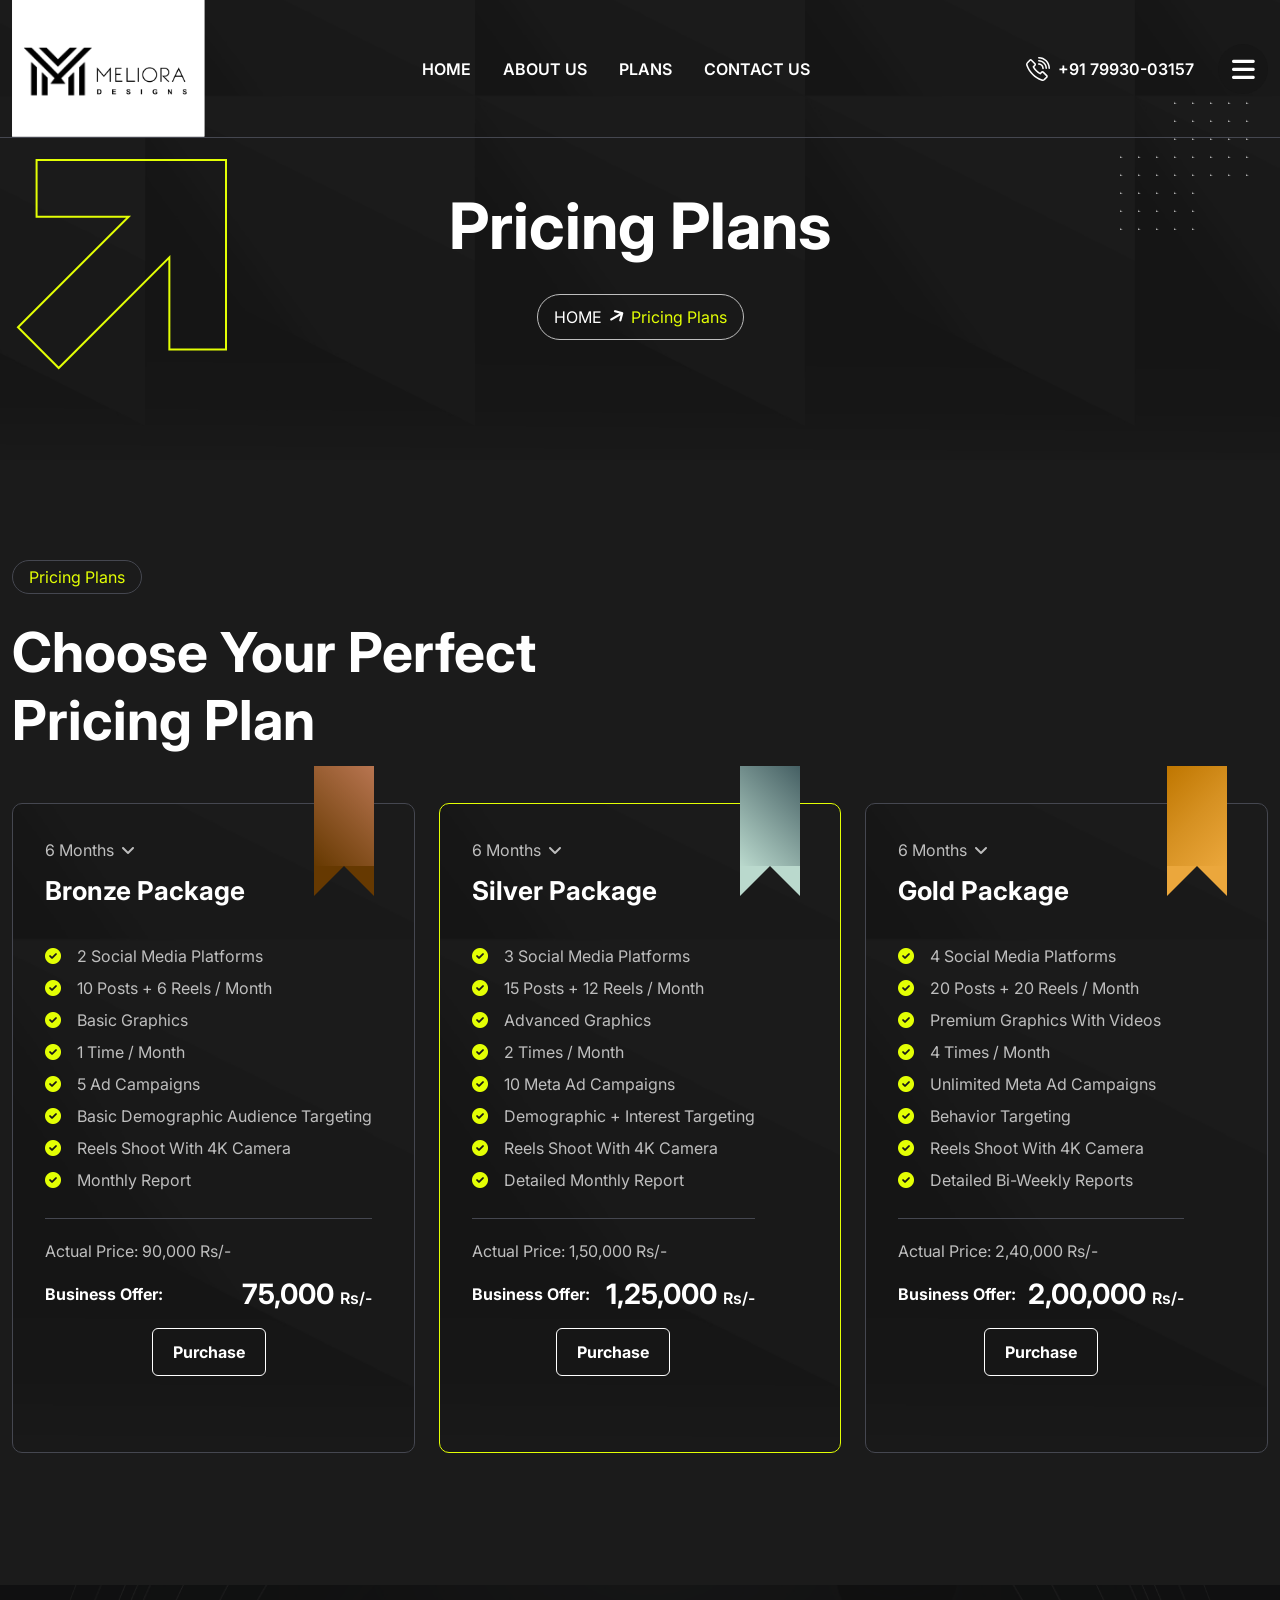
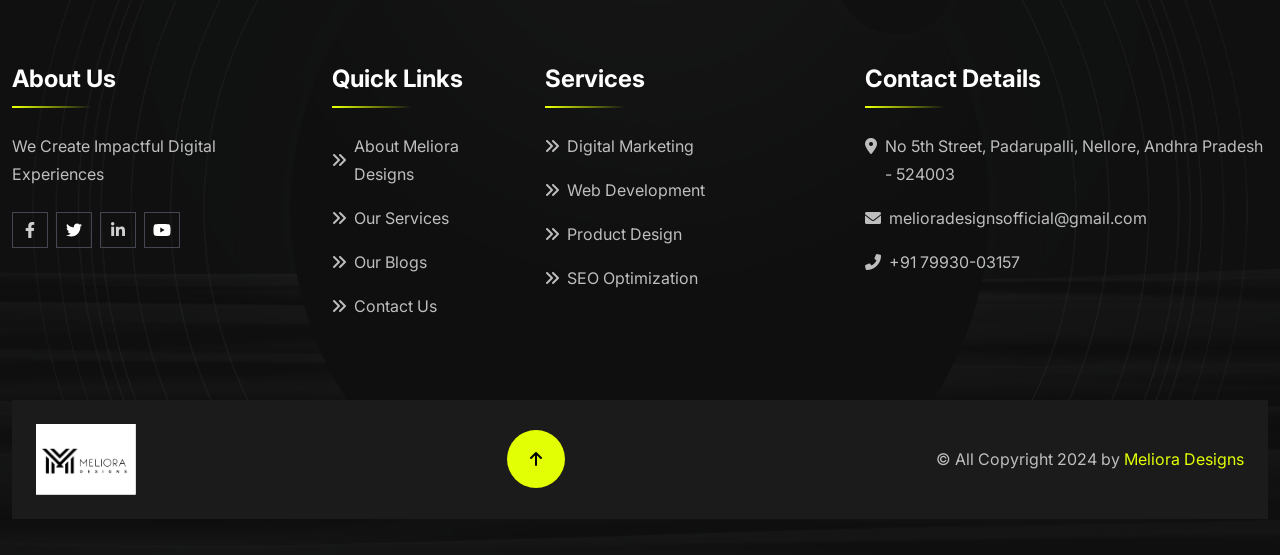
<file: pricing.html>
<!doctype html>
<html lang="en">

<!--<< Header Area >>-->

<head>

    <!-- == Meta Tags == -->
    <meta charset="UTF-8">
    <meta http-equiv="X-UA-Compatible" content="IE=edge">
    <meta name="viewport" content="width=device-width, initial-scale=1.0">
    <!-- Keywords -->
    <meta name="keywords" content="boot, Bootstrap, Meliora Designs - HTML Template">
    <!--  Description -->
    <meta name="description" content="Meliora Designs - Landing HTML Template">
    <!-- == Page title == -->
    <title>Meliora Designs - Digital Agency HTML Template</title>
    <!-- Favicon/x-icon -->
    <link rel="shortcut icon" href="assets/img/logo/favicon.png" type="image/x-icon">
    <!-- Bootstrap Min 5.2.3 Css-->
    <link rel="stylesheet" href="assets/css/bootstrap.min.css">
    <!-- Fontawsome Icons Css-->
    <link rel="stylesheet" href="assets/css/all.min.css">
    <!-- Magnifiq Popup Css -->
    <link rel="stylesheet" href="assets/css/magnific-popup.css">
    <!-- Nice Select Css -->
    <link rel="stylesheet" href="assets/css/nice-select.css">
    <!-- Swiper Slider Css -->
    <link rel="stylesheet" href="assets/css/swiper.min.css">
    <!-- Aos Animation Css -->
    <link rel="stylesheet" href="assets/css/aos.css">
    <!-- Main css -->
    <link rel="stylesheet" href="assets/css/main.css">
    <style>
                
        /* =====================================================
   PRICING RIBBON – FULL RESPONSIVE & STABLE VERSION
   Works with: .mpricing-item → .pricinge-head → .ribbon
   ===================================================== */

/* Pricing card becomes positioning reference */
.mpricing-item {
    position: relative;
    overflow: visible;
}

/* Ensure header doesn't clip ribbon */
.pricinge-head {
    position: relative;
    z-index: 2;
}

/* ------------------------------
   COMMON RIBBON BASE
   ------------------------------ */
.ribbon,
.silver-ribbon,
.gold-ribbon {
  position: absolute;

  /* was too high: top: clamp(-70px, -6vw, -55px); */
  top: clamp(-40px, -4.2vw, -30px);

  right: clamp(10px, 2vw, 18px);
  width: clamp(46px, 6vw, 60px);
  height: clamp(72px, 10vw, 100px);
  z-index: 10;

  transform: translateY(-160px); /* slightly less travel */
  animation: ribbonDrop 1.05s 0.55s cubic-bezier(0.165, 0.84, 0.44, 1) forwards;
}

/* Ribbon tail */
.ribbon::before,
.silver-ribbon::before,
.gold-ribbon::before {
    content: "";
    position: absolute;
    left: 0;
    bottom: calc(-1 * clamp(22px, 3vw, 30px));
    border-left: calc(clamp(46px, 6vw, 60px) / 2) solid transparent;
    border-right: calc(clamp(46px, 6vw, 60px) / 2) solid transparent;
    border-bottom: clamp(22px, 3vw, 30px) solid transparent;
    z-index: 2;
}

/* ------------------------------
   BRONZE RIBBON
   ------------------------------ */
.ribbon {
    background: linear-gradient(45deg, #663901, #b87551);
    background: -webkit-radial-gradient(45deg, #663901, #b87551);
    background: -moz-radial-gradient(45deg, #663901, #b87551);
    background: -o-radial-gradient(45deg, #663901, #b87551);
}
.ribbon::before {
    border-left-color: #663901;
    border-right-color: #663901;
}

/* ------------------------------
   SILVER RIBBON
   ------------------------------ */
.silver-ribbon {
    background: linear-gradient(45deg, #bad9cd, #455f63);
    background: -webkit-radial-gradient(45deg, #bad9cd, #455f63);
    background: -moz-radial-gradient(45deg, #bad9cd, #455f63);
    background: -o-radial-gradient(45deg, #bad9cd, #455f63);
}
.silver-ribbon::before {
    border-left-color: #bad9cd;
    border-right-color: #bad9cd;
}

/* ------------------------------
   GOLD RIBBON
   ------------------------------ */
.gold-ribbon {
    background: linear-gradient(315deg, #eba73c, #d69122, #bf7600);
    background: -webkit-radial-gradient(45deg, #eba73c, #bf7600);
    background: -moz-radial-gradient(45deg, #eba73c, #d69122);
    background: -o-radial-gradient(45deg, #d69122, #bf7600);
}
.gold-ribbon::before {
    border-left-color: #eba73c;
    border-right-color: #eba73c;
}

/* ------------------------------
   DROP ANIMATION
   ------------------------------ */
@keyframes ribbonDrop {
    to {
        transform: translateY(0);
    }
}

/* =====================================================
   RESPONSIVE BREAKPOINTS
   Covers ALL modern devices
   ===================================================== */

   /* =========================================
   FINAL MOBILE / TABLET TUNING (Paste last)
   ========================================= */

/* Phones (<= 600px): smaller + inside the card */
@media (max-width: 600px) {
  .ribbon, .silver-ribbon, .gold-ribbon {
    top: -28px;           /* bring down into the card */
    right: 18px;          /* move inside (less edge-hugging) */
    width: 44px;
    height: 70px;
    transform: translateY(-120px);
    animation-duration: 0.9s;
  }

  .ribbon::before,
  .silver-ribbon::before,
  .gold-ribbon::before {
    bottom: -20px;
    border-left-width: 25px;
    border-right-width: 26px;
    border-bottom-width: 20px;
  }
}

/* Large phones (<= 480px): a bit more inside */
@media (max-width: 480px) {
  .ribbon, .silver-ribbon, .gold-ribbon {
    right: 16px;
  }
}

/* Tablets (601px–1024px): slightly lower than desktop */
@media (min-width: 601px) and (max-width: 1024px) {
  .ribbon, .silver-ribbon, .gold-ribbon {
    top: -40px;
    right: 16px;
  }
}


/* Small phones */
@media (max-width: 360px) {
  .ribbon, .silver-ribbon, .gold-ribbon {
    top: -32px;   /* was -48px */
    right: 6px;
    width: 44px;
    height: 64px;
  }
}

/* Modern mobiles + large phones */
@media (min-width: 361px) and (max-width: 600px) {
  .ribbon, .silver-ribbon, .gold-ribbon {
    top: -20px;   /* was -56px */
    right: 10px;
    width: 50px;
    height: 78px;
  }
}

/* Tablets */
@media (min-width: 601px) and (max-width: 1024px) {
  .ribbon, .silver-ribbon, .gold-ribbon {
    top: -42px;   /* was -66px */
    right: 14px;
    width: 58px;
    height: 92px;
  }
}


/* Large desktops (optional refinement) */
@media (min-width: 1400px) {
    .ribbon,
    .silver-ribbon,
    .gold-ribbon {
        right: 20px;
    }
}

/* =====================================================
   KEEPING YOUR BUTTON & SELECT STYLES
   ===================================================== */

.select {
    display: block !important;
    background-color: transparent;
    border: none;
    color: #fff;
}

.select option {
    background-color: #000;
    border: none;
}

.btn {
    display: flex;
    align-items: center;
    justify-content: center;
    border: none;
}

.btn .purchase-btn {
    color: white;
    font-size: 18px;
    font-weight: 700;
    padding: 8px 15px;
    border: 2px solid #ffffff;
    border-radius: 8px;
}

.btn .purchase-btn:hover {
    transform: scale(1);
    border: 2px solid #e2ff04;
    border-radius: 12px;
}


    </style>
</head>

<body class="position-relative bg2-clr">

    <!-- Preloader Start -->
    <div id="preloader" class="preloader">
        <div class="animation-preloader">
            <div class="spinner">
            </div>
            <div class="txt-loading">
                <span data-text-preloader="M" class="letters-loading">
                    M
                </span>
                <span data-text-preloader="E" class="letters-loading">
                    E
                </span>
                <span data-text-preloader="L" class="letters-loading">
                    L
                </span>
                <span data-text-preloader="I" class="letters-loading">
                    I
                </span>
                <span data-text-preloader="O" class="letters-loading">
                    O
                </span>
                <span data-text-preloader="R" class="letters-loading">
                    R
                </span>
                <span data-text-preloader="A" class="letters-loading">
                    A
                </span>
            </div>
            <p class="text-center">Loading</p>
        </div>
        <div class="loader">
            <div class="row">
                <div class="col-3 loader-section section-left">
                    <div class="bg"></div>
                </div>
                <div class="col-3 loader-section section-left">
                    <div class="bg"></div>
                </div>
                <div class="col-3 loader-section section-right">
                    <div class="bg"></div>
                </div>
                <div class="col-3 loader-section section-right">
                    <div class="bg"></div>
                </div>
            </div>
        </div>
    </div>

    <!-- Custom Header Start -->
    <header class="header-section cmn-fixed hb-border py-lg-0 py-6">
        <div class="container">
            <div class="main-navbar">
                <nav class="navbar-custom">
                    <div class="d-lg-flex flex-xl-nowrap flex-wrap align-items-center justify-content-lg-between">
                        <div class="d-flex align-items-center justify-content-between">
                            <a href="index.html" class="brand-logo">
                                <img class="w-100" src="assets/img/logo/main-logo.svg" alt="logo">
                            </a>
                            <button class="navbar-toggle-btn d-block d-lg-none" type="button">
                                <span></span>
                                <span></span>
                                <span></span>
                                <span></span>
                            </button>
                        </div>
                        <div class="navbar-toggle-item">
                            <ul
                                class="custom-nav d-lg-flex d-grid gap-xxl-10 gap-xl-8 gap-lg-5 gap-md-2 gap-2 pt-lg-0 pt-5">
                                <li class="menu-item position-relative">
                                    <a href="index.html" class="fw_500 contact-text">
                                        Home
                                    </a>
                                </li>
                                <li class="menu-item position-relative">
                                    <a href="about.html" class="fw_500">
                                        About Us
                                    </a>
                                </li>
                                <li class="menu-item position-relative">
                                    <a href="pricing.html" class="fw_500 contact-text">
                                        Plans
                                    </a>
                                </li>
                                <li class="menu-item position-relative" hidden="true">
                                    <button class="position-relative  ps-5 fw_500 white-clr cus-z1">
                                        Pages
                                    </button>
                                    <ul class="sub-menu px-lg-4 py-xxl-3 py-2">
                                        <li class="menu-link py-1">
                                            <a href="about.html" class="fw_500 white-clr">About</a>
                                        </li>
                                        <li class="menu-link py-1">
                                            <a href="pricing.html" class="fw_500 white-clr">Pricing Plan</a>
                                        </li>
                                        <li class="menu-link py-1">
                                            <a href="study-grid.html" class="fw_500 white-clr">Case Study</a>
                                        </li>
                                        <li class="menu-link py-1">
                                            <a href="study-details.html" class="fw_500 white-clr">Case Study Details</a>
                                        </li>
                                        <li class="menu-link py-1">
                                            <a href="team.html" class="fw_500 white-clr">Team Grid</a>
                                        </li>
                                        <li class="menu-link py-1">
                                            <a href="team-details.html" class="fw_500 white-clr">Team Details</a>
                                        </li>
                                        <li class="menu-link py-1">
                                            <a href="faq.html" class="fw_500 white-clr">Faqs</a>
                                        </li>
                                        <li class="menu-link py-1">
                                            <a href="contact.html" class="fw_500 white-clr">Contact</a>
                                        </li>
                                        <li class="menu-link py-1">
                                            <a href="oops.html" class="fw_500 white-clr">Oops 404</a>
                                        </li>
                                    </ul>
                                </li>
                                <li class="menu-item position-relative" hidden="true">
                                    <button class="position-relative  ps-5 fw_500 white-clr cus-z1">
                                        Blog
                                    </button>
                                    <ul class="sub-menu px-lg-4 py-xxl-3 py-2">
                                        <li class="menu-link py-1">
                                            <a href="#" class="fw_500 white-clr">Blog Grid</a>
                                        </li>
                                        <li class="menu-link py-1">
                                            <a href="blog-list.html" class="fw_500 white-clr">Blog List</a>
                                        </li>
                                        <li class="menu-link py-1">
                                            <a href="blog-details.html" class="fw_500 white-clr">Blog Details</a>
                                        </li>
                                    </ul>
                                </li>
                                <li class="menu-item position-relative">
                                    <a href="contact.html" class="fw_500">
                                        Contact Us
                                    </a>
                                </li>
                            </ul>
                        </div>
                        <div
                            class="d-lg-flex d-grid justify-content-center ph-clickwrap align-items-center gap-xxl-7 gap-xl-6 gap-lg-5 gap-3">
                            <a href="#" class="d-flex align-items-center header-ph gap-2">
                                <svg width="24" height="24" viewBox="0 0 24 24" fill="none"
                                    xmlns="http://www.w3.org/2000/svg">
                                    <g clip-path="url(#clip0_6577_1298)">
                                        <path
                                            d="M21.2438 18.1073L17.7431 14.6066C17.0144 13.8779 15.8329 13.8771 15.1034 14.6066L14.0839 15.6261C11.7543 14.2035 9.79723 12.2464 8.37459 9.91682L9.49247 8.79899C10.2202 8.07121 10.2202 6.88701 9.49242 6.15923L5.9917 2.65851C5.26504 1.93194 4.08525 1.92519 3.34978 2.66071L1.14994 4.87766C0.0974045 5.76145 -0.272814 7.21251 0.207186 8.58777C2.67028 15.6461 8.35472 21.3305 15.413 23.7936C16.7409 24.2569 18.1046 23.9104 18.9717 23.0171C18.9842 23.006 18.9964 22.9946 19.0084 22.9826L21.2438 20.7471C21.9716 20.0193 21.9716 18.8352 21.2438 18.1073ZM20.1287 19.6319L17.9437 21.8168C17.9171 21.839 17.8919 21.863 17.8681 21.8888C17.4082 22.3887 16.6684 22.5613 15.9327 22.3044C9.32433 19.9984 4.00237 14.6764 1.69631 8.06802C1.43226 7.31141 1.62276 6.52752 2.18165 6.07091C2.20289 6.05357 2.22323 6.0351 2.24255 6.01565L4.46719 3.77366C4.49403 3.74672 4.52593 3.72536 4.56106 3.71081C4.5962 3.69626 4.63386 3.6888 4.67189 3.68887C4.7167 3.68887 4.80281 3.69984 4.87659 3.77366L8.37722 7.27438C8.43142 7.32871 8.46186 7.40231 8.46187 7.47905C8.46188 7.55579 8.43145 7.6294 8.37726 7.68374L6.82837 9.23263C6.70656 9.35442 6.62798 9.51274 6.60464 9.68339C6.58129 9.85405 6.61447 10.0277 6.69909 10.1777C8.37983 13.1574 10.8433 15.6209 13.8231 17.3016C13.9731 17.3862 14.1467 17.4194 14.3173 17.3961C14.488 17.3727 14.6463 17.2942 14.7681 17.1724L16.2187 15.7218C16.273 15.6676 16.3466 15.6371 16.4233 15.6371C16.5001 15.6371 16.5737 15.6676 16.628 15.7218L20.1287 19.2225C20.1829 19.2769 20.2133 19.3505 20.2133 19.4272C20.2133 19.504 20.1829 19.5776 20.1287 19.6319ZM12.6048 6.15604C12.1693 6.15604 11.8162 6.5091 11.8162 6.94462C11.8162 7.38013 12.1692 7.73319 12.6048 7.73319C14.6244 7.73319 16.2675 9.37631 16.2675 11.396C16.2675 11.8315 16.6206 12.1845 17.0561 12.1845C17.4916 12.1845 17.8447 11.8315 17.8447 11.396C17.8447 8.50668 15.4941 6.15604 12.6048 6.15604Z"
                                            fill="white" />
                                        <path
                                            d="M12.7779 3C12.3483 3 12 3.34828 12 3.7779C12 4.20752 12.3482 4.5558 12.7779 4.5558C16.4537 4.5558 19.4442 7.54629 19.4442 11.2221C19.4442 11.6517 19.7925 12 20.2221 12C20.6517 12 21 11.6517 21 11.2221C21 6.68844 17.3116 3 12.7779 3Z"
                                            fill="white" />
                                        <path
                                            d="M20.7128 3.28719C18.593 1.1674 15.7745 0 12.7767 0C12.3477 0 12 0.347735 12 0.776679C12 1.20562 12.3477 1.55336 12.7767 1.55336C18.1087 1.55336 22.4466 5.89127 22.4466 11.2233C22.4466 11.6523 22.7944 12 23.2233 12C23.6523 12 24 11.6523 24 11.2233C24 8.22542 22.8326 5.40702 20.7128 3.28719Z"
                                            fill="white" />
                                    </g>
                                    <defs>
                                        <clipPath id="clip0_6577_1298">
                                            <rect width="24" height="24" fill="white" />
                                        </clipPath>
                                    </defs>
                                </svg>
                                <span class="stext">
                                    +91 79930-03157 
                                </span>
                            </a>
                            <div class="remove-click remove-clickbg-adding d-center m-auto">
                                <i class="fas fa-bars"></i>
                            </div>
                        </div>
                    </div>
                </nav>
            </div>
        </div>
    </header>
    <!-- Custom Header End -->

    <!-- Custom Search Start -->
    <div class="search-wrap">
        <div class="search-inner">
            <i class="fas fa-times search-close" id="search-close"></i>
            <div class="search-cell">
                <form method="get">
                    <div class="search-field-holder">
                        <input type="search" class="main-search-input" placeholder="Search...">
                    </div>
                </form>
            </div>
        </div>
    </div>
    <!-- Custom Search End -->

    <!-- Main start -->
    <main class="main">

        <!-- Breadcrumnd Banner -->
        <section class="breadcrumnd-banner position-relative">
            <div class="container">
                <div class="row g-5 justify-content-center">
                    <div class="col-lg-5">
                        <div class="breadcrumnd-content text-center">
                            <h1 class="white mb-xxl-10 mb-xl-8 mb-6" data-aos="zoom-in-left" data-aos-duration="1800">
                                Pricing Plans
                            </h1>
                            <ul class="breadcrumnd d-inline-flex align-items-center gap-2 pra-border radius100 py-xxl-3 py-2 px-xxl-4 px-4"
                                data-aos="zoom-in-right" data-aos-duration="2000">
                                <li>
                                    <a href="index.html" class="text-uppercase htheme">
                                        Home
                                    </a>
                                </li>
                                <li>
                                    <span class="rot60 d-inline-block">
                                        <i class="fas fa-arrow-up"></i>
                                    </span>
                                </li>
                                <li class="theme-clr">
                                    Pricing Plans
                                </li>
                            </ul>
                        </div>
                    </div>
                </div>
            </div>
            <!--Element-->
            <img src="assets/img/element/cmn-dost.png" alt="img" class="cmn-dots">
            <div class="cmn-svg-shape cmn-svg">
                <svg width="211" height="211" viewBox="0 0 211 211" fill="none" xmlns="http://www.w3.org/2000/svg">
                    <path
                        d="M153.353 98.3617V190.413H210V1H20.5872V57.6468H112.638L2 168.285L42.7149 209L153.353 98.3617Z"
                        stroke="url(#paint0_linear_6584_3026)" stroke-width="2" />
                    <defs>
                        <linearGradient id="paint0_linear_6584_3026" x1="416.867" y1="-216.267" x2="8.49998" y2="192.1"
                            gradientUnits="userSpaceOnUse">
                            <stop offset="2" stop-color="#E3FF04" />
                            <stop offset="1" stop-color="#FF7425" stop-opacity="0" />
                        </linearGradient>
                    </defs>
                </svg>
            </div>
        </section>
        <!-- Breadcrumnd Banner -->

        <!-- Pricing Start -->
        <section class="pricing-section pt-space pb-space position-relative">
            <div class="container">
                <div class="pricing-title mb-xxl-15 mb-xl-12 mb-lg-10 mb-md-9 mb-sm-8 mb-7">
                    <div class="radius-btn cmn-border text-capitalize d-inline-flex radius100 py-xxl-2 py-2 px-xxl-4 px-4 theme-clr gap-xxl-4 gap-3 mb-xxl-8 mb-xl-6 mb-5">
                        pricing plans
                    </div>
                    <h2 class="stitle">
                        Choose Your Perfect <br> Pricing Plan
                    </h2>
                </div>

                <div class="pricing-custom-wrap mb-lg-8 mb-6">
                    <div class="row g-xxl-7 g-lg-6 g-4 justify-content-center">
                        <div class="col-lg-4 col-md-6">
                            <div class="mpricing-item other-pricing-item package-card p-xxl-10 p-xl-8 p-5">
                                <div class="pricinge-head package-card-head mt-0 d-flex align-items-start justify-content-between">
                                    <div class="box">
                                        <span class="package-duration pra-clr">6 Months <i class="fas fa-angle-down"></i></span>
                                        <h4 class="white-clr mb-xxl-5 mb-xl-4 mb-4">Bronze Package</h4>
                                    </div>
                                    <div class="ribbon"></div>
                                </div>
                                <div class="pricing-list-right package-card-body w-100">
                                    <ul class="pricing-list d-grid gap-xxl-2 gap-1">
                                            <li class="d-flex align-items-center gap-xxl-5 gap-xl-4 gap-lg-3 gap-2">
                                                <i class="fas fa-check-circle theme-clr"></i>
                                                <span class="pra-clr">2 Social Media Platforms</span>
                                            </li>
                                            <li class="d-flex align-items-center gap-xxl-5 gap-xl-4 gap-lg-3 gap-2">
                                                <i class="fas fa-check-circle theme-clr"></i>
                                                <span class="pra-clr">10 Posts + 6 Reels / Month</span>
                                            </li>
                                            <li class="d-flex align-items-center gap-xxl-5 gap-xl-4 gap-lg-3 gap-2">
                                                <i class="fas fa-check-circle theme-clr"></i>
                                                <span class="pra-clr">Basic Graphics</span>
                                            </li>
                                            <li class="d-flex align-items-center gap-xxl-5 gap-xl-4 gap-lg-3 gap-2">
                                                <i class="fas fa-check-circle theme-clr"></i>
                                                <span class="pra-clr">1 Time / Month</span>
                                            </li>
                                            <li class="d-flex align-items-center gap-xxl-5 gap-xl-4 gap-lg-3 gap-2">
                                                <i class="fas fa-check-circle theme-clr"></i>
                                                <span class="pra-clr">5 Ad Campaigns</span>
                                            </li>
                                            <li class="d-flex align-items-center gap-xxl-5 gap-xl-4 gap-lg-3 gap-2">
                                                <i class="fas fa-check-circle theme-clr"></i>
                                                <span class="pra-clr">Basic Demographic Audience Targeting</span>
                                            </li>
                                            <li class="d-flex align-items-center gap-xxl-5 gap-xl-4 gap-lg-3 gap-2">
                                                <i class="fas fa-check-circle theme-clr"></i>
                                                <span class="pra-clr">Reels Shoot With 4K Camera</span>
                                            </li>
                                            <li class="d-flex align-items-center gap-xxl-5 gap-xl-4 gap-lg-3 gap-2">
                                                <i class="fas fa-check-circle theme-clr"></i>
                                                <span class="pra-clr">Monthly Report</span>
                                            </li>
                                    </ul>
                                    <div class="package-price-divider"></div>
                                    <p class="pra-clr package-actual-price">Actual Price: 90,000 Rs/-</p>
                                    <div class="package-offer-row d-flex align-items-center justify-content-between gap-3">
                                        <span class="white fw-bold">Business Offer:</span>
                                        <h4 class="white mb-0">75,000 <span class="month">Rs/-</span></h4>
                                    </div>
                                    <a class="purchase-btn package-purchase-btn" href="purchase.html?package=bronze&period=6">Purchase</a>
                                </div>
                            </div>
                        </div>
                        <div class="col-lg-4 col-md-6">
                            <div class="mpricing-item other-pricing-item package-card package-featured p-xxl-10 p-xl-8 p-5">
                                <div class="pricinge-head package-card-head mt-0 d-flex align-items-start justify-content-between">
                                    <div class="box">
                                        <span class="package-duration pra-clr">6 Months <i class="fas fa-angle-down"></i></span>
                                        <h4 class="white-clr mb-xxl-5 mb-xl-4 mb-4">Silver Package</h4>
                                    </div>
                                    <div class="silver-ribbon"></div>
                                </div>
                                <div class="pricing-list-right package-card-body w-100">
                                    <ul class="pricing-list d-grid gap-xxl-2 gap-1">
                                            <li class="d-flex align-items-center gap-xxl-5 gap-xl-4 gap-lg-3 gap-2">
                                                <i class="fas fa-check-circle theme-clr"></i>
                                                <span class="pra-clr">3 Social Media Platforms</span>
                                            </li>
                                            <li class="d-flex align-items-center gap-xxl-5 gap-xl-4 gap-lg-3 gap-2">
                                                <i class="fas fa-check-circle theme-clr"></i>
                                                <span class="pra-clr">15 Posts + 12 Reels / Month</span>
                                            </li>
                                            <li class="d-flex align-items-center gap-xxl-5 gap-xl-4 gap-lg-3 gap-2">
                                                <i class="fas fa-check-circle theme-clr"></i>
                                                <span class="pra-clr">Advanced Graphics</span>
                                            </li>
                                            <li class="d-flex align-items-center gap-xxl-5 gap-xl-4 gap-lg-3 gap-2">
                                                <i class="fas fa-check-circle theme-clr"></i>
                                                <span class="pra-clr">2 Times / Month</span>
                                            </li>
                                            <li class="d-flex align-items-center gap-xxl-5 gap-xl-4 gap-lg-3 gap-2">
                                                <i class="fas fa-check-circle theme-clr"></i>
                                                <span class="pra-clr">10 Meta Ad Campaigns</span>
                                            </li>
                                            <li class="d-flex align-items-center gap-xxl-5 gap-xl-4 gap-lg-3 gap-2">
                                                <i class="fas fa-check-circle theme-clr"></i>
                                                <span class="pra-clr">Demographic + Interest Targeting</span>
                                            </li>
                                            <li class="d-flex align-items-center gap-xxl-5 gap-xl-4 gap-lg-3 gap-2">
                                                <i class="fas fa-check-circle theme-clr"></i>
                                                <span class="pra-clr">Reels Shoot With 4K Camera</span>
                                            </li>
                                            <li class="d-flex align-items-center gap-xxl-5 gap-xl-4 gap-lg-3 gap-2">
                                                <i class="fas fa-check-circle theme-clr"></i>
                                                <span class="pra-clr">Detailed Monthly Report</span>
                                            </li>
                                    </ul>
                                    <div class="package-price-divider"></div>
                                    <p class="pra-clr package-actual-price">Actual Price: 1,50,000 Rs/-</p>
                                    <div class="package-offer-row d-flex align-items-center justify-content-between gap-3">
                                        <span class="white fw-bold">Business Offer:</span>
                                        <h4 class="white mb-0">1,25,000 <span class="month">Rs/-</span></h4>
                                    </div>
                                    <a class="purchase-btn package-purchase-btn" href="purchase.html?package=silver&period=6">Purchase</a>
                                </div>
                            </div>
                        </div>
                        <div class="col-lg-4 col-md-6">
                            <div class="mpricing-item other-pricing-item package-card p-xxl-10 p-xl-8 p-5">
                                <div class="pricinge-head package-card-head mt-0 d-flex align-items-start justify-content-between">
                                    <div class="box">
                                        <span class="package-duration pra-clr">6 Months <i class="fas fa-angle-down"></i></span>
                                        <h4 class="white-clr mb-xxl-5 mb-xl-4 mb-4">Gold Package</h4>
                                    </div>
                                    <div class="gold-ribbon"></div>
                                </div>
                                <div class="pricing-list-right package-card-body w-100">
                                    <ul class="pricing-list d-grid gap-xxl-2 gap-1">
                                            <li class="d-flex align-items-center gap-xxl-5 gap-xl-4 gap-lg-3 gap-2">
                                                <i class="fas fa-check-circle theme-clr"></i>
                                                <span class="pra-clr">4 Social Media Platforms</span>
                                            </li>
                                            <li class="d-flex align-items-center gap-xxl-5 gap-xl-4 gap-lg-3 gap-2">
                                                <i class="fas fa-check-circle theme-clr"></i>
                                                <span class="pra-clr">20 Posts + 20 Reels / Month</span>
                                            </li>
                                            <li class="d-flex align-items-center gap-xxl-5 gap-xl-4 gap-lg-3 gap-2">
                                                <i class="fas fa-check-circle theme-clr"></i>
                                                <span class="pra-clr">Premium Graphics With Videos</span>
                                            </li>
                                            <li class="d-flex align-items-center gap-xxl-5 gap-xl-4 gap-lg-3 gap-2">
                                                <i class="fas fa-check-circle theme-clr"></i>
                                                <span class="pra-clr">4 Times / Month</span>
                                            </li>
                                            <li class="d-flex align-items-center gap-xxl-5 gap-xl-4 gap-lg-3 gap-2">
                                                <i class="fas fa-check-circle theme-clr"></i>
                                                <span class="pra-clr">Unlimited Meta Ad Campaigns</span>
                                            </li>
                                            <li class="d-flex align-items-center gap-xxl-5 gap-xl-4 gap-lg-3 gap-2">
                                                <i class="fas fa-check-circle theme-clr"></i>
                                                <span class="pra-clr">Behavior Targeting</span>
                                            </li>
                                            <li class="d-flex align-items-center gap-xxl-5 gap-xl-4 gap-lg-3 gap-2">
                                                <i class="fas fa-check-circle theme-clr"></i>
                                                <span class="pra-clr">Reels Shoot With 4K Camera</span>
                                            </li>
                                            <li class="d-flex align-items-center gap-xxl-5 gap-xl-4 gap-lg-3 gap-2">
                                                <i class="fas fa-check-circle theme-clr"></i>
                                                <span class="pra-clr">Detailed Bi-Weekly Reports</span>
                                            </li>
                                    </ul>
                                    <div class="package-price-divider"></div>
                                    <p class="pra-clr package-actual-price">Actual Price: 2,40,000 Rs/-</p>
                                    <div class="package-offer-row d-flex align-items-center justify-content-between gap-3">
                                        <span class="white fw-bold">Business Offer:</span>
                                        <h4 class="white mb-0">2,00,000 <span class="month">Rs/-</span></h4>
                                    </div>
                                    <a class="purchase-btn package-purchase-btn" href="purchase.html?package=gold&period=6">Purchase</a>
                                </div>
                            </div>
                        </div>
                    </div>
                </div>
            </div>
            <img src="assets/img/pricing/pricing-shape.png" alt="img" class="prcing-shape">
        </section>
        <!-- Pricing End -->

    </main>
    <!-- Main End -->

    <!-- Footer Version-1 Start -->
    <footer class="footer-version-one zindex1 position-relative">
        <div class="container">
            <div class="footer-topversion-one pt-20 pb-20">
                <div class="row gy-lg-0 gy-10 mt-xxl-5 mb-xxl-5 justify-content-sm-between justify-content-center">
                    <div class="col-xxl-3 col-xl-3 col-lg-3 col-md-6 col-sm-6">
                        <div class="footer-widget">
                            <h5 class="footer-title mb-xxl-7 mb-xl-6 mb-5" data-aos="zoom-in-down"
                                data-aos-duration="1900">
                                About Us
                                <svg class="d-block mt-xxl-4 mt-3" width="83" height="2" viewBox="0 0 83 2" fill="none"
                                    xmlns="http://www.w3.org/2000/svg">
                                    <line y1="-1" x2="83" y2="-1" transform="matrix(1 0 0 -1 0 0)"
                                        stroke="url(#paint0_linear_6308_4304)" stroke-width="2" />
                                    <defs>
                                        <linearGradient id="paint0_linear_6308_4304" x1="4.02912" y1="0.000277584"
                                            x2="80" y2="0.000110496" gradientUnits="userSpaceOnUse">
                                            <stop offset="0" stop-color="#E3FF04" />
                                            <stop offset="1" stop-color="#E3FF04" stop-opacity="0" />
                                        </linearGradient>
                                    </defs>
                                </svg>
                            </h5>
                            <p class="pra-clr mb-xxl-7 mb-6" data-aos="zoom-in" data-aos-duration="1600">
                               We Create Impactful Digital Experiences
                            </p>
                            <ul class="common-social d-flex align-items-center gap-2">
                                <li data-aos="zoom-in-right" data-aos-duration="1400">
                                    <a href="#" class="d-center">
                                        <svg width="10" height="16" viewBox="0 0 10 16" fill="none"
                                            xmlns="http://www.w3.org/2000/svg">
                                            <g opacity="0.8" clip-path="url(#clip0_6308_28)">
                                                <path
                                                    d="M8.72266 9L9.16703 6.10437H6.38859V4.22531C6.38859 3.43313 6.77672 2.66094 8.02109 2.66094H9.28422V0.195625C9.28422 0.195625 8.13797 0 7.04203 0C4.75391 0 3.25828 1.38688 3.25828 3.8975V6.10437H0.714844V9H3.25828V16H6.38859V9H8.72266Z"
                                                    fill="white" />
                                            </g>
                                            <defs>
                                                <clipPath id="clip0_6308_28">
                                                    <rect width="10" height="16" fill="white" />
                                                </clipPath>
                                            </defs>
                                        </svg>
                                    </a>
                                </li>
                                <li data-aos="zoom-in-right" data-aos-duration="1600">
                                    <a href="#" class="d-center">
                                        <svg width="16" height="16" viewBox="0 0 16 16" fill="none"
                                            xmlns="http://www.w3.org/2000/svg">
                                            <path
                                                d="M14.3553 4.74149C14.3655 4.88362 14.3655 5.02577 14.3655 5.1679C14.3655 9.5029 11.066 14.4978 5.03553 14.4978C3.17766 14.4978 1.45178 13.9597 0 13.0258C0.263969 13.0562 0.51775 13.0664 0.791875 13.0664C2.32484 13.0664 3.73603 12.5486 4.86294 11.6654C3.42131 11.6349 2.21319 10.6907 1.79694 9.39124C2 9.42168 2.20303 9.44199 2.41625 9.44199C2.71066 9.44199 3.00509 9.40137 3.27919 9.33034C1.77666 9.02574 0.649719 7.70596 0.649719 6.11205V6.07146C1.08625 6.31512 1.59391 6.4674 2.13194 6.48768C1.24869 5.89884 0.670031 4.89377 0.670031 3.75671C0.670031 3.14759 0.832437 2.58921 1.11672 2.1019C2.73094 4.09174 5.15734 5.39121 7.87812 5.53337C7.82737 5.28971 7.79691 5.03593 7.79691 4.78212C7.79691 2.97499 9.25884 1.50293 11.0761 1.50293C12.0202 1.50293 12.873 1.89887 13.472 2.53846C14.2131 2.39634 14.9238 2.12221 15.5532 1.74659C15.3096 2.50802 14.7918 3.14762 14.1116 3.55368C14.7715 3.48265 15.4111 3.29987 15.9999 3.04609C15.5533 3.6958 14.9949 4.27446 14.3553 4.74149V4.74149Z"
                                                fill="white" />
                                        </svg>
                                    </a>
                                </li>
                                <li data-aos="zoom-in-right" data-aos-duration="1800">
                                    <a href="#" class="d-center">
                                        <svg width="14" height="16" viewBox="0 0 14 16" fill="none"
                                            xmlns="http://www.w3.org/2000/svg">
                                            <g opacity="0.8">
                                                <path
                                                    d="M3.13375 13.9997H0.23125V4.65281H3.13375V13.9997ZM1.68094 3.37781C0.752813 3.37781 0 2.60906 0 1.68094C6.64312e-09 1.23513 0.177098 0.807572 0.492335 0.492335C0.807572 0.177098 1.23513 0 1.68094 0C2.12675 0 2.5543 0.177098 2.86954 0.492335C3.18478 0.807572 3.36188 1.23513 3.36188 1.68094C3.36188 2.60906 2.60875 3.37781 1.68094 3.37781ZM13.9969 13.9997H11.1006V9.44969C11.1006 8.36531 11.0787 6.97469 9.59156 6.97469C8.0825 6.97469 7.85125 8.15281 7.85125 9.37156V13.9997H4.95188V4.65281H7.73562V5.92781H7.77625C8.16375 5.19344 9.11031 4.41844 10.5225 4.41844C13.46 4.41844 14 6.35281 14 8.86531V13.9997H13.9969Z"
                                                    fill="white" />
                                            </g>
                                        </svg>
                                    </a>
                                </li>
                                <li data-aos="zoom-in-right" data-aos-duration="1900">
                                    <a href="#" class="d-center">
                                        <svg width="18" height="12" viewBox="0 0 18 12" fill="none"
                                            xmlns="http://www.w3.org/2000/svg">
                                            <path
                                                d="M17.1769 1.87759C16.9806 1.13853 16.4023 0.556469 15.668 0.358938C14.337 0 9.00014 0 9.00014 0C9.00014 0 3.66327 0 2.3323 0.358938C1.59802 0.5565 1.0197 1.13853 0.823422 1.87759C0.466797 3.21719 0.466797 6.01213 0.466797 6.01213C0.466797 6.01213 0.466797 8.80706 0.823422 10.1467C1.0197 10.8857 1.59802 11.4435 2.3323 11.6411C3.66327 12 9.00014 12 9.00014 12C9.00014 12 14.337 12 15.668 11.6411C16.4023 11.4435 16.9806 10.8857 17.1769 10.1467C17.5335 8.80706 17.5335 6.01213 17.5335 6.01213C17.5335 6.01213 17.5335 3.21719 17.1769 1.87759V1.87759ZM7.25467 8.54972V3.47453L11.7153 6.01219L7.25467 8.54972V8.54972Z"
                                                fill="white" />
                                        </svg>
                                    </a>
                                </li>
                            </ul>
                        </div>
                    </div>
                    <div class="col-xxl-2 col-xl-2 col-lg-2 col-md-6 col-sm-6">
                        <div class="footer-widget">
                            <h5 class="footer-title mb-xxl-7 mb-xl-6 mb-5" data-aos="zoom-in-down"
                                data-aos-duration="1900">
                                Quick Links
                                <svg class="d-block mt-xxl-4 mt-3" width="83" height="2" viewBox="0 0 83 2" fill="none"
                                    xmlns="http://www.w3.org/2000/svg">
                                    <line y1="-1" x2="83" y2="-1" transform="matrix(1 0 0 -1 0 0)"
                                        stroke="url(#paint0_linear_6308_4304)" stroke-width="2" />
                                    <defs>
                                        <linearGradient id="paint0_linear_6308_43041" x1="4.02912" y1="0.000277584"
                                            x2="80" y2="0.000110496" gradientUnits="userSpaceOnUse">
                                            <stop offset="0" stop-color="#E3FF04" />
                                            <stop offset="1" stop-color="#E3FF04" stop-opacity="0" />
                                        </linearGradient>
                                    </defs>
                                </svg>
                            </h5>
                            <ul class="link-footer d-grid gap-xxl-5 gap-4" data-aos="zoom-in" data-aos-duration="1400">
                                <li>
                                    <a href="about.html" class="d-flex align-items-center gap-2 flink-items pra-clr">
                                        <span class="ani-icons">
                                            <i class="fas fa-angle-double-right pra-clr"></i>
                                        </span>
                                        About Meliora Designs
                                    </a>
                                </li>
                                <li>
                                    <a href="pricing.html" class="d-flex align-items-center gap-2 flink-items pra-clr">
                                        <span class="ani-icons">
                                            <i class="fas fa-angle-double-right pra-clr"></i>
                                        </span>
                                        Our Services
                                    </a>
                                </li>
                                <li>
                                    <a href="#"
                                        class="d-flex align-items-center gap-2 flink-items pra-clr">
                                        <span class="ani-icons">
                                            <i class="fas fa-angle-double-right pra-clr"></i>
                                        </span>
                                        Our Blogs
                                    </a>
                                </li>
                                <li>
                                    <a href="contact.html" class="d-flex align-items-center gap-2 flink-items pra-clr">
                                        <span class="ani-icons">
                                            <i class="fas fa-angle-double-right pra-clr"></i>
                                        </span>
                                        Contact Us
                                    </a>
                                </li>
                            </ul>
                        </div>
                    </div>
                    <div class="col-xxl-2 col-xl-3 col-lg-3 col-md-6 col-sm-6">
                        <div class="footer-widget">
                            <h5 class="footer-title mb-xxl-7 mb-xl-6 mb-5" data-aos="zoom-in-down"
                                data-aos-duration="1900">
                                Services
                                <svg class="d-block mt-xxl-4 mt-3" width="83" height="2" viewBox="0 0 83 2" fill="none"
                                    xmlns="http://www.w3.org/2000/svg">
                                    <line y1="-1" x2="83" y2="-1" transform="matrix(1 0 0 -1 0 0)"
                                        stroke="url(#paint0_linear_6308_4305)" stroke-width="2" />
                                    <defs>
                                        <linearGradient id="paint0_linear_6308_4305" x1="4.02912" y1="0.000277584"
                                            x2="80" y2="0.000110496" gradientUnits="userSpaceOnUse">
                                            <stop offset="0" stop-color="#E3FF04" />
                                            <stop offset="1" stop-color="#E3FF04" stop-opacity="0" />
                                        </linearGradient>
                                    </defs>
                                </svg>
                            </h5>
                            <ul class="link-footer d-grid gap-xxl-5 gap-4" data-aos="zoom-in" data-aos-duration="1400">
                                <li>
                                    <a href="pricing.html" class="d-flex align-items-center gap-2 flink-items pra-clr">
                                        <span class="ani-icons">
                                            <i class="fas fa-angle-double-right pra-clr"></i>
                                        </span>
                                        Digital Marketing
                                    </a>
                                </li>
                                <li>
                                    <a href="pricing.html"
                                        class="d-flex align-items-center gap-2 flink-items pra-clr">
                                        <span class="ani-icons">
                                            <i class="fas fa-angle-double-right pra-clr"></i>
                                        </span>
                                        Web Development
                                    </a>
                                </li>
                                <li>
                                    <a href="pricing.html"
                                        class="d-flex align-items-center gap-2 flink-items pra-clr">
                                        <span class="ani-icons">
                                            <i class="fas fa-angle-double-right pra-clr"></i>
                                        </span>
                                        Product Design
                                    </a>
                                </li>
                                <li>
                                    <a href="pricing.html" class="d-flex align-items-center gap-2 flink-items pra-clr">
                                        <span class="ani-icons">
                                            <i class="fas fa-angle-double-right pra-clr"></i>
                                        </span>
                                        SEO Optimization
                                    </a>
                                </li>
                            </ul>
                        </div>
                    </div>
                    <div class="col-xxl-3 col-xl-4 col-lg-4 col-md-6 col-sm-6">
                        <div class="footer-widget">
                            <h5 class="footer-title mb-xxl-7 mb-xl-6 mb-5" data-aos="zoom-in-down"
                                data-aos-duration="1900">
                                Contact Details
                                <svg class="d-block mt-xxl-4 mt-3" width="83" height="2" viewBox="0 0 83 2" fill="none"
                                    xmlns="http://www.w3.org/2000/svg">
                                    <line y1="-1" x2="83" y2="-1" transform="matrix(1 0 0 -1 0 0)"
                                        stroke="url(#paint0_linear_6308_4306)" stroke-width="2" />
                                    <defs>
                                        <linearGradient id="paint0_linear_6308_4306" x1="4.02912" y1="0.000277584"
                                            x2="80" y2="0.000110496" gradientUnits="userSpaceOnUse">
                                            <stop offset="0" stop-color="#E3FF04" />
                                            <stop offset="1" stop-color="#E3FF04" stop-opacity="0" />
                                        </linearGradient>
                                    </defs>
                                </svg>
                            </h5>
                            <ul class="link-footer d-grid gap-xxl-5 gap-4" data-aos="zoom-in" data-aos-duration="1400">
                                <li>
                                    <span class="d-flex align-items-start gap-2 flink-items pra-clr">
                                        <span class="ani-icons">
                                            <i class="fas fa-map-marker-alt pra-clr"></i>
                                        </span>
                                        No 5th Street, Padarupalli, Nellore, Andhra Pradesh - 524003
                                    </span>
                                </li>
                                <li>
                                    <a href="mailto:melioradesignsofficial@gmail.com" class="d-flex align-items-center gap-2 flink-items pra-clr">
                                        <span class="ani-icons">
                                            <i class="fas fa-envelope pra-clr"></i>
                                        </span>
                                        melioradesignsofficial@gmail.com
                                    </a>
                                </li>
                                <li>
                                    <a href="tel:+917993003157" class="d-flex align-items-center gap-2 flink-items pra-clr">
                                        <span class="ani-icons">
                                            <i class="fas fa-phone-alt pra-clr"></i>
                                        </span>
                                        +91 79930-03157
                                    </a>
                                </li>
                            </ul>
                        </div>
                    </div>
                </div>
            </div>
            <div class="footer-bottom-version-one d-sm-flex gap-sm-0 gap-4 d-grid align-items-center justify-content-sm-between justify-content-center bg2-clr px-xxl-7 px-6 py-xxl-6 py-xl-6 py-7 mb-xxl-10 mb-lg-9 mb-sm-8 mb-5"
                data-aos="zoom-in-up" data-aos-duration="1600">
                <a href="index.html" class="footer-logov1 m-sm-0 m-auto">
                    <img src="assets/img/logo/main-logo.svg" alt="img">
                </a>
                <a href="#mains" class="footer-topscroll d-center themebg">
                    <i class="fas fa-arrow-up"></i>
                </a>
                <p class="pra-clr">
                    &copy; All Copyright 2024 by <a href="index.html" class="theme-clr">Meliora Designs</a>
                </p>
            </div>
        </div>
    </footer>
    <!-- Footer Version-1 End -->

    <!-- Sub Sidebar Custom End -->
    <div class="subside-barmenu">
        <div class="remove-click d-flex justify-content-center align-items-center">
            <i class="fas fa-times"></i>
        </div>
        <div class="sub-contact-wrapper d-grid">
            <a href="index.html" class="side-logo">
                <img src="assets/img/logo/main-logo.svg" alt="img">
            </a>
            <p>
                Empower your brand with innovative digital strategies for unparalleled growth and success.
            </p>
            <div class="sub-contact-left d-grid">
                <div class="sub__contac-item">
                    <div class="content">
                        <span class="address d-block">
                            Address
                        </span>
                        <span class="textp">
                            No 5th Street, Padarupalli, Nellore,
                            Andhra Pradesh - 524003.
                        </span>
                    </div>
                </div>
                <div class="sub__contac-item">
                    <div class="content">
                        <span class="address d-block">
                            Email
                        </span>
                        <a href="javascript:void(0)" class="textp">
                            melioradesignsofficial@gmail.com
                        </a>
                    </div>
                </div>
                <div class="sub__contac-item">
                    <div class="content">
                        <span class="address d-block">
                            Call now
                        </span>
                        <a href="tel:+917993003157" class="textp">
                            +91 79930-03157 
                        </a>
                    </div>
                </div>
            </div>
            <ul class="common-social d-flex align-items-center gap-2 mb-xxl-10 mb-xl-9 mb-8">
                <li data-aos="zoom-in-right" data-aos-duration="1400">
                    <a href="https://www.facebook.com/Meliora-designs-109131785418170/" class="d-center">
                        <svg width="10" height="16" viewBox="0 0 10 16" fill="none" xmlns="http://www.w3.org/2000/svg">
                            <g opacity="0.8" clip-path="url(#clip0_6308_28)">
                                <path
                                    d="M8.72266 9L9.16703 6.10437H6.38859V4.22531C6.38859 3.43313 6.77672 2.66094 8.02109 2.66094H9.28422V0.195625C9.28422 0.195625 8.13797 0 7.04203 0C4.75391 0 3.25828 1.38688 3.25828 3.8975V6.10437H0.714844V9H3.25828V16H6.38859V9H8.72266Z"
                                    fill="white" />
                            </g>
                            <defs>
                                <clipPath id="clip0_6308_2801">
                                    <rect width="10" height="16" fill="white" />
                                </clipPath>
                            </defs>
                        </svg>
                    </a>
                </li>
                <li data-aos="zoom-in-right" data-aos-duration="1600">
                    <a href="https://twitter.com/Melioradesigns" class="d-center">
                        <svg width="16" height="16" viewBox="0 0 16 16" fill="none" xmlns="http://www.w3.org/2000/svg">
                            <path
                                d="M14.3553 4.74149C14.3655 4.88362 14.3655 5.02577 14.3655 5.1679C14.3655 9.5029 11.066 14.4978 5.03553 14.4978C3.17766 14.4978 1.45178 13.9597 0 13.0258C0.263969 13.0562 0.51775 13.0664 0.791875 13.0664C2.32484 13.0664 3.73603 12.5486 4.86294 11.6654C3.42131 11.6349 2.21319 10.6907 1.79694 9.39124C2 9.42168 2.20303 9.44199 2.41625 9.44199C2.71066 9.44199 3.00509 9.40137 3.27919 9.33034C1.77666 9.02574 0.649719 7.70596 0.649719 6.11205V6.07146C1.08625 6.31512 1.59391 6.4674 2.13194 6.48768C1.24869 5.89884 0.670031 4.89377 0.670031 3.75671C0.670031 3.14759 0.832437 2.58921 1.11672 2.1019C2.73094 4.09174 5.15734 5.39121 7.87812 5.53337C7.82737 5.28971 7.79691 5.03593 7.79691 4.78212C7.79691 2.97499 9.25884 1.50293 11.0761 1.50293C12.0202 1.50293 12.873 1.89887 13.472 2.53846C14.2131 2.39634 14.9238 2.12221 15.5532 1.74659C15.3096 2.50802 14.7918 3.14762 14.1116 3.55368C14.7715 3.48265 15.4111 3.29987 15.9999 3.04609C15.5533 3.6958 14.9949 4.27446 14.3553 4.74149V4.74149Z"
                                fill="white" />
                        </svg>
                    </a>
                </li>
                <li data-aos="zoom-in-right" data-aos-duration="1800">
                    <a href="https://www.linkedin.com/in/pavan-kalyan-49283b263/" class="d-center">
                        <svg width="14" height="16" viewBox="0 0 14 16" fill="none" xmlns="http://www.w3.org/2000/svg">
                            <g opacity="0.8">
                                <path
                                    d="M3.13375 13.9997H0.23125V4.65281H3.13375V13.9997ZM1.68094 3.37781C0.752813 3.37781 0 2.60906 0 1.68094C6.64312e-09 1.23513 0.177098 0.807572 0.492335 0.492335C0.807572 0.177098 1.23513 0 1.68094 0C2.12675 0 2.5543 0.177098 2.86954 0.492335C3.18478 0.807572 3.36188 1.23513 3.36188 1.68094C3.36188 2.60906 2.60875 3.37781 1.68094 3.37781ZM13.9969 13.9997H11.1006V9.44969C11.1006 8.36531 11.0787 6.97469 9.59156 6.97469C8.0825 6.97469 7.85125 8.15281 7.85125 9.37156V13.9997H4.95188V4.65281H7.73562V5.92781H7.77625C8.16375 5.19344 9.11031 4.41844 10.5225 4.41844C13.46 4.41844 14 6.35281 14 8.86531V13.9997H13.9969Z"
                                    fill="white" />
                            </g>
                        </svg>
                    </a>
                </li>
                <li data-aos="zoom-in-right" data-aos-duration="1900">
                    <a href="https://www.youtube.com/@melioradesigns" class="d-center">
                        <svg width="18" height="12" viewBox="0 0 18 12" fill="none" xmlns="http://www.w3.org/2000/svg">
                            <path
                                d="M17.1769 1.87759C16.9806 1.13853 16.4023 0.556469 15.668 0.358938C14.337 0 9.00014 0 9.00014 0C9.00014 0 3.66327 0 2.3323 0.358938C1.59802 0.5565 1.0197 1.13853 0.823422 1.87759C0.466797 3.21719 0.466797 6.01213 0.466797 6.01213C0.466797 6.01213 0.466797 8.80706 0.823422 10.1467C1.0197 10.8857 1.59802 11.4435 2.3323 11.6411C3.66327 12 9.00014 12 9.00014 12C9.00014 12 14.337 12 15.668 11.6411C16.4023 11.4435 16.9806 10.8857 17.1769 10.1467C17.5335 8.80706 17.5335 6.01213 17.5335 6.01213C17.5335 6.01213 17.5335 3.21719 17.1769 1.87759V1.87759ZM7.25467 8.54972V3.47453L11.7153 6.01219L7.25467 8.54972V8.54972Z"
                                fill="white" />
                        </svg>
                    </a>
                </li>
                 <li data-aos="zoom-in-right" data-aos-duration="1900">
                    <a href="https://www.youtube.com/@melioradesigns" class="d-center">
                        <svg width="18" height="12" viewBox="0 0 18 12" fill="none" xmlns="http://www.w3.org/2000/svg">
                            <path
                                d="M17.1769 1.87759C16.9806 1.13853 16.4023 0.556469 15.668 0.358938C14.337 0 9.00014 0 9.00014 0C9.00014 0 3.66327 0 2.3323 0.358938C1.59802 0.5565 1.0197 1.13853 0.823422 1.87759C0.466797 3.21719 0.466797 6.01213 0.466797 6.01213C0.466797 6.01213 0.466797 8.80706 0.823422 10.1467C1.0197 10.8857 1.59802 11.4435 2.3323 11.6411C3.66327 12 9.00014 12 9.00014 12C9.00014 12 14.337 12 15.668 11.6411C16.4023 11.4435 16.9806 10.8857 17.1769 10.1467C17.5335 8.80706 17.5335 6.01213 17.5335 6.01213C17.5335 6.01213 17.5335 3.21719 17.1769 1.87759V1.87759ZM7.25467 8.54972V3.47453L11.7153 6.01219L7.25467 8.54972V8.54972Z"
                                fill="white" />
                        </svg>
                        
                    </a>
                </li>
            </ul>
            <a href="contact.html"
                class="d-flex cmn-btn cmn-border justify-content-center fw-500 align-items-center gap-2 py-xl-3 py-2 px-2 rounded">
                <span class="icons">
                    <i class="fas fa-arrow-up white"></i>
                </span>
                <span class="get-text">
                    Let's Talk
                </span>
            </a>
        </div>
    </div>
    <!-- Sub Sidebar Custom End -->

    <!-- Scroll Top Start -->
    <div id="progress">
        <span id="valiu"><i class="fas fa-arrow-up"></i></span>
    </div>
    <!-- Scroll Top End -->


    <!-- js Jquery start -->
    <script src="assets/js/jquery.js"></script>
    <!-- js Bootstrap start -->
    <script src="assets/js/bootstrap.bundle.min.js"></script>
    <!-- js Waypoints start -->
    <script src="assets/js/jquery.waypoints.js"></script>
    <!-- js Magnific popup start -->
    <script src="assets/js/magnific-popup.js"></script>
    <!-- js Swiper start -->
    <script src="assets/js/swiper.js"></script>
    <!-- js Nice Select start -->
    <script src="assets/js/jquery.nice-select.min.js"></script>
    <!-- js Aos Counterup start -->
    <script src="assets/js/jquery.counterup.min.js"></script>
    <!-- js Aos Animation start -->
    <script src="assets/js/aos.js"></script>
    <!-- js Aos Tilt start -->
    <script src="assets/js/vanilla-tilt.min.js"></script>
    <!-- js Mian start -->
    <script src="assets/js/main.js"></script>

</body>

</html>
</file>
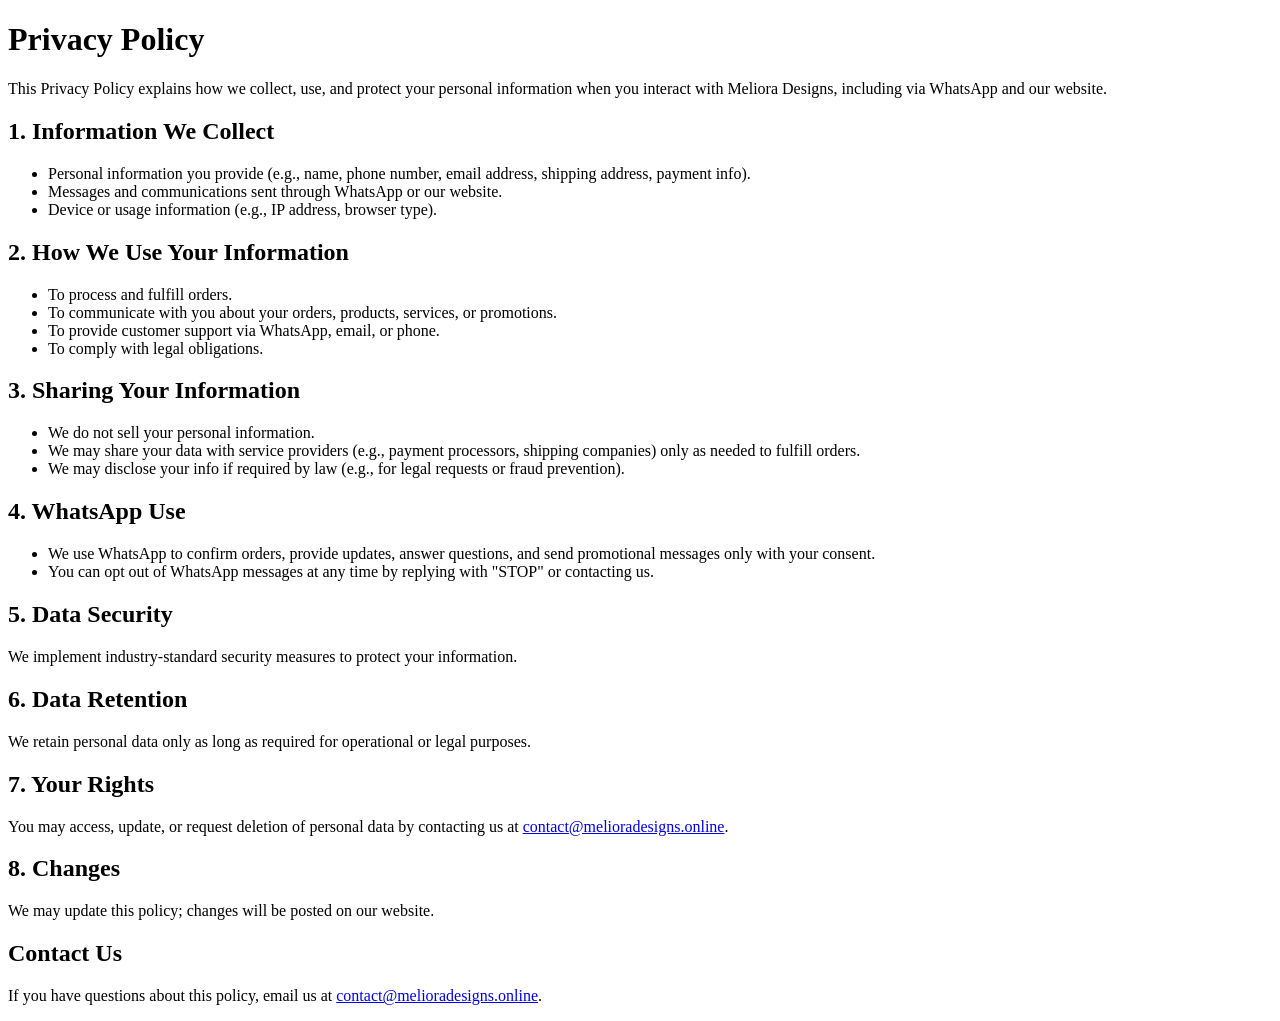
<file: privacy-policy.html>
<!-- Privacy Policy HTML (for Meliora Designs) -->
<!DOCTYPE html>
<html lang="en">
<head>
  <meta charset="UTF-8">
  <title>Privacy Policy | Meliora Designs</title>
</head>
<body>
  <h1>Privacy Policy</h1>
  <p>This Privacy Policy explains how we collect, use, and protect your personal information when you interact with Meliora Designs, including via WhatsApp and our website.</p>

  <h2>1. Information We Collect</h2>
  <ul>
    <li>Personal information you provide (e.g., name, phone number, email address, shipping address, payment info).</li>
    <li>Messages and communications sent through WhatsApp or our website.</li>
    <li>Device or usage information (e.g., IP address, browser type).</li>
  </ul>

  <h2>2. How We Use Your Information</h2>
  <ul>
    <li>To process and fulfill orders.</li>
    <li>To communicate with you about your orders, products, services, or promotions.</li>
    <li>To provide customer support via WhatsApp, email, or phone.</li>
    <li>To comply with legal obligations.</li>
  </ul>

  <h2>3. Sharing Your Information</h2>
  <ul>
    <li>We do not sell your personal information.</li>
    <li>We may share your data with service providers (e.g., payment processors, shipping companies) only as needed to fulfill orders.</li>
    <li>We may disclose your info if required by law (e.g., for legal requests or fraud prevention).</li>
  </ul>

  <h2>4. WhatsApp Use</h2>
  <ul>
    <li>We use WhatsApp to confirm orders, provide updates, answer questions, and send promotional messages only with your consent.</li>
    <li>You can opt out of WhatsApp messages at any time by replying with "STOP" or contacting us.</li>
  </ul>

  <h2>5. Data Security</h2>
  <p>We implement industry-standard security measures to protect your information.</p>

  <h2>6. Data Retention</h2>
  <p>We retain personal data only as long as required for operational or legal purposes.</p>

  <h2>7. Your Rights</h2>
  <p>You may access, update, or request deletion of personal data by contacting us at <a href="mailto:contact@melioradesigns.online">contact@melioradesigns.online</a>.</p>

  <h2>8. Changes</h2>
  <p>We may update this policy; changes will be posted on our website.</p>

  <h2>Contact Us</h2>
  <p>If you have questions about this policy, email us at <a href="mailto:contact@melioradesigns.online">contact@melioradesigns.online</a>.</p>
</body>
</html>
</file>
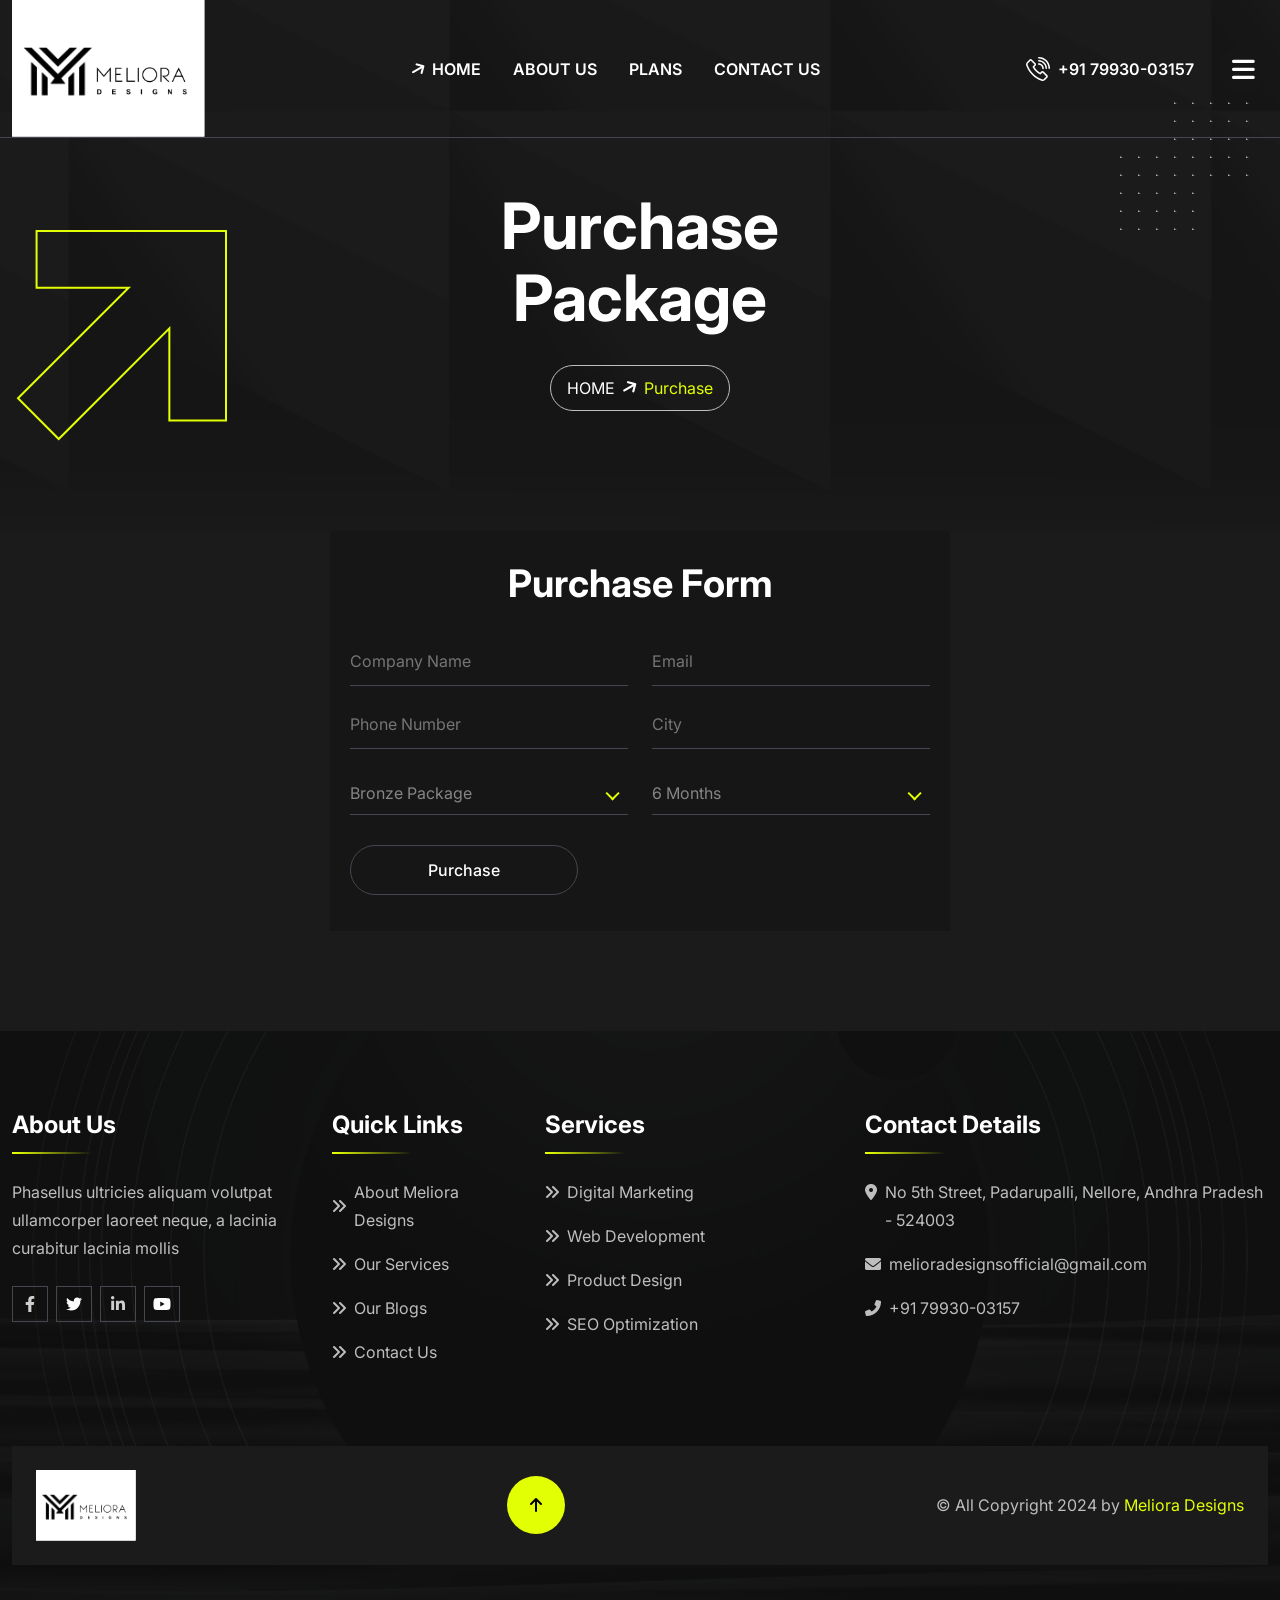
<file: purchase.html>
<!doctype html>
<html lang="en">

<!--<< Header Area >>-->

<head>

    <!-- == Meta Tags == -->
    <meta charset="UTF-8">
    <meta http-equiv="X-UA-Compatible" content="IE=edge">
    <meta name="viewport" content="width=device-width, initial-scale=1.0">
    <!-- Keywords -->
    <meta name="keywords" content="boot, Bootstrap, Meliora Designs - HTML Template">
    <!--  Description -->
    <meta name="description" content="Purchase - Meliora Designs">
    <!-- Razorpay Meta -->
    <meta http-equiv="Content-Security-Policy" content="script-src 'self' https://checkout.razorpay.com;">
    <!-- == Page title == -->
    <title>Purchase - Meliora Designs</title>
    <!-- Favicon/x-icon -->
    <link rel="shortcut icon" href="assets/img/logo/favicon.png" type="image/x-icon">
    <!-- Bootstrap Min 5.2.3 Css-->
    <link rel="stylesheet" href="assets/css/bootstrap.min.css">
    <!-- Fontawsome Icons Css-->
    <link rel="stylesheet" href="assets/css/all.min.css">
    <!-- Magnifiq Popup Css -->
    <link rel="stylesheet" href="assets/css/magnific-popup.css">
    <!-- Nice Select Css -->
    <link rel="stylesheet" href="assets/css/nice-select.css">
    <!-- Swiper Slider Css -->
    <link rel="stylesheet" href="assets/css/swiper.min.css">
    <!-- Aos Animation Css -->
    <link rel="stylesheet" href="assets/css/aos.css">
    <!-- Main css -->
    <link rel="stylesheet" href="assets/css/main.css">
    <style>
        .form .form-input input{
            color: #E3FF04;
            opacity: 1;
        }
        /* Chrome, Safari, Edge, Opera */
        input::-webkit-outer-spin-button,
        input::-webkit-inner-spin-button {
        -webkit-appearance: none;
        margin: 0;
        }

        /* Firefox */
        input[type=number] {
        -moz-appearance: textfield;
        appearance: textfield;
        }
        .btn{
            display: flex;
            align-items: center;
            justify-content: center;
            border: none;
        }
    </style>
    <!--Head scripts-->
    <!-- Razor Pay hosted checkout Page-->
    <script src="https://checkout.razorpay.com/v1/checkout.js"></script>
    
</head>

<body class="position-relative bg2-clr">

    <!-- Preloader Start -->
    <div id="preloader" class="preloader">
        <div class="animation-preloader">
            <div class="spinner">
            </div>
            <div class="txt-loading">
                <span data-text-preloader="M" class="letters-loading">
                    M
                </span>
                <span data-text-preloader="E" class="letters-loading">
                    E
                </span>
                <span data-text-preloader="L" class="letters-loading">
                    L
                </span>
                <span data-text-preloader="I" class="letters-loading">
                    I
                </span>
                <span data-text-preloader="O" class="letters-loading">
                    O
                </span>
                <span data-text-preloader="R" class="letters-loading">
                    R
                </span>
                <span data-text-preloader="A" class="letters-loading">
                    A
                </span>
            </div>
            <p class="text-center">Loading</p>
        </div>
        <div class="loader">
            <div class="row">
                <div class="col-3 loader-section section-left">
                    <div class="bg"></div>
                </div>
                <div class="col-3 loader-section section-left">
                    <div class="bg"></div>
                </div>
                <div class="col-3 loader-section section-right">
                    <div class="bg"></div>
                </div>
                <div class="col-3 loader-section section-right">
                    <div class="bg"></div>
                </div>
            </div>
        </div>
    </div>

    <!-- Custom Header Start -->
    <header class="header-section cmn-fixed hb-border py-lg-0 py-6">
        <div class="container">
            <div class="main-navbar">
                <nav class="navbar-custom">
                    <div class="d-lg-flex flex-xl-nowrap flex-wrap align-items-center justify-content-lg-between">
                        <div class="d-flex align-items-center justify-content-between">
                            <a href="index.html" class="brand-logo">
                                <img class="w-100" src="assets/img/logo/main-logo.svg" alt="logo">
                            </a>
                            <button class="navbar-toggle-btn d-block d-lg-none" type="button">
                                <span></span>
                                <span></span>
                                <span></span>
                                <span></span>
                            </button>
                        </div>
                        <div class="navbar-toggle-item">
                            <ul
                                class="custom-nav d-lg-flex d-grid gap-xxl-10 gap-xl-8 gap-lg-5 gap-md-2 gap-2 pt-lg-0 pt-5">
                                <li class="menu-item position-relative">
                                    <button class="position-relative ps-5  white-clr fw_500 cus-z1">
                                        Home
                                    </button>
                                    <ul class="sub-menu px-lg-4 py-xxl-3 py-2">
                                        <li class="menu-link py-1">
                                            <a href="index.html" class="fw_500 white-clr">Home Version-1</a>
                                        </li>

                                    </ul>
                                </li>
                                <li class="menu-item position-relative">
                                    <a href="about.html" class="fw_500">
                                        About Us
                                    </a>
                                </li>
                                <li class="menu-item position-relative">
                                    <a href="pricing.html" class="fw_500 contact-text">
                                        Plans
                                    </a>
                                </li>
                                <li class="menu-item position-relative" hidden="true">
                                    <button class="position-relative  ps-5 fw_500 white-clr cus-z1">
                                        Pages
                                    </button>
                                    <ul class="sub-menu px-lg-4 py-xxl-3 py-2">
                                        <li class="menu-link py-1">
                                            <a href="about.html" class="fw_500 white-clr">About</a>
                                        </li>
                                        <li class="menu-link py-1">
                                            <a href="pricing.html" class="fw_500 white-clr">Pricing Plan</a>
                                        </li>
                                        <li class="menu-link py-1">
                                            <a href="study-grid.html" class="fw_500 white-clr">Case Study</a>
                                        </li>
                                        <li class="menu-link py-1">
                                            <a href="study-details.html" class="fw_500 white-clr">Case Study Details</a>
                                        </li>
                                        <li class="menu-link py-1">
                                            <a href="team.html" class="fw_500 white-clr">Team Grid</a>
                                        </li>
                                        <li class="menu-link py-1">
                                            <a href="team-details.html" class="fw_500 white-clr">Team Details</a>
                                        </li>
                                        <li class="menu-link py-1">
                                            <a href="faq.html" class="fw_500 white-clr">Faqs</a>
                                        </li>
                                        <li class="menu-link py-1">
                                            <a href="contact.html" class="fw_500 white-clr">Contact</a>
                                        </li>
                                        <li class="menu-link py-1">
                                            <a href="oops.html" class="fw_500 white-clr">Oops 404</a>
                                        </li>
                                    </ul>
                                </li>
                                <li class="menu-item position-relative" hidden="true">
                                    <button class="position-relative  ps-5 fw_500 white-clr cus-z1">
                                        Blog
                                    </button>
                                    <ul class="sub-menu px-lg-4 py-xxl-3 py-2">
                                        <li class="menu-link py-1">
                                            <a href="#" class="fw_500 white-clr">Blog Grid</a>
                                        </li>
                                        <li class="menu-link py-1">
                                            <a href="blog-list.html" class="fw_500 white-clr">Blog List</a>
                                        </li>
                                        <li class="menu-link py-1">
                                            <a href="blog-details.html" class="fw_500 white-clr">Blog Details</a>
                                        </li>
                                    </ul>
                                </li>
                                <li class="menu-item position-relative">
                                    <a href="contact.html" class="fw_500">
                                        Contact Us
                                    </a>
                                </li>
                            </ul>
                        </div>
                        <div
                            class="d-lg-flex d-grid justify-content-center ph-clickwrap align-items-center gap-xxl-7 gap-xl-6 gap-lg-5 gap-3">
                            <a href="#" class="d-flex align-items-center header-ph gap-2">
                                <svg width="24" height="24" viewBox="0 0 24 24" fill="none"
                                    xmlns="http://www.w3.org/2000/svg">
                                    <g clip-path="url(#clip0_6577_1298)">
                                        <path
                                            d="M21.2438 18.1073L17.7431 14.6066C17.0144 13.8779 15.8329 13.8771 15.1034 14.6066L14.0839 15.6261C11.7543 14.2035 9.79723 12.2464 8.37459 9.91682L9.49247 8.79899C10.2202 8.07121 10.2202 6.88701 9.49242 6.15923L5.9917 2.65851C5.26504 1.93194 4.08525 1.92519 3.34978 2.66071L1.14994 4.87766C0.0974045 5.76145 -0.272814 7.21251 0.207186 8.58777C2.67028 15.6461 8.35472 21.3305 15.413 23.7936C16.7409 24.2569 18.1046 23.9104 18.9717 23.0171C18.9842 23.006 18.9964 22.9946 19.0084 22.9826L21.2438 20.7471C21.9716 20.0193 21.9716 18.8352 21.2438 18.1073ZM20.1287 19.6319L17.9437 21.8168C17.9171 21.839 17.8919 21.863 17.8681 21.8888C17.4082 22.3887 16.6684 22.5613 15.9327 22.3044C9.32433 19.9984 4.00237 14.6764 1.69631 8.06802C1.43226 7.31141 1.62276 6.52752 2.18165 6.07091C2.20289 6.05357 2.22323 6.0351 2.24255 6.01565L4.46719 3.77366C4.49403 3.74672 4.52593 3.72536 4.56106 3.71081C4.5962 3.69626 4.63386 3.6888 4.67189 3.68887C4.7167 3.68887 4.80281 3.69984 4.87659 3.77366L8.37722 7.27438C8.43142 7.32871 8.46186 7.40231 8.46187 7.47905C8.46188 7.55579 8.43145 7.6294 8.37726 7.68374L6.82837 9.23263C6.70656 9.35442 6.62798 9.51274 6.60464 9.68339C6.58129 9.85405 6.61447 10.0277 6.69909 10.1777C8.37983 13.1574 10.8433 15.6209 13.8231 17.3016C13.9731 17.3862 14.1467 17.4194 14.3173 17.3961C14.488 17.3727 14.6463 17.2942 14.7681 17.1724L16.2187 15.7218C16.273 15.6676 16.3466 15.6371 16.4233 15.6371C16.5001 15.6371 16.5737 15.6676 16.628 15.7218L20.1287 19.2225C20.1829 19.2769 20.2133 19.3505 20.2133 19.4272C20.2133 19.504 20.1829 19.5776 20.1287 19.6319ZM12.6048 6.15604C12.1693 6.15604 11.8162 6.5091 11.8162 6.94462C11.8162 7.38013 12.1692 7.73319 12.6048 7.73319C14.6244 7.73319 16.2675 9.37631 16.2675 11.396C16.2675 11.8315 16.6206 12.1845 17.0561 12.1845C17.4916 12.1845 17.8447 11.8315 17.8447 11.396C17.8447 8.50668 15.4941 6.15604 12.6048 6.15604Z"
                                            fill="white" />
                                        <path
                                            d="M12.7779 3C12.3483 3 12 3.34828 12 3.7779C12 4.20752 12.3482 4.5558 12.7779 4.5558C16.4537 4.5558 19.4442 7.54629 19.4442 11.2221C19.4442 11.6517 19.7925 12 20.2221 12C20.6517 12 21 11.6517 21 11.2221C21 6.68844 17.3116 3 12.7779 3Z"
                                            fill="white" />
                                        <path
                                            d="M20.7128 3.28719C18.593 1.1674 15.7745 0 12.7767 0C12.3477 0 12 0.347735 12 0.776679C12 1.20562 12.3477 1.55336 12.7767 1.55336C18.1087 1.55336 22.4466 5.89127 22.4466 11.2233C22.4466 11.6523 22.7944 12 23.2233 12C23.6523 12 24 11.6523 24 11.2233C24 8.22542 22.8326 5.40702 20.7128 3.28719Z"
                                            fill="white" />
                                    </g>
                                    <defs>
                                        <clipPath id="clip0_6577_1298">
                                            <rect width="24" height="24" fill="white" />
                                        </clipPath>
                                    </defs>
                                </svg>
                                <span class="stext">
                                    +91 79930-03157 
                                </span>
                            </a>
                            <div class="remove-click remove-clickbg-adding d-center m-auto">
                                <i class="fas fa-bars"></i>
                            </div>
                        </div>
                    </div>
                </nav>
            </div>
        </div>
    </header>
    <!-- Custom Header End -->



    <!-- Custom Search Start -->
    <div class="search-wrap">
        <div class="search-inner">
            <i class="fas fa-times search-close" id="search-close"></i>
            <div class="search-cell">
                <form method="get">
                    <div class="search-field-holder">
                        <input type="search" class="main-search-input" placeholder="Search...">
                    </div>
                </form>
            </div>
        </div>
    </div>
    <!-- Custom Search End -->

    <!-- Main start -->
    <main class="main">

        <!-- Breadcrumnd Banner -->
        <section class="breadcrumnd-banner position-relative">
            <div class="container">
                <div class="row g-5 justify-content-center">
                    <div class="col-lg-5">
                        <div class="breadcrumnd-content text-center">
                            <h1 class="white mb-xxl-10 mb-xl-8 mb-6" data-aos="zoom-in-left" data-aos-duration="1800">
                                Purchase Package
                            </h1>
                            <ul class="breadcrumnd d-inline-flex align-items-center gap-2 pra-border radius100 py-xxl-3 py-2 px-xxl-4 px-4"
                                data-aos="zoom-in-right" data-aos-duration="2000">
                                <li>
                                    <a href="index.html" class="text-uppercase htheme">
                                        Home
                                    </a>
                                </li>
                                <li>
                                    <span class="rot60 d-inline-block">
                                        <i class="fas fa-arrow-up"></i>
                                    </span>
                                </li>
                                <li class="theme-clr">
                                    Purchase
                                </li>
                            </ul>
                        </div>
                    </div>
                </div>
            </div>
            <!--Element-->
            <img src="assets/img/element/cmn-dost.png" alt="img" class="cmn-dots">
            <div class="cmn-svg-shape cmn-svg">
                <svg width="211" height="211" viewBox="0 0 211 211" fill="none" xmlns="http://www.w3.org/2000/svg">
                    <path
                        d="M153.353 98.3617V190.413H210V1H20.5872V57.6468H112.638L2 168.285L42.7149 209L153.353 98.3617Z"
                        stroke="url(#paint0_linear_6584_3026)" stroke-width="2" />
                    <defs>
                        <linearGradient id="paint0_linear_6584_3026" x1="416.867" y1="-216.267" x2="8.49998" y2="192.1"
                            gradientUnits="userSpaceOnUse">
                            <stop offset="2" stop-color="#E3FF04" />
                            <stop offset="1" stop-color="#FF7425" stop-opacity="0" />
                        </linearGradient>
                    </defs>
                </svg>
            </div>
        </section>
        <!-- Breadcrumnd Banner -->

        <!-- Contact Start -->
        <section class="contact-section pb-space">
            <div class="container">
                
                <!-- Section 1 -->
                <div class="row g-xxl-7 g-4 d-flex align-items-center justify-content-center">
                    <div class="col-lg-6" data-aos="zoom-in" data-aos-duration="2000" hidden="true">
                        <div class="contact-map">
                            <iframe
                                src="https://www.google.com/maps/embed?pb=!1m18!1m12!1m3!1d52816169.558200695!2d-161.49265223136007!3d36.102185713814805!2m3!1f0!2f0!3f0!3m2!1i1024!2i768!4f13.1!3m3!1m2!1s0x54eab584e432360b%3A0x1c3bb99243deb742!2sUnited%20States!5e0!3m2!1sen!2sbd!4v1711689726724!5m2!1sen!2sbd"
                                allowfullscreen="" loading="lazy" referrerpolicy="no-referrer-when-downgrade"></iframe>
                        </div>
                    </div>

                    <div class="col-lg-6" data-aos="zoom-in" data-aos-duration="2000">
                        <div class="contact-content bg1-clr">
                            <h3 class="white mb-xxl-15 mb-xl-10 mb-lg-7 mb-5" style="text-align: center;">
                                Purchase Form
                            </h3>
                            <form id="purchasePackageForm">
                                <div class="row g-xxl-8 g-xl-6 g-lg-4 g-4 form">
                                    <div class="col-lg-6 form-input">
                                        <input type="text" name="companyName" id="companyName" placeholder="Company Name" style="color: #E3FF04 !important;">
                                    </div>
                                    <div class="col-lg-6">
                                        <input type="email" name="email" id="email" placeholder="Email">
                                    </div>
                                    <div class="col-lg-6">
                                        <input type="number" name="contactNumber" id="contactNumber" placeholder="Phone Number">
                                    </div>
                                    <div class="col-lg-6">
                                        <input type="text" name="address" id="address" placeholder="City">
                                    </div>
                                    <div class="col-lg-6">
                                        <select id="package" name="package">
                                            <option value="YnJvbnpl">Bronze Package</option>
                                            <option value="c2lsdmVy">Silver Package</option>
                                            <option value="Z29sZA==">Gold Package</option>
                                        </select>
                                    </div>
                                    <div class="col-lg-6">
                                        <select id="period" name="period">
                                            <option value="6">6 Months</option>
                                        </select>
                                    </div>
                                    <div class="col-lg-5 d-flex align-items-center justify-content-center btn">
                                        <button type="submit" class="submit-btn">
                                            Purchase
                                        </button>
                                    </div>
                                </div>
                            </form>
                        </div>
                    </div>
                </div>
                <!-- End of Section 1-->

                <!-- Section 2 -->
                <div class="row g-xl-6 g-4 mb-xxl-7 mb-6 justify-content-center" hidden>
                    <div class="col-lg-3 col-md-6 col-sm-6" data-aos="zoom-in-right" data-aos-duration="1400">
                        <div class="contact-sub-info bg1-clr text-center">
                            <svg width="54" height="54" viewBox="0 0 54 54" fill="none"
                                xmlns="http://www.w3.org/2000/svg">
                                <path
                                    d="M51.925 42.825C51.925 43.725 51.725 44.65 51.3 45.55C50.875 46.45 50.325 47.3 49.6 48.1C48.375 49.45 47.025 50.425 45.5 51.05C44 51.675 42.375 52 40.625 52C38.075 52 35.35 51.4 32.475 50.175C29.6 48.95 26.725 47.3 23.875 45.225C21 43.125 18.275 40.8 15.675 38.225C13.1 35.625 10.775 32.9 8.7 30.05C6.65 27.2 5 24.35 3.8 21.525C2.6 18.675 2 15.95 2 13.35C2 11.65 2.3 10.025 2.9 8.525C3.5 7 4.45 5.6 5.775 4.35C7.375 2.775 9.125 2 10.975 2C11.675 2 12.375 2.15 13 2.45C13.65 2.75 14.225 3.2 14.675 3.85L20.475 12.025C20.925 12.65 21.25 13.225 21.475 13.775C21.7 14.3 21.825 14.825 21.825 15.3C21.825 15.9 21.65 16.5 21.3 17.075C20.975 17.65 20.5 18.25 19.9 18.85L18 20.825C17.725 21.1 17.6 21.425 17.6 21.825C17.6 22.025 17.625 22.2 17.675 22.4C17.75 22.6 17.825 22.75 17.875 22.9C18.325 23.725 19.1 24.8 20.2 26.1C21.325 27.4 22.525 28.725 23.825 30.05C25.175 31.375 26.475 32.6 27.8 33.725C29.1 34.825 30.175 35.575 31.025 36.025C31.15 36.075 31.3 36.15 31.475 36.225C31.675 36.3 31.875 36.325 32.1 36.325C32.525 36.325 32.85 36.175 33.125 35.9L35.025 34.025C35.65 33.4 36.25 32.925 36.825 32.625C37.4 32.275 37.975 32.1 38.6 32.1C39.075 32.1 39.575 32.2 40.125 32.425C40.675 32.65 41.25 32.975 41.875 33.4L50.15 39.275C50.8 39.725 51.25 40.25 51.525 40.875C51.775 41.5 51.925 42.125 51.925 42.825Z"
                                    stroke="#E3FF04" stroke-width="4" stroke-miterlimit="10" />
                                <path d="M37.5742 16.4252L46.4242 7.5752" stroke="#E3FF04" stroke-width="4"
                                    stroke-linecap="round" stroke-linejoin="round" />
                                <path d="M46.4242 16.4252L37.5742 7.5752" stroke="#E3FF04" stroke-width="4"
                                    stroke-linecap="round" stroke-linejoin="round" />
                            </svg>
                            <h5 class="white mt-xxl-7 mt-6 mb-xxl-7 mb-6">
                                Phone & Fax
                            </h5>
                            <span class="msub d-block mb-2">
                                Mobile : +197 -90 - 56 - 780
                            </span>
                            <span class="msub">
                                Fax : +44-208-1234567
                            </span>
                        </div>
                    </div>
                    <div class="col-lg-3 col-md-6 col-sm-6" data-aos="zoom-in-right" data-aos-duration="1600">
                        <div class="contact-sub-info bg1-clr text-center">
                            <svg width="69" height="54" viewBox="0 0 69 54" fill="none"
                                xmlns="http://www.w3.org/2000/svg">
                                <path
                                    d="M3.04604 3.04604C3.69236 2.39975 4.58521 2 5.57143 2H62.7143C63.7004 2 64.5932 2.39975 65.2396 3.04604M3.04604 3.04604C2.39975 3.69236 2 4.58521 2 5.57143V48.4286C2 50.4011 3.599 52 5.57143 52H41.2857M3.04604 3.04604L9.14286 9.14307M65.2396 3.04604C65.8861 3.69236 66.2857 4.58521 66.2857 5.57143V48.4286C66.2857 50.4011 64.6868 52 62.7143 52H55.5714M65.2396 3.04604L39.1936 29.0918C36.4039 31.8814 31.8814 31.8814 29.0918 29.0918L19.8571 19.8571"
                                    stroke="#E3FF04" stroke-width="4" stroke-linecap="round" stroke-linejoin="round" />
                            </svg>
                            <h5 class="white mt-xxl-7 mt-6 mb-xxl-7 mb-6">
                                Mail Address
                            </h5>
                            <span class="msub d-block mb-2">
                                Info.company@gmail.com
                            </span>
                            <span class="msub">
                                Info.company@yahoo.com
                            </span>
                        </div>
                    </div>
                    <div class="col-lg-3 col-md-6 col-sm-6" data-aos="zoom-in-right" data-aos-duration="1800">
                        <div class="contact-sub-info bg1-clr text-center">
                            <svg width="38" height="50" viewBox="0 0 38 50" fill="none"
                                xmlns="http://www.w3.org/2000/svg">
                                <path
                                    d="M19.1781 -0.0175781C8.92969 -0.0175781 0.25 8.71211 0.25 19.0512C0.25 29.8793 10.3109 40.9527 17.0781 48.7355C17.1047 48.7668 18.1984 49.9809 19.5453 49.9809H19.6641C21.0125 49.9809 22.0984 48.7668 22.125 48.7355C28.475 41.4355 37.75 29.3965 37.75 19.0512C37.75 8.71055 30.9797 -0.0175781 19.1781 -0.0175781ZM19.8047 46.6387C19.75 46.6934 19.6703 46.7543 19.6 46.8059C19.5281 46.7559 19.45 46.6934 19.3922 46.6387L18.575 45.698C12.1594 38.3387 3.37344 28.259 3.37344 19.0496C3.37344 10.4059 10.6109 3.1043 19.1766 3.1043C29.8469 3.1043 34.6234 11.1121 34.6234 19.0496C34.6234 26.0402 29.6375 35.3246 19.8047 46.6387ZM19.0547 9.44336C13.8781 9.44336 9.67969 13.6402 9.67969 18.8184C9.67969 23.9965 13.8781 28.1934 19.0547 28.1934C24.2312 28.1934 28.4297 23.9949 28.4297 18.8184C28.4297 13.6418 24.2328 9.44336 19.0547 9.44336ZM19.0547 25.0684C15.6078 25.0684 12.7328 22.1965 12.7328 18.7496C12.7328 15.3027 15.5359 12.4996 18.9828 12.4996C22.4312 12.4996 25.2328 15.3027 25.2328 18.7496C25.2344 22.1965 22.5031 25.0684 19.0547 25.0684Z"
                                    fill="#E3FF04" />
                            </svg>
                            <h5 class="white mt-xxl-7 mt-6 mb-xxl-7 mb-6">
                                Our Location
                            </h5>
                            <span class="msub d-block mb-2">
                                Mobile : 85 Ketch Harbour
                            </span>
                            <span class="msub">
                                RoadBensalem, PA 19020
                            </span>
                        </div>
                    </div>
                    <div class="col-lg-3 col-md-6 col-sm-6" data-aos="zoom-in-right" data-aos-duration="2000">
                        <div class="contact-sub-info bg1-clr text-center">
                            <svg width="54" height="54" viewBox="0 0 54 54" fill="none"
                                xmlns="http://www.w3.org/2000/svg">
                                <path
                                    d="M27 13.1111V27H40.8889M27 52C13.1929 52 2 40.8072 2 27C2 13.1929 13.1929 2 27 2C40.8072 2 52 13.1929 52 27C52 40.8072 40.8072 52 27 52Z"
                                    stroke="#E3FF04" stroke-width="4" stroke-linecap="round" stroke-linejoin="round" />
                            </svg>
                            <h5 class="white mt-xxl-7 mt-6 mb-xxl-7 mb-6">
                                Office Hour
                            </h5>
                            <span class="msub d-block mb-2">
                                Sun - Thu 09 am - 06pm
                            </span>
                            <span class="msub">
                                Fri - Sat 4 pm - 10pm
                            </span>
                        </div>
                    </div>
                </div>
                <!-- End of Section 2 -->
            </div>
        </section>
        <!-- Contact End -->

    </main>
    <!-- Main End -->

    <!-- Footer Version-1 Start -->
    <footer class="footer-version-one zindex1 position-relative">
        <div class="container">
            <div class="footer-topversion-one pt-20 pb-20">
                <div class="row gy-lg-0 gy-10 mt-xxl-5 mb-xxl-5 justify-content-sm-between justify-content-center">
                    <div class="col-xxl-3 col-xl-3 col-lg-3 col-md-6 col-sm-6">
                        <div class="footer-widget">
                            <h5 class="footer-title mb-xxl-7 mb-xl-6 mb-5" data-aos="zoom-in-down"
                                data-aos-duration="1900">
                                About Us
                                <svg class="d-block mt-xxl-4 mt-3" width="83" height="2" viewBox="0 0 83 2" fill="none"
                                    xmlns="http://www.w3.org/2000/svg">
                                    <line y1="-1" x2="83" y2="-1" transform="matrix(1 0 0 -1 0 0)"
                                        stroke="url(#paint0_linear_6308_4304)" stroke-width="2" />
                                    <defs>
                                        <linearGradient id="paint0_linear_6308_4304" x1="4.02912" y1="0.000277584"
                                            x2="80" y2="0.000110496" gradientUnits="userSpaceOnUse">
                                            <stop offset="0" stop-color="#E3FF04" />
                                            <stop offset="1" stop-color="#E3FF04" stop-opacity="0" />
                                        </linearGradient>
                                    </defs>
                                </svg>
                            </h5>
                            <p class="pra-clr mb-xxl-7 mb-6" data-aos="zoom-in" data-aos-duration="1600">
                                Phasellus ultricies aliquam volutpat ullamcorper laoreet neque, a lacinia curabitur
                                lacinia mollis
                            </p>
                            <ul class="common-social d-flex align-items-center gap-2">
                                <li data-aos="zoom-in-right" data-aos-duration="1400">
                                    <a href="#" class="d-center">
                                        <svg width="10" height="16" viewBox="0 0 10 16" fill="none"
                                            xmlns="http://www.w3.org/2000/svg">
                                            <g opacity="0.8" clip-path="url(#clip0_6308_28)">
                                                <path
                                                    d="M8.72266 9L9.16703 6.10437H6.38859V4.22531C6.38859 3.43313 6.77672 2.66094 8.02109 2.66094H9.28422V0.195625C9.28422 0.195625 8.13797 0 7.04203 0C4.75391 0 3.25828 1.38688 3.25828 3.8975V6.10437H0.714844V9H3.25828V16H6.38859V9H8.72266Z"
                                                    fill="white" />
                                            </g>
                                            <defs>
                                                <clipPath id="clip0_6308_28">
                                                    <rect width="10" height="16" fill="white" />
                                                </clipPath>
                                            </defs>
                                        </svg>
                                    </a>
                                </li>
                                <li data-aos="zoom-in-right" data-aos-duration="1600">
                                    <a href="#" class="d-center">
                                        <svg width="16" height="16" viewBox="0 0 16 16" fill="none"
                                            xmlns="http://www.w3.org/2000/svg">
                                            <path
                                                d="M14.3553 4.74149C14.3655 4.88362 14.3655 5.02577 14.3655 5.1679C14.3655 9.5029 11.066 14.4978 5.03553 14.4978C3.17766 14.4978 1.45178 13.9597 0 13.0258C0.263969 13.0562 0.51775 13.0664 0.791875 13.0664C2.32484 13.0664 3.73603 12.5486 4.86294 11.6654C3.42131 11.6349 2.21319 10.6907 1.79694 9.39124C2 9.42168 2.20303 9.44199 2.41625 9.44199C2.71066 9.44199 3.00509 9.40137 3.27919 9.33034C1.77666 9.02574 0.649719 7.70596 0.649719 6.11205V6.07146C1.08625 6.31512 1.59391 6.4674 2.13194 6.48768C1.24869 5.89884 0.670031 4.89377 0.670031 3.75671C0.670031 3.14759 0.832437 2.58921 1.11672 2.1019C2.73094 4.09174 5.15734 5.39121 7.87812 5.53337C7.82737 5.28971 7.79691 5.03593 7.79691 4.78212C7.79691 2.97499 9.25884 1.50293 11.0761 1.50293C12.0202 1.50293 12.873 1.89887 13.472 2.53846C14.2131 2.39634 14.9238 2.12221 15.5532 1.74659C15.3096 2.50802 14.7918 3.14762 14.1116 3.55368C14.7715 3.48265 15.4111 3.29987 15.9999 3.04609C15.5533 3.6958 14.9949 4.27446 14.3553 4.74149V4.74149Z"
                                                fill="white" />
                                        </svg>
                                    </a>
                                </li>
                                <li data-aos="zoom-in-right" data-aos-duration="1800">
                                    <a href="#" class="d-center">
                                        <svg width="14" height="16" viewBox="0 0 14 16" fill="none"
                                            xmlns="http://www.w3.org/2000/svg">
                                            <g opacity="0.8">
                                                <path
                                                    d="M3.13375 13.9997H0.23125V4.65281H3.13375V13.9997ZM1.68094 3.37781C0.752813 3.37781 0 2.60906 0 1.68094C6.64312e-09 1.23513 0.177098 0.807572 0.492335 0.492335C0.807572 0.177098 1.23513 0 1.68094 0C2.12675 0 2.5543 0.177098 2.86954 0.492335C3.18478 0.807572 3.36188 1.23513 3.36188 1.68094C3.36188 2.60906 2.60875 3.37781 1.68094 3.37781ZM13.9969 13.9997H11.1006V9.44969C11.1006 8.36531 11.0787 6.97469 9.59156 6.97469C8.0825 6.97469 7.85125 8.15281 7.85125 9.37156V13.9997H4.95188V4.65281H7.73562V5.92781H7.77625C8.16375 5.19344 9.11031 4.41844 10.5225 4.41844C13.46 4.41844 14 6.35281 14 8.86531V13.9997H13.9969Z"
                                                    fill="white" />
                                            </g>
                                        </svg>
                                    </a>
                                </li>
                                <li data-aos="zoom-in-right" data-aos-duration="1900">
                                    <a href="#" class="d-center">
                                        <svg width="18" height="12" viewBox="0 0 18 12" fill="none"
                                            xmlns="http://www.w3.org/2000/svg">
                                            <path
                                                d="M17.1769 1.87759C16.9806 1.13853 16.4023 0.556469 15.668 0.358938C14.337 0 9.00014 0 9.00014 0C9.00014 0 3.66327 0 2.3323 0.358938C1.59802 0.5565 1.0197 1.13853 0.823422 1.87759C0.466797 3.21719 0.466797 6.01213 0.466797 6.01213C0.466797 6.01213 0.466797 8.80706 0.823422 10.1467C1.0197 10.8857 1.59802 11.4435 2.3323 11.6411C3.66327 12 9.00014 12 9.00014 12C9.00014 12 14.337 12 15.668 11.6411C16.4023 11.4435 16.9806 10.8857 17.1769 10.1467C17.5335 8.80706 17.5335 6.01213 17.5335 6.01213C17.5335 6.01213 17.5335 3.21719 17.1769 1.87759V1.87759ZM7.25467 8.54972V3.47453L11.7153 6.01219L7.25467 8.54972V8.54972Z"
                                                fill="white" />
                                        </svg>
                                    </a>
                                </li>
                            </ul>
                        </div>
                    </div>
                    <div class="col-xxl-2 col-xl-2 col-lg-2 col-md-6 col-sm-6">
                        <div class="footer-widget">
                            <h5 class="footer-title mb-xxl-7 mb-xl-6 mb-5" data-aos="zoom-in-down"
                                data-aos-duration="1900">
                                Quick Links
                                <svg class="d-block mt-xxl-4 mt-3" width="83" height="2" viewBox="0 0 83 2" fill="none"
                                    xmlns="http://www.w3.org/2000/svg">
                                    <line y1="-1" x2="83" y2="-1" transform="matrix(1 0 0 -1 0 0)"
                                        stroke="url(#paint0_linear_6308_4304)" stroke-width="2" />
                                    <defs>
                                        <linearGradient id="paint0_linear_6308_43041" x1="4.02912" y1="0.000277584"
                                            x2="80" y2="0.000110496" gradientUnits="userSpaceOnUse">
                                            <stop offset="0" stop-color="#E3FF04" />
                                            <stop offset="1" stop-color="#E3FF04" stop-opacity="0" />
                                        </linearGradient>
                                    </defs>
                                </svg>
                            </h5>
                            <ul class="link-footer d-grid gap-xxl-5 gap-4" data-aos="zoom-in" data-aos-duration="1400">
                                <li>
                                    <a href="about.html" class="d-flex align-items-center gap-2 flink-items pra-clr">
                                        <span class="ani-icons">
                                            <i class="fas fa-angle-double-right pra-clr"></i>
                                        </span>
                                        About Meliora Designs
                                    </a>
                                </li>
                                <li>
                                    <a href="pricing.html" class="d-flex align-items-center gap-2 flink-items pra-clr">
                                        <span class="ani-icons">
                                            <i class="fas fa-angle-double-right pra-clr"></i>
                                        </span>
                                        Our Services
                                    </a>
                                </li>
                                <li>
                                    <a href="#"
                                        class="d-flex align-items-center gap-2 flink-items pra-clr">
                                        <span class="ani-icons">
                                            <i class="fas fa-angle-double-right pra-clr"></i>
                                        </span>
                                        Our Blogs
                                    </a>
                                </li>
                                <li>
                                    <a href="contact.html" class="d-flex align-items-center gap-2 flink-items pra-clr">
                                        <span class="ani-icons">
                                            <i class="fas fa-angle-double-right pra-clr"></i>
                                        </span>
                                        Contact Us
                                    </a>
                                </li>
                            </ul>
                        </div>
                    </div>
                    <div class="col-xxl-2 col-xl-3 col-lg-3 col-md-6 col-sm-6">
                        <div class="footer-widget">
                            <h5 class="footer-title mb-xxl-7 mb-xl-6 mb-5" data-aos="zoom-in-down"
                                data-aos-duration="1900">
                                Services
                                <svg class="d-block mt-xxl-4 mt-3" width="83" height="2" viewBox="0 0 83 2" fill="none"
                                    xmlns="http://www.w3.org/2000/svg">
                                    <line y1="-1" x2="83" y2="-1" transform="matrix(1 0 0 -1 0 0)"
                                        stroke="url(#paint0_linear_6308_4305)" stroke-width="2" />
                                    <defs>
                                        <linearGradient id="paint0_linear_6308_4305" x1="4.02912" y1="0.000277584"
                                            x2="80" y2="0.000110496" gradientUnits="userSpaceOnUse">
                                            <stop offset="0" stop-color="#E3FF04" />
                                            <stop offset="1" stop-color="#E3FF04" stop-opacity="0" />
                                        </linearGradient>
                                    </defs>
                                </svg>
                            </h5>
                            <ul class="link-footer d-grid gap-xxl-5 gap-4" data-aos="zoom-in" data-aos-duration="1400">
                                <li>
                                    <a href="pricing.html" class="d-flex align-items-center gap-2 flink-items pra-clr">
                                        <span class="ani-icons">
                                            <i class="fas fa-angle-double-right pra-clr"></i>
                                        </span>
                                        Digital Marketing
                                    </a>
                                </li>
                                <li>
                                    <a href="pricing.html"
                                        class="d-flex align-items-center gap-2 flink-items pra-clr">
                                        <span class="ani-icons">
                                            <i class="fas fa-angle-double-right pra-clr"></i>
                                        </span>
                                        Web Development
                                    </a>
                                </li>
                                <li>
                                    <a href="pricing.html"
                                        class="d-flex align-items-center gap-2 flink-items pra-clr">
                                        <span class="ani-icons">
                                            <i class="fas fa-angle-double-right pra-clr"></i>
                                        </span>
                                        Product Design
                                    </a>
                                </li>
                                <li>
                                    <a href="pricing.html" class="d-flex align-items-center gap-2 flink-items pra-clr">
                                        <span class="ani-icons">
                                            <i class="fas fa-angle-double-right pra-clr"></i>
                                        </span>
                                        SEO Optimization
                                    </a>
                                </li>
                            </ul>
                        </div>
                    </div>
                    <div class="col-xxl-3 col-xl-4 col-lg-4 col-md-6 col-sm-6">
                        <div class="footer-widget">
                            <h5 class="footer-title mb-xxl-7 mb-xl-6 mb-5" data-aos="zoom-in-down"
                                data-aos-duration="1900">
                                Contact Details
                                <svg class="d-block mt-xxl-4 mt-3" width="83" height="2" viewBox="0 0 83 2" fill="none"
                                    xmlns="http://www.w3.org/2000/svg">
                                    <line y1="-1" x2="83" y2="-1" transform="matrix(1 0 0 -1 0 0)"
                                        stroke="url(#paint0_linear_6308_4306)" stroke-width="2" />
                                    <defs>
                                        <linearGradient id="paint0_linear_6308_4306" x1="4.02912" y1="0.000277584"
                                            x2="80" y2="0.000110496" gradientUnits="userSpaceOnUse">
                                            <stop offset="0" stop-color="#E3FF04" />
                                            <stop offset="1" stop-color="#E3FF04" stop-opacity="0" />
                                        </linearGradient>
                                    </defs>
                                </svg>
                            </h5>
                            <ul class="link-footer d-grid gap-xxl-5 gap-4" data-aos="zoom-in" data-aos-duration="1400">
                                <li>
                                    <span class="d-flex align-items-start gap-2 flink-items pra-clr">
                                        <span class="ani-icons">
                                            <i class="fas fa-map-marker-alt pra-clr"></i>
                                        </span>
                                        No 5th Street, Padarupalli, Nellore, Andhra Pradesh - 524003
                                    </span>
                                </li>
                                <li>
                                    <a href="mailto:melioradesignsofficial@gmail.com" class="d-flex align-items-center gap-2 flink-items pra-clr">
                                        <span class="ani-icons">
                                            <i class="fas fa-envelope pra-clr"></i>
                                        </span>
                                        melioradesignsofficial@gmail.com
                                    </a>
                                </li>
                                <li>
                                    <a href="tel:+917993003157" class="d-flex align-items-center gap-2 flink-items pra-clr">
                                        <span class="ani-icons">
                                            <i class="fas fa-phone-alt pra-clr"></i>
                                        </span>
                                        +91 79930-03157
                                    </a>
                                </li>
                            </ul>
                        </div>
                    </div>
                </div>
            </div>
            <div class="footer-bottom-version-one d-sm-flex gap-sm-0 gap-4 d-grid align-items-center justify-content-sm-between justify-content-center bg2-clr px-xxl-7 px-6 py-xxl-6 py-xl-6 py-7 mb-xxl-10 mb-lg-9 mb-sm-8 mb-5"
                data-aos="zoom-in-up" data-aos-duration="1600">
                <a href="index.html" class="footer-logov1 m-sm-0 m-auto">
                    <img src="assets/img/logo/main-logo.svg" alt="img">
                </a>
                <a href="#mains" class="footer-topscroll d-center themebg">
                    <i class="fas fa-arrow-up"></i>
                </a>
                <p class="pra-clr">
                    &copy; All Copyright 2024 by <a href="index.html" class="theme-clr">Meliora Designs</a>
                </p>
            </div>
        </div>
    </footer>
    <!-- Footer Version-1 End -->

    <!-- Sub Sidebar Custom End -->
    <div class="subside-barmenu">
        <div class="remove-click d-flex justify-content-center align-items-center">
            <i class="fas fa-times"></i>
        </div>
        <div class="sub-contact-wrapper d-grid">
            <a href="index.html" class="side-logo">
                <img src="assets/img/logo/main-logo.svg" alt="img">
            </a>
            <p>
                Empower your brand with innovative digital strategies for unparalleled growth and success.
            </p>
            <div class="sub-contact-left d-grid">
                <div class="sub__contac-item">
                    <div class="content">
                        <span class="address d-block">
                            Address
                        </span>
                        <span class="textp">
                            No 5th Street, Padarupalli, Nellore,
                            Andhra Pradesh - 524003.
                        </span>
                    </div>
                </div>
                <div class="sub__contac-item">
                    <div class="content">
                        <span class="address d-block">
                            Email
                        </span>
                        <a href="javascript:void(0)" class="textp">
                            melioradesignsofficial@gmail.com
                        </a>
                    </div>
                </div>
                <div class="sub__contac-item">
                    <div class="content">
                        <span class="address d-block">
                            Call now
                        </span>
                        <a href="tel:+917993003157" class="textp">
                            +91 79930-03157 
                        </a>
                    </div>
                </div>
            </div>
            <ul class="common-social d-flex align-items-center gap-2 mb-xxl-10 mb-xl-9 mb-8">
                <li data-aos="zoom-in-right" data-aos-duration="1400">
                    <a href="https://www.facebook.com/Meliora-designs-109131785418170/" class="d-center">
                        <svg width="10" height="16" viewBox="0 0 10 16" fill="none" xmlns="http://www.w3.org/2000/svg">
                            <g opacity="0.8" clip-path="url(#clip0_6308_28)">
                                <path
                                    d="M8.72266 9L9.16703 6.10437H6.38859V4.22531C6.38859 3.43313 6.77672 2.66094 8.02109 2.66094H9.28422V0.195625C9.28422 0.195625 8.13797 0 7.04203 0C4.75391 0 3.25828 1.38688 3.25828 3.8975V6.10437H0.714844V9H3.25828V16H6.38859V9H8.72266Z"
                                    fill="white" />
                            </g>
                            <defs>
                                <clipPath id="clip0_6308_2801">
                                    <rect width="10" height="16" fill="white" />
                                </clipPath>
                            </defs>
                        </svg>
                    </a>
                </li>
                <li data-aos="zoom-in-right" data-aos-duration="1600">
                    <a href="https://twitter.com/Melioradesigns" class="d-center">
                        <svg width="16" height="16" viewBox="0 0 16 16" fill="none" xmlns="http://www.w3.org/2000/svg">
                            <path
                                d="M14.3553 4.74149C14.3655 4.88362 14.3655 5.02577 14.3655 5.1679C14.3655 9.5029 11.066 14.4978 5.03553 14.4978C3.17766 14.4978 1.45178 13.9597 0 13.0258C0.263969 13.0562 0.51775 13.0664 0.791875 13.0664C2.32484 13.0664 3.73603 12.5486 4.86294 11.6654C3.42131 11.6349 2.21319 10.6907 1.79694 9.39124C2 9.42168 2.20303 9.44199 2.41625 9.44199C2.71066 9.44199 3.00509 9.40137 3.27919 9.33034C1.77666 9.02574 0.649719 7.70596 0.649719 6.11205V6.07146C1.08625 6.31512 1.59391 6.4674 2.13194 6.48768C1.24869 5.89884 0.670031 4.89377 0.670031 3.75671C0.670031 3.14759 0.832437 2.58921 1.11672 2.1019C2.73094 4.09174 5.15734 5.39121 7.87812 5.53337C7.82737 5.28971 7.79691 5.03593 7.79691 4.78212C7.79691 2.97499 9.25884 1.50293 11.0761 1.50293C12.0202 1.50293 12.873 1.89887 13.472 2.53846C14.2131 2.39634 14.9238 2.12221 15.5532 1.74659C15.3096 2.50802 14.7918 3.14762 14.1116 3.55368C14.7715 3.48265 15.4111 3.29987 15.9999 3.04609C15.5533 3.6958 14.9949 4.27446 14.3553 4.74149V4.74149Z"
                                fill="white" />
                        </svg>
                    </a>
                </li>
                <li data-aos="zoom-in-right" data-aos-duration="1800">
                    <a href="https://www.linkedin.com/in/pavan-kalyan-49283b263/" class="d-center">
                        <svg width="14" height="16" viewBox="0 0 14 16" fill="none" xmlns="http://www.w3.org/2000/svg">
                            <g opacity="0.8">
                                <path
                                    d="M3.13375 13.9997H0.23125V4.65281H3.13375V13.9997ZM1.68094 3.37781C0.752813 3.37781 0 2.60906 0 1.68094C6.64312e-09 1.23513 0.177098 0.807572 0.492335 0.492335C0.807572 0.177098 1.23513 0 1.68094 0C2.12675 0 2.5543 0.177098 2.86954 0.492335C3.18478 0.807572 3.36188 1.23513 3.36188 1.68094C3.36188 2.60906 2.60875 3.37781 1.68094 3.37781ZM13.9969 13.9997H11.1006V9.44969C11.1006 8.36531 11.0787 6.97469 9.59156 6.97469C8.0825 6.97469 7.85125 8.15281 7.85125 9.37156V13.9997H4.95188V4.65281H7.73562V5.92781H7.77625C8.16375 5.19344 9.11031 4.41844 10.5225 4.41844C13.46 4.41844 14 6.35281 14 8.86531V13.9997H13.9969Z"
                                    fill="white" />
                            </g>
                        </svg>
                    </a>
                </li>
                <li data-aos="zoom-in-right" data-aos-duration="1900">
                    <a href="https://www.youtube.com/@melioradesigns" class="d-center">
                        <svg width="18" height="12" viewBox="0 0 18 12" fill="none" xmlns="http://www.w3.org/2000/svg">
                            <path
                                d="M17.1769 1.87759C16.9806 1.13853 16.4023 0.556469 15.668 0.358938C14.337 0 9.00014 0 9.00014 0C9.00014 0 3.66327 0 2.3323 0.358938C1.59802 0.5565 1.0197 1.13853 0.823422 1.87759C0.466797 3.21719 0.466797 6.01213 0.466797 6.01213C0.466797 6.01213 0.466797 8.80706 0.823422 10.1467C1.0197 10.8857 1.59802 11.4435 2.3323 11.6411C3.66327 12 9.00014 12 9.00014 12C9.00014 12 14.337 12 15.668 11.6411C16.4023 11.4435 16.9806 10.8857 17.1769 10.1467C17.5335 8.80706 17.5335 6.01213 17.5335 6.01213C17.5335 6.01213 17.5335 3.21719 17.1769 1.87759V1.87759ZM7.25467 8.54972V3.47453L11.7153 6.01219L7.25467 8.54972V8.54972Z"
                                fill="white" />
                        </svg>
                    </a>
                </li>
                 <li data-aos="zoom-in-right" data-aos-duration="1900">
                    <a href="https://www.youtube.com/@melioradesigns" class="d-center">
                        <svg width="18" height="12" viewBox="0 0 18 12" fill="none" xmlns="http://www.w3.org/2000/svg">
                            <path
                                d="M17.1769 1.87759C16.9806 1.13853 16.4023 0.556469 15.668 0.358938C14.337 0 9.00014 0 9.00014 0C9.00014 0 3.66327 0 2.3323 0.358938C1.59802 0.5565 1.0197 1.13853 0.823422 1.87759C0.466797 3.21719 0.466797 6.01213 0.466797 6.01213C0.466797 6.01213 0.466797 8.80706 0.823422 10.1467C1.0197 10.8857 1.59802 11.4435 2.3323 11.6411C3.66327 12 9.00014 12 9.00014 12C9.00014 12 14.337 12 15.668 11.6411C16.4023 11.4435 16.9806 10.8857 17.1769 10.1467C17.5335 8.80706 17.5335 6.01213 17.5335 6.01213C17.5335 6.01213 17.5335 3.21719 17.1769 1.87759V1.87759ZM7.25467 8.54972V3.47453L11.7153 6.01219L7.25467 8.54972V8.54972Z"
                                fill="white" />
                        </svg>
                        
                    </a>
                </li>
            </ul>
            <a href="contact.html"
                class="d-flex cmn-btn cmn-border justify-content-center fw-500 align-items-center gap-2 py-xl-3 py-2 px-2 rounded">
                <span class="icons">
                    <i class="fas fa-arrow-up white"></i>
                </span>
                <span class="get-text">
                    Let's Talk
                </span>
            </a>
        </div>
    </div>
    <!-- Sub Sidebar Custom End -->

    <!-- Scroll Top Start -->
    <div id="progress">
        <span id="valiu"><i class="fas fa-arrow-up"></i></span>
    </div>
    <!-- Scroll Top End -->


    <!-- js Jquery start -->
    <script src="assets/js/jquery.js"></script>
    <!-- js Bootstrap start -->
    <script src="assets/js/bootstrap.bundle.min.js"></script>
    <!-- js Waypoints start -->
    <script src="assets/js/jquery.waypoints.js"></script>
    <!-- js Magnific popup start -->
    <script src="assets/js/magnific-popup.js"></script>
    <!-- js Nice Select start -->
    <script src="assets/js/jquery.nice-select.min.js"></script>
    <!-- js Swiper start -->
    <script src="assets/js/swiper.js"></script>
    <!-- js Aos Counterup start -->
    <script src="assets/js/jquery.counterup.min.js"></script>
    <!-- js Aos Animation start -->
    <script src="assets/js/aos.js"></script>
    <!-- js Aos Tilt start -->
    <script src="assets/js/vanilla-tilt.min.js"></script>
    <!-- js Mian start -->
    <script src="assets/js/main.js"></script>

    <script src="assets/js/purchase.js"></script>

</body>

</html>
</file>
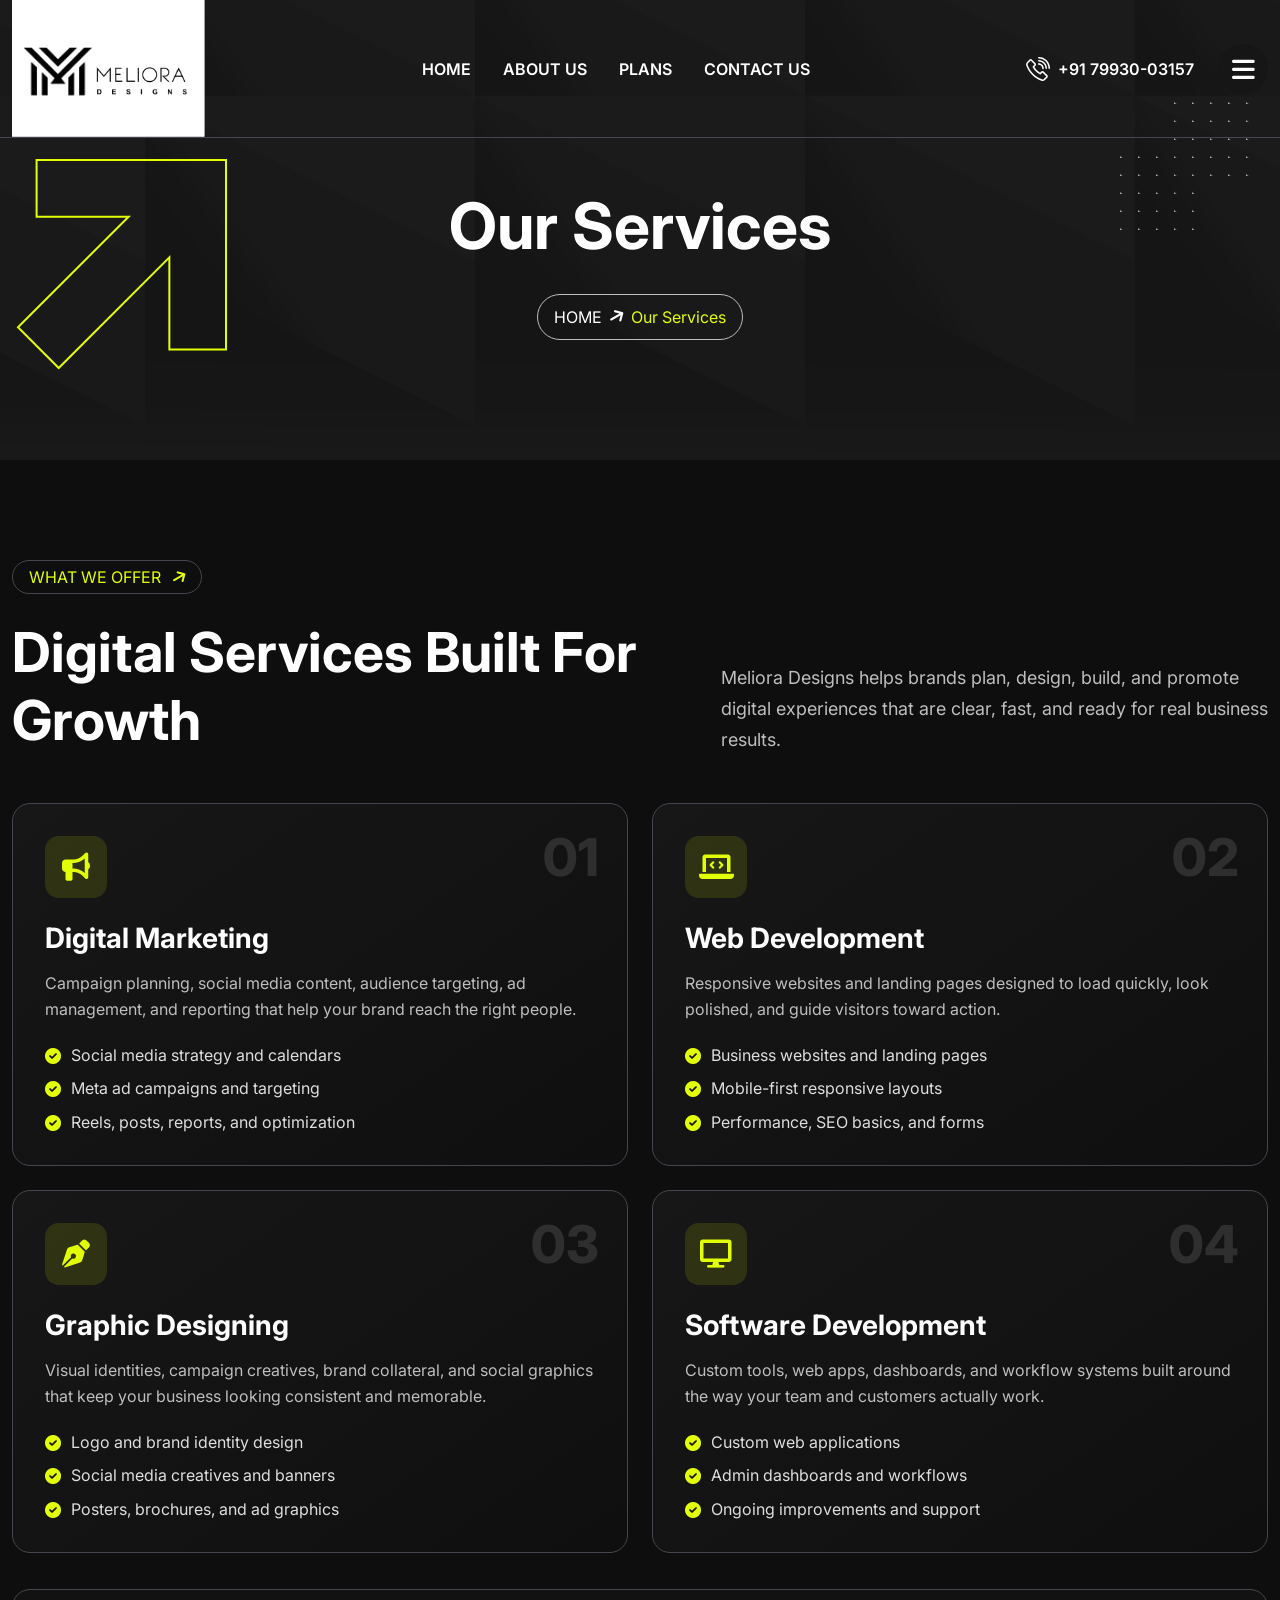
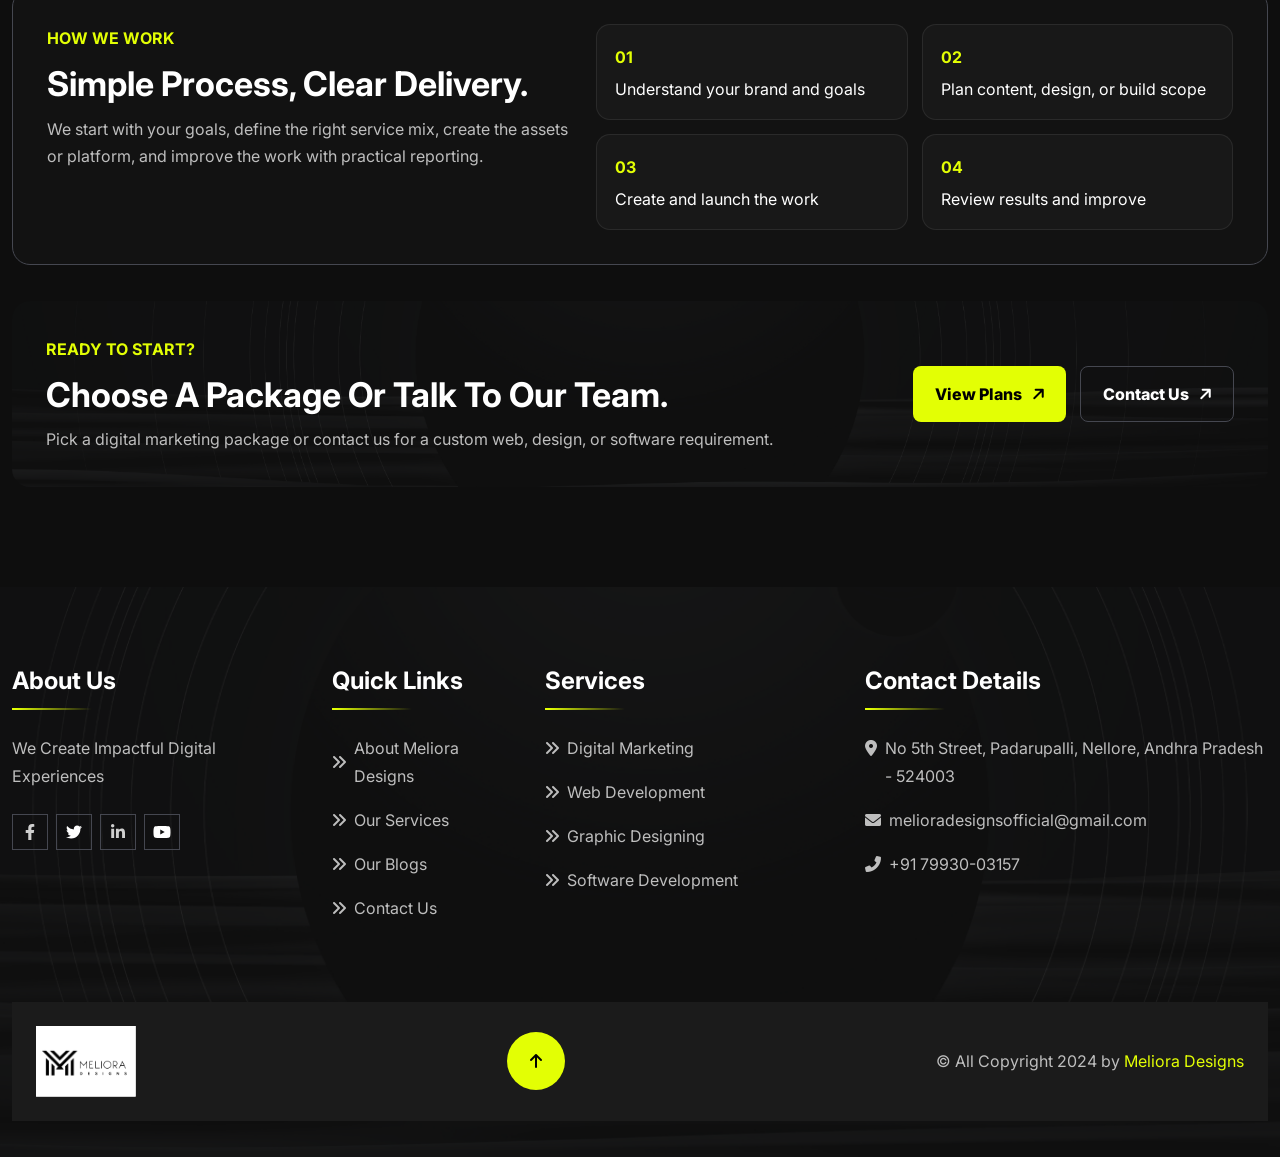
<file: service.html>
<!doctype html>
<html lang="en">

<!--<< Header Area >>-->

<head>

    <!-- == Meta Tags == -->
    <meta charset="UTF-8">
    <meta http-equiv="X-UA-Compatible" content="IE=edge">
    <meta name="viewport" content="width=device-width, initial-scale=1.0">
    <!-- Keywords -->
    <meta name="keywords" content="Meliora Designs services, digital marketing, web development, graphic design, software development">
    <!--  Description -->
    <meta name="description" content="Explore Meliora Designs services for digital marketing, web development, graphic design, and custom software solutions.">
    <!-- == Page title == -->
    <title>Services - Meliora Designs</title>
    <!-- Favicon/x-icon -->
    <link rel="shortcut icon" href="assets/img/logo/favicon.png" type="image/x-icon">
    <!-- Bootstrap Min 5.2.3 Css-->
    <link rel="stylesheet" href="assets/css/bootstrap.min.css">
    <!-- Fontawsome Icons Css-->
    <link rel="stylesheet" href="assets/css/all.min.css">
    <!-- Magnifiq Popup Css -->
    <link rel="stylesheet" href="assets/css/magnific-popup.css">
    <!-- Nice Select Css -->
    <link rel="stylesheet" href="assets/css/nice-select.css">
    <!-- Swiper Slider Css -->
    <link rel="stylesheet" href="assets/css/swiper.min.css">
    <!-- Aos Animation Css -->
    <link rel="stylesheet" href="assets/css/aos.css">
    <!-- Main css -->
    <link rel="stylesheet" href="assets/css/main.css">
</head>

<body class="position-relative bg2-clr service-page">

    <!-- Preloader Start -->
    <div id="preloader" class="preloader">
        <div class="animation-preloader">
            <div class="spinner">
            </div>
            <div class="txt-loading">
                <span data-text-preloader="M" class="letters-loading">
                    M
                </span>
                <span data-text-preloader="E" class="letters-loading">
                    E
                </span>
                <span data-text-preloader="L" class="letters-loading">
                    L
                </span>
                <span data-text-preloader="I" class="letters-loading">
                    I
                </span>
                <span data-text-preloader="O" class="letters-loading">
                    O
                </span>
                <span data-text-preloader="R" class="letters-loading">
                    R
                </span>
                <span data-text-preloader="A" class="letters-loading">
                    A
                </span>
            </div>
            <p class="text-center">Loading</p>
        </div>
        <div class="loader">
            <div class="row">
                <div class="col-3 loader-section section-left">
                    <div class="bg"></div>
                </div>
                <div class="col-3 loader-section section-left">
                    <div class="bg"></div>
                </div>
                <div class="col-3 loader-section section-right">
                    <div class="bg"></div>
                </div>
                <div class="col-3 loader-section section-right">
                    <div class="bg"></div>
                </div>
            </div>
        </div>
    </div>

    <!-- Custom Header Start -->
    <header class="header-section cmn-fixed hb-border py-lg-0 py-6">
        <div class="container">
            <div class="main-navbar">
                <nav class="navbar-custom">
                    <div class="d-lg-flex flex-xl-nowrap flex-wrap align-items-center justify-content-lg-between">
                        <div class="d-flex align-items-center justify-content-between">
                            <a href="index.html" class="brand-logo">
                                <img class="w-100" src="assets/img/logo/main-logo.svg" alt="logo">
                            </a>
                            <button class="navbar-toggle-btn d-block d-lg-none" type="button">
                                <span></span>
                                <span></span>
                                <span></span>
                                <span></span>
                            </button>
                        </div>
                        <div class="navbar-toggle-item">
                            <ul
                                class="custom-nav d-lg-flex d-grid gap-xxl-10 gap-xl-8 gap-lg-5 gap-md-2 gap-2 pt-lg-0 pt-5">
                                <li class="menu-item position-relative">
                                    <a href="index.html" class="fw_500 contact-text">
                                        Home
                                    </a>
                                </li>
                                <li class="menu-item position-relative">
                                    <a href="about.html" class="fw_500">
                                        About Us
                                    </a>
                                </li>
                                <li class="menu-item position-relative">
                                    <a href="pricing.html" class="fw_500 contact-text">
                                        Plans
                                    </a>
                                </li>
                                <li class="menu-item position-relative" hidden="true">
                                    <button class="position-relative  ps-5 fw_500 white-clr cus-z1">
                                        Pages
                                    </button>
                                    <ul class="sub-menu px-lg-4 py-xxl-3 py-2">
                                        <li class="menu-link py-1">
                                            <a href="about.html" class="fw_500 white-clr">About</a>
                                        </li>
                                        <li class="menu-link py-1">
                                            <a href="pricing.html" class="fw_500 white-clr">Pricing Plan</a>
                                        </li>
                                        <li class="menu-link py-1">
                                            <a href="study-grid.html" class="fw_500 white-clr">Case Study</a>
                                        </li>
                                        <li class="menu-link py-1">
                                            <a href="study-details.html" class="fw_500 white-clr">Case Study Details</a>
                                        </li>
                                        <li class="menu-link py-1">
                                            <a href="team.html" class="fw_500 white-clr">Team Grid</a>
                                        </li>
                                        <li class="menu-link py-1">
                                            <a href="team-details.html" class="fw_500 white-clr">Team Details</a>
                                        </li>
                                        <li class="menu-link py-1">
                                            <a href="faq.html" class="fw_500 white-clr">Faqs</a>
                                        </li>
                                        <li class="menu-link py-1">
                                            <a href="contact.html" class="fw_500 white-clr">Contact</a>
                                        </li>
                                        <li class="menu-link py-1">
                                            <a href="oops.html" class="fw_500 white-clr">Oops 404</a>
                                        </li>
                                    </ul>
                                </li>
                                <li class="menu-item position-relative" hidden="true">
                                    <button class="position-relative  ps-5 fw_500 white-clr cus-z1">
                                        Blog
                                    </button>
                                    <ul class="sub-menu px-lg-4 py-xxl-3 py-2">
                                        <li class="menu-link py-1">
                                            <a href="#" class="fw_500 white-clr">Blog Grid</a>
                                        </li>
                                        <li class="menu-link py-1">
                                            <a href="blog-list.html" class="fw_500 white-clr">Blog List</a>
                                        </li>
                                        <li class="menu-link py-1">
                                            <a href="blog-details.html" class="fw_500 white-clr">Blog Details</a>
                                        </li>
                                    </ul>
                                </li>
                                <li class="menu-item position-relative">
                                    <a href="contact.html" class="fw_500">
                                        Contact Us
                                    </a>
                                </li>
                            </ul>
                        </div>
                        <div
                            class="d-lg-flex d-grid justify-content-center ph-clickwrap align-items-center gap-xxl-7 gap-xl-6 gap-lg-5 gap-3">
                            <a href="#" class="d-flex align-items-center header-ph gap-2">
                                <svg width="24" height="24" viewBox="0 0 24 24" fill="none"
                                    xmlns="http://www.w3.org/2000/svg">
                                    <g clip-path="url(#clip0_6577_1298)">
                                        <path
                                            d="M21.2438 18.1073L17.7431 14.6066C17.0144 13.8779 15.8329 13.8771 15.1034 14.6066L14.0839 15.6261C11.7543 14.2035 9.79723 12.2464 8.37459 9.91682L9.49247 8.79899C10.2202 8.07121 10.2202 6.88701 9.49242 6.15923L5.9917 2.65851C5.26504 1.93194 4.08525 1.92519 3.34978 2.66071L1.14994 4.87766C0.0974045 5.76145 -0.272814 7.21251 0.207186 8.58777C2.67028 15.6461 8.35472 21.3305 15.413 23.7936C16.7409 24.2569 18.1046 23.9104 18.9717 23.0171C18.9842 23.006 18.9964 22.9946 19.0084 22.9826L21.2438 20.7471C21.9716 20.0193 21.9716 18.8352 21.2438 18.1073ZM20.1287 19.6319L17.9437 21.8168C17.9171 21.839 17.8919 21.863 17.8681 21.8888C17.4082 22.3887 16.6684 22.5613 15.9327 22.3044C9.32433 19.9984 4.00237 14.6764 1.69631 8.06802C1.43226 7.31141 1.62276 6.52752 2.18165 6.07091C2.20289 6.05357 2.22323 6.0351 2.24255 6.01565L4.46719 3.77366C4.49403 3.74672 4.52593 3.72536 4.56106 3.71081C4.5962 3.69626 4.63386 3.6888 4.67189 3.68887C4.7167 3.68887 4.80281 3.69984 4.87659 3.77366L8.37722 7.27438C8.43142 7.32871 8.46186 7.40231 8.46187 7.47905C8.46188 7.55579 8.43145 7.6294 8.37726 7.68374L6.82837 9.23263C6.70656 9.35442 6.62798 9.51274 6.60464 9.68339C6.58129 9.85405 6.61447 10.0277 6.69909 10.1777C8.37983 13.1574 10.8433 15.6209 13.8231 17.3016C13.9731 17.3862 14.1467 17.4194 14.3173 17.3961C14.488 17.3727 14.6463 17.2942 14.7681 17.1724L16.2187 15.7218C16.273 15.6676 16.3466 15.6371 16.4233 15.6371C16.5001 15.6371 16.5737 15.6676 16.628 15.7218L20.1287 19.2225C20.1829 19.2769 20.2133 19.3505 20.2133 19.4272C20.2133 19.504 20.1829 19.5776 20.1287 19.6319ZM12.6048 6.15604C12.1693 6.15604 11.8162 6.5091 11.8162 6.94462C11.8162 7.38013 12.1692 7.73319 12.6048 7.73319C14.6244 7.73319 16.2675 9.37631 16.2675 11.396C16.2675 11.8315 16.6206 12.1845 17.0561 12.1845C17.4916 12.1845 17.8447 11.8315 17.8447 11.396C17.8447 8.50668 15.4941 6.15604 12.6048 6.15604Z"
                                            fill="white" />
                                        <path
                                            d="M12.7779 3C12.3483 3 12 3.34828 12 3.7779C12 4.20752 12.3482 4.5558 12.7779 4.5558C16.4537 4.5558 19.4442 7.54629 19.4442 11.2221C19.4442 11.6517 19.7925 12 20.2221 12C20.6517 12 21 11.6517 21 11.2221C21 6.68844 17.3116 3 12.7779 3Z"
                                            fill="white" />
                                        <path
                                            d="M20.7128 3.28719C18.593 1.1674 15.7745 0 12.7767 0C12.3477 0 12 0.347735 12 0.776679C12 1.20562 12.3477 1.55336 12.7767 1.55336C18.1087 1.55336 22.4466 5.89127 22.4466 11.2233C22.4466 11.6523 22.7944 12 23.2233 12C23.6523 12 24 11.6523 24 11.2233C24 8.22542 22.8326 5.40702 20.7128 3.28719Z"
                                            fill="white" />
                                    </g>
                                    <defs>
                                        <clipPath id="clip0_6577_1298">
                                            <rect width="24" height="24" fill="white" />
                                        </clipPath>
                                    </defs>
                                </svg>
                                <span class="stext">
                                    +91 79930-03157 
                                </span>
                            </a>
                            <div class="remove-click remove-clickbg-adding d-center m-auto">
                                <i class="fas fa-bars"></i>
                            </div>
                        </div>
                    </div>
                </nav>
            </div>
        </div>
    </header>
    <!-- Custom Header End -->



    <!-- Custom Search Start -->
    <div class="search-wrap">
        <div class="search-inner">
            <i class="fas fa-times search-close" id="search-close"></i>
            <div class="search-cell">
                <form method="get">
                    <div class="search-field-holder">
                        <input type="search" class="main-search-input" placeholder="Search...">
                    </div>
                </form>
            </div>
        </div>
    </div>
    <!-- Custom Search End -->

    <!-- Main start -->
    <main class="main">

        <!-- Breadcrumnd Banner -->
        <section class="breadcrumnd-banner position-relative">
            <div class="container">
                <div class="row g-5 justify-content-center">
                    <div class="col-lg-7">
                        <div class="breadcrumnd-content text-center">
                            <h1 class="white mb-xxl-10 mb-xl-8 mb-6" data-aos="zoom-in-left" data-aos-duration="1800">
                                Our Services
                            </h1>
                            <ul class="breadcrumnd d-inline-flex align-items-center gap-2 pra-border radius100 py-xxl-3 py-2 px-xxl-4 px-4"
                                data-aos="zoom-in-right" data-aos-duration="2000">
                                <li>
                                    <a href="index.html" class="text-uppercase htheme">
                                        Home
                                    </a>
                                </li>
                                <li>
                                    <span class="rot60 d-inline-block">
                                        <i class="fas fa-arrow-up"></i>
                                    </span>
                                </li>
                                <li class="theme-clr">
                                    Our Services
                                </li>
                            </ul>
                        </div>
                    </div>
                </div>
            </div>
            <!--Element-->
            <img src="assets/img/element/cmn-dost.png" alt="img" class="cmn-dots">
            <div class="cmn-svg-shape cmn-svg">
                <svg width="211" height="211" viewBox="0 0 211 211" fill="none" xmlns="http://www.w3.org/2000/svg">
                    <path
                        d="M153.353 98.3617V190.413H210V1H20.5872V57.6468H112.638L2 168.285L42.7149 209L153.353 98.3617Z"
                        stroke="url(#paint0_linear_6584_3026)" stroke-width="2" />
                    <defs>
                        <linearGradient id="paint0_linear_6584_3026" x1="416.867" y1="-216.267" x2="8.49998" y2="192.1"
                            gradientUnits="userSpaceOnUse">
                            <stop offset="2" stop-color="#E3FF04" />
                            <stop offset="1" stop-color="#FF7425" stop-opacity="0" />
                        </linearGradient>
                    </defs>
                </svg>
            </div>
        </section>
        <!-- Breadcrumnd Banner -->

        <!-- Meliora Services Start -->
        <section class="meliora-services-page pt-space pb-space">
            <div class="container">
                <div class="meliora-services-intro">
                    <div class="pricing-title">
                        <div class="radius-btn text-uppercase cmn-border d-inline-flex radius100 py-xxl-3 py-2 px-xxl-5 px-4 theme-clr gap-xxl-4 gap-3 mb-xxl-8 mb-xl-6 mb-5">
                            What We Offer
                            <span class="rot60 d-inline-block">
                                <i class="fas fa-arrow-up theme-clr"></i>
                            </span>
                        </div>
                        <h2 class="stitle">
                            Digital Services Built For Growth
                        </h2>
                    </div>
                    <p>
                        Meliora Designs helps brands plan, design, build, and promote digital experiences that are clear,
                        fast, and ready for real business results.
                    </p>
                </div>

                <div class="meliora-services-grid">
                    <article class="meliora-service-panel">
                        <div class="meliora-service-panel-icon">
                            <i class="fa-solid fa-bullhorn"></i>
                        </div>
                        <span class="service-index">01</span>
                        <h3>Digital Marketing</h3>
                        <p>
                            Campaign planning, social media content, audience targeting, ad management, and reporting that help your brand reach the right people.
                        </p>
                        <ul>
                            <li><i class="fas fa-check-circle"></i> Social media strategy and calendars</li>
                            <li><i class="fas fa-check-circle"></i> Meta ad campaigns and targeting</li>
                            <li><i class="fas fa-check-circle"></i> Reels, posts, reports, and optimization</li>
                        </ul>
                    </article>

                    <article class="meliora-service-panel">
                        <div class="meliora-service-panel-icon">
                            <i class="fa-solid fa-laptop-code"></i>
                        </div>
                        <span class="service-index">02</span>
                        <h3>Web Development</h3>
                        <p>
                            Responsive websites and landing pages designed to load quickly, look polished, and guide visitors toward action.
                        </p>
                        <ul>
                            <li><i class="fas fa-check-circle"></i> Business websites and landing pages</li>
                            <li><i class="fas fa-check-circle"></i> Mobile-first responsive layouts</li>
                            <li><i class="fas fa-check-circle"></i> Performance, SEO basics, and forms</li>
                        </ul>
                    </article>

                    <article class="meliora-service-panel">
                        <div class="meliora-service-panel-icon">
                            <i class="fa-solid fa-pen-nib"></i>
                        </div>
                        <span class="service-index">03</span>
                        <h3>Graphic Designing</h3>
                        <p>
                            Visual identities, campaign creatives, brand collateral, and social graphics that keep your business looking consistent and memorable.
                        </p>
                        <ul>
                            <li><i class="fas fa-check-circle"></i> Logo and brand identity design</li>
                            <li><i class="fas fa-check-circle"></i> Social media creatives and banners</li>
                            <li><i class="fas fa-check-circle"></i> Posters, brochures, and ad graphics</li>
                        </ul>
                    </article>

                    <article class="meliora-service-panel">
                        <div class="meliora-service-panel-icon">
                            <i class="fa-solid fa-display"></i>
                        </div>
                        <span class="service-index">04</span>
                        <h3>Software Development</h3>
                        <p>
                            Custom tools, web apps, dashboards, and workflow systems built around the way your team and customers actually work.
                        </p>
                        <ul>
                            <li><i class="fas fa-check-circle"></i> Custom web applications</li>
                            <li><i class="fas fa-check-circle"></i> Admin dashboards and workflows</li>
                            <li><i class="fas fa-check-circle"></i> Ongoing improvements and support</li>
                        </ul>
                    </article>
                </div>

                <div class="meliora-services-workflow">
                    <div class="meliora-workflow-copy">
                        <span class="theme-clr fw-bold text-uppercase">How We Work</span>
                        <h3>Simple process, clear delivery.</h3>
                        <p>
                            We start with your goals, define the right service mix, create the assets or platform, and improve the work with practical reporting.
                        </p>
                    </div>
                    <div class="meliora-workflow-steps">
                        <div><strong>01</strong><span>Understand your brand and goals</span></div>
                        <div><strong>02</strong><span>Plan content, design, or build scope</span></div>
                        <div><strong>03</strong><span>Create and launch the work</span></div>
                        <div><strong>04</strong><span>Review results and improve</span></div>
                    </div>
                </div>

                <div class="meliora-services-cta">
                    <div>
                        <span class="theme-clr fw-bold text-uppercase">Ready To Start?</span>
                        <h3>Choose a package or talk to our team.</h3>
                        <p>
                            Pick a digital marketing package or contact us for a custom web, design, or software requirement.
                        </p>
                    </div>
                    <div class="meliora-services-actions">
                        <a href="pricing.html" class="themebg">
                            View Plans
                            <i class="fas fa-arrow-up"></i>
                        </a>
                        <a href="contact.html" class="cmn-border">
                            Contact Us
                            <i class="fas fa-arrow-up"></i>
                        </a>
                    </div>
                </div>
            </div>
        </section>
        <!-- Meliora Services End -->
    </main>
    <!-- Main End -->

    <!-- Footer Version-1 Start -->
    <footer class="footer-version-one zindex1 position-relative">
        <div class="container">
            <div class="footer-topversion-one pt-20 pb-20">
                <div class="row gy-lg-0 gy-10 mt-xxl-5 mb-xxl-5 justify-content-sm-between justify-content-center">
                    <div class="col-xxl-3 col-xl-3 col-lg-3 col-md-6 col-sm-6">
                        <div class="footer-widget">
                            <h5 class="footer-title mb-xxl-7 mb-xl-6 mb-5" data-aos="zoom-in-down"
                                data-aos-duration="1900">
                                About Us
                                <svg class="d-block mt-xxl-4 mt-3" width="83" height="2" viewBox="0 0 83 2" fill="none"
                                    xmlns="http://www.w3.org/2000/svg">
                                    <line y1="-1" x2="83" y2="-1" transform="matrix(1 0 0 -1 0 0)"
                                        stroke="url(#paint0_linear_6308_4304)" stroke-width="2" />
                                    <defs>
                                        <linearGradient id="paint0_linear_6308_4304" x1="4.02912" y1="0.000277584"
                                            x2="80" y2="0.000110496" gradientUnits="userSpaceOnUse">
                                            <stop offset="0" stop-color="#E3FF04" />
                                            <stop offset="1" stop-color="#E3FF04" stop-opacity="0" />
                                        </linearGradient>
                                    </defs>
                                </svg>
                            </h5>
                            <p class="pra-clr mb-xxl-7 mb-6" data-aos="zoom-in" data-aos-duration="1600">
                                We Create Impactful Digital Experiences
                            </p>
                            <ul class="common-social d-flex align-items-center gap-2">
                                <li data-aos="zoom-in-right" data-aos-duration="1400">
                                    <a href="https://www.facebook.com/Meliora-designs-109131785418170/" class="d-center">
                                        <svg width="10" height="16" viewBox="0 0 10 16" fill="none"
                                            xmlns="http://www.w3.org/2000/svg">
                                            <g opacity="0.8" clip-path="url(#clip0_6308_28)">
                                                <path
                                                    d="M8.72266 9L9.16703 6.10437H6.38859V4.22531C6.38859 3.43313 6.77672 2.66094 8.02109 2.66094H9.28422V0.195625C9.28422 0.195625 8.13797 0 7.04203 0C4.75391 0 3.25828 1.38688 3.25828 3.8975V6.10437H0.714844V9H3.25828V16H6.38859V9H8.72266Z"
                                                    fill="white" />
                                            </g>
                                            <defs>
                                                <clipPath id="clip0_6308_28">
                                                    <rect width="10" height="16" fill="white" />
                                                </clipPath>
                                            </defs>
                                        </svg>
                                    </a>
                                </li>
                                <li data-aos="zoom-in-right" data-aos-duration="1600">
                                    <a href="https://twitter.com/Melioradesigns" class="d-center">
                                        <svg width="16" height="16" viewBox="0 0 16 16" fill="none"
                                            xmlns="http://www.w3.org/2000/svg">
                                            <path
                                                d="M14.3553 4.74149C14.3655 4.88362 14.3655 5.02577 14.3655 5.1679C14.3655 9.5029 11.066 14.4978 5.03553 14.4978C3.17766 14.4978 1.45178 13.9597 0 13.0258C0.263969 13.0562 0.51775 13.0664 0.791875 13.0664C2.32484 13.0664 3.73603 12.5486 4.86294 11.6654C3.42131 11.6349 2.21319 10.6907 1.79694 9.39124C2 9.42168 2.20303 9.44199 2.41625 9.44199C2.71066 9.44199 3.00509 9.40137 3.27919 9.33034C1.77666 9.02574 0.649719 7.70596 0.649719 6.11205V6.07146C1.08625 6.31512 1.59391 6.4674 2.13194 6.48768C1.24869 5.89884 0.670031 4.89377 0.670031 3.75671C0.670031 3.14759 0.832437 2.58921 1.11672 2.1019C2.73094 4.09174 5.15734 5.39121 7.87812 5.53337C7.82737 5.28971 7.79691 5.03593 7.79691 4.78212C7.79691 2.97499 9.25884 1.50293 11.0761 1.50293C12.0202 1.50293 12.873 1.89887 13.472 2.53846C14.2131 2.39634 14.9238 2.12221 15.5532 1.74659C15.3096 2.50802 14.7918 3.14762 14.1116 3.55368C14.7715 3.48265 15.4111 3.29987 15.9999 3.04609C15.5533 3.6958 14.9949 4.27446 14.3553 4.74149V4.74149Z"
                                                fill="white" />
                                        </svg>
                                    </a>
                                </li>
                                <li data-aos="zoom-in-right" data-aos-duration="1800">
                                    <a href="https://www.linkedin.com/in/pavan-kalyan-49283b263/" class="d-center">
                                        <svg width="14" height="16" viewBox="0 0 14 16" fill="none"
                                            xmlns="http://www.w3.org/2000/svg">
                                            <g opacity="0.8">
                                                <path
                                                    d="M3.13375 13.9997H0.23125V4.65281H3.13375V13.9997ZM1.68094 3.37781C0.752813 3.37781 0 2.60906 0 1.68094C6.64312e-09 1.23513 0.177098 0.807572 0.492335 0.492335C0.807572 0.177098 1.23513 0 1.68094 0C2.12675 0 2.5543 0.177098 2.86954 0.492335C3.18478 0.807572 3.36188 1.23513 3.36188 1.68094C3.36188 2.60906 2.60875 3.37781 1.68094 3.37781ZM13.9969 13.9997H11.1006V9.44969C11.1006 8.36531 11.0787 6.97469 9.59156 6.97469C8.0825 6.97469 7.85125 8.15281 7.85125 9.37156V13.9997H4.95188V4.65281H7.73562V5.92781H7.77625C8.16375 5.19344 9.11031 4.41844 10.5225 4.41844C13.46 4.41844 14 6.35281 14 8.86531V13.9997H13.9969Z"
                                                    fill="white" />
                                            </g>
                                        </svg>
                                    </a>
                                </li>
                                <li data-aos="zoom-in-right" data-aos-duration="1900">
                                    <a href="https://www.youtube.com/@melioradesigns" class="d-center">
                                        <svg width="18" height="12" viewBox="0 0 18 12" fill="none"
                                            xmlns="http://www.w3.org/2000/svg">
                                            <path
                                                d="M17.1769 1.87759C16.9806 1.13853 16.4023 0.556469 15.668 0.358938C14.337 0 9.00014 0 9.00014 0C9.00014 0 3.66327 0 2.3323 0.358938C1.59802 0.5565 1.0197 1.13853 0.823422 1.87759C0.466797 3.21719 0.466797 6.01213 0.466797 6.01213C0.466797 6.01213 0.466797 8.80706 0.823422 10.1467C1.0197 10.8857 1.59802 11.4435 2.3323 11.6411C3.66327 12 9.00014 12 9.00014 12C9.00014 12 14.337 12 15.668 11.6411C16.4023 11.4435 16.9806 10.8857 17.1769 10.1467C17.5335 8.80706 17.5335 6.01213 17.5335 6.01213C17.5335 6.01213 17.5335 3.21719 17.1769 1.87759V1.87759ZM7.25467 8.54972V3.47453L11.7153 6.01219L7.25467 8.54972V8.54972Z"
                                                fill="white" />
                                        </svg>
                                    </a>
                                </li>
                            </ul>
                        </div>
                    </div>
                    <div class="col-xxl-2 col-xl-2 col-lg-2 col-md-6 col-sm-6">
                        <div class="footer-widget">
                            <h5 class="footer-title mb-xxl-7 mb-xl-6 mb-5" data-aos="zoom-in-down"
                                data-aos-duration="1900">
                                Quick Links
                                <svg class="d-block mt-xxl-4 mt-3" width="83" height="2" viewBox="0 0 83 2" fill="none"
                                    xmlns="http://www.w3.org/2000/svg">
                                    <line y1="-1" x2="83" y2="-1" transform="matrix(1 0 0 -1 0 0)"
                                        stroke="url(#paint0_linear_6308_4304)" stroke-width="2" />
                                    <defs>
                                        <linearGradient id="paint0_linear_6308_43041" x1="4.02912" y1="0.000277584"
                                            x2="80" y2="0.000110496" gradientUnits="userSpaceOnUse">
                                            <stop offset="0" stop-color="#E3FF04" />
                                            <stop offset="1" stop-color="#E3FF04" stop-opacity="0" />
                                        </linearGradient>
                                    </defs>
                                </svg>
                            </h5>
                            <ul class="link-footer d-grid gap-xxl-5 gap-4" data-aos="zoom-in" data-aos-duration="1400">
                                <li>
                                    <a href="about.html" class="d-flex align-items-center gap-2 flink-items pra-clr">
                                        <span class="ani-icons">
                                            <i class="fas fa-angle-double-right pra-clr"></i>
                                        </span>
                                        About Meliora Designs
                                    </a>
                                </li>
                                <li>
                                    <a href="service.html" class="d-flex align-items-center gap-2 flink-items pra-clr">
                                        <span class="ani-icons">
                                            <i class="fas fa-angle-double-right pra-clr"></i>
                                        </span>
                                        Our Services
                                    </a>
                                </li>
                                <li>
                                    <a href="#"
                                        class="d-flex align-items-center gap-2 flink-items pra-clr">
                                        <span class="ani-icons">
                                            <i class="fas fa-angle-double-right pra-clr"></i>
                                        </span>
                                        Our Blogs
                                    </a>
                                </li>
                                <li>
                                    <a href="contact.html" class="d-flex align-items-center gap-2 flink-items pra-clr">
                                        <span class="ani-icons">
                                            <i class="fas fa-angle-double-right pra-clr"></i>
                                        </span>
                                        Contact Us
                                    </a>
                                </li>
                            </ul>
                        </div>
                    </div>
                    <div class="col-xxl-2 col-xl-3 col-lg-3 col-md-6 col-sm-6">
                        <div class="footer-widget">
                            <h5 class="footer-title mb-xxl-7 mb-xl-6 mb-5" data-aos="zoom-in-down"
                                data-aos-duration="1900">
                                Services
                                <svg class="d-block mt-xxl-4 mt-3" width="83" height="2" viewBox="0 0 83 2" fill="none"
                                    xmlns="http://www.w3.org/2000/svg">
                                    <line y1="-1" x2="83" y2="-1" transform="matrix(1 0 0 -1 0 0)"
                                        stroke="url(#paint0_linear_6308_4305)" stroke-width="2" />
                                    <defs>
                                        <linearGradient id="paint0_linear_6308_4305" x1="4.02912" y1="0.000277584"
                                            x2="80" y2="0.000110496" gradientUnits="userSpaceOnUse">
                                            <stop offset="0" stop-color="#E3FF04" />
                                            <stop offset="1" stop-color="#E3FF04" stop-opacity="0" />
                                        </linearGradient>
                                    </defs>
                                </svg>
                            </h5>
                            <ul class="link-footer d-grid gap-xxl-5 gap-4" data-aos="zoom-in" data-aos-duration="1400">
                                <li>
                                    <a href="service.html" class="d-flex align-items-center gap-2 flink-items pra-clr">
                                        <span class="ani-icons">
                                            <i class="fas fa-angle-double-right pra-clr"></i>
                                        </span>
                                        Digital Marketing
                                    </a>
                                </li>
                                <li>
                                    <a href="service.html"
                                        class="d-flex align-items-center gap-2 flink-items pra-clr">
                                        <span class="ani-icons">
                                            <i class="fas fa-angle-double-right pra-clr"></i>
                                        </span>
                                        Web Development
                                    </a>
                                </li>
                                <li>
                                    <a href="service.html"
                                        class="d-flex align-items-center gap-2 flink-items pra-clr">
                                        <span class="ani-icons">
                                            <i class="fas fa-angle-double-right pra-clr"></i>
                                        </span>
                                        Graphic Designing
                                    </a>
                                </li>
                                <li>
                                    <a href="service.html" class="d-flex align-items-center gap-2 flink-items pra-clr">
                                        <span class="ani-icons">
                                            <i class="fas fa-angle-double-right pra-clr"></i>
                                        </span>
                                        Software Development
                                    </a>
                                </li>
                            </ul>
                        </div>
                    </div>
                    <div class="col-xxl-3 col-xl-4 col-lg-4 col-md-6 col-sm-6">
                        <div class="footer-widget">
                            <h5 class="footer-title mb-xxl-7 mb-xl-6 mb-5" data-aos="zoom-in-down"
                                data-aos-duration="1900">
                                Contact Details
                                <svg class="d-block mt-xxl-4 mt-3" width="83" height="2" viewBox="0 0 83 2" fill="none"
                                    xmlns="http://www.w3.org/2000/svg">
                                    <line y1="-1" x2="83" y2="-1" transform="matrix(1 0 0 -1 0 0)"
                                        stroke="url(#paint0_linear_6308_4306)" stroke-width="2" />
                                    <defs>
                                        <linearGradient id="paint0_linear_6308_4306" x1="4.02912" y1="0.000277584"
                                            x2="80" y2="0.000110496" gradientUnits="userSpaceOnUse">
                                            <stop offset="0" stop-color="#E3FF04" />
                                            <stop offset="1" stop-color="#E3FF04" stop-opacity="0" />
                                        </linearGradient>
                                    </defs>
                                </svg>
                            </h5>
                            <ul class="link-footer d-grid gap-xxl-5 gap-4" data-aos="zoom-in" data-aos-duration="1400">
                                <li>
                                    <span class="d-flex align-items-start gap-2 flink-items pra-clr">
                                        <span class="ani-icons">
                                            <i class="fas fa-map-marker-alt pra-clr"></i>
                                        </span>
                                        No 5th Street, Padarupalli, Nellore, Andhra Pradesh - 524003
                                    </span>
                                </li>
                                <li>
                                    <a href="mailto:melioradesignsofficial@gmail.com" class="d-flex align-items-center gap-2 flink-items pra-clr">
                                        <span class="ani-icons">
                                            <i class="fas fa-envelope pra-clr"></i>
                                        </span>
                                        melioradesignsofficial@gmail.com
                                    </a>
                                </li>
                                <li>
                                    <a href="tel:+917993003157" class="d-flex align-items-center gap-2 flink-items pra-clr">
                                        <span class="ani-icons">
                                            <i class="fas fa-phone-alt pra-clr"></i>
                                        </span>
                                        +91 79930-03157
                                    </a>
                                </li>
                            </ul>
                        </div>
                    </div>
                </div>
            </div>
            <div class="footer-bottom-version-one d-sm-flex gap-sm-0 gap-4 d-grid align-items-center justify-content-sm-between justify-content-center bg2-clr px-xxl-7 px-6 py-xxl-6 py-xl-6 py-7 mb-xxl-10 mb-lg-9 mb-sm-8 mb-5"
                data-aos="zoom-in-up" data-aos-duration="1600">
                <a href="index.html" class="footer-logov1 m-sm-0 m-auto">
                    <img src="assets/img/logo/main-logo.svg" alt="img">
                </a>
                <a href="#mains" class="footer-topscroll d-center themebg">
                    <i class="fas fa-arrow-up"></i>
                </a>
                <p class="pra-clr">
                    &copy; All Copyright 2024 by <a href="index.html" class="theme-clr">Meliora Designs</a>
                </p>
            </div>
        </div>
    </footer>
    <!-- Footer Version-1 End -->

    <!-- Sub Sidebar Custom End -->
    <div class="subside-barmenu">
        <div class="remove-click d-flex justify-content-center align-items-center">
            <i class="fas fa-times"></i>
        </div>
        <div class="sub-contact-wrapper d-grid">
            <a href="index.html" class="side-logo">
                <img src="assets/img/logo/main-logo.svg" alt="img">
            </a>
            <p>
                Empower your brand with innovative digital strategies for unparalleled growth and success.
            </p>
            <div class="sub-contact-left d-grid">
                <div class="sub__contac-item">
                    <div class="content">
                        <span class="address d-block">
                            Address
                        </span>
                        <span class="textp">
                            No 5th Street, Padarupalli, Nellore,
                            Andhra Pradesh - 524003.
                        </span>
                    </div>
                </div>
                <div class="sub__contac-item">
                    <div class="content">
                        <span class="address d-block">
                            Email
                        </span>
                        <a href="javascript:void(0)" class="textp">
                            melioradesignsofficial@gmail.com
                        </a>
                    </div>
                </div>
                <div class="sub__contac-item">
                    <div class="content">
                        <span class="address d-block">
                            Call now
                        </span>
                        <a href="tel:+917993003157" class="textp">
                            +91 79930-03157 
                        </a>
                    </div>
                </div>
            </div>
            <ul class="common-social d-flex align-items-center gap-2 mb-xxl-10 mb-xl-9 mb-8">
                <li data-aos="zoom-in-right" data-aos-duration="1400">
                    <a href="https://www.facebook.com/Meliora-designs-109131785418170/" class="d-center">
                        <svg width="10" height="16" viewBox="0 0 10 16" fill="none" xmlns="http://www.w3.org/2000/svg">
                            <g opacity="0.8" clip-path="url(#clip0_6308_28)">
                                <path
                                    d="M8.72266 9L9.16703 6.10437H6.38859V4.22531C6.38859 3.43313 6.77672 2.66094 8.02109 2.66094H9.28422V0.195625C9.28422 0.195625 8.13797 0 7.04203 0C4.75391 0 3.25828 1.38688 3.25828 3.8975V6.10437H0.714844V9H3.25828V16H6.38859V9H8.72266Z"
                                    fill="white" />
                            </g>
                            <defs>
                                <clipPath id="clip0_6308_2801">
                                    <rect width="10" height="16" fill="white" />
                                </clipPath>
                            </defs>
                        </svg>
                    </a>
                </li>
                <li data-aos="zoom-in-right" data-aos-duration="1600">
                    <a href="https://twitter.com/Melioradesigns" class="d-center">
                        <svg width="16" height="16" viewBox="0 0 16 16" fill="none" xmlns="http://www.w3.org/2000/svg">
                            <path
                                d="M14.3553 4.74149C14.3655 4.88362 14.3655 5.02577 14.3655 5.1679C14.3655 9.5029 11.066 14.4978 5.03553 14.4978C3.17766 14.4978 1.45178 13.9597 0 13.0258C0.263969 13.0562 0.51775 13.0664 0.791875 13.0664C2.32484 13.0664 3.73603 12.5486 4.86294 11.6654C3.42131 11.6349 2.21319 10.6907 1.79694 9.39124C2 9.42168 2.20303 9.44199 2.41625 9.44199C2.71066 9.44199 3.00509 9.40137 3.27919 9.33034C1.77666 9.02574 0.649719 7.70596 0.649719 6.11205V6.07146C1.08625 6.31512 1.59391 6.4674 2.13194 6.48768C1.24869 5.89884 0.670031 4.89377 0.670031 3.75671C0.670031 3.14759 0.832437 2.58921 1.11672 2.1019C2.73094 4.09174 5.15734 5.39121 7.87812 5.53337C7.82737 5.28971 7.79691 5.03593 7.79691 4.78212C7.79691 2.97499 9.25884 1.50293 11.0761 1.50293C12.0202 1.50293 12.873 1.89887 13.472 2.53846C14.2131 2.39634 14.9238 2.12221 15.5532 1.74659C15.3096 2.50802 14.7918 3.14762 14.1116 3.55368C14.7715 3.48265 15.4111 3.29987 15.9999 3.04609C15.5533 3.6958 14.9949 4.27446 14.3553 4.74149V4.74149Z"
                                fill="white" />
                        </svg>
                    </a>
                </li>
                <li data-aos="zoom-in-right" data-aos-duration="1800">
                    <a href="https://www.linkedin.com/in/pavan-kalyan-49283b263/" class="d-center">
                        <svg width="14" height="16" viewBox="0 0 14 16" fill="none" xmlns="http://www.w3.org/2000/svg">
                            <g opacity="0.8">
                                <path
                                    d="M3.13375 13.9997H0.23125V4.65281H3.13375V13.9997ZM1.68094 3.37781C0.752813 3.37781 0 2.60906 0 1.68094C6.64312e-09 1.23513 0.177098 0.807572 0.492335 0.492335C0.807572 0.177098 1.23513 0 1.68094 0C2.12675 0 2.5543 0.177098 2.86954 0.492335C3.18478 0.807572 3.36188 1.23513 3.36188 1.68094C3.36188 2.60906 2.60875 3.37781 1.68094 3.37781ZM13.9969 13.9997H11.1006V9.44969C11.1006 8.36531 11.0787 6.97469 9.59156 6.97469C8.0825 6.97469 7.85125 8.15281 7.85125 9.37156V13.9997H4.95188V4.65281H7.73562V5.92781H7.77625C8.16375 5.19344 9.11031 4.41844 10.5225 4.41844C13.46 4.41844 14 6.35281 14 8.86531V13.9997H13.9969Z"
                                    fill="white" />
                            </g>
                        </svg>
                    </a>
                </li>
                <li data-aos="zoom-in-right" data-aos-duration="1900">
                    <a href="https://www.youtube.com/@melioradesigns" class="d-center">
                        <svg width="18" height="12" viewBox="0 0 18 12" fill="none" xmlns="http://www.w3.org/2000/svg">
                            <path
                                d="M17.1769 1.87759C16.9806 1.13853 16.4023 0.556469 15.668 0.358938C14.337 0 9.00014 0 9.00014 0C9.00014 0 3.66327 0 2.3323 0.358938C1.59802 0.5565 1.0197 1.13853 0.823422 1.87759C0.466797 3.21719 0.466797 6.01213 0.466797 6.01213C0.466797 6.01213 0.466797 8.80706 0.823422 10.1467C1.0197 10.8857 1.59802 11.4435 2.3323 11.6411C3.66327 12 9.00014 12 9.00014 12C9.00014 12 14.337 12 15.668 11.6411C16.4023 11.4435 16.9806 10.8857 17.1769 10.1467C17.5335 8.80706 17.5335 6.01213 17.5335 6.01213C17.5335 6.01213 17.5335 3.21719 17.1769 1.87759V1.87759ZM7.25467 8.54972V3.47453L11.7153 6.01219L7.25467 8.54972V8.54972Z"
                                fill="white" />
                        </svg>
                    </a>
                </li>
                 <li data-aos="zoom-in-right" data-aos-duration="1900">
                    <a href="https://www.youtube.com/@melioradesigns" class="d-center">
                        <svg width="18" height="12" viewBox="0 0 18 12" fill="none" xmlns="http://www.w3.org/2000/svg">
                            <path
                                d="M17.1769 1.87759C16.9806 1.13853 16.4023 0.556469 15.668 0.358938C14.337 0 9.00014 0 9.00014 0C9.00014 0 3.66327 0 2.3323 0.358938C1.59802 0.5565 1.0197 1.13853 0.823422 1.87759C0.466797 3.21719 0.466797 6.01213 0.466797 6.01213C0.466797 6.01213 0.466797 8.80706 0.823422 10.1467C1.0197 10.8857 1.59802 11.4435 2.3323 11.6411C3.66327 12 9.00014 12 9.00014 12C9.00014 12 14.337 12 15.668 11.6411C16.4023 11.4435 16.9806 10.8857 17.1769 10.1467C17.5335 8.80706 17.5335 6.01213 17.5335 6.01213C17.5335 6.01213 17.5335 3.21719 17.1769 1.87759V1.87759ZM7.25467 8.54972V3.47453L11.7153 6.01219L7.25467 8.54972V8.54972Z"
                                fill="white" />
                        </svg>
                        
                    </a>
                </li>
            </ul>
            <a href="contact.html"
                class="d-flex cmn-btn cmn-border justify-content-center fw-500 align-items-center gap-2 py-xl-3 py-2 px-2 rounded">
                <span class="icons">
                    <i class="fas fa-arrow-up white"></i>
                </span>
                <span class="get-text">
                    Let's Talk
                </span>
            </a>
        </div>
    </div>
    <!-- Sub Sidebar Custom End -->

    <!-- Scroll Top Start -->
    <div id="progress">
        <span id="valiu"><i class="fas fa-arrow-up"></i></span>
    </div>
    <!-- Scroll Top End -->


    <!-- js Jquery start -->
    <script src="assets/js/jquery.js"></script>
    <!-- js Bootstrap start -->
    <script src="assets/js/bootstrap.bundle.min.js"></script>
    <!-- js Waypoints start -->
    <script src="assets/js/jquery.waypoints.js"></script>
    <!-- js Magnific popup start -->
    <script src="assets/js/magnific-popup.js"></script>
    <!-- js Nice Select start -->
    <script src="assets/js/jquery.nice-select.min.js"></script>
    <!-- js Swiper start -->
    <script src="assets/js/swiper.js"></script>
    <!-- js Aos Counterup start -->
    <script src="assets/js/jquery.counterup.min.js"></script>
    <!-- js Aos Animation start -->
    <script src="assets/js/aos.js"></script>
    <!-- js Aos Tilt start -->
    <script src="assets/js/vanilla-tilt.min.js"></script>
    <!-- js Mian start -->
    <script src="assets/js/main.js"></script>

</body>

</html>
</file>
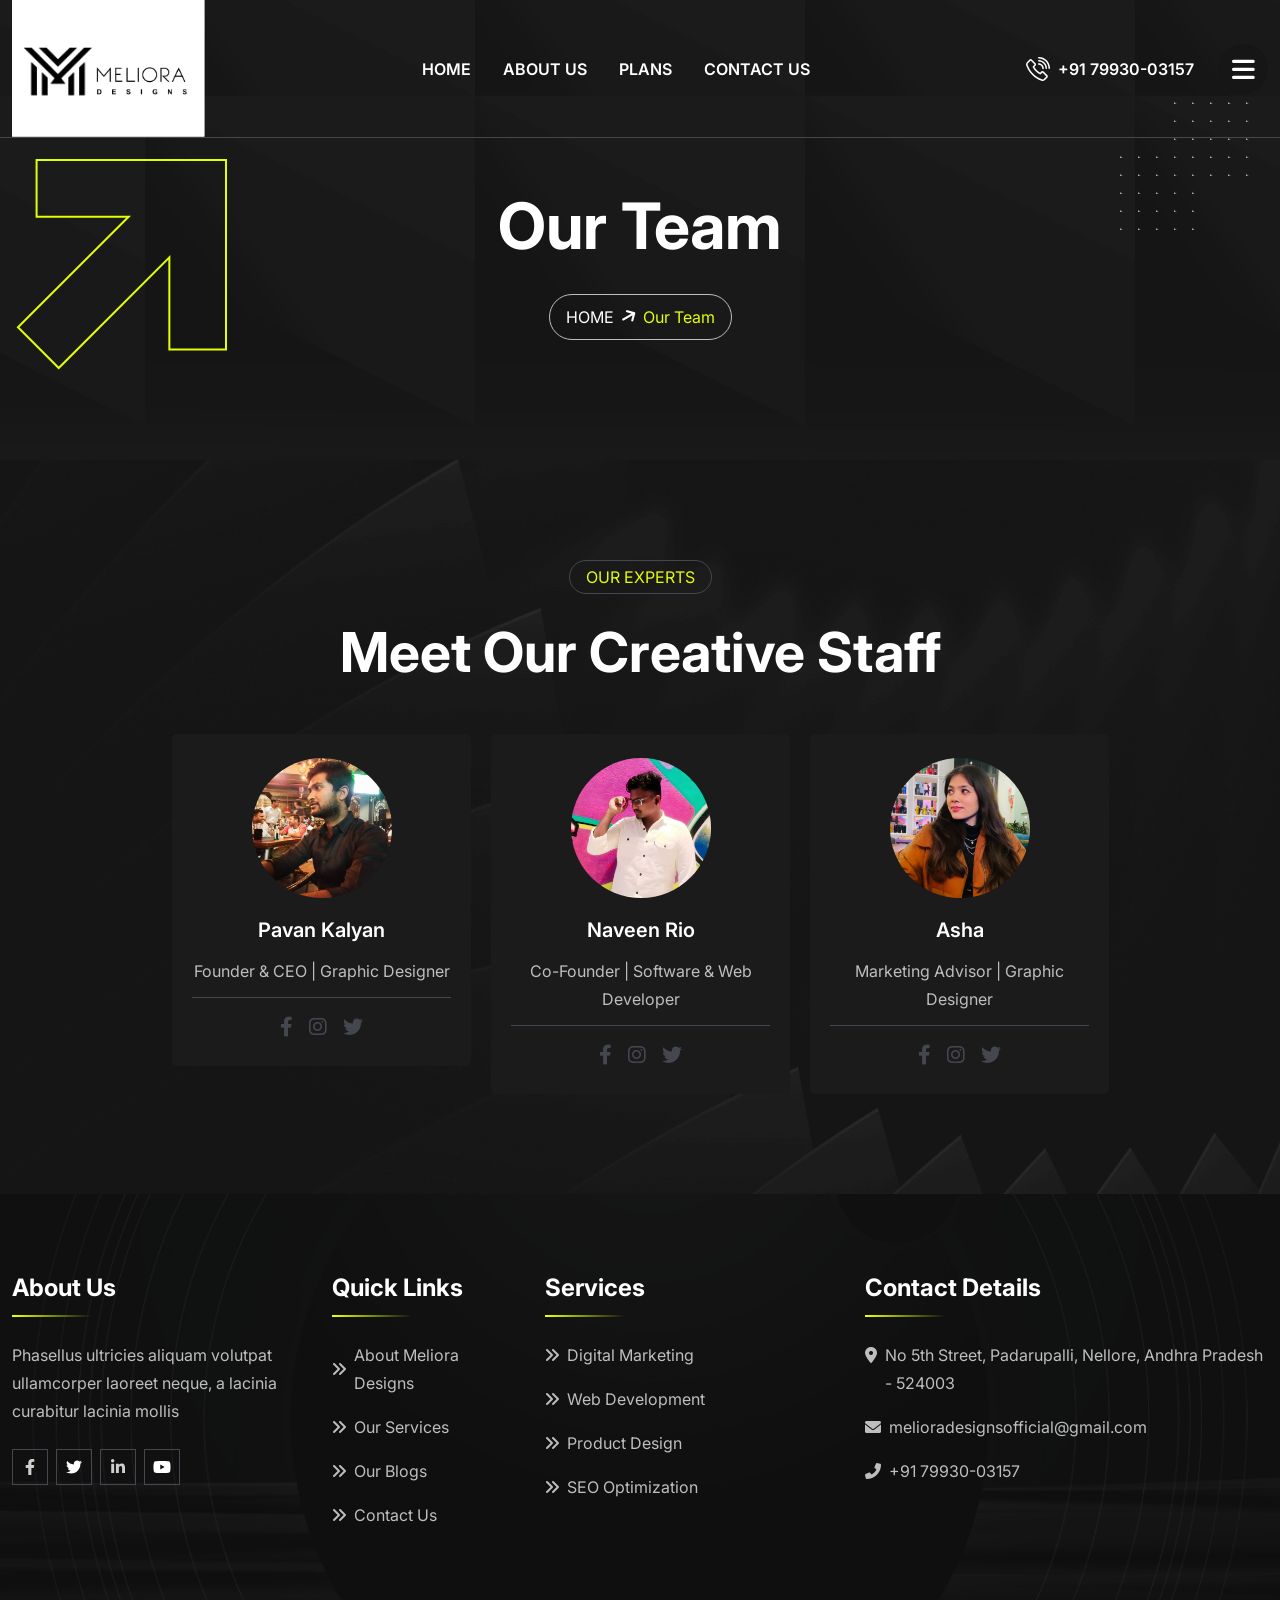
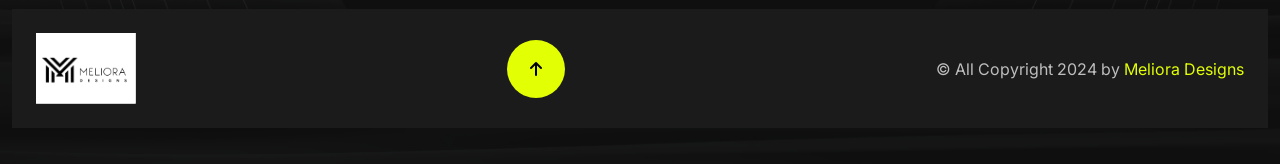
<file: team.html>
<!doctype html>
<html lang="en">

<!--<< Header Area >>-->

<head>

    <!-- == Meta Tags == -->
    <meta charset="UTF-8">
    <meta http-equiv="X-UA-Compatible" content="IE=edge">
    <meta name="viewport" content="width=device-width, initial-scale=1.0">
    <!-- Keywords -->
    <meta name="keywords" content="boot, Bootstrap, Meliora Designs - HTML Template">
    <!--  Description -->
    <meta name="description" content="Meliora Designs - Landing HTML Template">
    <!-- == Page title == -->
    <title>Meliora Designs - Digital Agency HTML Template</title>
    <!-- Favicon/x-icon -->
    <link rel="shortcut icon" href="assets/img/logo/favicon.png" type="image/x-icon">
    <!-- Bootstrap Min 5.2.3 Css-->
    <link rel="stylesheet" href="assets/css/bootstrap.min.css">
    <!-- Fontawsome Icons Css-->
    <link rel="stylesheet" href="assets/css/all.min.css">
    <!-- Magnifiq Popup Css -->
    <link rel="stylesheet" href="assets/css/magnific-popup.css">
    <!-- Nice Select Css -->
    <link rel="stylesheet" href="assets/css/nice-select.css">
    <!-- Swiper Slider Css -->
    <link rel="stylesheet" href="assets/css/swiper.min.css">
    <!-- Aos Animation Css -->
    <link rel="stylesheet" href="assets/css/aos.css">
    <!-- Main css -->
    <link rel="stylesheet" href="assets/css/main.css">
</head>

<body class="position-relative bg2-clr">

    <!-- Preloader Start -->
    <div id="preloader" class="preloader">
        <div class="animation-preloader">
            <div class="spinner">
            </div>
            <div class="txt-loading">
                <span data-text-preloader="M" class="letters-loading">
                    M
                </span>
                <span data-text-preloader="E" class="letters-loading">
                    E
                </span>
                <span data-text-preloader="L" class="letters-loading">
                    L
                </span>
                <span data-text-preloader="I" class="letters-loading">
                    I
                </span>
                <span data-text-preloader="O" class="letters-loading">
                    O
                </span>
                <span data-text-preloader="R" class="letters-loading">
                    R
                </span>
                <span data-text-preloader="A" class="letters-loading">
                    A
                </span>
            </div>
            <p class="text-center">Loading</p>
        </div>
        <div class="loader">
            <div class="row">
                <div class="col-3 loader-section section-left">
                    <div class="bg"></div>
                </div>
                <div class="col-3 loader-section section-left">
                    <div class="bg"></div>
                </div>
                <div class="col-3 loader-section section-right">
                    <div class="bg"></div>
                </div>
                <div class="col-3 loader-section section-right">
                    <div class="bg"></div>
                </div>
            </div>
        </div>
    </div>

    <!-- Custom Header Start -->
    <header class="header-section cmn-fixed hb-border py-lg-0 py-6">
        <div class="container">
            <div class="main-navbar">
                <nav class="navbar-custom">
                    <div class="d-lg-flex flex-xl-nowrap flex-wrap align-items-center justify-content-lg-between">
                        <div class="d-flex align-items-center justify-content-between">
                            <a href="index.html" class="brand-logo">
                                <img class="w-100" src="assets/img/logo/main-logo.svg" alt="logo">
                            </a>
                            <button class="navbar-toggle-btn d-block d-lg-none" type="button">
                                <span></span>
                                <span></span>
                                <span></span>
                                <span></span>
                            </button>
                        </div>
                        <div class="navbar-toggle-item">
                            <ul
                                class="custom-nav d-lg-flex d-grid gap-xxl-10 gap-xl-8 gap-lg-5 gap-md-2 gap-2 pt-lg-0 pt-5">
                                <li class="menu-item position-relative">
                                    <a href="index.html" class="fw_500 contact-text">
                                        Home
                                    </a>
                                </li>
                                <li class="menu-item position-relative">
                                    <a href="about.html" class="fw_500">
                                        About Us
                                    </a>
                                </li>
                                <li class="menu-item position-relative">
                                    <a href="pricing.html" class="fw_500 contact-text">
                                        Plans
                                    </a>
                                </li>
                                <li class="menu-item position-relative" hidden="true">
                                    <button class="position-relative  ps-5 fw_500 white-clr cus-z1">
                                        Pages
                                    </button>
                                    <ul class="sub-menu px-lg-4 py-xxl-3 py-2">
                                        <li class="menu-link py-1">
                                            <a href="about.html" class="fw_500 white-clr">About</a>
                                        </li>
                                        <li class="menu-link py-1">
                                            <a href="pricing.html" class="fw_500 white-clr">Pricing Plan</a>
                                        </li>
                                        <li class="menu-link py-1">
                                            <a href="study-grid.html" class="fw_500 white-clr">Case Study</a>
                                        </li>
                                        <li class="menu-link py-1">
                                            <a href="study-details.html" class="fw_500 white-clr">Case Study Details</a>
                                        </li>
                                        <li class="menu-link py-1">
                                            <a href="team.html" class="fw_500 white-clr">Team Grid</a>
                                        </li>
                                        <li class="menu-link py-1">
                                            <a href="team-details.html" class="fw_500 white-clr">Team Details</a>
                                        </li>
                                        <li class="menu-link py-1">
                                            <a href="faq.html" class="fw_500 white-clr">Faqs</a>
                                        </li>
                                        <li class="menu-link py-1">
                                            <a href="contact.html" class="fw_500 white-clr">Contact</a>
                                        </li>
                                        <li class="menu-link py-1">
                                            <a href="oops.html" class="fw_500 white-clr">Oops 404</a>
                                        </li>
                                    </ul>
                                </li>
                                <li class="menu-item position-relative" hidden="true">
                                    <button class="position-relative  ps-5 fw_500 white-clr cus-z1">
                                        Blog
                                    </button>
                                    <ul class="sub-menu px-lg-4 py-xxl-3 py-2">
                                        <li class="menu-link py-1">
                                            <a href="#" class="fw_500 white-clr">Blog Grid</a>
                                        </li>
                                        <li class="menu-link py-1">
                                            <a href="blog-list.html" class="fw_500 white-clr">Blog List</a>
                                        </li>
                                        <li class="menu-link py-1">
                                            <a href="blog-details.html" class="fw_500 white-clr">Blog Details</a>
                                        </li>
                                    </ul>
                                </li>
                                <li class="menu-item position-relative">
                                    <a href="contact.html" class="fw_500">
                                        Contact Us
                                    </a>
                                </li>
                            </ul>
                        </div>
                        <div
                            class="d-lg-flex d-grid justify-content-center ph-clickwrap align-items-center gap-xxl-7 gap-xl-6 gap-lg-5 gap-3">
                            <a href="#" class="d-flex align-items-center header-ph gap-2">
                                <svg width="24" height="24" viewBox="0 0 24 24" fill="none"
                                    xmlns="http://www.w3.org/2000/svg">
                                    <g clip-path="url(#clip0_6577_1298)">
                                        <path
                                            d="M21.2438 18.1073L17.7431 14.6066C17.0144 13.8779 15.8329 13.8771 15.1034 14.6066L14.0839 15.6261C11.7543 14.2035 9.79723 12.2464 8.37459 9.91682L9.49247 8.79899C10.2202 8.07121 10.2202 6.88701 9.49242 6.15923L5.9917 2.65851C5.26504 1.93194 4.08525 1.92519 3.34978 2.66071L1.14994 4.87766C0.0974045 5.76145 -0.272814 7.21251 0.207186 8.58777C2.67028 15.6461 8.35472 21.3305 15.413 23.7936C16.7409 24.2569 18.1046 23.9104 18.9717 23.0171C18.9842 23.006 18.9964 22.9946 19.0084 22.9826L21.2438 20.7471C21.9716 20.0193 21.9716 18.8352 21.2438 18.1073ZM20.1287 19.6319L17.9437 21.8168C17.9171 21.839 17.8919 21.863 17.8681 21.8888C17.4082 22.3887 16.6684 22.5613 15.9327 22.3044C9.32433 19.9984 4.00237 14.6764 1.69631 8.06802C1.43226 7.31141 1.62276 6.52752 2.18165 6.07091C2.20289 6.05357 2.22323 6.0351 2.24255 6.01565L4.46719 3.77366C4.49403 3.74672 4.52593 3.72536 4.56106 3.71081C4.5962 3.69626 4.63386 3.6888 4.67189 3.68887C4.7167 3.68887 4.80281 3.69984 4.87659 3.77366L8.37722 7.27438C8.43142 7.32871 8.46186 7.40231 8.46187 7.47905C8.46188 7.55579 8.43145 7.6294 8.37726 7.68374L6.82837 9.23263C6.70656 9.35442 6.62798 9.51274 6.60464 9.68339C6.58129 9.85405 6.61447 10.0277 6.69909 10.1777C8.37983 13.1574 10.8433 15.6209 13.8231 17.3016C13.9731 17.3862 14.1467 17.4194 14.3173 17.3961C14.488 17.3727 14.6463 17.2942 14.7681 17.1724L16.2187 15.7218C16.273 15.6676 16.3466 15.6371 16.4233 15.6371C16.5001 15.6371 16.5737 15.6676 16.628 15.7218L20.1287 19.2225C20.1829 19.2769 20.2133 19.3505 20.2133 19.4272C20.2133 19.504 20.1829 19.5776 20.1287 19.6319ZM12.6048 6.15604C12.1693 6.15604 11.8162 6.5091 11.8162 6.94462C11.8162 7.38013 12.1692 7.73319 12.6048 7.73319C14.6244 7.73319 16.2675 9.37631 16.2675 11.396C16.2675 11.8315 16.6206 12.1845 17.0561 12.1845C17.4916 12.1845 17.8447 11.8315 17.8447 11.396C17.8447 8.50668 15.4941 6.15604 12.6048 6.15604Z"
                                            fill="white" />
                                        <path
                                            d="M12.7779 3C12.3483 3 12 3.34828 12 3.7779C12 4.20752 12.3482 4.5558 12.7779 4.5558C16.4537 4.5558 19.4442 7.54629 19.4442 11.2221C19.4442 11.6517 19.7925 12 20.2221 12C20.6517 12 21 11.6517 21 11.2221C21 6.68844 17.3116 3 12.7779 3Z"
                                            fill="white" />
                                        <path
                                            d="M20.7128 3.28719C18.593 1.1674 15.7745 0 12.7767 0C12.3477 0 12 0.347735 12 0.776679C12 1.20562 12.3477 1.55336 12.7767 1.55336C18.1087 1.55336 22.4466 5.89127 22.4466 11.2233C22.4466 11.6523 22.7944 12 23.2233 12C23.6523 12 24 11.6523 24 11.2233C24 8.22542 22.8326 5.40702 20.7128 3.28719Z"
                                            fill="white" />
                                    </g>
                                    <defs>
                                        <clipPath id="clip0_6577_1298">
                                            <rect width="24" height="24" fill="white" />
                                        </clipPath>
                                    </defs>
                                </svg>
                                <span class="stext">
                                    +91 79930-03157 
                                </span>
                            </a>
                            <div class="remove-click remove-clickbg-adding d-center m-auto">
                                <i class="fas fa-bars"></i>
                            </div>
                        </div>
                    </div>
                </nav>
            </div>
        </div>
    </header>
    <!-- Custom Header End -->



    <!-- Custom Search Start -->
    <div class="search-wrap">
        <div class="search-inner">
            <i class="fas fa-times search-close" id="search-close"></i>
            <div class="search-cell">
                <form method="get">
                    <div class="search-field-holder">
                        <input type="search" class="main-search-input" placeholder="Search...">
                    </div>
                </form>
            </div>
        </div>
    </div>
    <!-- Custom Search End -->

    <!-- Main start -->
    <main class="main">

        <!-- Breadcrumnd Banner -->
        <section class="breadcrumnd-banner position-relative">
            <div class="container">
                <div class="row g-5 justify-content-center">
                    <div class="col-lg-7">
                        <div class="breadcrumnd-content text-center">
                            <h1 class="white mb-xxl-10 mb-xl-8 mb-6" data-aos="zoom-in-left" data-aos-duration="1800">
                                Our Team
                            </h1>
                            <ul class="breadcrumnd d-inline-flex align-items-center gap-2 pra-border radius100 py-xxl-3 py-2 px-xxl-4 px-4"
                                data-aos="zoom-in-right" data-aos-duration="2000">
                                <li>
                                    <a href="index.html" class="text-uppercase htheme">
                                        Home
                                    </a>
                                </li>
                                <li>
                                    <span class="rot60 d-inline-block">
                                        <i class="fas fa-arrow-up"></i>
                                    </span>
                                </li>
                                <li class="theme-clr">
                                    Our Team
                                </li>
                            </ul>
                        </div>
                    </div>
                </div>
            </div>
            <!--Element-->
            <img src="assets/img/element/cmn-dost.png" alt="img" class="cmn-dots">
            <div class="cmn-svg-shape cmn-svg">
                <svg width="211" height="211" viewBox="0 0 211 211" fill="none" xmlns="http://www.w3.org/2000/svg">
                    <path
                        d="M153.353 98.3617V190.413H210V1H20.5872V57.6468H112.638L2 168.285L42.7149 209L153.353 98.3617Z"
                        stroke="url(#paint0_linear_6584_3026)" stroke-width="2" />
                    <defs>
                        <linearGradient id="paint0_linear_6584_3026" x1="416.867" y1="-216.267" x2="8.49998" y2="192.1"
                            gradientUnits="userSpaceOnUse">
                            <stop offset="2" stop-color="#E3FF04" />
                            <stop offset="1" stop-color="#FF7425" stop-opacity="0" />
                        </linearGradient>
                    </defs>
                </svg>
            </div>
        </section>
        <!-- Breadcrumnd Banner -->

        <!-- Team Start -->
        <section class="team-staft pt-space pb-space position-relative">
            <div class="container">
                <div class="pricing-title text-center mb-xxl-15 mb-xl-12 mb-lg-10 mb-md-10 mb-sm-10 mb-9">
                    <div class="radius-btn text-uppercase cmn-border d-inline-flex radius100 py-xxl-3 py-2 px-xxl-5 px-4 theme-clr gap-xxl-4 gap-3 mb-xxl-8 mb-xl-6 mb-5">
                        Our Experts
                    </div>
                    <h2 class="stitle">Meet Our Creative Staff</h2>
                </div>
                <div class="row g-xxl-7 g-xl-5 g-4 justify-content-center">
                    <div class="col-xl-3 col-lg-4 col-md-6 col-sm-6">
                        <div class="team-staf-item tilt bg2-clr text-center py-xxl-8 py-xl-6 py-5 px-xxl-7 px-xl-5 px-4" onclick="window.location.href='./pavan.html'">
                            <div class="thumb">
                                <img src="assets/img/team/founder.png" alt="Pavan Kalyan">
                            </div>
                            <div class="content bb-border pb-xxl-4 pb-3 mb-xxl-6 mb-xl-4 mb-3">
                                <h6 class="m-3 white-clr">Pavan Kalyan</h6>
                                <span class="pra-clr">Founder & CEO | Graphic Designer</span>
                            </div>
                            <ul class="trans-social d-flex align-items-center justify-content-center gap-xxl-5 gap-xl-4 gap-3">
                                <li><a href="#" aria-label="Facebook"><i class="fab fa-facebook-f"></i></a></li>
                                <li><a href="#" aria-label="Instagram"><i class="fab fa-instagram"></i></a></li>
                                <li><a href="#" aria-label="Twitter"><i class="fab fa-twitter"></i></a></li>
                            </ul>
                        </div>
                    </div>
                    <div class="col-xl-3 col-lg-4 col-md-6 col-sm-6">
                        <div class="team-staf-item tilt bg2-clr text-center py-xxl-8 py-xl-6 py-5 px-xxl-7 px-xl-5 px-4" onclick="window.location.href='./naveen.html'">
                            <div class="thumb">
                                <img src="assets/img/team/co-founder1.jpg" alt="Naveen Rio">
                            </div>
                            <div class="content bb-border pb-xxl-4 pb-3 mb-xxl-6 mb-xl-4 mb-3">
                                <h6 class="m-3 white-clr">Naveen Rio</h6>
                                <span class="pra-clr">Co-Founder | Software & Web Developer</span>
                            </div>
                            <ul class="trans-social d-flex align-items-center justify-content-center gap-xxl-5 gap-xl-4 gap-3">
                                <li><a href="#" aria-label="Facebook"><i class="fab fa-facebook-f"></i></a></li>
                                <li><a href="#" aria-label="Instagram"><i class="fab fa-instagram"></i></a></li>
                                <li><a href="#" aria-label="Twitter"><i class="fab fa-twitter"></i></a></li>
                            </ul>
                        </div>
                    </div>
                    <div class="col-xl-3 col-lg-4 col-md-6 col-sm-6">
                        <div class="team-staf-item tilt bg2-clr text-center py-xxl-8 py-xl-6 py-5 px-xxl-7 px-xl-5 px-4">
                            <div class="thumb">
                                <img src="assets/img/team/asha.png" alt="Asha">
                            </div>
                            <div class="content bb-border pb-xxl-4 pb-3 mb-xxl-6 mb-xl-4 mb-3">
                                <h6 class="m-3 white-clr">Asha</h6>
                                <span class="pra-clr">Marketing Advisor | Graphic Designer</span>
                            </div>
                            <ul class="trans-social d-flex align-items-center justify-content-center gap-xxl-5 gap-xl-4 gap-3">
                                <li><a href="#" aria-label="Facebook"><i class="fab fa-facebook-f"></i></a></li>
                                <li><a href="#" aria-label="Instagram"><i class="fab fa-instagram"></i></a></li>
                                <li><a href="#" aria-label="Twitter"><i class="fab fa-twitter"></i></a></li>
                            </ul>
                        </div>
                    </div>
                </div>
            </div>
        </section>
        <!-- Team Details End -->

    </main>
    <!-- Main End -->

    <!-- Footer Version-1 Start -->
    <footer class="footer-version-one zindex1 position-relative">
        <div class="container">
            <div class="footer-topversion-one pt-20 pb-20">
                <div class="row gy-lg-0 gy-10 mt-xxl-5 mb-xxl-5 justify-content-sm-between justify-content-center">
                    <div class="col-xxl-3 col-xl-3 col-lg-3 col-md-6 col-sm-6">
                        <div class="footer-widget">
                            <h5 class="footer-title mb-xxl-7 mb-xl-6 mb-5" data-aos="zoom-in-down"
                                data-aos-duration="1900">
                                About Us
                                <svg class="d-block mt-xxl-4 mt-3" width="83" height="2" viewBox="0 0 83 2" fill="none"
                                    xmlns="http://www.w3.org/2000/svg">
                                    <line y1="-1" x2="83" y2="-1" transform="matrix(1 0 0 -1 0 0)"
                                        stroke="url(#paint0_linear_6308_4304)" stroke-width="2" />
                                    <defs>
                                        <linearGradient id="paint0_linear_6308_4304" x1="4.02912" y1="0.000277584"
                                            x2="80" y2="0.000110496" gradientUnits="userSpaceOnUse">
                                            <stop offset="0" stop-color="#E3FF04" />
                                            <stop offset="1" stop-color="#E3FF04" stop-opacity="0" />
                                        </linearGradient>
                                    </defs>
                                </svg>
                            </h5>
                            <p class="pra-clr mb-xxl-7 mb-6" data-aos="zoom-in" data-aos-duration="1600">
                                Phasellus ultricies aliquam volutpat ullamcorper laoreet neque, a lacinia curabitur
                                lacinia mollis
                            </p>
                            <ul class="common-social d-flex align-items-center gap-2">
                                <li data-aos="zoom-in-right" data-aos-duration="1400">
                                    <a href="#" class="d-center">
                                        <svg width="10" height="16" viewBox="0 0 10 16" fill="none"
                                            xmlns="http://www.w3.org/2000/svg">
                                            <g opacity="0.8" clip-path="url(#clip0_6308_28)">
                                                <path
                                                    d="M8.72266 9L9.16703 6.10437H6.38859V4.22531C6.38859 3.43313 6.77672 2.66094 8.02109 2.66094H9.28422V0.195625C9.28422 0.195625 8.13797 0 7.04203 0C4.75391 0 3.25828 1.38688 3.25828 3.8975V6.10437H0.714844V9H3.25828V16H6.38859V9H8.72266Z"
                                                    fill="white" />
                                            </g>
                                            <defs>
                                                <clipPath id="clip0_6308_28">
                                                    <rect width="10" height="16" fill="white" />
                                                </clipPath>
                                            </defs>
                                        </svg>
                                    </a>
                                </li>
                                <li data-aos="zoom-in-right" data-aos-duration="1600">
                                    <a href="#" class="d-center">
                                        <svg width="16" height="16" viewBox="0 0 16 16" fill="none"
                                            xmlns="http://www.w3.org/2000/svg">
                                            <path
                                                d="M14.3553 4.74149C14.3655 4.88362 14.3655 5.02577 14.3655 5.1679C14.3655 9.5029 11.066 14.4978 5.03553 14.4978C3.17766 14.4978 1.45178 13.9597 0 13.0258C0.263969 13.0562 0.51775 13.0664 0.791875 13.0664C2.32484 13.0664 3.73603 12.5486 4.86294 11.6654C3.42131 11.6349 2.21319 10.6907 1.79694 9.39124C2 9.42168 2.20303 9.44199 2.41625 9.44199C2.71066 9.44199 3.00509 9.40137 3.27919 9.33034C1.77666 9.02574 0.649719 7.70596 0.649719 6.11205V6.07146C1.08625 6.31512 1.59391 6.4674 2.13194 6.48768C1.24869 5.89884 0.670031 4.89377 0.670031 3.75671C0.670031 3.14759 0.832437 2.58921 1.11672 2.1019C2.73094 4.09174 5.15734 5.39121 7.87812 5.53337C7.82737 5.28971 7.79691 5.03593 7.79691 4.78212C7.79691 2.97499 9.25884 1.50293 11.0761 1.50293C12.0202 1.50293 12.873 1.89887 13.472 2.53846C14.2131 2.39634 14.9238 2.12221 15.5532 1.74659C15.3096 2.50802 14.7918 3.14762 14.1116 3.55368C14.7715 3.48265 15.4111 3.29987 15.9999 3.04609C15.5533 3.6958 14.9949 4.27446 14.3553 4.74149V4.74149Z"
                                                fill="white" />
                                        </svg>
                                    </a>
                                </li>
                                <li data-aos="zoom-in-right" data-aos-duration="1800">
                                    <a href="#" class="d-center">
                                        <svg width="14" height="16" viewBox="0 0 14 16" fill="none"
                                            xmlns="http://www.w3.org/2000/svg">
                                            <g opacity="0.8">
                                                <path
                                                    d="M3.13375 13.9997H0.23125V4.65281H3.13375V13.9997ZM1.68094 3.37781C0.752813 3.37781 0 2.60906 0 1.68094C6.64312e-09 1.23513 0.177098 0.807572 0.492335 0.492335C0.807572 0.177098 1.23513 0 1.68094 0C2.12675 0 2.5543 0.177098 2.86954 0.492335C3.18478 0.807572 3.36188 1.23513 3.36188 1.68094C3.36188 2.60906 2.60875 3.37781 1.68094 3.37781ZM13.9969 13.9997H11.1006V9.44969C11.1006 8.36531 11.0787 6.97469 9.59156 6.97469C8.0825 6.97469 7.85125 8.15281 7.85125 9.37156V13.9997H4.95188V4.65281H7.73562V5.92781H7.77625C8.16375 5.19344 9.11031 4.41844 10.5225 4.41844C13.46 4.41844 14 6.35281 14 8.86531V13.9997H13.9969Z"
                                                    fill="white" />
                                            </g>
                                        </svg>
                                    </a>
                                </li>
                                <li data-aos="zoom-in-right" data-aos-duration="1900">
                                    <a href="#" class="d-center">
                                        <svg width="18" height="12" viewBox="0 0 18 12" fill="none"
                                            xmlns="http://www.w3.org/2000/svg">
                                            <path
                                                d="M17.1769 1.87759C16.9806 1.13853 16.4023 0.556469 15.668 0.358938C14.337 0 9.00014 0 9.00014 0C9.00014 0 3.66327 0 2.3323 0.358938C1.59802 0.5565 1.0197 1.13853 0.823422 1.87759C0.466797 3.21719 0.466797 6.01213 0.466797 6.01213C0.466797 6.01213 0.466797 8.80706 0.823422 10.1467C1.0197 10.8857 1.59802 11.4435 2.3323 11.6411C3.66327 12 9.00014 12 9.00014 12C9.00014 12 14.337 12 15.668 11.6411C16.4023 11.4435 16.9806 10.8857 17.1769 10.1467C17.5335 8.80706 17.5335 6.01213 17.5335 6.01213C17.5335 6.01213 17.5335 3.21719 17.1769 1.87759V1.87759ZM7.25467 8.54972V3.47453L11.7153 6.01219L7.25467 8.54972V8.54972Z"
                                                fill="white" />
                                        </svg>
                                    </a>
                                </li>
                            </ul>
                        </div>
                    </div>
                    <div class="col-xxl-2 col-xl-2 col-lg-2 col-md-6 col-sm-6">
                        <div class="footer-widget">
                            <h5 class="footer-title mb-xxl-7 mb-xl-6 mb-5" data-aos="zoom-in-down"
                                data-aos-duration="1900">
                                Quick Links
                                <svg class="d-block mt-xxl-4 mt-3" width="83" height="2" viewBox="0 0 83 2" fill="none"
                                    xmlns="http://www.w3.org/2000/svg">
                                    <line y1="-1" x2="83" y2="-1" transform="matrix(1 0 0 -1 0 0)"
                                        stroke="url(#paint0_linear_6308_4304)" stroke-width="2" />
                                    <defs>
                                        <linearGradient id="paint0_linear_6308_43041" x1="4.02912" y1="0.000277584"
                                            x2="80" y2="0.000110496" gradientUnits="userSpaceOnUse">
                                            <stop offset="0" stop-color="#E3FF04" />
                                            <stop offset="1" stop-color="#E3FF04" stop-opacity="0" />
                                        </linearGradient>
                                    </defs>
                                </svg>
                            </h5>
                            <ul class="link-footer d-grid gap-xxl-5 gap-4" data-aos="zoom-in" data-aos-duration="1400">
                                <li>
                                    <a href="about.html" class="d-flex align-items-center gap-2 flink-items pra-clr">
                                        <span class="ani-icons">
                                            <i class="fas fa-angle-double-right pra-clr"></i>
                                        </span>
                                        About Meliora Designs
                                    </a>
                                </li>
                                <li>
                                    <a href="pricing.html" class="d-flex align-items-center gap-2 flink-items pra-clr">
                                        <span class="ani-icons">
                                            <i class="fas fa-angle-double-right pra-clr"></i>
                                        </span>
                                        Our Services
                                    </a>
                                </li>
                                <li>
                                    <a href="#"
                                        class="d-flex align-items-center gap-2 flink-items pra-clr">
                                        <span class="ani-icons">
                                            <i class="fas fa-angle-double-right pra-clr"></i>
                                        </span>
                                        Our Blogs
                                    </a>
                                </li>
                                <li>
                                    <a href="contact.html" class="d-flex align-items-center gap-2 flink-items pra-clr">
                                        <span class="ani-icons">
                                            <i class="fas fa-angle-double-right pra-clr"></i>
                                        </span>
                                        Contact Us
                                    </a>
                                </li>
                            </ul>
                        </div>
                    </div>
                    <div class="col-xxl-2 col-xl-3 col-lg-3 col-md-6 col-sm-6">
                        <div class="footer-widget">
                            <h5 class="footer-title mb-xxl-7 mb-xl-6 mb-5" data-aos="zoom-in-down"
                                data-aos-duration="1900">
                                Services
                                <svg class="d-block mt-xxl-4 mt-3" width="83" height="2" viewBox="0 0 83 2" fill="none"
                                    xmlns="http://www.w3.org/2000/svg">
                                    <line y1="-1" x2="83" y2="-1" transform="matrix(1 0 0 -1 0 0)"
                                        stroke="url(#paint0_linear_6308_4305)" stroke-width="2" />
                                    <defs>
                                        <linearGradient id="paint0_linear_6308_4305" x1="4.02912" y1="0.000277584"
                                            x2="80" y2="0.000110496" gradientUnits="userSpaceOnUse">
                                            <stop offset="0" stop-color="#E3FF04" />
                                            <stop offset="1" stop-color="#E3FF04" stop-opacity="0" />
                                        </linearGradient>
                                    </defs>
                                </svg>
                            </h5>
                            <ul class="link-footer d-grid gap-xxl-5 gap-4" data-aos="zoom-in" data-aos-duration="1400">
                                <li>
                                    <a href="pricing.html" class="d-flex align-items-center gap-2 flink-items pra-clr">
                                        <span class="ani-icons">
                                            <i class="fas fa-angle-double-right pra-clr"></i>
                                        </span>
                                        Digital Marketing
                                    </a>
                                </li>
                                <li>
                                    <a href="pricing.html"
                                        class="d-flex align-items-center gap-2 flink-items pra-clr">
                                        <span class="ani-icons">
                                            <i class="fas fa-angle-double-right pra-clr"></i>
                                        </span>
                                        Web Development
                                    </a>
                                </li>
                                <li>
                                    <a href="pricing.html"
                                        class="d-flex align-items-center gap-2 flink-items pra-clr">
                                        <span class="ani-icons">
                                            <i class="fas fa-angle-double-right pra-clr"></i>
                                        </span>
                                        Product Design
                                    </a>
                                </li>
                                <li>
                                    <a href="pricing.html" class="d-flex align-items-center gap-2 flink-items pra-clr">
                                        <span class="ani-icons">
                                            <i class="fas fa-angle-double-right pra-clr"></i>
                                        </span>
                                        SEO Optimization
                                    </a>
                                </li>
                            </ul>
                        </div>
                    </div>
                    <div class="col-xxl-3 col-xl-4 col-lg-4 col-md-6 col-sm-6">
                        <div class="footer-widget">
                            <h5 class="footer-title mb-xxl-7 mb-xl-6 mb-5" data-aos="zoom-in-down"
                                data-aos-duration="1900">
                                Contact Details
                                <svg class="d-block mt-xxl-4 mt-3" width="83" height="2" viewBox="0 0 83 2" fill="none"
                                    xmlns="http://www.w3.org/2000/svg">
                                    <line y1="-1" x2="83" y2="-1" transform="matrix(1 0 0 -1 0 0)"
                                        stroke="url(#paint0_linear_6308_4306)" stroke-width="2" />
                                    <defs>
                                        <linearGradient id="paint0_linear_6308_4306" x1="4.02912" y1="0.000277584"
                                            x2="80" y2="0.000110496" gradientUnits="userSpaceOnUse">
                                            <stop offset="0" stop-color="#E3FF04" />
                                            <stop offset="1" stop-color="#E3FF04" stop-opacity="0" />
                                        </linearGradient>
                                    </defs>
                                </svg>
                            </h5>
                            <ul class="link-footer d-grid gap-xxl-5 gap-4" data-aos="zoom-in" data-aos-duration="1400">
                                <li>
                                    <span class="d-flex align-items-start gap-2 flink-items pra-clr">
                                        <span class="ani-icons">
                                            <i class="fas fa-map-marker-alt pra-clr"></i>
                                        </span>
                                        No 5th Street, Padarupalli, Nellore, Andhra Pradesh - 524003
                                    </span>
                                </li>
                                <li>
                                    <a href="mailto:melioradesignsofficial@gmail.com" class="d-flex align-items-center gap-2 flink-items pra-clr">
                                        <span class="ani-icons">
                                            <i class="fas fa-envelope pra-clr"></i>
                                        </span>
                                        melioradesignsofficial@gmail.com
                                    </a>
                                </li>
                                <li>
                                    <a href="tel:+917993003157" class="d-flex align-items-center gap-2 flink-items pra-clr">
                                        <span class="ani-icons">
                                            <i class="fas fa-phone-alt pra-clr"></i>
                                        </span>
                                        +91 79930-03157
                                    </a>
                                </li>
                            </ul>
                        </div>
                    </div>
                </div>
            </div>
            <div class="footer-bottom-version-one d-sm-flex gap-sm-0 gap-4 d-grid align-items-center justify-content-sm-between justify-content-center bg2-clr px-xxl-7 px-6 py-xxl-6 py-xl-6 py-7 mb-xxl-10 mb-lg-9 mb-sm-8 mb-5"
                data-aos="zoom-in-up" data-aos-duration="1600">
                <a href="index.html" class="footer-logov1 m-sm-0 m-auto">
                    <img src="assets/img/logo/main-logo.svg" alt="img">
                </a>
                <a href="#mains" class="footer-topscroll d-center themebg">
                    <i class="fas fa-arrow-up"></i>
                </a>
                <p class="pra-clr">
                    &copy; All Copyright 2024 by <a href="index.html" class="theme-clr">Meliora Designs</a>
                </p>
            </div>
        </div>
    </footer>
    <!-- Footer Version-1 End -->

    <!-- Sub Sidebar Custom End -->
    <div class="subside-barmenu">
        <div class="remove-click d-flex justify-content-center align-items-center">
            <i class="fas fa-times"></i>
        </div>
        <div class="sub-contact-wrapper d-grid">
            <a href="index.html" class="side-logo">
                <img src="assets/img/logo/main-logo.svg" alt="img">
            </a>
            <p>
                Empower your brand with innovative digital strategies for unparalleled growth and success.
            </p>
            <div class="sub-contact-left d-grid">
                <div class="sub__contac-item">
                    <div class="content">
                        <span class="address d-block">
                            Address
                        </span>
                        <span class="textp">
                            No 5th Street, Padarupalli, Nellore,
                            Andhra Pradesh - 524003.
                        </span>
                    </div>
                </div>
                <div class="sub__contac-item">
                    <div class="content">
                        <span class="address d-block">
                            Email
                        </span>
                        <a href="javascript:void(0)" class="textp">
                            melioradesignsofficial@gmail.com
                        </a>
                    </div>
                </div>
                <div class="sub__contac-item">
                    <div class="content">
                        <span class="address d-block">
                            Call now
                        </span>
                        <a href="tel:+917993003157" class="textp">
                            +91 79930-03157 
                        </a>
                    </div>
                </div>
            </div>
            <ul class="common-social d-flex align-items-center gap-2 mb-xxl-10 mb-xl-9 mb-8">
                <li data-aos="zoom-in-right" data-aos-duration="1400">
                    <a href="https://www.facebook.com/Meliora-designs-109131785418170/" class="d-center">
                        <svg width="10" height="16" viewBox="0 0 10 16" fill="none" xmlns="http://www.w3.org/2000/svg">
                            <g opacity="0.8" clip-path="url(#clip0_6308_28)">
                                <path
                                    d="M8.72266 9L9.16703 6.10437H6.38859V4.22531C6.38859 3.43313 6.77672 2.66094 8.02109 2.66094H9.28422V0.195625C9.28422 0.195625 8.13797 0 7.04203 0C4.75391 0 3.25828 1.38688 3.25828 3.8975V6.10437H0.714844V9H3.25828V16H6.38859V9H8.72266Z"
                                    fill="white" />
                            </g>
                            <defs>
                                <clipPath id="clip0_6308_2801">
                                    <rect width="10" height="16" fill="white" />
                                </clipPath>
                            </defs>
                        </svg>
                    </a>
                </li>
                <li data-aos="zoom-in-right" data-aos-duration="1600">
                    <a href="https://twitter.com/Melioradesigns" class="d-center">
                        <svg width="16" height="16" viewBox="0 0 16 16" fill="none" xmlns="http://www.w3.org/2000/svg">
                            <path
                                d="M14.3553 4.74149C14.3655 4.88362 14.3655 5.02577 14.3655 5.1679C14.3655 9.5029 11.066 14.4978 5.03553 14.4978C3.17766 14.4978 1.45178 13.9597 0 13.0258C0.263969 13.0562 0.51775 13.0664 0.791875 13.0664C2.32484 13.0664 3.73603 12.5486 4.86294 11.6654C3.42131 11.6349 2.21319 10.6907 1.79694 9.39124C2 9.42168 2.20303 9.44199 2.41625 9.44199C2.71066 9.44199 3.00509 9.40137 3.27919 9.33034C1.77666 9.02574 0.649719 7.70596 0.649719 6.11205V6.07146C1.08625 6.31512 1.59391 6.4674 2.13194 6.48768C1.24869 5.89884 0.670031 4.89377 0.670031 3.75671C0.670031 3.14759 0.832437 2.58921 1.11672 2.1019C2.73094 4.09174 5.15734 5.39121 7.87812 5.53337C7.82737 5.28971 7.79691 5.03593 7.79691 4.78212C7.79691 2.97499 9.25884 1.50293 11.0761 1.50293C12.0202 1.50293 12.873 1.89887 13.472 2.53846C14.2131 2.39634 14.9238 2.12221 15.5532 1.74659C15.3096 2.50802 14.7918 3.14762 14.1116 3.55368C14.7715 3.48265 15.4111 3.29987 15.9999 3.04609C15.5533 3.6958 14.9949 4.27446 14.3553 4.74149V4.74149Z"
                                fill="white" />
                        </svg>
                    </a>
                </li>
                <li data-aos="zoom-in-right" data-aos-duration="1800">
                    <a href="https://www.linkedin.com/in/pavan-kalyan-49283b263/" class="d-center">
                        <svg width="14" height="16" viewBox="0 0 14 16" fill="none" xmlns="http://www.w3.org/2000/svg">
                            <g opacity="0.8">
                                <path
                                    d="M3.13375 13.9997H0.23125V4.65281H3.13375V13.9997ZM1.68094 3.37781C0.752813 3.37781 0 2.60906 0 1.68094C6.64312e-09 1.23513 0.177098 0.807572 0.492335 0.492335C0.807572 0.177098 1.23513 0 1.68094 0C2.12675 0 2.5543 0.177098 2.86954 0.492335C3.18478 0.807572 3.36188 1.23513 3.36188 1.68094C3.36188 2.60906 2.60875 3.37781 1.68094 3.37781ZM13.9969 13.9997H11.1006V9.44969C11.1006 8.36531 11.0787 6.97469 9.59156 6.97469C8.0825 6.97469 7.85125 8.15281 7.85125 9.37156V13.9997H4.95188V4.65281H7.73562V5.92781H7.77625C8.16375 5.19344 9.11031 4.41844 10.5225 4.41844C13.46 4.41844 14 6.35281 14 8.86531V13.9997H13.9969Z"
                                    fill="white" />
                            </g>
                        </svg>
                    </a>
                </li>
                <li data-aos="zoom-in-right" data-aos-duration="1900">
                    <a href="https://www.youtube.com/@melioradesigns" class="d-center">
                        <svg width="18" height="12" viewBox="0 0 18 12" fill="none" xmlns="http://www.w3.org/2000/svg">
                            <path
                                d="M17.1769 1.87759C16.9806 1.13853 16.4023 0.556469 15.668 0.358938C14.337 0 9.00014 0 9.00014 0C9.00014 0 3.66327 0 2.3323 0.358938C1.59802 0.5565 1.0197 1.13853 0.823422 1.87759C0.466797 3.21719 0.466797 6.01213 0.466797 6.01213C0.466797 6.01213 0.466797 8.80706 0.823422 10.1467C1.0197 10.8857 1.59802 11.4435 2.3323 11.6411C3.66327 12 9.00014 12 9.00014 12C9.00014 12 14.337 12 15.668 11.6411C16.4023 11.4435 16.9806 10.8857 17.1769 10.1467C17.5335 8.80706 17.5335 6.01213 17.5335 6.01213C17.5335 6.01213 17.5335 3.21719 17.1769 1.87759V1.87759ZM7.25467 8.54972V3.47453L11.7153 6.01219L7.25467 8.54972V8.54972Z"
                                fill="white" />
                        </svg>
                    </a>
                </li>
                 <li data-aos="zoom-in-right" data-aos-duration="1900">
                    <a href="https://www.youtube.com/@melioradesigns" class="d-center">
                        <svg width="18" height="12" viewBox="0 0 18 12" fill="none" xmlns="http://www.w3.org/2000/svg">
                            <path
                                d="M17.1769 1.87759C16.9806 1.13853 16.4023 0.556469 15.668 0.358938C14.337 0 9.00014 0 9.00014 0C9.00014 0 3.66327 0 2.3323 0.358938C1.59802 0.5565 1.0197 1.13853 0.823422 1.87759C0.466797 3.21719 0.466797 6.01213 0.466797 6.01213C0.466797 6.01213 0.466797 8.80706 0.823422 10.1467C1.0197 10.8857 1.59802 11.4435 2.3323 11.6411C3.66327 12 9.00014 12 9.00014 12C9.00014 12 14.337 12 15.668 11.6411C16.4023 11.4435 16.9806 10.8857 17.1769 10.1467C17.5335 8.80706 17.5335 6.01213 17.5335 6.01213C17.5335 6.01213 17.5335 3.21719 17.1769 1.87759V1.87759ZM7.25467 8.54972V3.47453L11.7153 6.01219L7.25467 8.54972V8.54972Z"
                                fill="white" />
                        </svg>
                        
                    </a>
                </li>
            </ul>
            <a href="contact.html"
                class="d-flex cmn-btn cmn-border justify-content-center fw-500 align-items-center gap-2 py-xl-3 py-2 px-2 rounded">
                <span class="icons">
                    <i class="fas fa-arrow-up white"></i>
                </span>
                <span class="get-text">
                    Let's Talk
                </span>
            </a>
        </div>
    </div>
    <!-- Sub Sidebar Custom End -->

    <!-- Scroll Top Start -->
    <div id="progress">
        <span id="valiu"><i class="fas fa-arrow-up"></i></span>
    </div>
    <!-- Scroll Top End -->


    <!-- js Jquery start -->
    <script src="assets/js/jquery.js"></script>
    <!-- js Bootstrap start -->
    <script src="assets/js/bootstrap.bundle.min.js"></script>
    <!-- js Waypoints start -->
    <script src="assets/js/jquery.waypoints.js"></script>
    <!-- js Magnific popup start -->
    <script src="assets/js/magnific-popup.js"></script>
    <!-- js Nice Select start -->
    <script src="assets/js/jquery.nice-select.min.js"></script>
    <!-- js Swiper start -->
    <script src="assets/js/swiper.js"></script>
    <!-- js Aos Counterup start -->
    <script src="assets/js/jquery.counterup.min.js"></script>
    <!-- js Aos Animation start -->
    <script src="assets/js/aos.js"></script>
    <!-- js Aos Tilt start -->
    <script src="assets/js/vanilla-tilt.min.js"></script>
    <!-- js Mian start -->
    <script src="assets/js/main.js"></script>

</body>

</html>
</file>
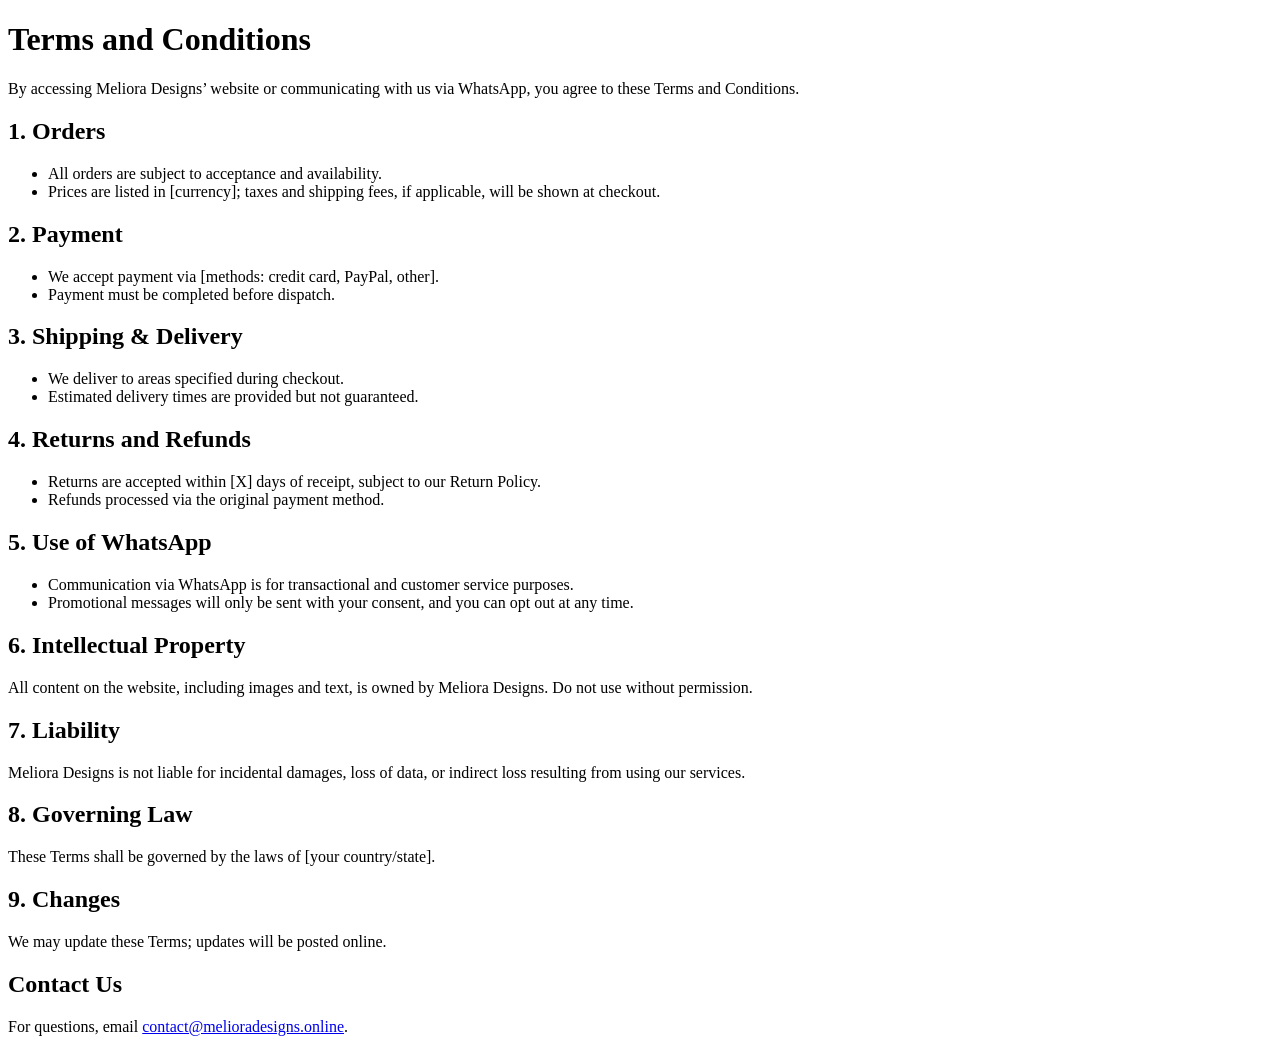
<file: terms-and-conditions.html>
<!-- Terms and Conditions HTML (for Meliora Designs) -->
<!DOCTYPE html>
<html lang="en">
<head>
  <meta charset="UTF-8">
  <title>Terms and Conditions | Meliora Designs</title>
</head>
<body>
  <h1>Terms and Conditions</h1>
  <p>By accessing Meliora Designs’ website or communicating with us via WhatsApp, you agree to these Terms and Conditions.</p>

  <h2>1. Orders</h2>
  <ul>
    <li>All orders are subject to acceptance and availability.</li>
    <li>Prices are listed in [currency]; taxes and shipping fees, if applicable, will be shown at checkout.</li>
  </ul>

  <h2>2. Payment</h2>
  <ul>
    <li>We accept payment via [methods: credit card, PayPal, other].</li>
    <li>Payment must be completed before dispatch.</li>
  </ul>

  <h2>3. Shipping & Delivery</h2>
  <ul>
    <li>We deliver to areas specified during checkout.</li>
    <li>Estimated delivery times are provided but not guaranteed.</li>
  </ul>

  <h2>4. Returns and Refunds</h2>
  <ul>
    <li>Returns are accepted within [X] days of receipt, subject to our Return Policy.</li>
    <li>Refunds processed via the original payment method.</li>
  </ul>

  <h2>5. Use of WhatsApp</h2>
  <ul>
    <li>Communication via WhatsApp is for transactional and customer service purposes.</li>
    <li>Promotional messages will only be sent with your consent, and you can opt out at any time.</li>
  </ul>

  <h2>6. Intellectual Property</h2>
  <p>All content on the website, including images and text, is owned by Meliora Designs. Do not use without permission.</p>

  <h2>7. Liability</h2>
  <p>Meliora Designs is not liable for incidental damages, loss of data, or indirect loss resulting from using our services.</p>

  <h2>8. Governing Law</h2>
  <p>These Terms shall be governed by the laws of [your country/state].</p>

  <h2>9. Changes</h2>
  <p>We may update these Terms; updates will be posted online.</p>

  <h2>Contact Us</h2>
  <p>For questions, email <a href="mailto:contact@melioradesigns.online">contact@melioradesigns.online</a>.</p>
</body>
</html>
</file>
<file: assets/css/nice-select.css>
.nice-select,.nice-select .list{background-color:#fff;box-sizing:border-box}.nice-select .list,.nice-select:after{pointer-events:none;position:absolute}.nice-select,.nice-select .option{cursor:pointer;font-weight:400;outline:0}.nice-select,.no-csspointerevents .nice-select.open .list{display:block}.nice-select{-webkit-tap-highlight-color:transparent;border-radius:5px;border:1px solid #e8e8e8;clear:both;float:left;font-family:inherit;font-size:14px;height:42px;line-height:40px;padding-left:18px;padding-right:30px;position:relative;text-align:left!important;-webkit-transition:.2s ease-in-out;transition:.2s ease-in-out;-webkit-user-select:none;-moz-user-select:none;-ms-user-select:none;user-select:none;white-space:nowrap;width:auto}.nice-select:hover{border-color:#dbdbdb}.nice-select.open,.nice-select:active,.nice-select:focus{border-color:#999}.nice-select:after{border-bottom:2px solid #999;border-right:2px solid #999;content:'';display:block;height:5px;margin-top:-4px;right:12px;top:50%;-webkit-transform-origin:66% 66%;-ms-transform-origin:66% 66%;transform-origin:66% 66%;-webkit-transform:rotate(45deg);-ms-transform:rotate(45deg);transform:rotate(45deg);-webkit-transition:.15s ease-in-out;transition:.15s ease-in-out;width:5px}.nice-select.open:after{-webkit-transform:rotate(-135deg);-ms-transform:rotate(-135deg);transform:rotate(-135deg)}.nice-select.open .list{opacity:1;pointer-events:auto;-webkit-transform:scale(1) translateY(0);-ms-transform:scale(1) translateY(0);transform:scale(1) translateY(0)}.nice-select.disabled{border-color:#ededed;color:#999;pointer-events:none}.nice-select.disabled:after{border-color:#ccc}.nice-select.wide{width:100%}.nice-select.wide .list{left:0!important;right:0!important}.nice-select.right{float:right}.nice-select.right .list{left:auto;right:0}.nice-select.small{font-size:12px;height:36px;line-height:34px}.nice-select.small:after{height:4px;width:4px}.nice-select.small .option{line-height:34px;min-height:34px}.nice-select .list{border-radius:5px;box-shadow:0 0 0 1px rgba(68,68,68,.11);margin-top:4px;opacity:0;overflow:hidden;padding:0;top:100%;left:0;-webkit-transform-origin:50% 0;-ms-transform-origin:50% 0;transform-origin:50% 0;-webkit-transform:scale(.75) translateY(-21px);-ms-transform:scale(.75) translateY(-21px);transform:scale(.75) translateY(-21px);-webkit-transition:.2s cubic-bezier(.5, 0, 0, 1.25),opacity .15s ease-out;transition:.2s cubic-bezier(.5, 0, 0, 1.25),opacity .15s ease-out;z-index:9}.nice-select .list:hover .option:not(:hover){background-color:transparent!important}.nice-select .option{line-height:40px;list-style:none;min-height:40px;padding-left:18px;padding-right:29px;text-align:left;-webkit-transition:.2s;transition:.2s}.nice-select .option.focus,.nice-select .option.selected.focus,.nice-select .option:hover{background-color:#f6f6f636}.nice-select .option.selected{font-weight:700}.nice-select .option.disabled{background-color:transparent;color:#999;cursor:default}.no-csspointerevents .nice-select .list{display:none}
</file>
<file: assets/css/main.css>
/*
Theme Name: Meliora Designs
Author: Gramentheme
Author URI: https://themeforest.net/user/pixel-drop/portfolio
Description: Meliora Designs - Digital Agency HTML Template<
Version: 1.0.0
*/
/*CSS Table Of Content Ends Here*/
@import url("https://fonts.googleapis.com/css2?family=Inter:wght@100..900&display=swap");
:root {
  --body: #ffffff;
  --black: #000;
  --blackbg: #000000;
  --white: #fff;
  --spantext: #757575;
  --theme: #E3FF04;
  --theme2: #FF7425;
  --bg1: #161616;
  --bg2: #1b1b1b;
  --bg3: #fff;
  --bnbg: #0E0E0E;
  --border1: #454750;
  --pra-clr: #bebebe;
  --dd-clr: #dadada;
  --place: #858585;
  --tag: #646464;
  --bspan: #ababab;
}

/* -----------------------
    Template Default Fonts
 ------------------------- */
body {
  font-family: "Inter", sans-serif;
  font-size: 16px;
  font-weight: normal;
  line-height: 28px;
  color: var(--white);
  background-color: red;
  padding: 0;
  margin: 0;
  overflow-x: hidden;
}

ul {
  padding: 0;
  margin: 0;
  list-style: none;
}

button {
  border: none;
  background-color: transparent;
  padding: 0;
}

input:focus {
  color: var(--white);
  outline: none;
}

input {
  color: var(--white);
}

h1,
h2,
h3,
h4,
h5,
h6 {
  font-family: "Inter", sans-serif;
  margin: 0px;
  padding: 0;
  color: var(--white);
  text-transform: capitalize;
  transition: all 0.4s ease-in-out;
}

h1 {
  font-size: 80px;
  font-weight: 700;
  line-height: 112%;
}

h2 {
  font-size: 55px;
  line-height: 125%;
  font-weight: 700;
}

h3 {
  font-size: 48px;
  font-weight: 700;
}

h4 {
  font-size: 30px;
  font-weight: 700;
  line-height: 130%;
}

h5 {
  font-size: 24px;
  font-weight: 700;
}

h6 {
  font-size: 20px;
  font-weight: 600;
  line-height: 145%;
}

a {
  text-decoration: none;
  outline: none !important;
  cursor: pointer;
  color: var(--white);
  transition: all 0.4s ease-in-out;
}

p {
  margin: 0px;
  transition: all 0.4s ease-in-out;
  font-size: 16px;
  font-family: "Inter", sans-serif;
  color: var(--white);
}

.zindex1 {
  z-index: 1;
}

.whitehover {
  color: var(--white) !important;
}

.pra-clr {
  color: #bebebe !important;
}

.theme-border {
  border: 1px solid var(--theme) !important;
}

.pra-border {
  border: 1px solid #bebebe;
}

.radius100 {
  border-radius: 100px;
}

.bb-border {
  border-bottom: 1px solid var(--border1) !important;
}

.bt-border {
  border-top: 1px solid var(--border1) !important;
}

.htheme {
  transition: all 0.4s;
}
.htheme:hover {
  color: var(--theme);
}

.tag-clr {
  color: var(--tag);
}

.fs14 {
  font-size: 14px;
}

span {
  margin: 0px;
  transition: all 0.4s ease-in-out;
  font-size: 16px;
  font-family: "Inter", sans-serif;
  color: var(--white);
}

.common-social li a {
  width: 36px;
  min-width: 36px;
  height: 36px;
  display: block;
  border: 1px solid var(--border1);
  transition: all 0.5s;
}
.common-social li a:hover {
  background: var(--theme);
  border-color: var(--theme);
}
.common-social li a:hover svg path {
  stroke: var(--black);
}
.common-social li a:hover i {
  color: var(--black);
}

.slider-button {
  border-top: 1px solid var(--border1);
  border-bottom: 1px solid var(--border1);
}
.slider-button .cmn-next,
.slider-button .cmn-prev {
  width: 70px;
  min-width: 70px;
  height: 70px;
  border-radius: 50%;
  transition: all 0.4s;
}
.slider-button .cmn-next i,
.slider-button .cmn-prev i {
  color: var(--border1);
  font-size: 24px;
  transition: all 0.4s;
}
.slider-button .cmn-next:hover,
.slider-button .cmn-prev:hover {
  background: var(--theme);
  border-color: var(--theme);
}
.slider-button .cmn-next:hover i,
.slider-button .cmn-prev:hover i {
  color: var(--black);
}
@media (max-width: 1399px) {
  .slider-button .cmn-next,
  .slider-button .cmn-prev {
    width: 48px;
    min-width: 48px;
    height: 48px;
  }
  .slider-button .cmn-next i,
  .slider-button .cmn-prev i {
    font-size: 17px;
  }
}
@media (max-width: 1399px) {
  .slider-button .cmn-next,
  .slider-button .cmn-prev {
    width: 38px;
    min-width: 38px;
    height: 38px;
  }
  .slider-button .cmn-next i,
  .slider-button .cmn-prev i {
    font-size: 16px;
  }
}
.slider-button .previus-text {
  font-size: 22px;
}
.slider-button .project-storke {
  font-size: 44px;
  font-weight: 700;
  font-family: "Inter", sans-serif;
  -webkit-text-stroke-width: 1px;
  -webkit-text-stroke-color: #454750;
  color: transparent;
  display: block;
}
@media (max-width: 575px) {
  .slider-button .previus-text {
    font-size: 18px;
  }
  .slider-button .project-storke {
    font-size: 30px;
  }
}
@media (max-width: 575px) {
  .slider-button .previus-text {
    font-size: 16px;
  }
  .slider-button .project-storke {
    font-size: 24px;
  }
}
@media (max-width: 400px) {
  .slider-button .previus-text {
    font-size: 14px;
  }
  .slider-button .project-storke {
    display: none;
  }
}

.d-center {
  display: flex !important;
  align-items: center !important;
  justify-content: center !important;
}

.spantext-clr {
  color: var(--spantext) !important;
}

.common-form textarea,
.common-form input {
  outline: none;
  border-radius: 8px;
  padding: 16px 19px;
  color: var(--pra-clr);
  font-size: 16px;
  border: 1px solid var(--border1);
  background: transparent;
  width: 100%;
}
.common-form ::placeholder {
  color: var(--pra-clr);
  font-size: 16px;
}
.common-form .getin-touch {
  border: 1px solid var(--white);
  border-radius: 8px;
  transition: all 0.5s;
}
.common-form .getin-touch .icons {
  transform: rotate(35deg);
  display: block;
  transition: all 0.5;
}
.common-form .getin-touch .icons i {
  transition: all 0.5s;
}
.common-form .getin-touch:hover {
  border-color: var(--theme);
  color: var(--theme);
}
.common-form .getin-touch:hover .icons {
  transform: rotate(-35deg);
}

.black-clr {
  color: var(--white) !important;
}

.blackbg {
  background: var(--blackbg);
}

.white-clr {
  color: var(--white);
}

.whitebg {
  background: var(--white);
}

.theme-clr {
  color: var(--theme);
}

.theme2-clr {
  color: var(--theme2);
}

.bg1-clr {
  background: var(--bg1);
}

.bg2-clr {
  background: var(--bg2) !important;
}

.bg3-clr {
  background: var(--bg3);
}

.bnbg {
  background: var(--bnbg);
}

.themebg {
  background: var(--theme);
}

.hb-border {
  border-bottom: 1px solid var(--border1);
}

.cmn-border {
  border: 1px solid #454750 !important;
}

.rot60 {
  transform: rotate(60deg);
  transition: all 0.4s;
}

.bspan-clr {
  color: var(--bspan);
}

.pt-space {
  padding-top: 130px;
}

.pb-space {
  padding-bottom: 130px;
}

@media (max-width: 1399px) {
  h1 {
    font-size: 64px;
  }
  h2 {
    font-size: 44px;
  }
  h3 {
    font-size: 38px;
  }
  h4 {
    font-size: 26px;
  }
  .pt-space {
    padding-top: 80px;
  }
  .pb-space {
    padding-bottom: 80px;
  }
  .pt-space {
    padding-top: 100px;
  }
  .pb-space {
    padding-bottom: 100px;
  }
}
@media (max-width: 1199px) {
  h1 {
    font-size: 60px;
  }
  h2 {
    font-size: 42px;
  }
  h3 {
    font-size: 36px;
  }
  h4 {
    font-size: 24px;
  }
  h5 {
    font-size: 20px;
  }
  h6 {
    font-size: 18px;
  }
  .pt-space {
    padding-top: 80px;
  }
  .pb-space {
    padding-bottom: 80px;
  }
}
@media (max-width: 991px) {
  h1 {
    font-size: 42px;
  }
  h2 {
    font-size: 36px;
  }
  h3 {
    font-size: 29px;
  }
  h4 {
    font-size: 20px;
  }
  h5 {
    font-size: 19px;
  }
  h6 {
    font-size: 17px;
  }
  .pt-space {
    padding-top: 70px;
  }
  .pb-space {
    padding-bottom: 70px;
  }
}
section,
footer {
  overflow: hidden;
}

::-webkit-scrollbar {
  width: 4px;
}

/* Track */
::-webkit-scrollbar-track {
  background: #f1f1f1;
}

/* Handle */
::-webkit-scrollbar-thumb {
  background: #888;
}

/* Handle on hover */
::-webkit-scrollbar-thumb:hover {
  background: #555;
}

.about-tumb-arrow {
  position: absolute;
  bottom: 0;
  left: 50px;
  transform: rotate(-44deg);
  z-index: -1;
}

.review-cont .texts {
  font-size: 13px;
}
.review-cont i {
  color: var(--theme);
}

.customer-man li:not(:last-child) {
  margin-right: -12px;
}

.about-product-content .allyear-content {
  border-top: 1px solid var(--theme);
  padding-top: 24px;
}
.about-product-content .allyear-content .allyear-item {
  position: relative;
}
.about-product-content .allyear-content .allyear-item::before {
  position: absolute;
  left: 0;
  top: -24px;
  content: "";
  width: 15px;
  height: 16px;
  background: var(--theme);
  clip-path: polygon(48% 69%, 0 0, 100% 0);
}
@media (max-width: 400px) {
  .about-product-content .allyear-content .allyear-item h5 {
    font-weight: 400;
    font-size: 16px;
  }
  .about-product-content .allyear-content .allyear-item span {
    font-size: 13px;
    line-height: 0.1;
  }
}

.about-content-v02 .about-sponsor h6 {
  font-size: 22px;
  font-weight: 400;
  line-height: 28px;
}
.about-content-v02 .about-sponsor .brand-border {
  border-bottom: 1px solid var(--border1);
  border-width: 1px;
  border-color: var(--border1);
  display: block;
  width: 60%;
}
.about-content-v02 .about-sponsor .sponsor-inner a {
  max-width: 150px;
}
.about-content-v02 .about-sponsor .sponsor-inner a img {
  width: 100%;
}

.about-sponsor h6 {
  font-size: 22px;
  font-weight: 400;
  line-height: 28px;
}
.about-sponsor .brand-border {
  border-bottom: 1px solid var(--border1);
  border-width: 1px;
  border-color: var(--border1);
  display: block;
  width: 60%;
}
.about-sponsor .sponsor-inner a {
  max-width: 150px;
}
.about-sponsor .sponsor-inner a img {
  width: 100%;
}

.about-count {
  min-width: 150px;
}
.about-count h2 {
  display: flex;
  align-items: center;
  font-size: 40px;
  font-weight: 700;
  color: var(--white);
}
.about-count h2 span {
  font-size: 40px;
  font-weight: 700;
}

.offer-item {
  background: #161616;
  border-radius: 12px;
}
.offer-item .icon-area .icon {
  transition: all 0.5s;
}
.offer-item .icon-area .icon img {
  transition: all 0.5s;
}
.offer-item:hover .icon-area .icon {
  transform: scale(1.09);
  width: 50px;
  height: 50px;
}
.offer-item:hover .icon-area .icon img {
  width: 100%;
  height: 100%;
  filter: grayscale(1);
}
.offer-item:hover a {
  color: var(--theme);
}
.offer-item:hover a span i {
  color: var(--theme);
}

@media (max-width: 1600px) {
  .about-section-version3 {
    padding-top: 80px;
  }
}

.about-content-v3 .global-counting .counting-item h6 span {
  font-size: 20px;
}
.about-content-v3 .global-counting .counting-item .pra-clr {
  font-size: 14px;
}
@media (max-width: 450px) {
  .about-content-v3 .global-counting .counting-item .pra-clr {
    font-size: 12px;
    line-height: 18px !important;
    display: block;
  }
}

.about-version3-thumb {
  position: relative;
  height: 540px;
  width: 100%;
  width: 100%;
  padding-right: 120px;
}
.about-version3-thumb img {
  width: 100%;
  height: 100%;
}
.about-version3-thumb .arrow-element {
  position: absolute;
  top: 50%;
  left: 40%;
  transform: translate(-50%, -50%);
  max-width: 400px;
}
.about-version3-thumb .arrow-element img {
  width: 100%;
}
.about-version3-thumb .video-popup {
  position: absolute;
  top: 50%;
  right: 110px;
  z-index: 1;
}
.about-version3-thumb .video-popup .hero-circle {
  animation: textani 14s linear infinite;
  position: absolute;
  top: -57px;
  left: -64px;
  width: 142px;
  height: 142px;
}
.about-version3-thumb .video-popup .hero-circle img {
  width: 100%;
  height: 100%;
}
.about-version3-thumb .video-popup i {
  font-size: 29px;
}
@media (max-width: 1399px) {
  .about-version3-thumb {
    padding-right: 0px;
  }
  .about-version3-thumb .arrow-element {
    display: none;
  }
  .about-version3-thumb .video-popup {
    top: 50%;
    right: initial !important;
    left: 50%;
    transform: translate(-50%, -50%);
  }
}

.protfolio-solution .protfolio-solutionwrap {
  position: relative;
}
.protfolio-solution .protfolio-solutionwrap .swiper-pagination {
  position: absolute;
  right: 0;
  bottom: 76px;
  text-align: end;
  left: initial;
  font-size: 50px;
  font-weight: 700;
}
.protfolio-solution .protfolio-solutionwrap .swiper-pagination span {
  font-size: 50px;
  font-weight: 700;
}
@media (max-width: 1399px) {
  .protfolio-solution .protfolio-solutionwrap .swiper-pagination {
    bottom: 50px;
    font-size: 36px;
  }
  .protfolio-solution .protfolio-solutionwrap .swiper-pagination span {
    font-size: 36px;
  }
}
@media (max-width: 991px) {
  .protfolio-solution .protfolio-solutionwrap .swiper-pagination {
    bottom: 40px;
    font-size: 28px;
  }
  .protfolio-solution .protfolio-solutionwrap .swiper-pagination span {
    font-size: 28px;
  }
}

.protfolio-solution-item .thumb {
  width: 100%;
}
.protfolio-solution-item .thumb .mission-v4-btn {
  width: 80px;
  min-width: 80px;
  height: 80px;
  background: var(--theme);
  border-radius: 12px;
  position: absolute;
  right: 0;
  bottom: 0;
}
.protfolio-solution-item .thumb .mission-v4-btn i {
  color: var(--black);
  font-size: 24px;
}
.protfolio-solution-item .thumb img {
  width: 100%;
}
.protfolio-solution-item .content img {
  width: 92px;
  height: 92px;
  object-fit: contain;
}
.protfolio-solution-item .content .cont h4 span {
  font-size: 30px;
}
@media (max-width: 1399px) {
  .protfolio-solution-item .thumb .mission-v4-btn {
    width: 60px;
    min-width: 60px;
    height: 60px;
  }
  .protfolio-solution-item .thumb .mission-v4-btn i {
    font-size: 24px;
  }
  .protfolio-solution-item .thumb img {
    width: 100%;
  }
}
@media (max-width: 1199px) {
  .protfolio-solution-item .thumb .mission-v4-btn {
    width: 50px;
    min-width: 50px;
    height: 50px;
  }
  .protfolio-solution-item .thumb .mission-v4-btn i {
    font-size: 18px;
  }
  .protfolio-solution-item .content img {
    width: 72px;
    height: 72px;
    object-fit: contain;
  }
  .protfolio-solution-item .content .cont h4 span {
    font-size: 22px;
  }
}
@media (max-width: 991px) {
  .protfolio-solution-item .thumb .mission-v4-btn {
    width: 40px;
    min-width: 40px;
    height: 40px;
  }
  .protfolio-solution-item .thumb .mission-v4-btn i {
    font-size: 16px;
  }
  .protfolio-solution-item .content img {
    width: 52px;
    height: 52px;
  }
  .protfolio-solution-item .content .cont h4 span {
    font-size: 22px;
  }
}

@media (max-width: 1800px) {
  .about-small-stork {
    width: 100px;
  }
}
@media (max-width: 575px) {
  .about-small-stork {
    width: 70px;
  }
}
@media (max-width: 400px) {
  .about-small-stork {
    width: 40px;
    display: none;
  }
}

.breadcrumnd-banner {
  background: url(../img/pricing/breadcrumb.png) no-repeat center center;
  background-size: cover;
  padding: 220px 2px 144px;
}
.breadcrumnd-banner .cmn-dots {
  position: absolute;
  right: 30px;
  top: 100px;
  animation: updown 6s linear infinite;
}
.breadcrumnd-banner .cmn-svg-shape {
  position: absolute;
  bottom: 90px;
  left: 16px;
}
.breadcrumnd-banner .cmn-svg-shape svg {
  transition: all 0.5s;
}
.breadcrumnd-banner .cmn-svg-shape svg path {
  transition: all 0.5s;
}
@media (max-width: 1399px) {
  .breadcrumnd-banner {
    padding: 190px 2px 120px;
  }
}
@media (max-width: 1199px) {
  .breadcrumnd-banner .cmn-svg-shape {
    bottom: 10px;
    left: 10px;
  }
  .breadcrumnd-banner .cmn-svg-shape svg {
    width: 80px;
  }
  .breadcrumnd-banner .cmn-dots {
    width: 80px;
  }
}
@media (max-width: 991px) {
  .breadcrumnd-banner {
    padding: 200px 1px 100px;
  }
}
@media (max-width: 575px) {
  .breadcrumnd-banner {
    padding: 180px 1px 80px;
  }
  .breadcrumnd-banner .cmn-svg-shape {
    bottom: -70px;
    left: 5px;
  }
  .breadcrumnd-banner .cmn-svg-shape svg {
    width: 60px;
  }
  .breadcrumnd-banner .cmn-dots {
    width: 60px;
  }
}

.breadcrumnd-content .breadcrumnd .rot60 {
  font-size: 17px;
}

.home-onetext .textitalick {
  font-style: italic;
  font-family: "Inter", sans-serif;
  font-weight: 400 !important;
}
.home-onetext img {
  width: 75px;
}

.testi-italic .textitalick {
  font-style: italic;
  font-family: "Inter", sans-serif;
  font-weight: 400 !important;
}

.hero-section-version1 {
  padding: 230px 5px 160px;
  z-index: 1;
}
.hero-section-version1 .sfot-element1 {
  position: absolute;
  top: 230px;
  left: 120px;
  animation: zomin 2s linear infinite;
  z-index: -1;
}
.hero-section-version1 .sfot-element2 {
  position: absolute;
  top: 300px;
  right: 35%;
  animation: zomin 2s linear infinite;
  z-index: -1;
}
.hero-section-version1 .spilit-socail {
  transform: rotate(90deg);
  position: absolute;
  right: -90px;
  top: 50%;
}
.hero-section-version1 .spilit-socail a {
  color: var(--spantext);
  text-transform: uppercase;
  font-size: 14px;
}
.hero-section-version1 .spilit-contact {
  transform: rotate(90deg);
  position: absolute;
  left: -120px;
  top: 50%;
}
.hero-section-version1 .spilit-contact a {
  color: var(--spantext);
  text-transform: uppercase;
  font-size: 14px;
}
@media (max-width: 1800px) {
  .hero-section-version1 .sfot-element1 {
    top: 230px;
    left: 20px;
  }
  .hero-section-version1 .sfot-element2 {
    right: 5%;
    top: 160px;
  }
}
@media (max-width: 1700px) {
  .hero-section-version1 .spilit-contact {
    transform: rotate(90deg);
    left: -150px;
    top: 50%;
  }
  .hero-section-version1 .spilit-socail {
    transform: rotate(0deg);
    position: initial;
    text-align: center;
    justify-content: center;
    right: -90px;
    top: 50%;
    margin-top: 24px;
  }
}
@media (max-width: 1600px) {
  .hero-section-version1 {
    padding: 190px 5px 100px;
  }
  .hero-section-version1 .spilit-contact {
    justify-content: center;
    position: initial;
    transform: rotate(0deg);
    left: -150px;
    top: 50%;
    margin-top: 10px;
  }
}
@media (max-width: 1199px) {
  .hero-section-version1 {
    padding: 160px 5px 90px;
  }
}
@media (max-width: 991px) {
  .hero-section-version1 .sfot-element1 {
    display: none;
  }
}
@media (max-width: 575px) {
  .hero-section-version1 {
    padding: 130px 5px 60px;
  }
  .hero-section-version1 .spilit-contact a {
    font-size: 11px;
  }
}

@keyframes zomin {
  50% {
    transform: scale(1.1);
  }
}
.hero-v1-content h1 span {
  font-size: 100px;
  line-height: 85px;
  font-weight: 800;
}
.hero-v1-content h1 .text-italic {
  font-style: italic;
  font-weight: 500;
}
.hero-v1-content h1 .text-storke {
  -webkit-text-stroke: 1px var(--theme);
  -webkit-text-fill-color: transparent;
}
.hero-v1-content h1 .designers {
  -webkit-text-stroke-width: 1px;
  -webkit-text-stroke-color: var(--theme);
  color: transparent;
  transition: all 0.5s;
  position: relative;
}
.hero-v1-content h1 .designers::before {
  content: attr(data-text);
  position: absolute;
  color: var(--theme);
  width: 0px;
  overflow: hidden;
  animation: pulse-width 3s ease-in infinite;
  -webkit-text-stroke-width: 1px;
  -webkit-text-stroke-color: var(--theme);
}
@keyframes pulse-width {
  50% {
    width: 100%;
  }
}
.hero-v1-content .video-popup {
  position: relative;
  margin-right: 60px;
}
.hero-v1-content .video-popup .hero-circle {
  animation: textani 14s linear infinite;
  position: absolute;
  top: -56px;
  left: -66px;
}
.hero-v1-content .video-popup i {
  font-size: 29px;
}
.hero-v1-content .arrow-bnv1 {
  width: 90px;
  height: 90px;
  object-fit: contain;
}
.hero-v1-content .banner-quickly-thumb {
  border-radius: 50px;
  border: 2px solid #454750;
}
.hero-v1-content .banner-quickly-thumb img {
  border-radius: 50px;
}
.hero-v1-content .hero-arrow {
  width: 150px;
}
.hero-v1-content .hero-arrow img {
  width: 100%;
}
@media (max-width: 1399px) {
  .hero-v1-content .hero-sponsor {
    padding-top: 150px;
  }
  .hero-v1-content .hero-sponsor .sponsor-inner a {
    max-width: 120px;
  }
  .hero-v1-content .hero-sponsor .sponsor-inner a img {
    width: 100%;
  }
  .hero-v1-content .hero-sponsor .brandin-wrap .brading-text::before {
    width: 20px;
  }
}
@media (max-width: 1199px) {
  .hero-v1-content h1 span {
    font-size: 80px;
  }
}
@media (max-width: 991px) {
  .hero-v1-content h1 span {
    font-size: 64px;
    line-height: 60px;
  }
  .hero-v1-content h1 .arrow-bnv1 {
    width: 60px;
  }
}
@media (max-width: 767px) {
  .hero-v1-content .hero-arrow {
    width: 100px;
  }
  .hero-v1-content .hero-arrow img {
    width: 100%;
  }
  .hero-v1-content h1 span {
    font-size: 44px;
    line-height: 60px;
  }
  .hero-v1-content h1 .arrow-bnv1 {
    width: 40px;
    height: 40px;
  }
  .hero-v1-content .video-popup {
    position: absolute;
    top: -30px;
    right: 40px;
  }
  .hero-v1-content .video-popup .hero-circle {
    width: 80px;
    height: 80px;
    top: -28px;
    left: -36px;
  }
  .hero-v1-content .video-popup .icon i {
    font-size: 23px;
  }
}
@media (max-width: 550px) {
  .hero-v1-content .hero-arrow {
    width: 70px;
  }
  .hero-v1-content .hero-arrow img {
    width: 100%;
  }
  .hero-v1-content h1 span {
    font-size: 32px;
    line-height: 52px;
  }
  .hero-v1-content h1 .arrow-bnv1 {
    width: 30px;
    height: 30px;
  }
}
@media (max-width: 450px) {
  .hero-v1-content .hero-arrow {
    display: none;
  }
  .hero-v1-content .video-popup {
    top: -54px;
    right: 100px;
  }
  .hero-v1-content .video-popup .hero-circle {
    width: 60px;
    height: 60px;
    top: -16px;
    left: -25px;
  }
  .hero-v1-content .video-popup .icon i {
    font-size: 18px;
  }
  .hero-v1-content h1 span {
    font-size: 28px;
    line-height: 60px;
  }
  .hero-v1-content h1 .arrow-bnv1 {
    display: none;
  }
  .hero-v1-content h1 .agency-title {
    margin-top: -17px;
  }
}

.hero-section-version2 {
  padding: 190px 2px 130px;
  background-color: #fff;
  background-size: cover;
  z-index: 1;
}
.hero-section-version2 .soft-star2 {
  position: absolute;
  top: 200px;
  left: 116px;
}
.hero-section-version2 .soft-star1 {
  position: absolute;
  right: -140px;
  bottom: 0;
  width: 70px;
  height: 70px;
  object-fit: contain;
}
.hero-section-version2 .hero-v2-content {
  display: flex;
  justify-content: space-between;
  align-items: center;
  margin-bottom: 40px;
}
.hero-section-version2 .hero-v2-content h1 .text-adjust {
  gap: 60px;
  margin-top: 24px;
}
.hero-section-version2 .hero-v2-content h1 .text-adjust img {
  width: 90px;
}
.hero-section-version2 .hero-v2-content .step-textcircle {
  position: relative;
  top: initial;
  left: initial;
}
.hero-section-version2 .hero-v2-content span {
  font-size: 100px;
  line-height: 85px;
  color: var(--black);
  font-weight: 800;
  text-transform: uppercase;
}
.hero-section-version2 .banner-v2-thumb {
  width: 100%;
}
.hero-section-version2 .banner-v2-thumb img {
  border-radius: 30px;
  width: 100%;
}
.hero-section-version2 .banner-v2-thumb .thumb-content {
  max-width: 438px;
  position: absolute;
  right: 63px;
  top: 15px;
}
.hero-section-version2 .banner-v2-thumb .thumb-content .explore-more {
  color: var(--black);
  font-weight: 600;
  border-bottom: 1px solid var(--black);
  color: var(--black);
}
.hero-section-version2 .banner-v2-thumb .thumb-content .explore-more i {
  color: var(--black);
}
.hero-section-version2 .banner-v2-thumb .hero-tag {
  display: flex;
  flex-wrap: wrap;
  max-width: 500px;
  position: absolute;
  left: 60px;
  bottom: 60px;
  gap: 10px;
}
.hero-section-version2 .banner-v2-thumb .hero-tag li a {
  display: inline-flex;
  align-items: center;
  gap: 14px;
  border-radius: 100px;
  background: rgba(255, 255, 255, 0.15);
  border: 1px solid var(--white);
  padding: 8px 15px 10px;
  text-transform: capitalize;
  font-size: 16px;
  transition: all 0.5s;
  font-weight: 500;
}
.hero-section-version2 .banner-v2-thumb .hero-tag li a i {
  color: var(--theme);
  transition: all 0.4s;
}
.hero-section-version2 .banner-v2-thumb .hero-tag li a:hover {
  background: var(--white);
  color: var(--black);
  border-color: var(--white);
  font-weight: 500;
}
.hero-section-version2 .banner-v2-thumb .hero-tag li a:hover i {
  color: var(--black);
}
@media (max-width: 1600px) {
  .hero-section-version2 .hero-v2-content .step-textcircle {
    position: relative;
    top: initial;
    left: initial;
    margin-right: 50px;
  }
}
@media (max-width: 1500px) {
  .hero-section-version2 .soft-star2 {
    display: none;
  }
  .hero-section-version2 .banner-v2-thumb .thumb-content {
    max-width: 438px;
    right: 53px;
    top: 15px;
  }
}
@media (max-width: 1399px) {
  .hero-section-version2 {
    padding: 170px 2px 100px;
  }
  .hero-section-version2 .banner-v2-thumb .thumb-content {
    max-width: 438px;
    right: 33px;
    top: 15px;
  }
  .hero-section-version2 .hero-v2-content span {
    font-size: 70px;
    line-height: 85px;
  }
}
@media (max-width: 1199px) {
  .hero-section-version2 {
    padding: 140px 2px 100px;
  }
  .hero-section-version2 .banner-v2-thumb .thumb-content {
    max-width: 438px;
    right: 3px;
    top: 15px;
  }
  .hero-section-version2 .banner-v2-thumb .hero-tag {
    left: 20px;
    bottom: 20px;
    gap: 10px;
  }
  .hero-section-version2 .banner-v2-thumb .hero-tag li a {
    gap: 10px;
    padding: 6px 13px 7px;
    font-size: 14px;
  }
}
@media (max-width: 991px) {
  .hero-section-version2 .banner-v2-thumb .thumb-content {
    position: initial;
    margin-top: 18px;
  }
  .hero-section-version2 .banner-v2-thumb .hero-tag {
    left: 20px;
    top: 20px;
    bottom: initial;
    gap: 10px;
  }
  .hero-section-version2 .banner-v2-thumb .hero-tag li a {
    gap: 10px;
    padding: 6px 13px 7px;
    font-size: 14px;
  }
}
@media (max-width: 767px) {
  .hero-section-version2 {
    padding: 130px 2px 95px;
  }
  .hero-section-version2 .hero-v2-content {
    margin-bottom: 36px;
  }
  .hero-section-version2 .hero-v2-content h1 .text-adjust {
    gap: 30px;
    margin-top: 0px;
  }
  .hero-section-version2 .hero-v2-content h1 .text-adjust img {
    width: 50px;
  }
  .hero-section-version2 .hero-v2-content span {
    font-size: 48px;
    line-height: 65px;
  }
}
@media (max-width: 575px) {
  .hero-section-version2 {
    min-height: 100vh;
    padding: 134px 0 42px;
    display: flex;
    align-items: flex-start;
    background: var(--white);
  }
  .hero-section-version2 .container {
    width: 100%;
    padding-left: 14px;
    padding-right: 14px;
  }
  .hero-section-version2 .banner-v2-thumb img {
    display: block;
    width: 100%;
    border-radius: 18px;
  }
  .hero-section-version2 .banner-v2-thumb .hero-tag {
    display: grid;
    left: auto;
    top: auto;
    position: initial;
    bottom: auto;
    max-width: none;
    gap: 18px;
    margin: 18px 0 0;
  }
  .hero-section-version2 .banner-v2-thumb .hero-tag li a {
    background: transparent;
    color: var(--black);
    border: 0;
    border-radius: 0;
    padding: 0;
    font-size: 14px;
    line-height: 1.4;
    font-weight: 700;
  }
  .hero-section-version2 .banner-v2-thumb .hero-tag li a i {
    color: var(--black);
  }
  .hero-section-version2 .hero-v2-content {
    display: block;
    margin-bottom: 24px;
  }
  .hero-section-version2 .hero-v2-content h1 {
    display: flex;
    align-items: center;
    gap: 8px;
  }
  .hero-section-version2 .hero-v2-content h1 .text-adjust {
    gap: 0;
    margin-top: 0;
    vertical-align: top;
    line-height: 0;
  }
  .hero-section-version2 .hero-v2-content h1 .text-adjust img {
    width: 28px;
  }
  .hero-section-version2 .hero-v2-content h1 .text-adjust .soft-star1,
  .hero-section-version2 .hero-v2-content .step-textcircle {
    display: none;
  }
  .hero-section-version2 .hero-v2-content span {
    font-size: 30px;
    line-height: 1.15;
    margin-top: 0 !important;
  }
}
@media (max-width: 400px) {
  .hero-section-version2 .hero-v2-content {
    margin-bottom: 22px;
  }
  .hero-section-version2 .hero-v2-content h1 .text-adjust {
    gap: 0;
    margin-top: 0;
  }
  .hero-section-version2 .hero-v2-content h1 .text-adjust img {
    width: 28px;
  }
  .hero-section-version2 .hero-v2-content span {
    font-size: 28px;
    line-height: 1.15;
  }
}

.explore-more {
  border-bottom: 1px solid var(--theme);
  color: var(--white) !important;
}
.explore-more i {
  color: var(--white) !important;
}
.explore-more:hover {
  color: var(--theme);
}

@keyframes lfr {
  50% {
    transform: translateX(10px);
  }
}
.blog-right-bar {
  padding: 40px 30px;
  background: var(--bg1);
  background: var(--bg1);
}
.blog-right-bar .box .wid-title h6 {
  position: relative;
  padding-bottom: 30px;
  color: var(--white);
}
.blog-right-bar .box .search-widget form {
  width: 100%;
  position: relative;
  border: 1px solid #414141;
  display: flex;
  align-items: center;
  background: var(--black);
  padding: 0px 20px;
}
.blog-right-bar .box .search-widget form input {
  background-color: var(--white);
  font-size: 15px;
  padding: 14px 0px;
  width: 100%;
  border: none;
  color: var(--pra-clr);
  background: transparent;
}
.blog-right-bar .box .search-widget form button {
  outline: none;
  border: unset;
  color: var(--theme);
}
.blog-right-bar .box .category ul li a {
  position: relative;
  display: flex;
  align-items: center;
  justify-content: space-between;
  padding-left: 10px;
}
.blog-right-bar .box .category ul li a::before {
  position: absolute;
  left: 0;
  width: 4px;
  height: 4px;
  border-radius: 50%;
  background: var(--white);
  content: "";
  transition: all 0.4s;
}
.blog-right-bar .box .category ul li a:hover {
  color: var(--theme);
}
.blog-right-bar .box .category ul li a:hover span {
  color: var(--theme);
}
.blog-right-bar .box .category ul li a:hover::before {
  background: var(--theme);
}
.blog-right-bar .box .recent-postwrap .recent-items .recent-content a {
  color: var(--white);
  font-weight: 600;
  display: block;
  line-height: 24px;
}
.blog-right-bar .box .recent-postwrap .recent-items:hover .recent-content a {
  color: var(--theme);
}
.blog-right-bar .box .recent-postwrap .recent-items:not(:last-child) {
  border-bottom: 1px solid var(--border1);
  padding-bottom: 30px;
}
.blog-right-bar .box .recent-postwrap .recent-items:not(:first-child) {
  padding-top: 30px;
}
.blog-right-bar .box .tagwrap a {
  color: #646464;
  font-size: 14px;
  line-height: 27px;
  display: inline-block;
  transition: all 0.4s;
  text-transform: capitalize;
}
.blog-right-bar .box .tagwrap a:last-child {
  margin-right: 0;
}
.blog-right-bar .box .tagwrap a:hover {
  color: var(--theme) !important;
}
@media (max-width: 1399px) {
  .blog-right-bar {
    padding: 28px 20px;
  }
}
@media (max-width: 1199px) {
  .blog-right-bar {
    padding: 24px 16px;
  }
}

.blog-post-details .single-blog-post .post-content .post-marry i {
  font-size: 10px;
}
.blog-post-details .single-blog-post .post-content h3 {
  margin-bottom: 20px;
  font-size: 32px;
}
.blog-post-details .single-blog-post .post-content h3 a:hover {
  color: var(--theme);
}
.blog-post-details .single-blog-post .post-content .blod-dlist li {
  position: relative;
  padding-left: 10px;
  display: flex;
  align-items: center;
}
.blog-post-details .single-blog-post .post-content .blod-dlist li::before {
  position: absolute;
  left: 0;
  width: 4px;
  height: 4px;
  background: var(--white);
  content: "";
  border-radius: 50%;
}
.blog-post-details .single-blog-post .post-content .hilight-text {
  background-color: var(--bg1);
}
.blog-post-details .single-blog-post .post-content .hilight-text p {
  max-width: 660px;
  font-weight: 500;
  text-transform: capitalize;
  font-size: 24px;
  line-height: 36px;
}
@media (max-width: 1199px) {
  .blog-post-details .hilight-text p {
    font-size: 16px !important;
    line-height: 26px !important;
  }
}

.tag-share {
  border-top: 1px solid var(--border1);
  border-bottom: 1px solid var(--border1);
  padding: 30px 0;
}
.tag-share .common-social li a {
  border-radius: 50%;
}
.tag-share .taglist li a:hover {
  color: var(--theme);
}
@media (max-width: 1399px) {
  .tag-share {
    padding: 20px 0;
  }
}
@media (max-width: 1199px) {
  .tag-share {
    padding: 16px 0;
  }
}

.nextprevius-text a:hover {
  color: var(--theme) !important;
}
.nextprevius-text a:hover span {
  color: var(--theme) !important;
}

.comment-form-wrap h3 {
  font-size: 40px;
}
.comment-form-wrap .form-clt input,
.comment-form-wrap .form-clt textarea {
  width: 100%;
  outline: none;
  border: none;
  background-color: transparent;
  border: 1px solid var(--border1);
  padding: 16px 20px;
  font-weight: 500;
  background: var(--bg1);
}
.comment-form-wrap .form-clt input::placeholder,
.comment-form-wrap .form-clt textarea::placeholder {
  color: var(--pra-clr);
}
.comment-form-wrap .form-clt textarea {
  padding-bottom: 100px;
}

.base-btn {
  font-weight: 600;
  color: var(--black);
  display: flex;
  align-items: center;
  justify-content: center;
  gap: 13px;
  border-radius: 8px;
  padding: 12px 26px;
  background: var(--theme);
  transition: all 0.5s;
  border: 1px solid var(--theme);
}
.base-btn i {
  color: var(--black);
}
.base-btn .rotcu {
  transform: rotate(-40deg);
}
.base-btn:hover {
  background: transparent;
  border-color: var(--theme);
  color: var(--white);
}
.base-btn:hover i {
  color: var(--white);
}
.base-btn:hover .rotcu {
  transform: rotate(40deg);
}

.blog-widget-item .thumb img {
  transition: all 0.5s;
}
.blog-widget-item:hover .thumb img {
  transform: scale(1.1);
}
.blog-widget-item:hover h5 {
  transform: scale(0.9);
}
.blog-widget-item:hover h5 a {
  color: var(--theme);
}

.blog-widget-item-022 .thumb {
  height: 100%;
}
.blog-widget-item-022 .thumb img {
  width: 100%;
  height: 100%;
}
.blog-widget-item-022 .thumb .blog-cont {
  width: 100%;
  position: absolute;
  left: 0;
  bottom: 0;
  padding: 40px;
  z-index: 1;
}
.blog-widget-item-022 .thumb::before {
  position: absolute;
  left: 0;
  bottom: 0;
  width: 100%;
  content: "";
  background: linear-gradient(180deg, rgba(0, 0, 0, 0) 19.09%, #000000 108.18%);
  height: 100%;
  z-index: 1;
}
.blog-widget-item-022 .blog-cont h5 a .texts {
  font-size: 24px;
  max-width: 402px;
  line-height: 34px;
}
.blog-widget-item-022 .blog-cont h5 a i {
  font-size: 34px;
}
.blog-widget-item-022:hover h5 {
  transform: scale(1);
}
@media (max-width: 1399px) {
  .blog-widget-item-022 .thumb .blog-cont {
    padding: 20px;
  }
  .blog-widget-item-022 .thumb .blog-cont .texts {
    font-size: 20px;
    max-width: 402px;
    line-height: 34px;
  }
  .blog-widget-item-022 .thumb .blog-cont i {
    font-size: 24px;
  }
}
@media (max-width: 575px) {
  .blog-widget-item-022 .thumb .blog-cont .texts {
    font-size: 18px;
    max-width: 402px;
    line-height: 24px;
  }
}

.tag-cmn {
  border: 1px solid #414141;
  border-radius: 100px;
  font-size: 16px;
  font-weight: 500;
  color: var(--theme);
  padding: 8px 18px;
  display: inline-block;
}

.case-infobox li span {
  font-size: 18px;
  font-weight: 400;
  font-family: "Inter", sans-serif;
}
.case-infobox li:not(:last-child) {
  border-bottom: 1px solid var(--border1);
  padding-bottom: 19px;
}
.case-infobox li:not(:first-child) {
  padding-top: 19px;
}
@media (max-width: 1199px) {
  .case-infobox li span {
    font-size: 14px;
  }
}

.case-thumb1 {
  height: 100%;
}
.case-thumb1 img {
  height: 100%;
  height: 100%;
}

.case-study-detials-inner .interesting-fact h3 {
  border-bottom: 1px solid var(--border1);
}
.case-study-detials-inner .challenge-pra1 {
  max-width: 768px;
}
.case-study-detials-inner .finul-result .result-progress-wrap {
  width: 580px;
}
.case-study-detials-inner .progress-solving {
  height: 8px;
  width: 100%;
  background: #353536;
  position: relative;
}
.case-study-detials-inner .progress-solving::before {
  position: absolute;
  top: 0;
  left: 0;
  width: 98%;
  height: 100%;
  content: "";
  background: var(--theme);
}
.case-study-detials-inner .fiial-result-list {
  display: flex;
  width: 800px;
  gap: 70px;
}
.case-study-detials-inner .fiial-result-list ul li {
  position: relative;
  display: flex;
  align-items: center;
  padding-left: 14px;
  color: var(--pra-clr);
}
.case-study-detials-inner .fiial-result-list ul li::before {
  position: absolute;
  left: 0;
  content: "";
  width: 6px;
  height: 6px;
  border-radius: 50%;
  background: var(--theme);
}
.case-study-detials-inner .fiial-result-list ul li:not(:last-child) {
  margin-bottom: 12px;
}
@media (max-width: 1199px) {
  .case-study-detials-inner .fiial-result-list {
    gap: 12px;
  }
  .case-study-detials-inner .fiial-result-list ul li:not(:last-child) {
    margin-bottom: 8px;
  }
}
@media (max-width: 991px) {
  .case-study-detials-inner .fiial-result-list {
    gap: 9px;
    flex-wrap: wrap;
  }
}
@media (max-width: 767px) {
  .case-study-detials-inner .fiial-result-list {
    display: grid;
    width: initial;
  }
  .case-study-detials-inner .fiial-result-list ul li {
    font-size: 14px;
  }
}
@media (max-width: 767px) {
  .case-study-detials-inner .result-progress-wrap {
    width: initial !important;
  }
}

.progress-solving {
  height: 8px;
  width: 100%;
  background: #353536;
  position: relative;
}
.progress-solving::before {
  position: absolute;
  top: 0;
  left: 0;
  width: 98%;
  height: 100%;
  content: "";
  background: var(--theme);
}

.blog-content-wrapperv3 .blog-v3-inner {
  position: relative;
}
.blog-content-wrapperv3 .blog-v3-inner h5 a {
  line-height: 35px;
}
.blog-content-wrapperv3 .blog-v3-inner .blog-hover {
  position: absolute;
  top: 50%;
  left: 50%;
  transition: all 0.5s;
  opacity: 0;
  visibility: hidden;
}
.blog-content-wrapperv3 .blog-v3-inner:hover .blog-hover {
  transform: translate(-50%, -50%);
  opacity: 1;
  visibility: visible;
}
.blog-content-wrapperv3 .blog-v3-inner:hover h5 a {
  color: var(--theme);
}
@media (max-width: 1399px) {
  .blog-content-wrapperv3 .blog-v3-inner h5 a {
    line-height: 28px;
  }
}

.blog-widget-itemv4 .blog-v4-btn {
  background: var(--white);
  border-radius: 14px;
  width: 70px;
  height: 68px;
  position: absolute;
  bottom: 0;
  right: 0;
  transition: all 0.4s;
}
.blog-widget-itemv4 .blog-v4-btn i {
  color: var(--black);
  font-size: 24px;
}
.blog-widget-itemv4:hover .blog-v4-btn {
  background: var(--theme);
}
.blog-widget-itemv4:hover .blog-v4-btn i {
  color: var(--black);
}
.blog-widget-itemv4:hover h5 a {
  color: var(--theme);
}
@media (max-width: 1399px) {
  .blog-widget-itemv4 .blog-v4-btn {
    width: 60px;
    height: 58px;
  }
  .blog-widget-itemv4 .blog-v4-btn i {
    font-size: 16px;
  }
}
@media (max-width: 1199px) {
  .blog-widget-itemv4 .blog-v4-btn {
    width: 48px;
    height: 48px;
  }
  .blog-widget-itemv4 .blog-v4-btn i {
    font-size: 16px;
  }
}
@media (max-width: 767px) {
  .blog-widget-itemv4 .blog-v4-btn {
    width: 39px;
    height: 39px;
  }
  .blog-widget-itemv4 .blog-v4-btn i {
    font-size: 16px;
  }
}
@media (max-width: 575px) {
  .blog-widget-itemv4 .blog-v4-btn {
    width: 48px;
    height: 48px;
  }
  .blog-widget-itemv4 .blog-v4-btn i {
    font-size: 16px;
  }
}

.blog-post-details .blog-singelbtn {
  color: var(--black);
}
.blog-post-details .blog-singelbtn:hover i {
  color: var(--black) !important;
}

.cmn-btn {
  transition: all 0.4s;
}
.cmn-btn .icons {
  transform: rotate(60deg);
  transition: all 0.4s;
}
.cmn-btn:hover {
  border-color: var(--theme) !important;
  color: var(--theme) !important;
}
.cmn-btn:hover .get-text {
  color: var(--theme) !important;
}
.cmn-btn:hover .icons {
  transform: rotate(90deg);
}
.cmn-btn:hover .icons i {
  color: var(--theme) !important;
}

.blog-singelbtn {
  width: 42px;
  min-width: 42px;
  height: 42px;
  transition: all 0.4s;
}
.blog-singelbtn i {
  color: var(--black);
  transition: all 0.4s;
}
.blog-singelbtn:hover {
  background: var(--theme);
}
.blog-singelbtn:hover i {
  color: var(--white);
}

.shapre-btn i {
  font-size: 22px;
}
.shapre-btn:hover {
  border-color: var(--theme) !important;
  color: var(--theme) !important;
}

.radius-btn {
  transition: all 0.4s;
  line-height: 1;
  text-transform: capitalize;
}
.radius-btn.style-2 {
  line-height: 1.8;
  border: 1px solid rgb(69, 71, 80) !important;
  color: var(--white);
}
.radius-btn.style-2 span i {
  color: var(--white) !important;
}
.radius-btn.style-2:hover {
  color: var(--theme);
  border: 1px solid var(--theme) !important;
}
.radius-btn.style-2:hover span {
  transform: rotate(90deg);
}
.radius-btn.style-2:hover span i {
  color: var(--theme) !important;
}

.touch-btn {
  border: 1px solid var(--white);
  padding: 15px 24px;
  position: relative;
  z-index: 1;
  font-weight: 500;
}
.touch-btn span i {
  color: var(--theme);
}
.touch-btn::before {
  position: absolute;
  content: "";
  width: 10px;
  height: 10px;
  left: 0;
  bottom: 0;
  background: var(--theme);
  z-index: -1;
  transition: all 0.5s;
  opacity: 0;
}
.touch-btn:hover {
  color: var(--black) !important;
}
.touch-btn:hover::before {
  width: 100%;
  height: 100%;
  opacity: 1;
}
.touch-btn:hover i {
  color: var(--black);
}
.touch-btn:hover span {
  color: var(--black);
}
@media (max-width: 1600px) {
  .touch-btn {
    padding: 10px 20px;
  }
}
@media (max-width: 1199px) {
  .touch-btn {
    padding: 9px 14px;
  }
}

.details-btn:hover {
  color: var(--black);
  background: var(--theme);
  font-weight: 600;
}
.details-btn:hover i {
  color: var(--black);
}

.case-btn {
  position: relative;
  width: 74px;
  min-width: 74px;
  height: 74px;
  transition: all 0.4s;
}
.case-btn i {
  color: var(--white);
  font-size: 20px;
}
.case-btn::before {
  background: var(--white);
  opacity: 20%;
  content: "";
  position: absolute;
  inset: 0;
  border-radius: 50%;
  transition: all 0.5s;
}
.case-btn:hover .rot60 {
  transform: 70deg;
}
.case-btn:hover::before {
  background: var(--theme);
  opacity: 1;
}
@media (max-width: 1600px) {
  .case-btn {
    width: 48px;
    min-width: 48px;
    height: 48px;
  }
  .case-btn i {
    font-size: 16px;
  }
}

.ml-10 {
  margin-left: 10px;
}

.case-studyv3-item {
  background-size: cover;
  padding: 90px 0;
  transition: all 0.4s;
  position: relative;
  overflow: hidden;
  z-index: 1;
}
.case-studyv3-item .case-btn {
  position: relative;
  width: 74px;
  min-width: 74px;
  height: 74px;
  transition: all 0.4s;
}
.case-studyv3-item .case-btn i {
  color: var(--white);
  font-size: 20px;
  transition: all 0.4s ease-in-out;
}
.case-studyv3-item .case-btn::before {
  background: var(--white);
  opacity: 20%;
  content: "";
  position: absolute;
  inset: 0;
  border-radius: 50%;
  transition: all 0.5s;
}
.case-studyv3-item .case-btn:hover .rot60 {
  transform: 70deg;
}
.case-studyv3-item .case-btn:hover i {
  color: var(--black);
}
.case-studyv3-item .case-btn:hover::before {
  background: var(--theme);
  opacity: 1;
}
.case-studyv3-item .box {
  border-bottom: 1px solid rgba(255, 255, 255, 0.5);
}
.case-studyv3-item::before {
  position: absolute;
  content: "";
  top: -100%;
  width: 100%;
  height: 100%;
  background: radial-gradient(267.9% 200.83% at 47.19% -80%, rgba(255, 255, 255, 0.4) 0%, rgba(255, 255, 255, 0) 100%);
  opacity: 0.9;
  backdrop-filter: blur(21px);
  z-index: -1;
  transition: all 0.5s;
}
.case-studyv3-item:hover::before {
  top: 0;
}
.case-studyv3-item:hover .case-btn::before {
  background: var(--theme);
  opacity: 1;
}
.case-studyv3-item:hover h4 a {
  color: var(--white);
}
@media (max-width: 1600px) {
  .case-studyv3-item {
    padding: 70px 0;
  }
  .case-studyv3-item .case-btn {
    width: 48px;
    min-width: 48px;
    height: 48px;
  }
  .case-studyv3-item .case-btn i {
    font-size: 16px;
  }
}
@media (max-width: 1399px) {
  .case-studyv3-item {
    padding: 40px 0;
  }
}

.project-count-item {
  border: 1px solid var(--border1);
  border-radius: 5px;
  padding: 28px 10px;
  position: relative;
}
.project-count-item h2 {
  margin-bottom: 4px;
}
.project-count-item h2 span {
  font-size: 48px;
  -webkit-text-stroke: 1px rgb(255, 247, 247);
  -webkit-text-fill-color: transparent;
}

@keyframes updown {
  50% {
    transform: translateY(100%);
  }
}
@keyframes svgani {
  50% {
    fill: var(--theme);
    opacity: 0.5;
  }
}
@keyframes textani {
  100% {
    transform: rotate(390deg);
  }
}
@-webkit-keyframes spinner {
  to {
    -webkit-transform: rotateZ(360deg);
    transform: rotateZ(360deg);
  }
}
@keyframes spinner {
  to {
    -webkit-transform: rotateZ(360deg);
    transform: rotateZ(360deg);
  }
}
@-webkit-keyframes letters-loading {
  0%, 75%, 100% {
    opacity: 0;
    transform: rotateY(-90deg);
  }
  25%, 50% {
    opacity: 1;
    transform: rotateY(0deg);
  }
}
@keyframes letters-loading {
  0%, 75%, 100% {
    opacity: 0;
    transform: rotateY(-90deg);
  }
  25%, 50% {
    opacity: 1;
    transform: rotateY(0deg);
  }
}
@keyframes loaderspin {
  0% {
    transform: translate(-50%, -50%) rotate(0deg);
  }
  100% {
    transform: translate(-50%, -50%) rotate(360deg);
  }
}
@keyframes tpswing {
  0% {
    -webkit-transform: rotate(20deg);
    -ms-transform: rotate(20deg);
    transform: rotate(20deg);
  }
  100% {
    -webkit-transform: rotate(0deg);
    -ms-transform: rotate(0deg);
    transform: rotate(0deg);
  }
}
@keyframes width {
  0% {
    width: 0%;
  }
  100% {
    width: 100%;
  }
}
@-webkit-keyframes width {
  0% {
    width: 0%;
  }
  100% {
    width: 100%;
  }
}
@-webkit-keyframes loaderspin {
  0% {
    transform: translate(-50%, -50%) rotate(0deg);
  }
  100% {
    transform: translate(-50%, -50%) rotate(360deg);
  }
}
@keyframes loaderpulse {
  0% {
    transform: scale(1);
  }
  100% {
    transform: scale(1.2);
  }
}
.accordion-single {
  transition: all 0.4s;
  border-radius: 8px;
  border: 1px solid var(--border1);
}
.accordion-single .header-area {
  font-size: 20px;
  font-weight: 600;
  color: var(--white);
}
.accordion-single .header-area button {
  border: unset !important;
  color: var(--white);
  padding-right: 8%;
}
@media (max-width: 500px) {
  .accordion-single .header-area {
    font-size: 17px;
    font-weight: 500;
    color: var(--white);
  }
  .accordion-single .header-area button {
    padding-right: 4%;
  }
}

.header-area .accordion-btn::before {
  border-radius: 50%;
  width: 36px;
  min-width: 36px;
  height: 36px;
  font-size: 16px;
  background: var(--bg1);
}

.header-area .accordion-btn::after {
  font-size: 24px;
  color: var(--p1);
}

.faq .header-area {
  cursor: pointer;
}

.faq .header-area button::before,
.faq .header-area button::after {
  position: absolute;
  z-index: 1;
  right: 0;
  border-radius: 5px;
}

.faq .header-area button::before {
  content: "";
  background-color: var(--bg2);
  width: 38px;
  min-width: 38px;
  height: 38px;
  transition: all 0.4s;
}

.faq .header-area button::after {
  content: "\f101";
  font-family: "FontAwesome";
  font-size: 20px;
  transform: rotate(0deg);
  transition: all 0.5s;
  font-weight: 700;
  display: flex;
  align-items: center;
  justify-content: center;
  color: var(--white);
  width: 38px;
  min-width: 38px;
  height: 38px;
}
@media (max-width: 500px) {
  .faq .header-area button::after {
    font-size: 16px;
  }
}

.faq .content-area {
  display: none;
}

.faq .active button {
  color: var(--theme);
}

.faq .active button::after {
  font-family: "FontAwesome";
  transform: rotate(90deg);
  font-weight: 700;
  color: var(--theme);
}

.service-tabing-wrap .images-remove-area {
  transition: all 0.6s;
  margin-bottom: -400px;
  opacity: 0;
  transform: rotate(60);
}
.service-tabing-wrap .modern-list li {
  font-size: 16px;
  color: var(--white);
  font-weight: 400;
}
.service-tabing-wrap .modern-list li i {
  color: var(--theme);
  font-size: 14px;
}
.service-tabing-wrap .accordion-single {
  border: unset;
  overflow: hidden;
  transition: all 0.8s;
  border-radius: 0;
}
.service-tabing-wrap .accordion-single .accordion-btn::after {
  content: "+";
  font-family: "FontAwesome";
  font-size: 20px;
  transform: rotate(0deg);
  transition: all 0.5s;
  font-weight: 700;
  display: flex;
  align-items: center;
  justify-content: center;
  color: var(--white);
  width: 44px;
  min-width: 44px;
  height: 44px;
  background: #1d1d1d;
  border-radius: 50%;
}
.service-tabing-wrap .accordion-single .accordion-btn::after:hover {
  cursor: pointer;
}
.service-tabing-wrap .accordion-single .accordion-btn .mtitle-ara {
  width: 450px;
}
.service-tabing-wrap .accordion-single .accordion-btn .mtitle-ara .serial-badge {
  padding: 8px 16px;
  opacity: 0.6;
  transition: all 0.4s;
}
.service-tabing-wrap .accordion-single .accordion-btn .mtitle-ara .serial-badge .rot60 {
  padding-left: 10px;
}
.service-tabing-wrap .accordion-single .accordion-btn .mtitle-ara .mtitle {
  font-size: 30px;
  font-weight: 500;
}
.service-tabing-wrap .accordion-single .accordion-btn .mtitle-ara .pras {
  font-size: 16px;
  font-weight: 400;
  display: none !important;
  transform: scale(0);
}
.service-tabing-wrap .accordion-single.active .images-remove-area {
  margin-bottom: 0px;
  opacity: 1;
}
.service-tabing-wrap .accordion-single.active .accordion-btn {
  height: initial;
  justify-content: space-between;
}
.service-tabing-wrap .accordion-single.active .accordion-btn::after {
  content: "\f068";
  font-family: "FontAwesome";
  color: var(--theme);
}
.service-tabing-wrap .accordion-single.active .accordion-btn::after:hover {
  cursor: pointer;
}
.service-tabing-wrap .accordion-single.active .mtitle-ara .serial-badge {
  opacity: 1;
}
.service-tabing-wrap .accordion-single.active .mtitle-ara .pras {
  display: block !important;
  transform: scale(1);
}
.service-tabing-wrap .accordion-single.active .content-area {
  display: none !important;
}
@media (max-width: 1399px) {
  .service-tabing-wrap .mtitle {
    font-size: 20px !important;
  }
  .service-tabing-wrap .tab-remove-thumb {
    max-width: 200px;
  }
  .service-tabing-wrap .tab-remove-thumb img {
    width: 100%;
  }
}

.contact-sub-info {
  padding: 50px 20px;
}
.contact-sub-info .msub {
  color: var(--dd-clr);
  font-size: 15px;
}
@media (max-width: 1399px) {
  .contact-sub-info {
    padding: 24px 14px;
  }
}

.contact-content {
  padding: 60px 40px;
}
.contact-content form .nice-select,
.contact-content form input,
.contact-content form textarea {
  width: 100%;
  outline: none;
  background: transparent !important;
  border: unset;
  border-bottom: 1px solid var(--border1);
  border-radius: 0;
  padding-bottom: 10px;
  padding-left: 0;
  padding-right: 0;
  padding-top: 0;
  color: #e3ff04;
}
.contact-content form .nice-select .current,
.contact-content form input .current,
.contact-content form textarea .current {
  color: var(--place);
}
.contact-content form .nice-select .list,
.contact-content form input .list,
.contact-content form textarea .list {
  width: 100%;
  background: var(--bg2);
}
.contact-content form .nice-select::after,
.contact-content form input::after,
.contact-content form textarea::after {
  border-bottom: 2px solid var(--theme);
  border-right: 2px solid var(--theme);
  content: "";
  display: block;
  height: 10px;
  margin-top: -4px;
  right: 12px;
  top: 50%;
  width: 10px;
}
.contact-content form .submit-btn {
  text-align: center;
  border: 1px solid var(--border1);
  padding: 12px 18px;
  font-size: 16px;
  font-weight: 500;
  color: var(--white);
  border-radius: 100px;
  width: 100%;
  transition: all 0.5s;
}
.contact-content form .submit-btn:hover {
  border-color: var(--theme);
  color: var(--theme);
}
@media (max-width: 1399px) {
  .contact-content {
    padding: 30px 20px;
  }
}
@media (max-width: 1199px) {
  .contact-content {
    padding: 24px 16px;
  }
}

.contact-map iframe {
  width: 100%;
  height: 625px;
}
@media (max-width: 1399px) {
  .contact-map iframe {
    width: 100%;
    height: 510px;
  }
}
@media (max-width: 1199px) {
  .contact-map iframe {
    width: 100%;
    height: 460px;
  }
}
@media (max-width: 767px) {
  .contact-map iframe {
    width: 100%;
    height: 360px;
  }
}
@media (max-width: 575px) {
  .contact-map iframe {
    width: 100%;
    height: 300px;
  }
}

.footer-version-one {
  background: url(../../assets/img/footer/footer-version1bg.png) no-repeat center center;
  background-size: cover;
}

@media (max-width: 1399px) {
  .footer-logov1 {
    width: 100px;
    margin: 0 auto;
  }
  .footer-logov1 img {
    width: 100%;
    width: 100%;
  }
}

.flink-items {
  transition: all 0.6s;
}
.flink-items i {
  transition: all 0.6s;
}
.flink-items:hover {
  color: var(--theme) !important;
}
.flink-items:hover .ani-icons {
  transform: rotate(180deg);
}
.flink-items:hover .ani-icons i {
  color: var(--theme) !important;
}

.foote-formv1 {
  border: 1px solid var(--border1);
  border-radius: 4px;
  padding: 5px;
}
.foote-formv1 button {
  width: 53px;
  height: 50px;
  padding: 5px 16px;
}
.foote-formv1 input {
  background: transparent;
  border: unset;
  outline: none;
  padding: 10px 24px;
  color: var(--pra-clr);
  width: initial;
}
.foote-formv1 ::placeholder {
  color: var(--border1);
}
@media (max-width: 1399px) {
  .foote-formv1 input {
    padding: 10px 10px;
  }
}

.footer-topscroll {
  width: 58px;
  min-width: 58px;
  height: 58px;
  border-radius: 50%;
  display: block;
  transition: all 0.5s;
}
.footer-topscroll i {
  transition: all 0.5s;
  color: var(--black);
}
.footer-topscroll:hover {
  background: var(--white);
  border-color: var(--theme);
}
.footer-topscroll:hover i {
  color: var(--black);
}
@media (max-width: 575px) {
  .footer-topscroll {
    margin: 0 auto;
  }
}

#progress {
  background-color: var(--theme);
  width: 40px;
  height: 40px;
  line-height: 40px;
  text-align: center;
  position: fixed;
  right: 20px;
  z-index: 9999;
  display: none;
  bottom: 20px;
  border-radius: 50%;
  transition: all 0.4s ease-in-out;
  border: 2px solid var(--white);
}
#progress i {
  color: var(--black);
}
#progress #valiu {
  display: block;
}
#progress #valiu img {
  width: 16px;
}
#progress:hover {
  cursor: pointer;
  background-color: var(--theme);
}

.error-content .cmn-btn {
  border: 1px solid var(--theme);
}
.error-content .cmn-btn:hover {
  color: var(--theme);
  background: transparent;
}

.mt-50 {
  margin-top: 50px;
}

@media (min-width: 575px) {
  .container {
    max-width: 1474px;
    margin: 0 auto;
  }
}

.cmn-fixed {
  position: fixed;
  top: 0;
  left: 0;
  width: 100%;
}
@media (max-width: 991px) {
  .cmn-fixed {
    background: var(--bg1);
    border-bottom: unset;
    z-index: 9999 !important;
  }
}

.header-section {
  width: 100%;
  z-index: 100;
  z-index: 999;
}
.header-section .brand-logo {
  max-width: 265px;
}
@media (max-width: 1199px) {
  .header-section .brand-logo {
    max-width: 100px;
  }
}
@media (max-width: 767px) {
  .header-section .search-toggle-box {
    display: none;
    position: absolute;
    width: 100%;
    top: 60px;
    z-index: 10;
  }
}
@media (max-width: 991px) {
  .header-section .main-navbar .navbar-toggle-item {
    display: none;
  }
}
@media (min-width: 992px) {
  .header-section .main-navbar .navbar-toggle-item {
    display: initial !important;
  }
}
.header-section .main-navbar .custom-nav .menu-item button::after {
  position: absolute;
  content: "\f062";
  font-family: "FontAwesome";
  font-weight: 500;
  font-size: 16px;
  left: 0px;
  transition: all 0.1s ease;
  transform: rotate(60deg);
}
.header-section .main-navbar .custom-nav .menu-item button,
.header-section .main-navbar .custom-nav .menu-item a,
.header-section .main-navbar .custom-nav .menu-link button,
.header-section .main-navbar .custom-nav .menu-link a {
  transition: all 0.4s;
  font-size: 16px !important;
  font-weight: 600;
  text-transform: uppercase;
  color: var(--white);
}
@media (max-width: 1199px) {
  .header-section .main-navbar .custom-nav .menu-item button,
  .header-section .main-navbar .custom-nav .menu-item a,
  .header-section .main-navbar .custom-nav .menu-link button,
  .header-section .main-navbar .custom-nav .menu-link a {
    font-size: 14px !important;
    font-weight: 400 !important;
  }
}
@media (max-width: 575px) {
  .header-section .main-navbar .custom-nav .menu-item button,
  .header-section .main-navbar .custom-nav .menu-item a,
  .header-section .main-navbar .custom-nav .menu-link button,
  .header-section .main-navbar .custom-nav .menu-link a {
    font-size: 16px;
  }
}
.header-section .main-navbar .custom-nav .menu-item button:hover, .header-section .main-navbar .custom-nav .menu-item button.active,
.header-section .main-navbar .custom-nav .menu-item a:hover,
.header-section .main-navbar .custom-nav .menu-item a.active,
.header-section .main-navbar .custom-nav .menu-link button:hover,
.header-section .main-navbar .custom-nav .menu-link button.active,
.header-section .main-navbar .custom-nav .menu-link a:hover,
.header-section .main-navbar .custom-nav .menu-link a.active {
  color: var(--theme);
}
.header-section .main-navbar .custom-nav .menu-item button:hover::after, .header-section .main-navbar .custom-nav .menu-item button.active::after,
.header-section .main-navbar .custom-nav .menu-item a:hover::after,
.header-section .main-navbar .custom-nav .menu-item a.active::after,
.header-section .main-navbar .custom-nav .menu-link button:hover::after,
.header-section .main-navbar .custom-nav .menu-link button.active::after,
.header-section .main-navbar .custom-nav .menu-link a:hover::after,
.header-section .main-navbar .custom-nav .menu-link a.active::after {
  transform: rotate(90deg);
}
@media (max-width: 991px) {
  .header-section .main-navbar .custom-nav {
    width: 100%;
  }
  .header-section .main-navbar .custom-nav .sub-menu {
    display: none;
    padding: 5px 20px 5px;
    background: var(--bg1) !important;
  }
  .header-section .main-navbar .custom-nav .sub-menu li a {
    font-size: 14px !important;
    letter-spacing: 2px;
  }
}
@media (min-width: 992px) {
  .header-section .main-navbar .custom-nav .menu-item {
    padding: 34px 0;
  }
  .header-section .main-navbar .custom-nav .menu-item button:hover button::after {
    transform: rotate(-180deg);
  }
  .header-section .main-navbar .custom-nav .sub-menu {
    position: absolute;
    top: 20px;
    left: -30px;
    min-width: 240px;
    opacity: 0;
    width: max-content;
    visibility: hidden;
    transform: translateY(50px);
    text-wrap: nowrap;
    transition: 0.8s;
    display: initial !important;
    background: var(--bg1);
    z-index: 10;
    pointer-events: none;
    box-shadow: rgba(149, 157, 165, 0.2) 0px 8px 24px;
  }
  .header-section .main-navbar .custom-nav .sub-menu .sub-menu {
    border-left: 2px solid var(--p1);
    left: 99%;
    top: -55px;
    z-index: 9;
  }
  .header-section .main-navbar .custom-nav .menu-item {
    position: relative;
  }
  .header-section .main-navbar .custom-nav .menu-item:hover > .sub-menu {
    opacity: 1;
    visibility: visible;
    transform: translateY(60px);
    pointer-events: auto;
  }
}
.header-section .main-navbar .navbar-toggle-btn {
  width: 36px;
  height: 24px;
  position: relative;
  right: 0;
  transition: 0.5s;
  top: 0;
}
.header-section .main-navbar .navbar-toggle-btn span {
  background: var(--theme);
  display: block;
  position: absolute;
  height: 2px;
  width: 100%;
  border-radius: 9px;
  opacity: 1;
  left: 0;
  transform: rotate(0deg);
  transition: 0.5s;
}
.header-section .main-navbar .navbar-toggle-btn span:nth-child(1) {
  top: 0;
}
.header-section .main-navbar .navbar-toggle-btn span:nth-child(2), .header-section .main-navbar .navbar-toggle-btn span:nth-child(3) {
  top: 12px;
}
.header-section .main-navbar .navbar-toggle-btn span:nth-child(4) {
  top: 24px;
}
.header-section .main-navbar .navbar-toggle-btn.open span:nth-child(1) {
  top: 18px;
  width: 0%;
  left: 50%;
}
.header-section .main-navbar .navbar-toggle-btn.open span:nth-child(2) {
  transform: rotate(45deg);
}
.header-section .main-navbar .navbar-toggle-btn.open span:nth-child(3) {
  transform: rotate(-45deg);
}
.header-section .main-navbar .navbar-toggle-btn.open span:nth-child(4) {
  top: 18px;
  width: 0%;
  left: 50%;
}
.header-section .header-ph {
  font-size: 18px;
  font-weight: 600;
  color: var(--white);
}
.header-section .remove-clickbg-adding {
  border-radius: 50%;
  width: 50px;
  min-width: 50px;
  height: 50px;
  background: var(--bg1);
}
@media (max-width: 991px) {
  .header-section .remove-clickbg-adding {
    width: 32px;
    min-width: 32px;
    height: 32px;
  }
  .header-section .remove-clickbg-adding i {
    font-size: 16px;
  }
}

.header-sectionv2.header-fixed {
  background: #dadada !important;
}
@media (max-width: 991px) {
  .header-sectionv2.header-fixed {
    background: #dadada !important;
    z-index: 9999 !important;
  }
}

.header-sectionv2 {
  position: absolute;
  top: 0;
  left: 0;
}
.header-sectionv2 .custom-nav .contact-text,
.header-sectionv2 .custom-nav button {
  color: var(--black) !important;
}
.header-sectionv2 .remove-clickbg-adding {
  background: rgba(24, 24, 24, 0.1);
}
.header-sectionv2 .remove-clickbg-adding i {
  color: var(--black);
}
.header-sectionv2 .search-shopcart .search-trigger {
  font-size: 18px;
  font-weight: 600;
}
.header-sectionv2 .search-shopcart a {
  color: var(--black);
  font-weight: 600;
}
.header-sectionv2 .search-shopcart a:hover {
  color: var(--black);
}
@media (max-width: 991px) {
  .header-sectionv2 {
    background: #e3ff04;
  }
  .header-sectionv2 .search-trigger {
    font-size: 19px !important;
    font-weight: 600;
    color: var(--black) !important;
  }
  .header-sectionv2 .navbar-toggle-btn span {
    background: var(--black) !important;
  }
}

.cus__scroll {
  max-height: 65vh;
  overflow-y: scroll;
  overflow-x: hidden;
}

.header-fixed {
  position: fixed;
  top: 0px;
  z-index: 999;
  width: 100%;
  background: var(--bg1);
}

.home2-border {
  border-bottom: 1px solid rgba(133, 133, 133, 0.137254902);
}

.remove-click {
  width: 58px;
  height: 58px;
  border-radius: 6px;
  display: flex;
  align-items: center;
  justify-content: center;
}
.remove-click i {
  font-size: 26px;
  color: var(--title);
}
.remove-click:hover {
  cursor: pointer;
}
@media (max-width: 1199px) {
  .remove-click {
    width: 39px;
    height: 39px;
  }
  .remove-click i {
    font-size: 22px;
  }
}

.subside-barmenu {
  width: 319px;
  height: 100%;
  position: fixed;
  z-index: 99999;
  background: #000;
  right: -320px;
  top: 0;
  transition: all 0.4s;
  overflow-y: scroll;
}
.subside-barmenu .remove-click {
  margin: 10px;
  padding: 5px;
  border-radius: 6px;
  margin: 0 auto;
}
.subside-barmenu .remove-click:hover {
  cursor: pointer;
}
.subside-barmenu .remove-click i {
  font-size: 36px;
  color: var(--theme);
}
.subside-barmenu .sub-contact-wrapper {
  padding: 40px 20px;
}
.subside-barmenu .sub-contact-wrapper .side-logo {
  margin-bottom: 20px;
}
.subside-barmenu .sub-contact-wrapper p {
  font-size: 14px;
  margin-bottom: 40px;
}
.subside-barmenu .sub-contact-wrapper .sub-contact-left {
  gap: 24px;
  margin-bottom: 40px;
}
.subside-barmenu .sub-contact-wrapper .social li a {
  width: 45px;
  height: 45px;
  background: var(--base);
  border: 1px solid var(--base);
}
.subside-barmenu .sub-contact-wrapper .social li a i {
  color: var(--title);
}
.subside-barmenu::before {
  display: none;
}
.subside-barmenu.active {
  right: 0px;
}

@media (max-width: 991px) {
  .ph-clickwrap {
    position: absolute;
    top: 90px;
    right: 8%;
    transform: translateX(50%);
    z-index: -1;
  }
  .ph-clickwrap a {
    font-size: 14px !important;
  }
}
@media (max-width: 991px) {
  .ph-clickwrap .stext {
    display: none;
  }
}

.search-shopcart a:hover {
  color: var(--theme);
}

.line-shape {
  max-width: 1531px;
  height: 100vh;
  position: fixed;
  left: 50%;
  top: -20px;
  justify-content: space-between;
  margin: 0 auto;
  transform: translateX(-50%);
}

.line-shape span {
  position: relative;
  width: 1px;
  height: 100%;
  display: block;
  background: #292929;
}

.line-shape span::before,
.line-shape span::after {
  position: absolute;
  top: 0;
  left: 0;
  content: "";
  background: var(--theme);
  box-shadow: rgba(228, 235, 242, 0.2) 0px 8px 24px;
  border-top-left-radius: 50px;
  border-top-right-radius: 50px;
  clip-path: polygon(51% 8%, 68% 15%, 66% 40%, 60% 78%, 56% 100%, 46% 100%, 42% 84%, 38% 56%, 34% 17%);
}

.line-shape span::after {
  animation: dscroll 2s linear infinite;
  width: 2px;
  height: 24px;
  bottom: 0;
  left: 0;
  background: var(--theme);
  box-shadow: rgba(228, 235, 242, 0.2) 0px 8px 24px;
  border-top-left-radius: 50px;
  border-top-right-radius: 50px;
  clip-path: polygon(51% 8%, 68% 15%, 66% 40%, 60% 78%, 56% 100%, 46% 100%, 42% 84%, 38% 56%, 34% 17%);
}

.line-shape span:nth-child(2)::after {
  animation: dscroll 2.1s linear infinite;
}

.line-shape span:nth-child(3)::after {
  animation: dscroll 2.2s linear infinite;
}

.line-shape span:nth-child(4)::after {
  animation: dscroll 2.3s linear infinite;
}

.line-shape span:nth-child(5)::after {
  animation: dscroll 2.4s linear infinite;
}

.line-shape span:nth-child(6)::after {
  animation: dscroll 1s linear infinite;
}

.line-shape span:nth-child(7)::after {
  animation: dscroll 3.5s linear infinite;
}

.line-shape span:nth-child(2)::backdrop {
  animation: dscroll 4.1s linear infinite;
}

.line-shape span:nth-child(3)::before {
  animation: dscroll 4.2s linear infinite;
}

.line-shape span:nth-child(4)::before {
  animation: dscroll 4.3s linear infinite;
}

.line-shape span:nth-child(5)::before {
  animation: dscroll 4.4s linear infinite;
}

.line-shape span:nth-child(6)::before {
  animation: dscroll 4s linear infinite;
}

.line-shape span:nth-child(7)::before {
  animation: dscroll 4.5s linear infinite;
}

@keyframes dscroll {
  100% {
    transform: translateY(100vh);
  }
}
.text-whitess {
  color: var(--black) !important;
  font-weight: 500;
}
.text-whitess:hover {
  color: var(--theme);
}

.preloader {
  align-items: center;
  cursor: default;
  display: flex;
  height: 100%;
  justify-content: center;
  position: fixed;
  left: 0;
  top: 0;
  width: 100%;
  z-index: 9999999;
}
.preloader .animation-preloader {
  z-index: 1000;
}
.preloader .animation-preloader .spinner {
  animation: spinner 1s infinite linear;
  border-radius: 50%;
  border: 3px solid rgba(0, 0, 0, 0.2);
  border-top-color: var(--theme);
  height: 9em;
  margin: 0 auto 3.5em auto;
  width: 9em;
}
@media (max-width: 767px) {
  .preloader .animation-preloader .spinner {
    width: 7.5em;
    height: 7.5em;
    margin: 0 auto 1.5em auto;
  }
}
.preloader .animation-preloader .txt-loading {
  font: bold 5em "Inter", sans-serif, "Inter", sans-serif;
  text-align: center;
  user-select: none;
}
@media (max-width: 767px) {
  .preloader .animation-preloader .txt-loading {
    font-size: 2.5em;
  }
}
.preloader .animation-preloader .txt-loading .letters-loading {
  color: var(--theme);
  position: relative;
  font-size: 80px;
}
@media (max-width: 767px) {
  .preloader .animation-preloader .txt-loading .letters-loading {
    font-size: 42px;
  }
}
.preloader .animation-preloader .txt-loading .letters-loading:nth-child(2):before {
  animation-delay: 0.2s;
}
.preloader .animation-preloader .txt-loading .letters-loading:nth-child(3):before {
  animation-delay: 0.4s;
}
.preloader .animation-preloader .txt-loading .letters-loading:nth-child(4):before {
  animation-delay: 0.6s;
}
.preloader .animation-preloader .txt-loading .letters-loading:nth-child(5):before {
  animation-delay: 0.8s;
}
.preloader .animation-preloader .txt-loading .letters-loading:nth-child(6):before {
  animation-delay: 1s;
}
.preloader .animation-preloader .txt-loading .letters-loading:nth-child(7):before {
  animation-delay: 1.2s;
}
.preloader .animation-preloader .txt-loading .letters-loading:nth-child(8):before {
  animation-delay: 1.4s;
}
.preloader .animation-preloader .txt-loading .letters-loading::before {
  animation: letters-loading 4s infinite;
  color: var(--white);
  content: attr(data-text-preloader);
  left: 0;
  opacity: 0;
  font-family: "Inter", sans-serif;
  position: absolute;
  top: 2px;
  transform: rotateY(-90deg);
}
.preloader p {
  font-size: 15px;
  font-weight: 600;
  text-transform: uppercase;
  letter-spacing: 8px;
  color: var(--theme);
}
.preloader .loader {
  position: fixed;
  top: 0;
  left: 0;
  width: 100%;
  height: 100%;
  font-size: 0;
  z-index: 1;
  pointer-events: none;
}
.preloader .loader .row {
  height: 100%;
}
.preloader .loader .loader-section {
  padding: 0px;
}
.preloader .loader .loader-section .bg {
  background-color: var(--bg2);
  height: 100%;
  left: 0;
  width: 100%;
  transition: all 800ms cubic-bezier(0.77, 0, 0.175, 1);
}
.preloader.loaded .animation-preloader {
  opacity: 0;
  transition: 0.3s ease-out;
}
.preloader.loaded .loader-section .bg {
  width: 0;
  transition: 0.7s 0.3s allcubic-bezier(0.1, 0.1, 0.1, 1);
}

.pricing-section {
  z-index: 1;
}
.pricing-section .nav {
  border: unset;
  border-radius: 10px;
  overflow: hidden;
}
.pricing-section .nav .nav-item .nav-link {
  border: unset;
  padding: 15px 26px;
  border-radius: 0;
  font-size: 15px;
  font-weight: 500;
  color: var(--white);
  background: #161616;
}
.pricing-section .nav .nav-item .nav-link.active {
  background: var(--theme);
  color: var(--black);
}

.other-pricing-item {
  background: url(../img/pricing/breadcrumb.png) no-repeat center center;
  background-size: cover;
  height: 243px;
  border: 1px solid var(--border1);
  border-radius: 10px;
  overflow: hidden;
  transition: all 0.5s;
}
.other-pricing-item .pricinge-head {
  min-width: 400px;
  border-right: 1px solid var(--border1);
  height: 243px;
  transition: all 0.5s;
}
.other-pricing-item .pricinge-head p {
  max-width: 314px;
}
.other-pricing-item .pricing-list-right .price-choose .month {
  font-size: 16px;
  font-weight: 500;
  display: block;
}
.other-pricing-item .price-under {
  border-bottom: 1px solid var(--white);
  display: inline-block;
}
.other-pricing-item .price-under i {
  transition: all 0.4;
}
.other-pricing-item .price-under:hover {
  border-color: var(--theme);
  color: var(--theme);
}
.other-pricing-item .price-under:hover i {
  color: var(--theme);
}
.other-pricing-item:hover {
  border-color: var(--theme);
}
.other-pricing-item:hover .pricinge-head {
  border-right: 1px solid var(--theme);
}
@media (max-width: 1199px) {
  .other-pricing-item .pricinge-head {
    min-width: 300px;
    padding-right: 10px;
  }
}
@media (max-width: 991px) {
  .other-pricing-item {
    display: grid !important;
    height: initial;
  }
  .other-pricing-item .pricinge-head {
    height: initial;
    margin-bottom: 24px;
    margin-top: 24px;
    border-right: unset;
  }
}

.prcing-shape {
  position: absolute;
  right: 0;
  top: 120px;
  z-index: -1;
  display: none;
}
@media (max-width: 991px) {
  .prcing-shape {
    top: 10px;
    width: 250px;
  }
}

.pricing-custom-wrap .other-pricing-item {
  display: grid !important;
  height: initial;
}
.pricing-custom-wrap .other-pricing-item .pricinge-head {
  height: initial;
  margin-bottom: 24px;
  margin-top: 24px;
  border-right: unset;
}
.pricing-custom-wrap .other-pricing-item .pricing-list-right {
  display: grid !important;
  justify-content: flex-start !important;
}

.pricing-custom-wrap .package-card {
  min-height: 650px;
  align-content: flex-start;
  position: relative;
}
.pricing-custom-wrap .package-card.package-featured {
  border-color: var(--theme);
}
.pricing-custom-wrap .package-card .package-card-head {
  width: 100%;
  margin-bottom: 18px;
  min-width: 0;
}
.pricing-custom-wrap .package-card .package-duration {
  display: inline-flex;
  align-items: center;
  gap: 8px;
  margin-bottom: 10px;
}
.pricing-custom-wrap .package-card .ribbon,
.pricing-custom-wrap .package-card .silver-ribbon,
.pricing-custom-wrap .package-card .gold-ribbon {
  flex: 0 0 auto;
  right: 8px !important;
  top: -70px;
}
.pricing-custom-wrap .package-card .pricing-list {
  min-height: 245px;
}
.pricing-custom-wrap .package-card .pricing-list i {
  font-size: 16px;
  line-height: 1;
}
.pricing-custom-wrap .package-card .package-price-divider {
  width: 100%;
  height: 1px;
  background: var(--border1);
  margin: 24px 0 18px;
}
.pricing-custom-wrap .package-card .package-actual-price {
  margin-bottom: 14px;
}
.pricing-custom-wrap .package-card .package-offer-row h4 {
  font-size: 34px;
  line-height: 1.1;
}
.pricing-custom-wrap .package-card .package-offer-row .month {
  font-size: 16px;
  font-weight: 600;
}
.pricing-custom-wrap .package-card .package-purchase-btn {
  display: inline-flex;
  align-items: center;
  justify-content: center;
  width: max-content;
  margin: 18px auto 0;
  padding: 9px 20px;
  border: 1px solid var(--white);
  border-radius: 6px;
  color: var(--white);
  font-weight: 700;
}
.pricing-custom-wrap .package-card .package-purchase-btn:hover {
  border-color: var(--theme);
  color: var(--theme);
}
@media (max-width: 1399px) {
  .pricing-custom-wrap .package-card .package-offer-row h4 {
    font-size: 28px;
  }
}
@media (max-width: 991px) {
  .pricing-custom-wrap .package-card {
    min-height: initial;
  }
}

.search-wrap {
  width: 100%;
  height: 100%;
  overflow: hidden;
  display: none;
  position: fixed;
  top: 0;
  left: 0;
  z-index: 999999;
  background-color: var(--bg1);
}
.search-wrap .search-inner {
  position: relative;
  width: 100%;
  height: 100%;
}
.search-wrap .search-cell {
  position: absolute;
  top: 50%;
  width: 100%;
  transform: translateY(-50%);
}
.search-wrap .search-field-holder {
  width: 50%;
  margin: auto;
  position: relative;
  animation: slideInUp 0.3s;
}

@media only screen and (min-width: 768px) and (max-width: 991px) {
  .search-wrap .search-field-holder {
    width: 70%;
  }
}
@media (max-width: 575px) {
  .search-wrap .search-field-holder {
    width: 80%;
  }
}
.search-wrap .main-search-input {
  width: 100%;
  height: 50px;
  border: 0;
  padding: 0 0px;
  text-transform: capitalize;
  background: transparent;
  font-size: 16px !important;
  color: var(--theme);
  border-bottom: 1px solid var(--theme);
  text-align: start;
  letter-spacing: 2px;
}
.search-wrap .main-search-input ::placeholder {
  font-size: 16px;
}

@media (max-width: 575px) {
  .search-wrap .main-search-input {
    height: 50px;
    padding: 0 0;
    line-height: 50px;
    font-size: 16px;
  }
}
.search-wrap input.form-control,
.search-wrap input.form-control:focus {
  background-color: var(--theme);
}

input.main-search-input::placeholder {
  color: var(--theme);
  opacity: 1;
  font-size: 25px;
}

@media (max-width: 575px) {
  input.main-search-input::placeholder {
    font-size: 18px;
  }
}
.search-close {
  position: absolute;
  top: 50px;
  right: 50px;
  font-size: 30px;
  color: var(--theme);
  cursor: pointer;
}

.customer-review-active {
  display: flex;
  align-items: center;
}
.customer-review-active a:not(:first-child) {
  margin-left: -14px;
}

.offer-sectionv04 {
  background: url(../img/banner/offer-bg.png) no-repeat center center;
  background-size: cover;
}
.offer-sectionv04 .offer-item {
  background: #1B1B1B;
  border-radius: 12px;
}
.offer-sectionv04 .offer-item .seri {
  font-size: 50px;
  font-weight: 600;
  font-family: "Inter", sans-serif;
  color: var(--white);
  opacity: 15%;
}
.offer-sectionv04 .offer-item:hover h5 a {
  color: var(--theme);
}
.offer-sectionv04 .offer-item:hover .btn-hover {
  color: var(--theme);
}
.offer-sectionv04 .offer-item:hover .btn-hover i {
  color: var(--theme);
}

.stitle {
  font-size: 55px;
}
.stitle span {
  font-size: 55px;
  font-weight: 400;
  font-style: italic;
}
@media (max-width: 991px) {
  .stitle {
    font-size: 44px;
  }
  .stitle span {
    font-size: 44px;
  }
}
@media (max-width: 575px) {
  .stitle {
    font-size: 36px;
  }
  .stitle span {
    font-size: 36px;
  }
}
@media (max-width: 480px) {
  .stitle {
    font-size: 29px;
  }
  .stitle span {
    font-size: 29px;
  }
}

.step-working-processwrap {
  position: relative;
  display: flex;
  z-index: 1;
}
.step-working-processwrap .step-working-inner:nth-child(2) {
  margin-top: 60px;
}
.step-working-processwrap .step-working-inner:nth-child(3) {
  margin-top: 120px;
}
.step-working-processwrap .step-working-inner:nth-child(4) {
  margin-top: 180px;
}
.step-working-processwrap .step-working-processitem {
  width: 340px;
}
.step-working-processwrap .step-working-processitem .serial {
  width: 58px;
  min-width: 58px;
  height: 58px;
  background: #161616;
  transition: all 0.5s;
}
.step-working-processwrap .step-working-processitem .serial span {
  color: #8d8d8d;
  font-weight: 500;
  font-family: "Inter", sans-serif;
  line-height: 18px;
  transition: all 0.5s;
}
.step-working-processwrap .step-working-processitem .vline {
  border-width: 1px;
  border-color: #414141;
  border-left: 1px solid #414141;
  height: 107px;
  margin: 0 auto;
}
.step-working-processwrap .step-working-processitem .process-btn {
  position: relative;
  font-size: 22px;
  line-height: 40px;
  font-weight: 500;
  font-family: "Inter", sans-serif;
  margin-left: 20px;
  z-index: 1;
}
.step-working-processwrap .step-working-processitem .process-btn::before {
  transition: all 0.5s;
  position: absolute;
  left: -20px;
  top: -6px;
  content: "";
  width: 100%;
  height: 60px;
  background: linear-gradient(90deg, #E3FF04 0%, rgba(239, 100, 76, 0.1) 60.08%);
  border-radius: 100px;
  z-index: -1;
  opacity: 0;
  visibility: hidden;
}
.step-working-processwrap .step-working-processitem .process-btn svg {
  position: absolute;
  top: 50%;
  left: -20px;
  transform: translateY(-47%);
  transition: all 0.5s;
}
.step-working-processwrap .step-working-processitem:hover .serial {
  background: var(--theme);
}
.step-working-processwrap .step-working-processitem:hover .serial span {
  color: #fff;
}
.step-working-processwrap .step-working-processitem:hover .process-btn svg {
  opacity: 0;
  visibility: hidden;
}
.step-working-processwrap .step-working-processitem:hover .process-btn::before {
  opacity: 1;
  visibility: visible;
}
@media (max-width: 1399px) {
  .step-working-processwrap {
    flex-wrap: wrap;
    justify-content: center;
  }
  .step-working-processwrap .step-working-inner {
    width: 50%;
  }
  .step-working-processwrap .step-working-processitem {
    width: 300px;
  }
  .step-working-processwrap .step-working-processitem .vline {
    height: 60px;
  }
  .step-working-processwrap .step-working-processitem .process-btn {
    font-size: 18px;
  }
}
@media (max-width: 575px) {
  .step-working-processwrap {
    flex-wrap: wrap;
    justify-content: center;
  }
  .step-working-processwrap .step-working-inner {
    width: 50%;
  }
  .step-working-processwrap .step-working-inner:nth-child(2) {
    margin-top: 100px;
    margin-left: -130px;
  }
  .step-working-processwrap .step-working-inner:nth-child(3) {
    margin-top: 120px;
  }
  .step-working-processwrap .step-working-inner:nth-child(4) {
    margin-top: 220px;
    margin-left: -130px;
  }
}
@media (max-width: 500px) {
  .step-working-processwrap {
    flex-wrap: wrap;
    justify-content: center;
  }
  .step-working-processwrap .step-working-processitem {
    margin: 0 auto;
  }
  .step-working-processwrap .step-working-inner {
    width: 100%;
    margin: 0 auto;
  }
  .step-working-processwrap .step-working-inner:nth-child(2) {
    margin-top: 50px;
    margin-left: 0px;
  }
  .step-working-processwrap .step-working-inner:nth-child(3) {
    margin-top: 50px;
  }
  .step-working-processwrap .step-working-inner:nth-child(4) {
    margin-top: 50px;
    margin-left: 0px;
  }
}

.step-element1 {
  margin-top: -60px;
  z-index: 1;
  max-width: 663px;
}
.step-element1 img {
  width: 100%;
}
@media (max-width: 1399px) {
  .step-element1 {
    margin-top: 40px;
  }
}

.step-textcircle {
  position: absolute;
  right: 0;
  top: 169px;
}
.step-textcircle .icon {
  width: 120px;
  min-width: 120px;
  height: 120px;
  background: #161616;
}
.step-textcircle .icon i {
  font-size: 29px;
  color: var(--theme);
}
.step-textcircle .step-circle {
  position: absolute;
  top: -37px;
  left: -35px;
  animation: textani 14s linear infinite;
}
@media (max-width: 991px) {
  .step-textcircle {
    display: none;
  }
}

.social-profile {
  display: flex;
  align-items: center;
  -webkit-transition: all 0.4s ease-in-out;
  transition: all 0.4s ease-in-out;
  z-index: 2;
  overflow: hidden;
  gap: 10px;
}

.social-profile ul {
  transform: translateX(100px);
  transition: all 0.6s ease-in-out;
  opacity: 0;
  visibility: hidden;
  display: flex;
  align-items: center;
  gap: 10px;
}

.social-profile ul li a {
  min-width: 40px;
  height: 40px;
  line-height: 40px;
  border-radius: 50%;
  text-align: center;
  display: block;
  border: 1px solid var(--white);
  color: var(--white);
  -webkit-transition: all 0.4s ease-in-out;
  transition: all 0.4s ease-in-out;
  text-align: center;
  margin: 0 auto;
}

.social-profile ul li a:hover {
  background-color: var(--theme);
  color: var(--black);
  border-color: var(--theme);
}

@media (max-width: 575px) {
  .social-profile ul {
    transform: translateY(0);
    opacity: 1;
    visibility: visible;
  }
}
.social-profile .plus-btn {
  z-index: 2;
  cursor: pointer;
  -webkit-transition: all 0.3s ease-in-out;
  transition: all 0.3s ease-in-out;
}

.social-profile:hover ul {
  transform: translateY(0);
  opacity: 1;
  visibility: visible;
}

.staf-thumb {
  max-width: 435px;
}
.staf-thumb img {
  width: 100%;
}

.case-study-section {
  background: url(../img/team/team-stafbg.png) no-repeat center center;
  background-size: cover;
}

.onhover-tabbing-wrap .nav-tabs {
  display: grid;
  width: 100%;
  border: unset;
}
.onhover-tabbing-wrap .nav-tabs .nav-link {
  display: flex;
  align-items: flex-end;
  justify-content: space-between;
  gap: 8px 14px;
  outline: none;
  border: unset;
  border-bottom: 1px solid var(--border1);
}
.onhover-tabbing-wrap .nav-tabs .nav-link .right-info {
  font-size: 14px;
  text-transform: uppercase;
  font-weight: 600;
  color: var(--white);
}
.onhover-tabbing-wrap .nav-tabs .nav-link .right-info i {
  color: var(--white);
}
.onhover-tabbing-wrap .nav-tabs .nav-link.active, .onhover-tabbing-wrap .nav-tabs .nav-link:hover {
  border-radius: unset;
  background: transparent;
}
.onhover-tabbing-wrap .nav-tabs .nav-link.active h4, .onhover-tabbing-wrap .nav-tabs .nav-link:hover h4 {
  color: var(--theme);
}
.onhover-tabbing-wrap .nav-tabs .nav-link.active .right-info, .onhover-tabbing-wrap .nav-tabs .nav-link:hover .right-info {
  color: var(--theme);
}
.onhover-tabbing-wrap .nav-tabs .nav-link.active .right-info i, .onhover-tabbing-wrap .nav-tabs .nav-link:hover .right-info i {
  color: var(--theme);
}
.onhover-tabbing-wrap .tcase-thumb {
  width: 100%;
}
.onhover-tabbing-wrap .tcase-thumb img {
  width: 100%;
}
@media (max-width: 500px) {
  .onhover-tabbing-wrap .nav-link {
    flex-wrap: wrap;
    font-size: 20px !important;
    font-weight: 500 !important;
  }
  .onhover-tabbing-wrap .nav-link .right-info {
    font-size: 12px !important;
    font-weight: 400 !important;
    color: var(--white);
  }
}

.team-details-box {
  border-radius: 12px;
}

.team-common-item .namebox {
  background: radial-gradient(267.9% 200.83% at 47.19% -80%, rgba(255, 255, 255, 0.4) 0%, rgba(255, 255, 255, 0) 100%);
  opacity: 0.8;
  backdrop-filter: blur(21px);
  border-radius: 10px;
  position: absolute;
  bottom: 0;
  left: 0;
  width: 100%;
  margin: 16px;
  width: 90%;
}
.team-common-item .namebox h5 {
  font-size: 21px;
}
.team-common-item .common-social {
  position: absolute;
  right: 20px;
  top: 20px;
  transform: scale(0);
  transition: all 0.5s;
}
.team-common-item .common-social li a {
  border-radius: 50%;
  border-color: var(--white);
}
.team-common-item .common-social li a:hover {
  border-color: var(--theme);
}
.team-common-item:hover .common-social {
  transform: scale(1);
}
@media (max-width: 1399px) {
  .team-common-item .namebox {
    margin: 8px;
  }
  .team-common-item .namebox span {
    font-size: 14px;
    margin-bottom: 2px !important;
  }
  .team-common-item .namebox h5 {
    font-size: 18px;
    font-weight: 500;
  }
}

.related-title {
  font-size: 40px;
}
@media (max-width: 1399px) {
  .related-title {
    font-size: 29px;
  }
}
@media (max-width: 991px) {
  .related-title {
    font-size: 24px;
  }
}
@media (max-width: 575px) {
  .related-title {
    font-size: 18px;
  }
}

.slider-button-60 {
  border: unset;
}
.slider-button-60 .cmn-prev,
.slider-button-60 .cmn-next {
  min-width: 60px !important;
  width: 60px !important;
  height: 60px !important;
  min-height: 60px !important;
  display: block;
}
@media (max-width: 1199px) {
  .slider-button-60 .cmn-prev,
  .slider-button-60 .cmn-next {
    min-width: 40px !important;
    width: 40px !important;
    height: 40px !important;
    min-height: 40px !important;
  }
}

.team-staft {
  background: url(../../assets/img/team/team-stafbg.png) no-repeat center center;
  background-size: cover;
}

.team-staf-item {
  border-radius: 12px;
}
.team-staf-item .thumb {
  width: 240px;
  height: 240px;
  border-radius: 50%;
  margin: 0 auto 30px;
}
.team-staf-item .thumb img {
  border-radius: 50%;
  width: 100%;
  height: 100%;
}
.team-staf-item .trans-social li a svg path {
  stroke: #454750;
}
.team-staf-item .trans-social li a:hover svg path {
  stroke: var(--theme);
  fill: var(--theme);
}
.team-staf-item .trans-social li a i {
  color: #454750;
  font-size: 20px;
  transition: all 0.4s;
}
.team-staf-item .trans-social li a:hover i {
  color: var(--theme);
}
@media (max-width: 1399px) {
  .team-staf-item .thumb {
    width: 140px;
    height: 140px;
    margin: 0 auto 18px;
  }
}

.team-card01 .thumb::before {
  position: absolute;
  content: "";
  bottom: -100%;
  left: 0;
  width: 100%;
  height: 100%;
  background: linear-gradient(180deg, rgba(239, 100, 76, 0) 64.05%, #e3ff04 115.68%);
  transition: all 0.5s;
}
.team-card01 .thumb .common-social {
  position: absolute;
  bottom: 0;
  left: -100%;
  transition: all 0.5s;
}
.team-card01 .thumb .common-social li a {
  border-color: var(--white);
  border-radius: 50%;
}
.team-card01 .thumb .common-social li a svg {
  width: 14px !important;
}
.team-card01 .thumb .common-social li a svg path {
  stroke: var(--white);
  fill: var(--white);
}
.team-card01 .thumb .common-social li a:hover {
  border-color: var(--theme);
}
.team-card01 .thumb .common-social li a:hover svg path {
  stroke: var(--black) !important;
  fill: var(--black) !important;
}
.team-card01 .content .bspan-clr {
  display: flex;
  align-items: center;
  transition: all 0.4s;
}
.team-card01 .content .bspan-clr::before {
  opacity: 0;
  position: absolute;
  left: 0;
  width: 24px;
  height: 2px;
  content: "";
  background: var(--theme);
}
.team-card01:hover .content .bspan-clr {
  padding-left: 30px;
}
.team-card01:hover .content .bspan-clr::before {
  opacity: 1;
}
.team-card01:hover .thumb::before {
  bottom: 0;
  background: linear-gradient(180deg, rgba(239, 100, 76, 0) 64.05%, #e3ff04 115.68%);
}
.team-card01:hover .thumb .common-social {
  transition: all 0.4s;
  bottom: 24px;
  left: 24px;
}
.team-card01:hover .thumb .common-social li a {
  border-color: var(--white);
  border-radius: 50%;
}
.team-card01:hover .thumb .common-social li a svg {
  width: 14px !important;
}
.team-card01:hover .thumb .common-social li a svg path {
  stroke: var(--white);
  fill: var(--white);
}
.team-card01:hover .thumb .common-social li a:hover {
  border-color: var(--theme);
}

.team-staft-slidewrap011 {
  background: #0e0e0e;
}
.team-staft-slidewrap011 .comm .cmn-textslide {
  color: var(--white) !important;
  font-size: 55px !important;
  font-weight: 400 !important;
}
.team-staft-slidewrap011 .comm .rot60 {
  transform: rotate(-60deg) !important;
}
.team-staft-slidewrap011 .comm .rot60 i {
  color: var(--theme2);
}
@media (max-width: 991px) {
  body.meliora-home .team-staft-slidewrap011 .pricing-title .stitle,
  body.meliora-home .team-staft-slidewrap011 .comm .cmn-textslide {
    color: #f7f7f7 !important;
    opacity: 1 !important;
    text-shadow: 0 0 18px rgba(255, 255, 255, 0.18);
  }

  body.meliora-home .team-staft-slidewrap011 .comm .serial-badge {
    color: var(--white) !important;
  }

  body.meliora-home .pricing-section {
    background: #0e0e0e;
    color: var(--white);
  }

  body.meliora-home .pricing-section .pricing-title .stitle,
  body.meliora-home .pricing-section .package-card h4,
  body.meliora-home .pricing-section .package-card .white,
  body.meliora-home .pricing-section .package-card .white-clr {
    color: var(--white) !important;
  }

  body.meliora-home .pricing-section .package-card .pra-clr {
    color: #d8d8d8 !important;
  }

  body.meliora-home .pricing-section .package-card {
    background-color: #151515;
  }

  body.meliora-home .testimonial-version01-section.testimonial-version022-section {
    background: #0e0e0e !important;
    z-index: 1;
  }

  body.meliora-home .testimonial-version01-section .digital-solution,
  body.meliora-home .testimonial-version01-section .container,
  body.meliora-home .testimonial-version01-section .slider-button {
    position: relative;
    z-index: 2;
  }

  body.meliora-home .testimonial-version01-section {
    padding-top: 54px !important;
    padding-bottom: 76px !important;
  }

  body.meliora-home .testimonial-version01-section .digital-solution {
    padding-bottom: 34px !important;
  }

  body.meliora-home .testimonial-version01-section .testimonial-zero-oneitem {
    display: block !important;
    padding: 24px 20px;
    border: 1px solid rgba(255, 255, 255, 0.1);
    border-radius: 18px;
    background: #151515;
    text-align: left !important;
  }

  body.meliora-home .testimonial-version01-section .testimonial-zero-oneitem .thumb,
  body.meliora-home .testimonial-version01-section .testimonial-zero-oneitem .vector {
    display: none !important;
  }

  body.meliora-home .testimonial-version01-section .testimonial-zero-oneitem .content {
    padding-left: 0 !important;
  }

  body.meliora-home .testimonial-version01-section .testimonial-zero-oneitem .content p,
  body.meliora-home .testimonial-version01-section .testimonial-zero-oneitem .content h6 {
    color: var(--white) !important;
  }

  body.meliora-home .testimonial-version01-section .testimonial-zero-oneitem .content .icon {
    font-size: 36px;
  }

  body.meliora-home .testimonial-version01-section .testimonial-zero-oneitem .content p {
    font-size: 16px !important;
    line-height: 1.55 !important;
  }

  body.meliora-home .home-onetext {
    padding-bottom: 8px !important;
  }

  body.meliora-home .footer-version-one .footer-topversion-one {
    padding-top: 12px !important;
    padding-bottom: 42px !important;
  }

  body.meliora-home .footer-version-one [data-aos] {
    opacity: 1 !important;
    transform: none !important;
    transition: none !important;
  }

  .team-staft-slidewrap011 .comm .cmn-textslide {
    font-size: 36px !important;
    font-weight: 400 !important;
  }
  .team-staft-slidewrap011 .comm .rot60 {
    transform: rotate(-60deg) !important;
  }
  .team-staft-slidewrap011 .comm .rot60 i {
    color: var(--theme2);
  }
}

.custom-bg {
  background: radial-gradient(267.9% 200.83% at 47.19% -80%, rgba(255, 255, 255, 0.4) 0%, rgba(255, 255, 255, 0) 100%);
}

.professional-info-details {
  border-radius: 10px;
}

.testimonial-item2 {
  border-radius: 16px;
}
.testimonial-item2 p {
  font-size: 24px;
  line-height: 170%;
}
@media (max-width: 991px) {
  .testimonial-item2 p {
    font-size: 18px;
  }
}
@media (max-width: smpx) {
  .testimonial-item2 p {
    font-size: 16px;
    line-height: 140%;
  }
}

.testimonial-thumb-v2 {
  width: 370px;
  height: 370px;
}
.testimonial-thumb-v2 img {
  width: 100%;
  height: 100%;
}
@media (max-width: 991px) {
  .testimonial-thumb-v2 {
    display: none;
  }
}

.testimonial-version01-section {
  background: url(../img/testimonial/test-vesion01bg.png) no-repeat center center;
  background-size: cover;
}
.testimonial-version01-section .slider-button {
  position: absolute;
  right: 240px;
  top: 50%;
  transform: translateY(-50%);
  display: grid;
}
@media (max-width: 1700px) {
  .testimonial-version01-section .slider-button {
    position: absolute;
    right: initial;
    top: initial;
    bottom: 30px;
    left: 50%;
    transform: translateY(0%);
    display: flex;
  }
}
@media (max-width: 1399px) {
  .testimonial-version01-section .testimonial-zero-oneitem .content .icon {
    font-size: 54px;
  }
  .testimonial-version01-section .testimonial-zero-oneitem .content p {
    font-size: 18px;
  }
}
@media (max-width: 1199px) {
  .testimonial-version01-section .slider-button {
    bottom: 10px;
  }
}
@media (max-width: 991px) {
  .testimonial-version01-section .testimonial-zero-oneitem .thumb {
    min-width: 180px;
  }
  .testimonial-version01-section .testimonial-zero-oneitem .thumb img {
    width: 100%;
  }
  .testimonial-version01-section .testimonial-zero-oneitem .content .icon {
    font-size: 54px;
  }
  .testimonial-version01-section .testimonial-zero-oneitem .content p {
    font-size: 18px;
  }
}
@media (max-width: 767px) {
  .testimonial-version01-section .testimonial-zero-oneitem .thumb {
    width: 180px;
    margin: 0 auto;
  }
  .testimonial-version01-section .testimonial-zero-oneitem .thumb img {
    width: 100%;
  }
  .testimonial-version01-section .testimonial-zero-oneitem .content .icon {
    font-size: 54px;
  }
  .testimonial-version01-section .testimonial-zero-oneitem .content p {
    font-size: 18px;
  }
}

.testimonial-version01-section.testimonial-version022-section {
  background-image: none;
  background: var(--blackbg);
  z-index: -1;
}

.testimonial-zero-oneitem .content .icon {
  font-size: 54px;
}
.testimonial-zero-oneitem .content p {
  font-size: 24px;
  font-family: "Inter", sans-serif;
  font-weight: 400;
  line-height: 140%;
}

.testimonial-version02-section .testimonial-zero-oneitem p {
  font-size: 20px;
  line-height: 32px;
}
.testimonial-version02-section .testimonial-zero-oneitem .ratting-area i {
  font-size: 19px;
}
@media (max-width: 767px) {
  .testimonial-version02-section .testimonial-zero-oneitem p {
    font-size: 16px;
    line-height: 26px;
  }
}
.testimonial-version02-section .slider-button {
  position: absolute;
  right: 0;
  bottom: 40px;
  z-index: 1;
}
.testimonial-version02-section .slider-button .cmn-border {
  width: 44px;
  min-width: 44px;
  height: 44px;
}
@media (max-width: 1399px) {
  .testimonial-version02-section .slider-button {
    position: absolute;
    right: 5px;
    bottom: 0px;
  }
}
.testimonial-version02-section .arrow-element {
  position: absolute;
  top: 50%;
  left: 50%;
  transform: translate(-50%, -50%);
  width: 80%;
  height: 80%;
}
.testimonial-version02-section .arrow-element img {
  width: 100%;
  height: 100%;
}

.testimonial-zero-oneitemv3 .savannah {
  width: 100px;
  min-width: 100px;
  height: 100px;
}
.testimonial-zero-oneitemv3 .savannah img {
  width: 100%;
  height: 100%;
}
.testimonial-zero-oneitemv3 p {
  font-size: 16px !important;
  line-height: 28px !important;
  font-family: "Inter", sans-serif;
}
@media (max-width: 400px) {
  .testimonial-zero-oneitemv3 .testi-arrow {
    display: none;
  }
}

.savannah {
  width: 60px;
  min-width: 60px;
  height: 60px;
}
.savannah img {
  width: 100%;
  height: 100%;
}

@media (max-width: 1599px) {
  .sponsor-wrap a {
    max-width: 120px;
    display: block;
  }
  .sponsor-wrap a img {
    width: 100%;
  }
}
.sponsor-wrap .brand-image {
  text-align: center;
  filter: grayscale(50%);
  transition: all 0.4s ease-in-out;
  opacity: 0.4;
}
.sponsor-wrap .brand-image:hover {
  filter: initial;
  opacity: 1;
}
.sponsor-wrap .swiper-slide.swiper-slide-active .brand-image {
  filter: initial;
  opacity: 1;
}

.meliora-mobile-home {
  display: none;
}

@media (max-width: 768px) {
  body.meliora-home {
    background: #fafaf8;
    color: #050505;
  }

  body.meliora-home .main {
    background: #fafaf8;
  }

  body.meliora-home .line-shape,
  body.meliora-home .hero-section-version2 {
    display: none !important;
  }

  body.meliora-home .header-sectionv2,
  body.meliora-home .header-sectionv2.header-fixed {
    position: relative;
    background: #ffffff !important;
    border-bottom: 1px solid rgba(5, 5, 5, 0.05);
    box-shadow: 0 14px 34px rgba(5, 5, 5, 0.04);
    z-index: 1000 !important;
  }

  body.meliora-home .header-section {
    padding-top: 20px !important;
    padding-bottom: 20px !important;
  }

  body.meliora-home .header-section .container {
    padding-left: 22px;
    padding-right: 22px;
  }

  body.meliora-home .header-section .brand-logo {
    width: 166px;
    height: 64px;
    display: flex;
    align-items: center;
  }

  body.meliora-home .header-section .brand-logo img {
    width: 100%;
    height: auto;
  }

  body.meliora-home .header-sectionv2 .search-trigger {
    font-size: 27px !important;
    color: #050505 !important;
  }

  body.meliora-home .header-sectionv2 .navbar-toggle-btn {
    width: 38px;
    height: 28px;
  }

  body.meliora-home .header-sectionv2 .navbar-toggle-btn span {
    height: 2px;
    background: #050505 !important;
  }

  body.meliora-home .header-section .main-navbar .navbar-toggle-item {
    background: #ffffff;
    border-top: 1px solid #eeeeee;
    margin-top: 18px;
    padding: 0 0 12px;
  }

  body.meliora-home .header-sectionv2 .custom-nav .contact-text,
  body.meliora-home .header-sectionv2 .custom-nav button {
    color: #050505 !important;
  }

  .meliora-mobile-home {
    display: block;
    background: #fafaf8;
    color: #050505;
    padding: 34px 0 44px;
  }

  .meliora-mobile-home a {
    color: inherit;
  }

  .meliora-mobile-hero,
  .meliora-mobile-services,
  .meliora-mobile-cta,
  .meliora-mobile-bottom {
    width: calc(100% - 40px);
    max-width: 700px;
    margin-left: auto;
    margin-right: auto;
  }

  .meliora-mobile-hero {
    position: relative;
    padding-top: 30px;
  }

  .meliora-mobile-copy {
    position: relative;
    z-index: 2;
    padding-left: 48px;
  }

  .meliora-mobile-copy h1 {
    color: #050505;
    font-size: 64px;
    line-height: 0.95;
    font-weight: 900;
    text-transform: uppercase;
  }

  .meliora-mobile-copy p {
    max-width: 420px;
    margin: 18px 0 0;
    color: #424242;
    font-size: 22px;
    line-height: 1.28;
    font-weight: 500;
  }

  .meliora-mobile-copy p span {
    position: relative;
    color: #bde900;
    font-weight: 600;
  }

  .meliora-mobile-copy p span::after {
    content: "";
    position: absolute;
    left: 0;
    right: 0;
    bottom: -7px;
    height: 2px;
    background: #d7ff00;
    transform: rotate(-6deg);
  }

  .meliora-mobile-star {
    position: absolute;
    width: 34px;
    height: 34px;
    object-fit: contain;
    filter: brightness(0);
    opacity: 0.95;
  }

  .meliora-mobile-star.star-one {
    top: 0;
    left: 16px;
  }

  .meliora-mobile-star.star-two {
    top: 260px;
    right: 66px;
    width: 38px;
    height: 38px;
  }

  .meliora-mobile-arrow {
    position: absolute;
    top: 82px;
    right: 28px;
    width: 74px;
    height: 74px;
    object-fit: contain;
    opacity: 0.45;
  }

  .meliora-mobile-visual {
    position: relative;
    overflow: hidden;
    margin-top: 34px;
    border-radius: 28px;
    background: #0a0a0a;
    box-shadow: 0 24px 56px rgba(5, 5, 5, 0.14);
  }

  .meliora-mobile-visual img {
    display: block;
    width: 100%;
    height: 260px;
    object-fit: cover;
    object-position: center;
  }

  .meliora-mobile-dots {
    position: absolute;
    left: 0;
    right: 0;
    bottom: 16px;
    display: flex;
    justify-content: center;
    gap: 14px;
  }

  .meliora-mobile-dots span {
    width: 11px;
    height: 11px;
    border-radius: 50%;
    background: #8b8b8b;
    box-shadow: 0 0 0 1px rgba(255, 255, 255, 0.08);
  }

  .meliora-mobile-dots span.active {
    background: #d7ff00;
  }

  .meliora-mobile-services {
    margin-top: 44px;
  }

  .meliora-mobile-kicker {
    display: flex;
    align-items: center;
    gap: 14px;
    color: #2a2a2a;
    font-size: 15px;
    line-height: 1;
    font-weight: 700;
    letter-spacing: 7px;
    text-transform: uppercase;
  }

  .meliora-mobile-kicker span {
    width: 12px;
    height: 12px;
    border-radius: 50%;
    background: #d7ff00;
    flex: 0 0 auto;
  }

  .meliora-mobile-services h2 {
    margin-top: 18px;
    color: #050505;
    font-size: 30px;
    line-height: 1.15;
    font-weight: 900;
    text-transform: none;
  }

  .meliora-mobile-service-grid {
    display: grid;
    grid-template-columns: repeat(2, minmax(0, 1fr));
    gap: 18px;
    margin-top: 24px;
  }

  .meliora-service-card {
    min-height: 138px;
    display: grid;
    grid-template-columns: 64px minmax(0, 1fr) 38px;
    align-items: center;
    gap: 14px;
    padding: 20px 18px;
    border: 1px solid #e4e4e4;
    border-radius: 18px;
    background: #ffffff;
    box-shadow: 0 12px 34px rgba(5, 5, 5, 0.05);
    transition: transform 0.25s ease, border-color 0.25s ease, box-shadow 0.25s ease;
  }

  .meliora-service-card:hover,
  .meliora-service-card:focus-visible {
    transform: translateY(-3px);
    border-color: #d7ff00;
    box-shadow: 0 18px 40px rgba(5, 5, 5, 0.08);
  }

  .meliora-service-icon {
    width: 64px;
    height: 64px;
    display: flex;
    align-items: center;
    justify-content: center;
    border-radius: 14px;
    background: #f4f4f2;
    color: #050505;
    font-size: 28px;
  }

  .meliora-service-icon i {
    color: #050505;
  }

  .meliora-service-copy {
    display: grid;
    gap: 7px;
  }

  .meliora-service-copy strong {
    color: #050505;
    font-size: 18px;
    line-height: 1.15;
    font-weight: 900;
  }

  .meliora-service-copy small {
    color: #5f5f5f;
    font-size: 14px;
    line-height: 1.35;
    font-weight: 500;
  }

  .meliora-service-arrow {
    width: 38px;
    height: 38px;
    display: flex;
    align-items: center;
    justify-content: center;
    justify-self: end;
    align-self: center;
    border-radius: 50%;
    background: #d7ff00;
    color: #050505;
    transform: rotate(45deg);
  }

  .meliora-service-arrow i {
    color: #050505;
    font-size: 16px;
  }

  .meliora-mobile-cta {
    position: relative;
    display: grid;
    grid-template-columns: 178px minmax(0, 1fr);
    gap: 34px;
    align-items: center;
    margin-top: 34px;
    padding: 34px 38px;
    overflow: hidden;
    border-radius: 18px;
    background: #0b0b0b url("../img/footer/footer-version1bg.png") center/cover no-repeat;
    box-shadow: 0 24px 54px rgba(5, 5, 5, 0.2);
  }

  .meliora-cta-mark {
    position: relative;
    min-height: 128px;
    display: flex;
    align-items: center;
    justify-content: center;
    border-right: 1px solid rgba(255, 255, 255, 0.28);
  }

  .meliora-cta-mark img {
    width: 118px;
    height: 118px;
    object-fit: contain;
    opacity: 0.95;
  }

  .meliora-cta-mark span {
    position: absolute;
    width: 52px;
    height: 52px;
    display: flex;
    align-items: center;
    justify-content: center;
    border-radius: 50%;
    color: #d7ff00;
    transform: rotate(45deg);
    font-size: 44px;
  }

  .meliora-cta-mark span i {
    color: #d7ff00;
  }

  .meliora-cta-kicker {
    display: flex;
    align-items: center;
    gap: 14px;
    color: #cfcfcf;
    font-size: 14px;
    line-height: 1;
    font-weight: 700;
    letter-spacing: 5px;
    text-transform: uppercase;
  }

  .meliora-cta-kicker img {
    width: 18px;
    height: 18px;
    object-fit: contain;
  }

  .meliora-cta-copy h2 {
    margin-top: 18px;
    color: #ffffff;
    font-size: 38px;
    line-height: 1.04;
    font-weight: 900;
    text-transform: none;
  }

  .meliora-cta-copy p {
    margin: 12px 0 0;
    color: #bcbcbc;
    font-size: 17px;
    line-height: 1.35;
  }

  .meliora-cta-copy a {
    display: inline-flex;
    align-items: center;
    gap: 14px;
    margin-top: 20px;
    padding: 13px 26px;
    border-radius: 9px;
    background: #d7ff00;
    color: #050505;
    font-size: 17px;
    line-height: 1;
    font-weight: 800;
  }

  .meliora-cta-copy a i {
    color: #050505;
    transform: rotate(45deg);
  }

  .meliora-cta-dots {
    position: absolute;
    right: 26px;
    bottom: 24px;
    width: 74px;
    opacity: 0.52;
  }

  .meliora-mobile-bottom {
    display: flex;
    align-items: center;
    justify-content: space-between;
    gap: 18px;
    margin-top: 24px;
    color: #1a1a1a;
  }

  .meliora-mobile-bottom a {
    display: inline-flex;
    align-items: center;
    gap: 14px;
    color: #1a1a1a;
    font-size: 18px;
    line-height: 1.2;
    font-weight: 600;
  }

  .meliora-mobile-bottom a:first-child {
    font-weight: 800;
  }

  .meliora-mobile-bottom a span {
    width: 44px;
    height: 44px;
    display: flex;
    align-items: center;
    justify-content: center;
    border-radius: 10px;
    background: #f0f0ef;
    color: #050505;
  }

  .meliora-mobile-bottom i {
    color: #050505;
  }

  .meliora-bottom-divider {
    width: 1px;
    height: 34px;
    background: #c9c9c9;
    flex: 0 0 auto;
  }
}

@media (max-width: 575px) {
  body.meliora-home .header-section {
    padding-top: 16px !important;
    padding-bottom: 16px !important;
  }

  body.meliora-home .header-section .container {
    padding-left: 20px;
    padding-right: 20px;
  }

  body.meliora-home .header-section .brand-logo {
    width: 164px;
    height: 60px;
  }

  .meliora-mobile-home {
    padding-top: 26px;
  }

  .meliora-mobile-hero,
  .meliora-mobile-services,
  .meliora-mobile-cta,
  .meliora-mobile-bottom {
    width: calc(100% - 28px);
  }

  .meliora-mobile-copy {
    padding-left: 44px;
  }

  .meliora-mobile-copy h1 {
    font-size: 58px;
  }

  .meliora-mobile-copy p {
    max-width: 300px;
    font-size: 21px;
  }

  .meliora-mobile-star.star-one {
    top: 0;
    left: 18px;
  }

  .meliora-mobile-star.star-two {
    top: 252px;
    right: 76px;
  }

  .meliora-mobile-arrow {
    top: 80px;
    right: 30px;
    width: 72px;
    height: 72px;
  }

  .meliora-mobile-visual {
    margin-top: 30px;
    border-radius: 26px;
  }

  .meliora-mobile-visual img {
    height: 208px;
  }

  .meliora-mobile-service-grid {
    grid-template-columns: 1fr;
  }

  .meliora-service-card {
    min-height: 118px;
    grid-template-columns: 62px minmax(0, 1fr) 38px;
  }

  .meliora-mobile-cta {
    grid-template-columns: 1fr;
    gap: 24px;
    padding: 28px 28px 30px;
  }

  .meliora-cta-mark {
    min-height: 96px;
    justify-content: flex-start;
    border-right: 0;
    border-bottom: 1px solid rgba(255, 255, 255, 0.22);
    padding-bottom: 20px;
  }

  .meliora-cta-mark img {
    width: 96px;
    height: 96px;
  }

  .meliora-cta-copy h2 {
    font-size: 34px;
  }

  .meliora-mobile-bottom {
    align-items: flex-start;
  }

  .meliora-mobile-bottom a {
    font-size: 15px;
  }
}

@media (max-width: 430px) {
  .meliora-mobile-copy h1 {
    font-size: 54px;
  }

  .meliora-mobile-copy {
    padding-left: 40px;
  }

  .meliora-mobile-copy p {
    font-size: 20px;
  }

  .meliora-mobile-arrow {
    top: 76px;
    right: 20px;
    width: 66px;
    height: 66px;
  }

  .meliora-mobile-star.star-two {
    right: 58px;
  }

  .meliora-mobile-services h2 {
    font-size: 28px;
  }

  .meliora-service-card {
    grid-template-columns: 58px minmax(0, 1fr) 36px;
    gap: 13px;
    padding: 18px 16px;
  }

  .meliora-service-icon {
    width: 58px;
    height: 58px;
    font-size: 25px;
  }

  .meliora-service-copy strong {
    font-size: 17px;
  }

  .meliora-service-copy small {
    font-size: 13px;
  }
}

@media (max-width: 380px) {
  body.meliora-home .header-section .brand-logo {
    width: 138px;
  }

  body.meliora-home .header-sectionv2 .search-trigger {
    font-size: 24px !important;
  }

  body.meliora-home .header-sectionv2 .navbar-toggle-btn {
    width: 34px;
  }

  .meliora-mobile-copy {
    padding-left: 0;
    padding-top: 42px;
  }

  .meliora-mobile-copy h1 {
    font-size: 48px;
  }

  .meliora-mobile-arrow {
    top: 68px;
    right: 12px;
    width: 54px;
    height: 54px;
  }

  .meliora-mobile-star.star-one {
    top: 6px;
    left: 0;
  }

  .meliora-mobile-star.star-two {
    top: 282px;
    right: 52px;
    width: 32px;
    height: 32px;
  }

  .meliora-mobile-visual img {
    height: 188px;
  }

  .meliora-mobile-bottom {
    flex-direction: column;
    gap: 14px;
  }

  .meliora-bottom-divider {
    display: none;
  }
}

.scrolling-wrap {
  overflow: hidden;
  white-space: nowrap;
  display: flex;
  gap: 20px;
}
.scrolling-wrap .comm {
  display: flex;
  align-items: center;
  animation: scroll 60s linear infinite;
  gap: 30px;
  cursor: pointer;
}
.scrolling-wrap .comm .cmn-textslide {
  font-size: 100px;
  font-weight: 600 !important;
  line-height: 85px;
  text-transform: uppercase;
}
.scrolling-wrap .comm .text-custom-storke {
  -webkit-text-stroke: 1px rgb(255, 247, 247);
  -webkit-text-fill-color: transparent;
}
.scrolling-wrap:hover .comm {
  animation-play-state: paused;
}
@media (max-width: 1399px) {
  .scrolling-wrap .comm {
    gap: 20px;
  }
  .scrolling-wrap .comm .cmn-textslide {
    font-size: 60px;
    line-height: 65px;
  }
  .scrolling-wrap .comm img {
    width: 70px;
  }
}
@media (max-width: 991px) {
  .scrolling-wrap {
    gap: 14px;
  }
  .scrolling-wrap .comm {
    gap: 14px;
  }
  .scrolling-wrap .comm .cmn-textslide {
    font-size: 40px;
    line-height: 55px;
  }
  .scrolling-wrap .comm img {
    width: 50px;
    object-fit: contain;
  }
}
@media (max-width: 575px) {
  .scrolling-wrap .comm {
    gap: 12px;
  }
  .scrolling-wrap .comm .cmn-textslide {
    font-size: 24px;
    line-height: 35px;
  }
  .scrolling-wrap .comm img {
    width: 50px;
    object-fit: contain;
  }
}

@keyframes scroll {
  0% {
    transform: translateX(0);
  }
  100% {
    transform: translateX(-100%);
  }
}
@keyframes scroll2 {
  0% {
    transform: translateX(0%);
  }
  100% {
    transform: translateX(-200%);
  }
}
.digital-marketing {
  overflow: hidden;
  white-space: nowrap;
  display: flex;
  gap: 20px;
}
.digital-marketing .comm {
  display: flex;
  align-items: center;
  animation: scroll 40s linear infinite;
  gap: 30px;
  cursor: pointer;
}
.digital-marketing .comm .cmn-textslide {
  font-size: 80px;
  font-weight: 600;
  line-height: 110px;
  opacity: 25%;
  transition: all 0.5s;
}
.digital-marketing .comm .cmn-textslide .serial-badge {
  padding: 7px 18px;
  width: 80px;
  line-height: initial;
}
.digital-marketing .comm .cmn-textslide .digital-thumb {
  max-width: 330px;
  max-height: 235px;
  margin: -150px auto 0;
  transform: scale(0);
  visibility: hidden;
  transition: all 0.6s;
}
.digital-marketing .comm .cmn-textslide .digital-thumb img {
  width: 100%;
  height: 100%;
}
.digital-marketing .comm .cmn-textslide:hover {
  opacity: 1;
}
.digital-marketing .comm .cmn-textslide:hover .digital-thumb {
  transform: scale(1);
  visibility: visible;
}
@media (max-width: 1199px) {
  .digital-marketing .comm {
    display: flex;
    align-items: center;
    animation: scroll 40s linear infinite;
    gap: 30px;
    cursor: pointer;
  }
  .digital-marketing .comm .cmn-textslide {
    font-size: 48px;
    line-height: 110px;
  }
  .digital-marketing .comm .cmn-textslide .digital-thumb {
    max-width: 230px;
    max-height: 235px;
    margin: -150px auto 0;
  }
}
@media (max-width: 991px) {
  .digital-marketing .comm {
    gap: 16px;
    cursor: pointer;
  }
  .digital-marketing .comm .cmn-textslide {
    font-size: 36px;
  }
  .digital-marketing .comm .cmn-textslide .digital-thumb {
    max-width: 170px;
    max-height: 105px;
    margin: -100px auto 0;
  }
}

.text-slie-reverse .comm {
  display: flex;
  align-items: center;
  animation: scroll 80s linear infinite;
}

.digital-software .comm .cmn-textslide {
  font-size: 40px;
  font-weight: 700;
  line-height: 58px;
}
.digital-software .comm img {
  width: 65px;
}
@media (max-width: 575px) {
  .digital-software .comm .cmn-textslide {
    font-size: 30px;
    font-weight: 700;
    line-height: 58px;
  }
  .digital-software .comm img {
    width: 55px;
  }
}

.tilt {
  border-radius: 5px;
  transform-style: preserve-3d;
  transform: perspective(500px) rotateX(0deg) rotateY(0deg) scale3d(1, 1, 1);
}
.tilt:hover {
  background: transparent;
  box-shadow: 0 40px 70px -15px rgba(0, 0, 0, 0.192);
  box-shadow: none;
}

.software-fullwatch .video-wrapper {
  width: 100%;
  height: 100vh;
  overflow: hidden;
}
.software-fullwatch .video-wrapper video {
  object-fit: cover;
  width: 100%;
  height: 100%;
}
@media (max-width: 1399px) {
  .software-fullwatch .video-wrapper {
    width: 100%;
    height: 50vh;
    overflow: hidden;
  }
}

.watch-version01 {
  background: url(../img/team/watch-bg01.png) no-repeat center center;
  background-size: cover;
  padding: 300px 5px;
  background-attachment: fixed;
}
.watch-version01 .video-popup .icons {
  width: 122px;
  min-width: 122px;
  height: 122px;
}
.watch-version01 .video-popup .icons i {
  font-size: 36px;
  color: var(--black);
}
.watch-version01 .video-popup .circle {
  position: absolute;
  top: -32px;
  left: -34px;
  animation: textani 14s linear infinite;
}
@media (max-width: 1399px) {
  .watch-version01 {
    padding: 220px 4px;
  }
}
@media (max-width: 991px) {
  .watch-version01 {
    padding: 180px 4px;
  }
}
@media (max-width: 575px) {
  .watch-version01 {
    padding: 140px 4px;
  }
}

.watch-version02 {
  background: url(../img/about/agency-vid.svg) no-repeat center center;
  position: relative;
}
.watch-version02::before {
  position: absolute;
  left: 0;
  top: 0;
  width: 100%;
  height: 100%;
  content: "";
  background: rgba(0, 0, 0, 0.4);
}

body.service-page .service-section,
body.service-page .watch-version01,
body.service-page main > .digital-solution,
body.service-page .pricing-section,
body.service-page .service-related,
body.service-page .testimonial-version01-section {
  display: none !important;
}

.meliora-services-page {
  background: #0e0e0e;
}
.meliora-services-intro {
  display: grid;
  grid-template-columns: minmax(0, 1.1fr) minmax(280px, 0.9fr);
  gap: 40px;
  align-items: end;
  margin-bottom: 48px;
}
.meliora-services-intro p {
  max-width: 620px;
  color: var(--pra-clr);
  font-size: 18px;
  line-height: 1.7;
}
.meliora-services-grid {
  display: grid;
  grid-template-columns: repeat(2, minmax(0, 1fr));
  gap: 24px;
}
.meliora-service-panel {
  position: relative;
  min-height: 360px;
  padding: 32px;
  overflow: hidden;
  border: 1px solid var(--border1);
  border-radius: 18px;
  background: linear-gradient(145deg, #171717, #0f0f0f);
}
.meliora-service-panel-icon {
  width: 62px;
  height: 62px;
  display: flex;
  align-items: center;
  justify-content: center;
  margin-bottom: 24px;
  border-radius: 14px;
  background: rgba(227, 255, 4, 0.12);
  color: var(--theme);
  font-size: 28px;
}
.meliora-service-panel-icon i {
  color: var(--theme);
}
.meliora-service-panel .service-index {
  position: absolute;
  top: 28px;
  right: 28px;
  color: rgba(255, 255, 255, 0.12);
  font-size: 52px;
  font-weight: 800;
  line-height: 1;
}
.meliora-service-panel h3 {
  margin-bottom: 14px;
  color: var(--white);
  font-size: 28px;
  line-height: 1.2;
}
.meliora-service-panel p {
  margin-bottom: 22px;
  color: var(--pra-clr);
  line-height: 1.65;
}
.meliora-service-panel ul {
  display: grid;
  gap: 12px;
}
.meliora-service-panel li {
  display: flex;
  gap: 10px;
  color: #dedede;
  line-height: 1.35;
}
.meliora-service-panel li i {
  margin-top: 3px;
  color: var(--theme);
}
.meliora-services-workflow {
  display: grid;
  grid-template-columns: minmax(0, 0.9fr) minmax(0, 1.1fr);
  gap: 28px;
  margin-top: 36px;
  padding: 34px;
  border: 1px solid var(--border1);
  border-radius: 18px;
  background: #121212;
}
.meliora-workflow-copy h3,
.meliora-services-cta h3 {
  margin: 12px 0;
  color: var(--white);
  font-size: 34px;
  line-height: 1.15;
}
.meliora-workflow-copy p,
.meliora-services-cta p {
  color: var(--pra-clr);
  line-height: 1.7;
}
.meliora-workflow-steps {
  display: grid;
  grid-template-columns: repeat(2, minmax(0, 1fr));
  gap: 14px;
}
.meliora-workflow-steps div {
  display: grid;
  gap: 8px;
  padding: 18px;
  border: 1px solid rgba(255, 255, 255, 0.08);
  border-radius: 14px;
  background: #181818;
}
.meliora-workflow-steps strong {
  color: var(--theme);
}
.meliora-workflow-steps span {
  color: var(--white);
  line-height: 1.35;
}
.meliora-services-cta {
  display: flex;
  align-items: center;
  justify-content: space-between;
  gap: 28px;
  margin-top: 36px;
  padding: 34px;
  border-radius: 18px;
  background: url("../img/footer/footer-version1bg.png") center/cover no-repeat, #111;
}
.meliora-services-actions {
  display: flex;
  flex-wrap: wrap;
  gap: 14px;
}
.meliora-services-actions a {
  display: inline-flex;
  align-items: center;
  gap: 10px;
  padding: 13px 22px;
  border-radius: 8px;
  color: var(--white);
  font-weight: 800;
}
.meliora-services-actions a.themebg {
  color: var(--black);
}
.meliora-services-actions a i {
  transform: rotate(45deg);
}

@media (max-width: 991px) {
  .meliora-services-intro,
  .meliora-services-workflow {
    grid-template-columns: 1fr;
  }
  .meliora-services-grid {
    grid-template-columns: 1fr;
  }
  .meliora-service-panel {
    min-height: initial;
  }
  .meliora-services-cta {
    align-items: flex-start;
    flex-direction: column;
  }
}

@media (max-width: 575px) {
  .meliora-services-page {
    padding-top: 60px;
    padding-bottom: 60px;
  }
  .meliora-services-intro {
    gap: 18px;
    margin-bottom: 28px;
  }
  .meliora-services-intro p {
    font-size: 16px;
  }
  .meliora-service-panel,
  .meliora-services-workflow,
  .meliora-services-cta {
    padding: 22px;
    border-radius: 14px;
  }
  .meliora-service-panel .service-index {
    top: 22px;
    right: 22px;
    font-size: 42px;
  }
  .meliora-service-panel h3 {
    font-size: 24px;
  }
  .meliora-workflow-copy h3,
  .meliora-services-cta h3 {
    font-size: 27px;
  }
  .meliora-workflow-steps {
    grid-template-columns: 1fr;
  }
  .meliora-services-actions {
    width: 100%;
    flex-direction: column;
  }
  .meliora-services-actions a {
    width: 100%;
    justify-content: center;
  }
}/*# sourceMappingURL=main.css.map */
</file>
